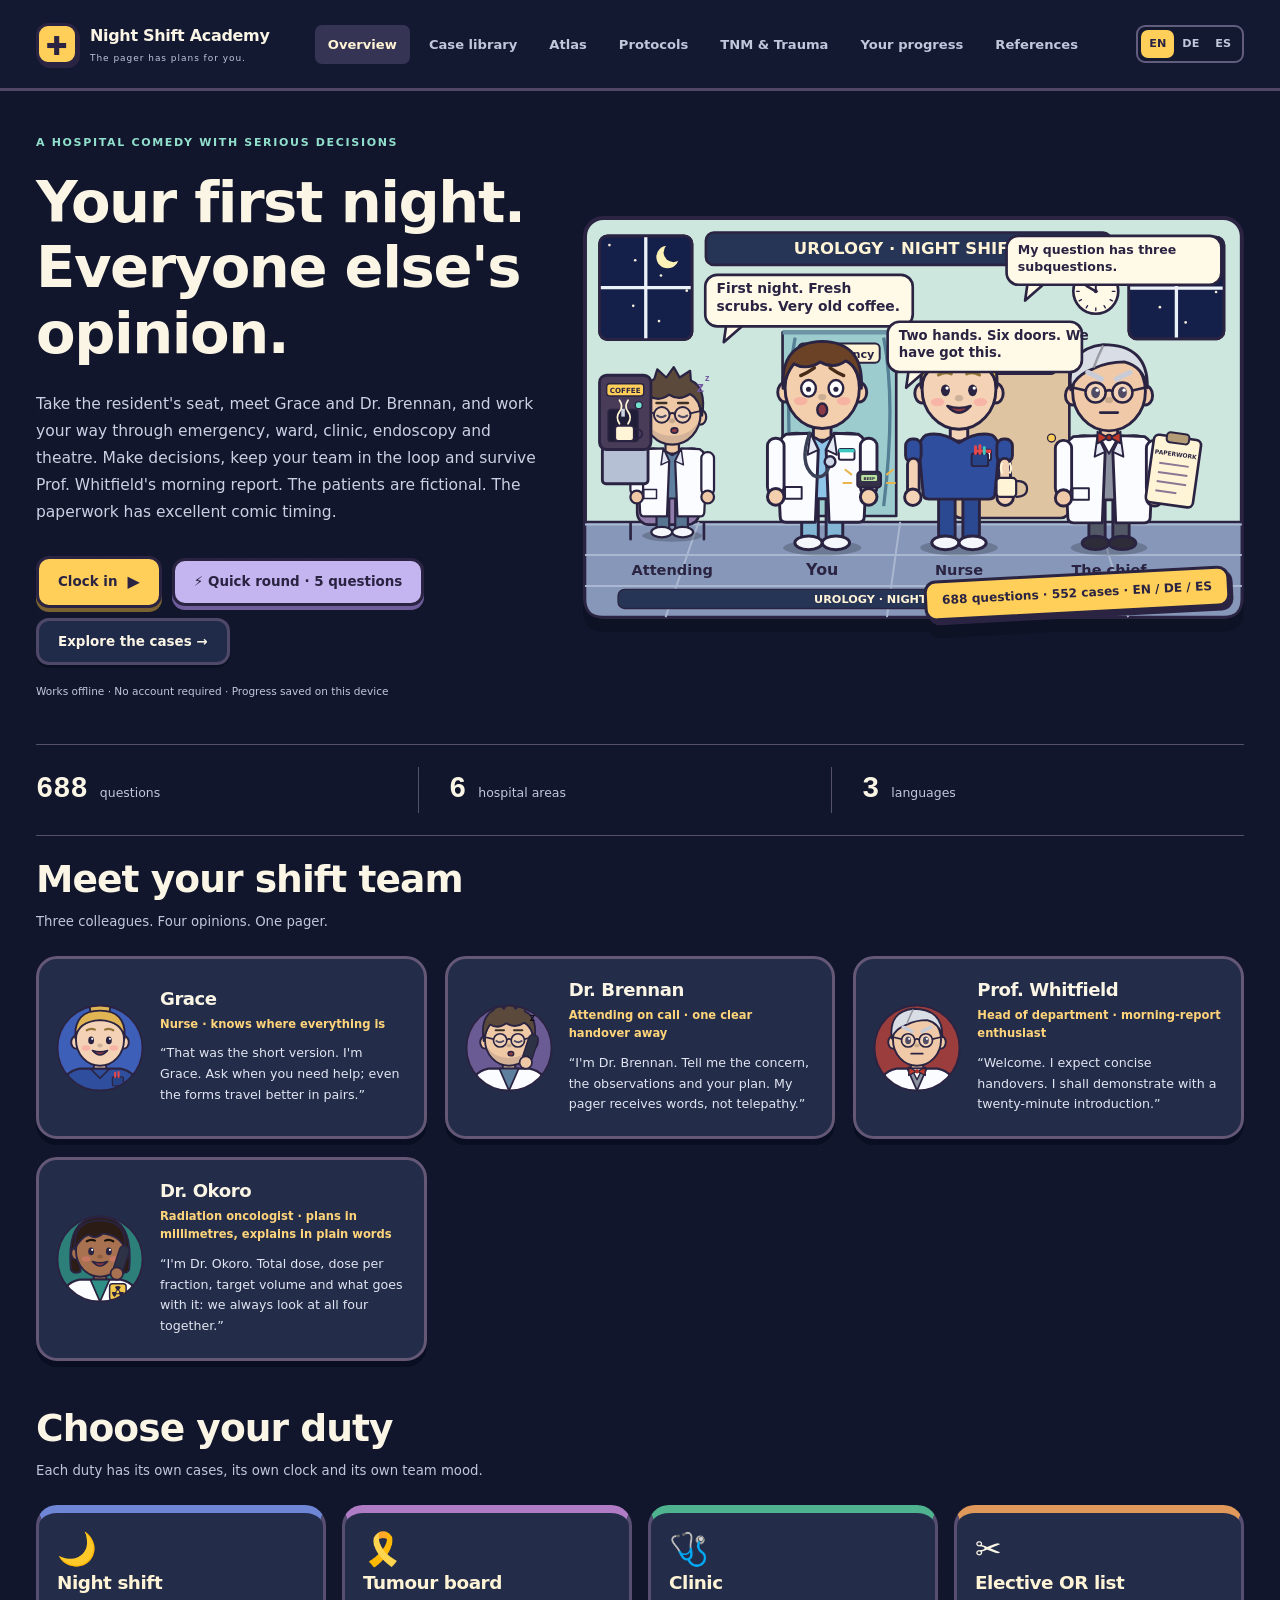
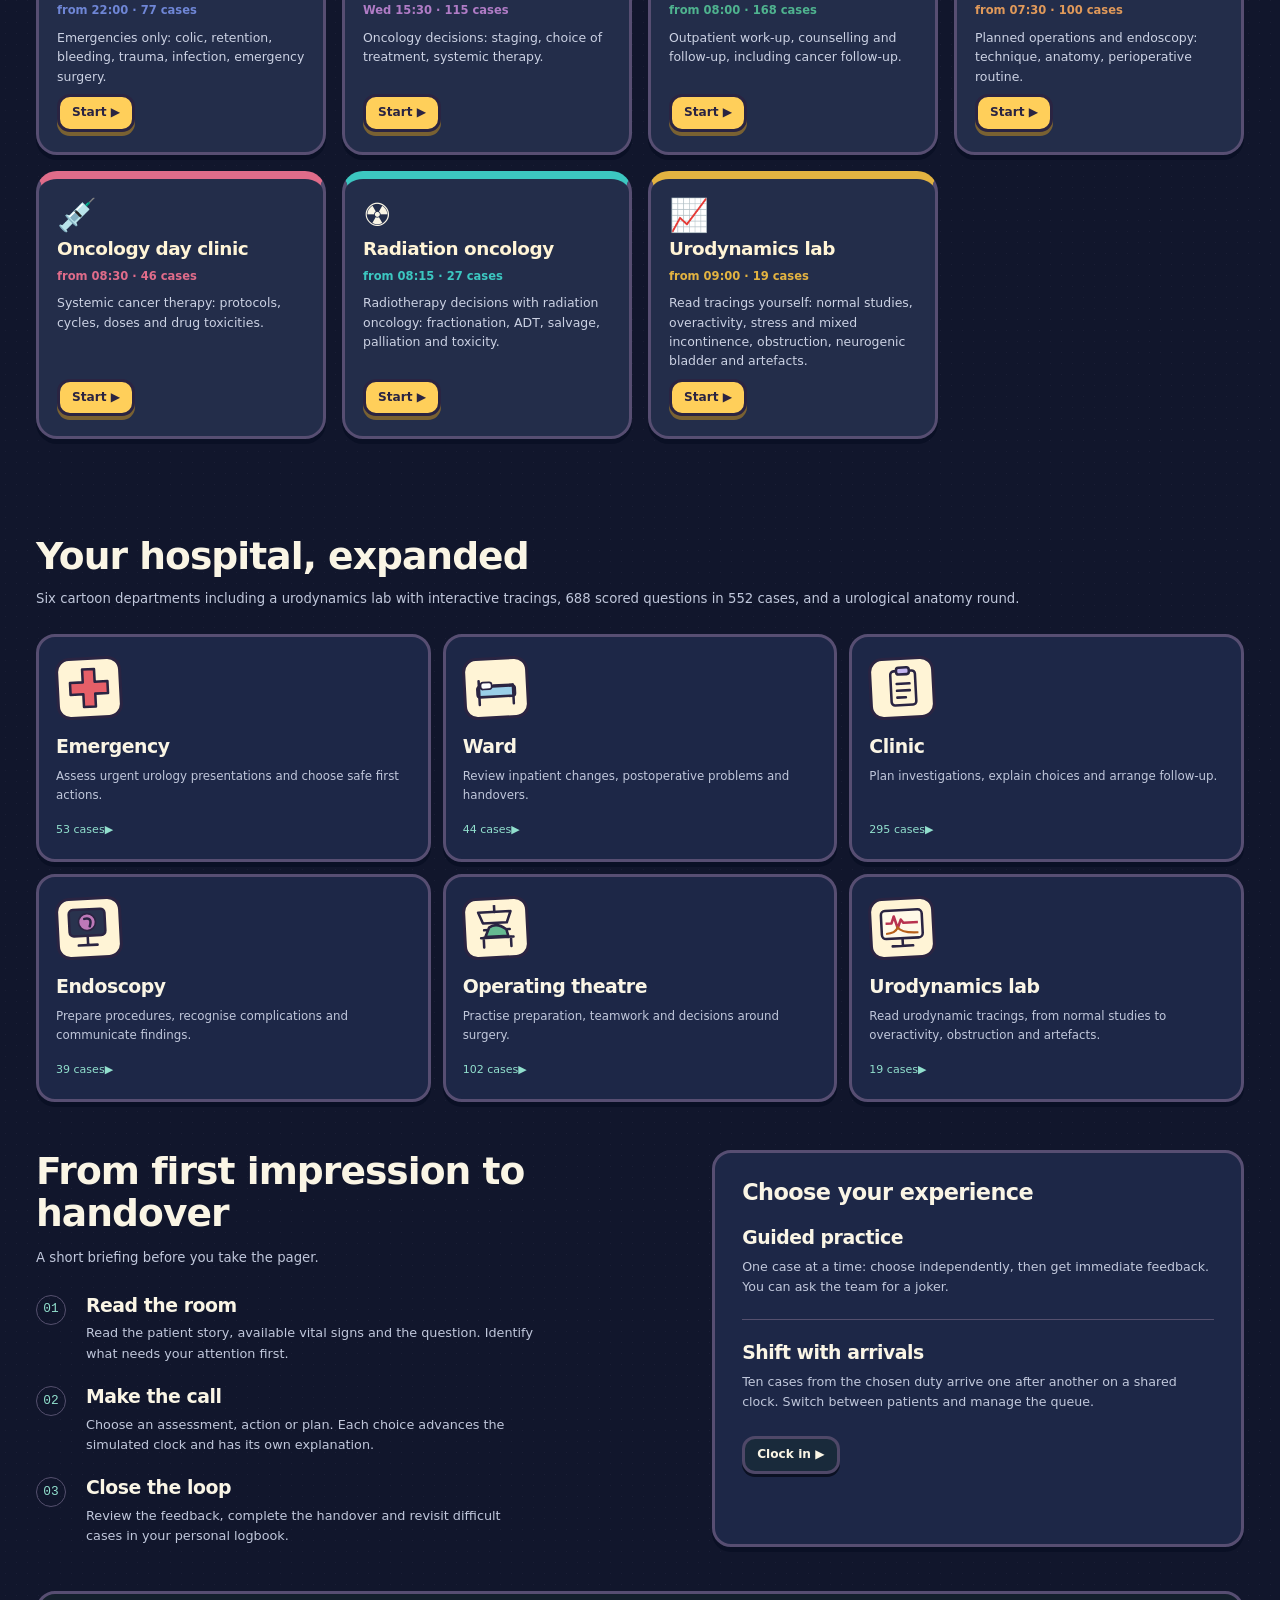
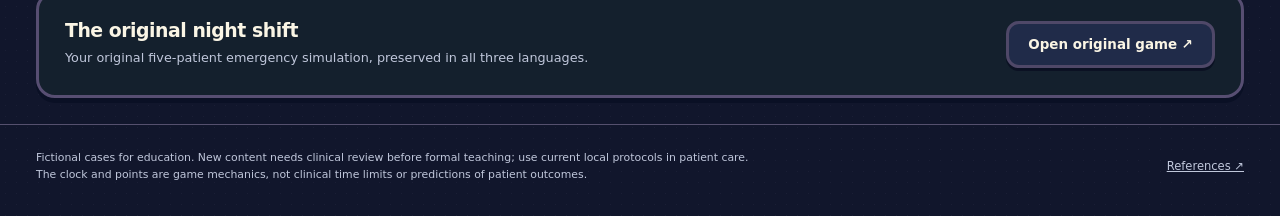
<file: index.html>
<!doctype html>
<html lang="en">
<head>
  <meta charset="utf-8">
  <meta name="viewport" content="width=device-width,initial-scale=1">
  <meta name="theme-color" content="#0b1220">
  <meta name="description" content="A multilingual, case-based urology learning game across six hospital areas, including a urodynamics lab with interactive tracings.">
  <title>Night Shift Academy · Urology</title>
  <link rel="icon" href="assets/favicon.svg" type="image/svg+xml">
  <link rel="stylesheet" href="assets/styles.css">
  <link rel="stylesheet" href="assets/cartoon.css">
</head>
<body>
  <a class="skip" href="#main">Skip to content</a>
  <div id="app"></div>
  <noscript>This learning game needs JavaScript enabled. Dieses Lernspiel benötigt JavaScript. Este juego necesita JavaScript.</noscript>
  <script src="assets/i18n.js"></script>
  <script src="assets/banter.js"></script>
  <script src="assets/art.js"></script>
  <script src="assets/catalog.js"></script>
  <script src="assets/engine.js"></script>
  <script src="assets/urodynamics.js"></script>
  <script src="assets/app.js"></script>
</body>
</html>
</file>
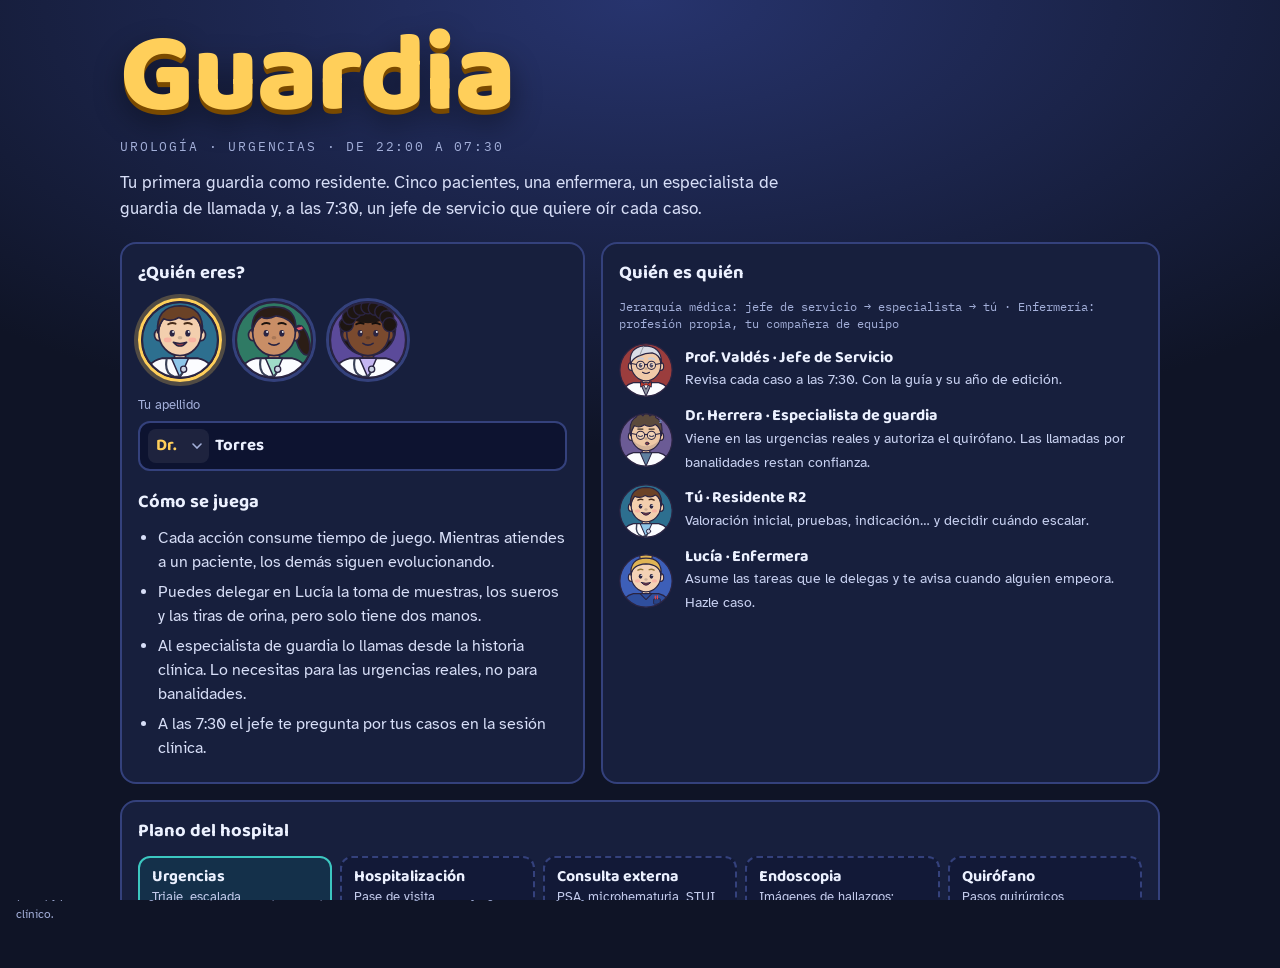
<file: classic/guardia-urologia.html>
<!doctype html>
<html lang="es">
<head>
<meta charset="utf-8">
<meta name="viewport" content="width=device-width, initial-scale=1, viewport-fit=cover">
<title>Guardia de Urología</title>
<link rel="preconnect" href="https://fonts.googleapis.com">
<link rel="preconnect" href="https://fonts.gstatic.com" crossorigin>
<link rel="stylesheet" href="https://fonts.googleapis.com/css2?family=Atkinson+Hyperlegible:ital,wght@0,400;0,700;1,400&family=Baloo+2:wght@500;600;700;800&family=IBM+Plex+Mono:wght@500;600&display=swap">
<style>:root{padding-top:env(safe-area-inset-top,0px);padding-bottom:env(safe-area-inset-bottom,0px)}body{margin:0}img{max-width:100%}[hidden]{display:none!important}</style>
<style>
/* Layout: Nachtdienst-Konsole – HUD oben, Flur-Szene als Bühne, ZNA-Board darunter, Patientenakte als Papier-Overlay.
   Bewusst eine einzige Optik (Nachtschicht): dunkler Grund, MTS-Triagefarben als Semantik, Papier für die Akte. */
:root{
  color-scheme: dark;
  --night:#0f1426; --night-2:#171f3d; --night-3:#212b55; --line:#34417c;
  --text:#ecf1ff; --muted:#a3afd9;
  --paper:#f6f8fc; --paper-2:#e9eff8; --grid:#dbe3ef; --ink:#1c2138; --ink-2:#4d5675;
  --accent:#3cc7c1; --accent-ink:#0b6e6a; --gold:#ffcf5a;
  --mts-rot:#e5484d; --mts-orange:#f28c28; --mts-gelb:#f2c230; --mts-gruen:#36b37e; --mts-blau:#3b82f6;
  --f-display:"Baloo 2","Trebuchet MS",system-ui,sans-serif;
  --f-body:"Atkinson Hyperlegible",system-ui,-apple-system,"Segoe UI",Roboto,sans-serif;
  --f-mono:"IBM Plex Mono",ui-monospace,SFMono-Regular,Menlo,Consolas,monospace;
  --r:14px;
}
*{box-sizing:border-box}
html,body{background:var(--night);color:var(--text)}
body{font-family:var(--f-body);font-size:16px;line-height:1.5;-webkit-font-smoothing:antialiased}
button{font:inherit;color:inherit;cursor:pointer}
:focus-visible{outline:3px solid var(--gold);outline-offset:2px}
h1,h2,h3{text-wrap:balance}

.app{max-width:1320px;margin:0 auto;padding-inline:16px;padding-block:14px 32px;display:flex;flex-direction:column;gap:12px}

.btn{display:inline-flex;align-items:center;justify-content:center;gap:8px;font-family:var(--f-display);font-weight:700;font-size:1rem;line-height:1.1;padding:10px 14px;border-radius:12px;border:2px solid var(--line);background:var(--night-3);color:var(--text);transition:background .15s,border-color .15s,transform .08s}
.btn:hover{background:#2b376b}
.btn:active{transform:translateY(1px)}
.btn.primary{background:var(--accent);color:#052522;border-color:#8be6e1}
.btn.primary:hover{background:#5bd8d2}
.btn[disabled]{opacity:.45;cursor:not-allowed}
.cost{font-family:var(--f-mono);font-size:.72rem;font-weight:600;padding:2px 6px;border-radius:6px;background:rgba(255,255,255,.12);white-space:nowrap}

/* HUD */
.hud{display:flex;flex-wrap:wrap;align-items:center;justify-content:space-between;gap:10px 18px;padding:10px 14px;background:var(--night-2);border:2px solid var(--line);border-radius:var(--r)}
.brand{display:flex;flex-direction:column;line-height:1}
.brand-name{font-family:var(--f-display);font-weight:800;font-size:1.75rem;color:var(--gold);letter-spacing:.01em}
.brand-sub{font-size:.72rem;letter-spacing:.14em;text-transform:uppercase;color:var(--muted);margin-top:2px}
.clock{display:flex;flex-direction:column;align-items:center;line-height:1.05}
.clock-time{font-family:var(--f-mono);font-weight:600;font-size:2rem;font-variant-numeric:tabular-nums;color:#fff}
.clock-sub{font-size:.72rem;color:var(--muted)}
.team{display:flex;flex-wrap:wrap;gap:8px}
.who{display:flex;align-items:center;gap:8px;padding:4px 12px 4px 4px;border-radius:999px;border:2px solid var(--line);background:var(--night-3);text-align:left}
.who:hover{border-color:var(--accent)}
.who svg{width:42px;height:42px;flex:none}
.who-txt{display:flex;flex-direction:column;line-height:1.15;min-width:0}
.who-txt b{font-family:var(--f-display);font-size:.95rem}
.who-txt small{font-size:.7rem;color:var(--muted)}
.meter{display:block;width:92px;height:6px;border-radius:4px;background:#0b1023;margin-top:4px;overflow:hidden}
.meter i{display:block;height:100%;width:50%;background:var(--accent);transition:width .5s,background .5s}

/* Bühne */
.stage{position:relative;border-radius:var(--r);overflow:hidden;border:2px solid var(--line);background:#0b1020}
#scene{display:block;width:100%;height:auto;user-select:none;-webkit-user-select:none}
#player{pointer-events:none}
.stage-hint{display:none;font-size:.74rem;color:var(--muted);margin:-4px 0 0}
@media (max-width:700px){.stage{overflow-x:auto;overscroll-behavior-x:contain;-webkit-overflow-scrolling:touch}#scene{width:900px;max-width:none}.stage-hint{display:block}.board-actions .btn{padding:8px 10px;font-size:.92rem}}
#scene text{font-family:var(--f-display);font-weight:700}
#scene .mono{font-family:var(--f-mono);font-weight:600}
.hit{cursor:pointer;outline:none}
.hit .hl{opacity:0;transition:opacity .15s}
.hit:hover .hl,.hit:focus-visible .hl{opacity:1}
.chip-pulse{transform-box:fill-box;transform-origin:center;animation:pulse 1.1s ease-in-out infinite}
.walking .legL{transform-box:fill-box;transform-origin:50% 0;animation:legA .44s linear infinite}
.walking .legR{transform-box:fill-box;transform-origin:50% 0;animation:legB .44s linear infinite}
.walking .body{animation:bob .22s linear infinite}
.breathe{animation:breathe 3.2s ease-in-out infinite}
.flasher{opacity:0}
.flasher.on{animation:blue .5s linear 6}
.steam path{opacity:0}
.steam.on path{animation:steam 1.6s ease-out 2}
.zzz{font-family:var(--f-display);font-weight:800;font-size:16px;fill:#6c7bb3}
@keyframes pulse{0%,100%{transform:scale(1)}50%{transform:scale(1.2)}}
@keyframes legA{0%,100%{transform:rotate(16deg)}50%{transform:rotate(-16deg)}}
@keyframes legB{0%,100%{transform:rotate(-16deg)}50%{transform:rotate(16deg)}}
@keyframes bob{0%,100%{transform:translateY(0)}50%{transform:translateY(-4px)}}
@keyframes breathe{0%,100%{transform:translateY(0)}50%{transform:translateY(-1.5px)}}
@keyframes blue{0%,100%{opacity:0}30%,70%{opacity:.95}50%{opacity:.25}}
@keyframes steam{0%{opacity:0;transform:translateY(0)}30%{opacity:.85}100%{opacity:0;transform:translateY(-26px)}}

/* ZNA-Board */
.board-head{display:flex;flex-wrap:wrap;align-items:center;justify-content:space-between;gap:10px}
.board-head h2{font-family:var(--f-display);font-size:1.3rem;margin:0;letter-spacing:.02em}
.board-head .hint{display:block;font-size:.8rem;color:var(--muted);margin:2px 0 0}
.board-actions{display:flex;flex-wrap:wrap;gap:8px}
.board{display:grid;grid-template-columns:repeat(5,minmax(0,1fr));gap:10px;margin-top:10px}
@media (max-width:1100px){.board{grid-template-columns:repeat(3,minmax(0,1fr))}}
@media (max-width:720px){.board{grid-template-columns:repeat(2,minmax(0,1fr))}.slot.empty{min-height:0}}
@media (max-width:340px){.board{grid-template-columns:1fr}}
.slot{position:relative;display:flex;flex-direction:column;gap:6px;min-width:0;min-height:138px;padding:10px 12px 12px 18px;border-radius:12px;background:var(--night-2);border:2px solid var(--line);text-align:left;color:var(--text)}
button.slot:hover{border-color:var(--accent)}
.slot::before{content:"";position:absolute;left:0;top:0;bottom:0;width:8px;border-radius:10px 0 0 10px;background:var(--tri,#3a4572)}
.slot .k{font-family:var(--f-mono);font-size:.7rem;color:var(--muted);letter-spacing:.05em;text-transform:uppercase}
.slot .n{font-family:var(--f-display);font-weight:700;font-size:1.06rem;line-height:1.1}
.slot .c{font-size:.84rem;color:#c9d2f2;line-height:1.3}
.slot.empty{border-style:dashed;opacity:.6}
.slot.done{background:#141a33}
.tri-rot{--tri:var(--mts-rot)} .tri-orange{--tri:var(--mts-orange)} .tri-gelb{--tri:var(--mts-gelb)} .tri-gruen{--tri:var(--mts-gruen)} .tri-blau{--tri:var(--mts-blau)}
.bar{display:block;height:8px;border-radius:5px;background:#0b1023;overflow:hidden;margin-top:auto}
.bar i{display:block;height:100%;transition:width .5s}
.bar-l{display:flex;justify-content:space-between;font-size:.68rem;color:var(--muted)}
.badges{display:flex;flex-wrap:wrap;gap:4px}
.badge{font-family:var(--f-mono);font-size:.66rem;font-weight:600;padding:2px 6px;border-radius:6px;background:#27326a;color:#dfe6ff;white-space:nowrap}
.badge.alert{background:var(--mts-rot);color:#fff;animation:pulse 1.2s ease-in-out infinite}
.badge.new{background:var(--gold);color:#3a2a00}
.badge.oa{background:#5b47a8;color:#fff}
.grade{align-self:flex-start;font-family:var(--f-mono);font-size:.7rem;font-weight:600;padding:3px 8px;border-radius:999px}
.g-best{background:#1f6e4d;color:#dbffef} .g-ok{background:#7a5b0e;color:#fff3cf} .g-wrong{background:#8a3f12;color:#ffe7d6} .g-critical{background:#8f1d22;color:#ffe1e1}
.legend{display:flex;flex-wrap:wrap;gap:6px 12px;align-items:center;font-size:.78rem;color:var(--muted);margin:10px 0 0}
.legend span{display:inline-flex;align-items:center;gap:5px}
.legend i{display:inline-block;width:12px;height:12px;border-radius:3px}
.foot{font-size:.78rem;color:var(--muted);max-width:75ch}

/* Akte (Overlay) */
.overlay{position:fixed;inset:0;z-index:40;background:rgba(5,8,20,.72);overflow-y:auto;overscroll-behavior:contain;padding:16px;display:flex;justify-content:center;align-items:flex-start}
.akte{width:min(1000px,100%);background:var(--paper);color:var(--ink);border-radius:18px;box-shadow:0 24px 60px rgba(0,0,0,.55);overflow:hidden;margin-block:auto}
.akte-top{display:flex;align-items:center;justify-content:space-between;gap:10px;padding:8px 10px 8px 16px;background:var(--ink);color:#fff}
.akte-top .lbl{font-family:var(--f-mono);font-size:.74rem;letter-spacing:.08em;text-transform:uppercase}
.x{border:0;background:transparent;color:#fff;font-size:1.4rem;line-height:1;padding:4px 10px;border-radius:8px}
.x:hover{background:rgba(255,255,255,.12)}
.akte-head{display:grid;grid-template-columns:auto minmax(0,1fr);gap:14px;align-items:center;padding:14px 16px;border-bottom:2px solid var(--grid);background-color:var(--paper);background-image:linear-gradient(var(--grid) 1px,transparent 1px),linear-gradient(90deg,var(--grid) 1px,transparent 1px);background-size:22px 22px}
.akte-head svg{width:96px;height:96px}
.akte-name{font-family:var(--f-display);font-size:1.6rem;font-weight:800;line-height:1.05;margin:0}
.akte-meta{font-size:.9rem;color:var(--ink-2);margin-top:4px}
.akte-cc{font-size:1rem;margin-top:6px;font-weight:700}
.pill{display:inline-block;font-family:var(--f-mono);font-size:.7rem;font-weight:600;padding:3px 9px;border-radius:999px;color:#fff;vertical-align:middle}
.pill.gelb{color:#3a2c00}
.vitals{display:grid;grid-template-columns:repeat(6,minmax(0,1fr));gap:8px;padding:12px 16px;border-bottom:2px solid var(--grid)}
@media(max-width:680px){.vitals{grid-template-columns:repeat(3,minmax(0,1fr))}}
.vital{background:#fff;border:2px solid var(--grid);border-radius:10px;padding:6px 9px;min-width:0}
.vital .l{display:block;font-size:.72rem;color:var(--ink-2);letter-spacing:.02em}
.vital .v{display:block;font-family:var(--f-mono);font-weight:600;font-size:1.04rem;font-variant-numeric:tabular-nums;white-space:nowrap;overflow:hidden;text-overflow:ellipsis}
.vital.bad{border-color:#f2a5a5;background:#fff4f4}
.vital.bad .v{color:#b3261e}
.akte-body{display:grid;grid-template-columns:minmax(0,1.05fr) minmax(0,1fr);gap:18px;padding:14px 16px 16px}
@media(max-width:780px){.akte-body{grid-template-columns:1fr}}
.akte h3{font-family:var(--f-display);font-size:1.08rem;margin:0 0 8px}
.groups{display:flex;flex-direction:column;gap:12px}
.group-l{font-size:.7rem;letter-spacing:.1em;text-transform:uppercase;color:var(--ink-2);margin-bottom:6px;font-weight:700}
.acts{display:flex;flex-wrap:wrap;gap:6px}
.aw{display:inline-flex;border-radius:10px}
.act{display:inline-flex;align-items:center;gap:6px;font-weight:700;font-size:.88rem;line-height:1.2;padding:8px 10px;border-radius:10px;border:2px solid #c6d1e4;background:#fff;color:var(--ink);text-align:left}
.act:hover:not([disabled]){border-color:var(--accent-ink);background:#f1fbfa}
.act .cost{background:#e8eef7;color:var(--ink-2)}
.aw .act:first-child:not(:last-child){border-top-right-radius:0;border-bottom-right-radius:0}
.act.del{border-left:0;border-top-left-radius:0;border-bottom-left-radius:0;background:#eef2ff;color:#2e3f8f;font-size:.8rem}
.act.done{background:#e6f5ee;border-color:#a5d8bf;color:#1d5c40}
.act.pending{background:#fff7df;border-color:#efd389;color:#6a4e00}
.act[disabled]{cursor:default}
.findings{list-style:none;margin:0;padding:0;display:flex;flex-direction:column;gap:8px;max-height:430px;overflow-y:auto}
@media(max-width:780px){.findings{max-height:none}}
.finding{background:#fff;border:2px solid var(--grid);border-radius:10px;padding:8px 10px;font-size:.92rem;line-height:1.42}
.finding .t{display:block;font-family:var(--f-mono);font-size:.7rem;color:var(--ink-2);margin-bottom:2px}
.finding.fresh{border-color:var(--accent-ink);box-shadow:0 0 0 3px rgba(11,110,106,.15)}
.akte-foot{display:flex;flex-wrap:wrap;gap:8px;justify-content:space-between;align-items:center;padding:12px 16px 16px;border-top:2px solid var(--grid);background:var(--paper-2)}
.akte-foot .l,.akte-foot .r{display:flex;flex-wrap:wrap;gap:8px}
.akte .btn{background:#fff;color:var(--ink);border-color:#c6d1e4}
.akte .btn:hover{background:#f1f5fb}
.akte .btn.primary{background:var(--accent-ink);color:#fff;border-color:var(--accent-ink)}
.akte .btn.primary:hover{background:#0d827d}
.akte .btn.oa{background:#efeafe;color:#3b2a7c;border-color:#bcaef0}
.akte .btn .cost{background:rgba(0,0,0,.08)}
.akte .btn.primary .cost{background:rgba(255,255,255,.2)}
.disp-q{font-family:var(--f-display);font-size:1.2rem;margin:0 0 10px}
.disp-list{display:flex;flex-direction:column;gap:8px}
.disp{display:flex;gap:12px;align-items:flex-start;text-align:left;padding:12px 14px;border-radius:12px;border:2px solid #c6d1e4;background:#fff;color:var(--ink);font-size:1rem;line-height:1.35}
.disp:hover:not([disabled]){border-color:var(--accent-ink)}
.disp.sel{border-color:var(--accent-ink);background:#e5f6f5;box-shadow:0 0 0 3px rgba(11,110,106,.15)}
.disp[disabled]{opacity:.5;cursor:not-allowed}
.disp .key{flex:none;display:inline-grid;place-items:center;width:26px;height:26px;border-radius:8px;background:var(--paper-2);font-family:var(--f-mono);font-weight:600;font-size:.85rem}
.disp .veto{display:block;font-size:.8rem;color:#8f1d22;margin-top:3px}
.result-head{display:flex;gap:14px;align-items:center;padding:14px;border-radius:14px;border:2px solid}
.result-head svg{width:64px;height:64px;flex:none}
.rh-best{background:#e4f6ec;border-color:#93d5b3} .rh-ok{background:#fff6da;border-color:#ecd187} .rh-wrong{background:#ffeedd;border-color:#f3b789} .rh-critical{background:#ffe4e4;border-color:#ee9b9b}
.result-title{font-family:var(--f-display);font-size:1.3rem;font-weight:800;margin:0;line-height:1.1}
.result-grade{font-family:var(--f-mono);font-size:.72rem;letter-spacing:.06em;text-transform:uppercase;color:var(--ink-2)}
.result p{margin:.6em 0}
.why{margin:6px 0 0;padding-left:20px}
.why li{margin-bottom:6px}
.src{font-size:.8rem;color:var(--ink-2);margin-top:8px}
.logline{display:inline-block;margin-top:6px;font-family:var(--f-mono);font-size:.78rem;background:#eef2ff;color:#2e3f8f;padding:4px 8px;border-radius:8px}
.chosen{font-size:.9rem;color:var(--ink-2);margin-top:8px}
.warn{color:#9a5b00;font-weight:700}

/* Dialog im RPG-Stil */
.scrim{position:fixed;inset:0;z-index:70;background:rgba(5,8,20,.28)}
.dialog{position:fixed;left:50%;transform:translateX(-50%);bottom:calc(16px + env(safe-area-inset-bottom,0px));width:min(940px,calc(100% - 32px));max-height:calc(100% - 32px - env(safe-area-inset-bottom,0px));overflow-y:auto;overscroll-behavior:contain;z-index:80;display:grid;grid-template-columns:auto minmax(0,1fr);gap:14px;padding:14px 16px;border-radius:16px;background:#121a36;border:3px solid #e9eefc;box-shadow:0 0 0 4px #121a36,0 18px 50px rgba(0,0,0,.6);color:var(--text)}
.dlg-portrait svg{width:96px;height:96px;display:block}
@media(max-width:520px){.dlg-portrait svg{width:60px;height:60px}.dialog{gap:10px;padding:12px}}
.dlg-name{font-family:var(--f-display);font-weight:800;font-size:1.12rem;color:var(--gold);line-height:1.1}
.dlg-name small{font-family:var(--f-body);font-weight:400;font-size:.76rem;color:var(--muted);margin-left:8px}
.dlg-text{margin:6px 0 10px;font-size:1.04rem;min-height:3em}
.dlg-choices{display:flex;flex-direction:column;gap:6px;margin-bottom:6px}
.dlg-choice{text-align:left;font-size:.95rem;line-height:1.35;padding:10px 12px;border-radius:10px;border:2px solid var(--line);background:var(--night-3);color:var(--text)}
.dlg-choice:hover{border-color:var(--accent)}
.dlg-row{display:flex;justify-content:flex-end}

/* Toasts */
.toasts{position:fixed;top:calc(12px + env(safe-area-inset-top,0px));right:16px;z-index:90;display:flex;flex-direction:column;gap:8px;width:min(360px,calc(100% - 32px));pointer-events:none}
.toast{background:#121a36;color:var(--text);border:2px solid var(--line);border-left:6px solid var(--accent);padding:9px 12px;border-radius:10px;font-size:.9rem;box-shadow:0 8px 24px rgba(0,0,0,.45);animation:tin .25s ease}
@keyframes tin{from{opacity:0;transform:translateY(-6px)}to{opacity:1;transform:none}}

/* Vollbild-Screens */
html.locked,html.locked body{overflow:hidden}
.screen{position:fixed;inset:0;z-index:50;overflow-y:auto;overscroll-behavior:contain;background:radial-gradient(120% 80% at 50% 0%,#27346e 0%,var(--night) 62%);padding:16px;display:flex;justify-content:center;align-items:flex-start}
.screen-inner{width:min(1040px,100%);margin-block:auto;padding-block:12px 28px}
.title-word{font-family:var(--f-display);font-weight:800;font-size:clamp(3.2rem,11vw,7rem);line-height:.88;letter-spacing:-.01em;color:var(--gold);margin:0;text-shadow:0 5px 0 #7a4a00,0 12px 30px rgba(0,0,0,.45)}
.title-sub{font-family:var(--f-mono);font-size:.82rem;letter-spacing:.14em;text-transform:uppercase;color:var(--muted);margin:10px 0 0}
.title-lede{font-size:1.08rem;max-width:62ch;margin:14px 0 0;color:#d7def7}
.title-grid{display:grid;grid-template-columns:minmax(0,1fr) minmax(0,1.2fr);gap:16px;margin-top:20px}
@media(max-width:820px){.title-grid{grid-template-columns:1fr}}
.card{background:var(--night-2);border:2px solid var(--line);border-radius:16px;padding:16px;min-width:0}
.card h2{font-family:var(--f-display);font-size:1.15rem;margin:0 0 10px}
.avatars{display:flex;gap:10px;flex-wrap:wrap}
.av{border:3px solid var(--line);border-radius:50%;padding:0;background:transparent;line-height:0}
.av svg{width:78px;height:78px}
.av[aria-pressed="true"]{border-color:var(--gold);box-shadow:0 0 0 4px rgba(255,207,90,.25)}
.field{display:flex;flex-direction:column;gap:6px;margin-top:14px}
.field label{font-size:.82rem;color:var(--muted)}
.namebox{display:flex;align-items:center;border:2px solid var(--line);border-radius:12px;background:#0d1330;overflow:hidden}
.namebox span{padding:10px 0 10px 12px;font-family:var(--f-display);font-weight:700;color:var(--muted)}
.namebox input{flex:1;min-width:0;border:0;background:transparent;color:var(--text);font:inherit;font-family:var(--f-display);font-weight:700;font-size:1.05rem;padding:10px 12px 10px 6px}
.namebox input:focus{outline:none}
.namebox span:has(select){padding:6px 0 6px 8px}
.namebox select{appearance:none;-webkit-appearance:none;border:0;border-radius:8px;background:rgba(255,255,255,.07) url("data:image/svg+xml,%3Csvg xmlns='http://www.w3.org/2000/svg' width='10' height='6'%3E%3Cpath d='M1 1l4 4 4-4' fill='none' stroke='%23a3afd9' stroke-width='1.6' stroke-linecap='round'/%3E%3C/svg%3E") no-repeat right 7px center;color:var(--gold);font:inherit;font-family:var(--f-display);font-weight:700;font-size:1.05rem;padding:4px 22px 4px 8px;cursor:pointer}
.namebox select:hover{background-color:rgba(255,255,255,.13)}
.namebox select:focus-visible{outline:2px solid var(--gold);outline-offset:1px}
.namebox select option{background:#0d1330;color:var(--text)}
.namebox:focus-within{border-color:var(--gold)}
.roles{display:flex;flex-direction:column;gap:10px}
.role{display:grid;grid-template-columns:auto minmax(0,1fr);gap:12px;align-items:center}
.role svg{width:54px;height:54px}
.role b{font-family:var(--f-display);font-size:1rem;display:block;line-height:1.15}
.role span{font-size:.86rem;color:#c9d2f2}
.chain{font-family:var(--f-mono);font-size:.74rem;color:var(--muted);margin:2px 0 10px}
.howto{margin:0;padding-left:20px;color:#d7def7}
.howto li{margin-bottom:6px}
.start-row{display:flex;flex-wrap:wrap;gap:12px;align-items:center;margin-top:18px}
.best{font-family:var(--f-mono);font-size:.8rem;color:var(--muted)}
.disclaimer{font-size:.76rem;color:var(--muted);margin-top:16px;max-width:80ch}

/* Frühbesprechung (Bosskampf) */
.boss-stage{border-radius:16px;overflow:hidden;border:2px solid var(--line);background:#141b38}
.boss-stage svg{display:block;width:100%;height:auto}
.hpbar{display:flex;align-items:center;gap:10px;margin:12px 0}
.hpbar b{font-family:var(--f-display);font-size:1rem;white-space:nowrap}
.hp{flex:1;height:14px;border-radius:8px;background:#0b1023;border:2px solid var(--line);overflow:hidden}
.hp i{display:block;height:100%;background:linear-gradient(90deg,#e5484d,#f28c28);transition:width .6s}
.hpbar span{font-family:var(--f-mono);font-size:.8rem;color:var(--muted);white-space:nowrap}
.qcard{background:var(--paper);color:var(--ink);border-radius:16px;padding:16px;margin-top:12px}
.qnum{font-family:var(--f-mono);font-size:.74rem;letter-spacing:.08em;text-transform:uppercase;color:var(--ink-2)}
.qtext{font-family:var(--f-display);font-size:1.25rem;line-height:1.2;margin:4px 0 12px}
.qopts{display:flex;flex-direction:column;gap:8px}
.qopt{display:flex;gap:12px;align-items:flex-start;text-align:left;padding:11px 14px;border-radius:12px;border:2px solid #c6d1e4;background:#fff;color:var(--ink);font-size:1rem;line-height:1.35}
.qopt:hover:not([disabled]){border-color:var(--accent-ink)}
.qopt .key{flex:none;display:inline-grid;place-items:center;width:26px;height:26px;border-radius:8px;background:var(--paper-2);font-family:var(--f-mono);font-weight:600;font-size:.85rem}
.qopt.right{border-color:#2f9a6a;background:#e4f6ec}
.qopt.wrong{border-color:#d0574f;background:#ffe9e7}
.qopt[disabled]{cursor:default}
.qwhy{margin-top:12px;padding:12px;border-radius:12px;background:var(--paper-2);font-size:.95rem}
.qwhy .src{margin-top:6px}

/* Schichtbericht */
.report{background:var(--paper);color:var(--ink);border-radius:18px;overflow:hidden}
.rep-head{padding:18px;background:var(--ink);color:#fff;display:flex;flex-wrap:wrap;gap:14px;align-items:center;justify-content:space-between}
.rep-head h1{font-family:var(--f-display);font-size:1.9rem;margin:0;line-height:1}
.rep-score{font-family:var(--f-mono);font-size:2.2rem;font-weight:600;color:var(--gold);font-variant-numeric:tabular-nums}
.rep-score small{font-size:.9rem;color:#c9d2f2}
.rank{font-family:var(--f-display);font-size:1.1rem;color:#fff}
.rep-body{padding:16px;display:flex;flex-direction:column;gap:16px}
.kpis{display:grid;grid-template-columns:repeat(4,minmax(0,1fr));gap:10px}
@media(max-width:700px){.kpis{grid-template-columns:repeat(2,minmax(0,1fr))}}
.kpi{background:#fff;border:2px solid var(--grid);border-radius:12px;padding:10px 12px;min-width:0}
.kpi .l{font-size:.7rem;text-transform:uppercase;letter-spacing:.07em;color:var(--ink-2)}
.kpi .v{font-family:var(--f-mono);font-size:1.5rem;font-weight:600;font-variant-numeric:tabular-nums}
.rows{display:flex;flex-direction:column;gap:8px}
.row{background:#fff;border:2px solid var(--grid);border-radius:12px;overflow:hidden}
.row summary{display:grid;grid-template-columns:minmax(0,1fr) auto auto;gap:10px;align-items:center;padding:10px 12px;cursor:pointer;list-style:none}
.row summary::-webkit-details-marker{display:none}
.row summary b{font-family:var(--f-display);font-size:1rem}
.row summary .sub{display:block;font-size:.82rem;color:var(--ink-2)}
.row .pts{font-family:var(--f-mono);font-weight:600;font-variant-numeric:tabular-nums}
.row .inner{padding:0 12px 12px;font-size:.92rem}
.quotes{display:grid;grid-template-columns:repeat(3,minmax(0,1fr));gap:10px}
@media(max-width:820px){.quotes{grid-template-columns:1fr}}
.quote{display:grid;grid-template-columns:auto minmax(0,1fr);gap:10px;align-items:start;background:#fff;border:2px solid var(--grid);border-radius:12px;padding:10px}
.quote svg{width:48px;height:48px}
.quote b{font-family:var(--f-display);display:block;font-size:.95rem}
.quote span{font-size:.9rem}
.logbook{list-style:none;margin:0;padding:0;display:flex;flex-wrap:wrap;gap:6px}
.logbook li{font-family:var(--f-mono);font-size:.78rem;background:#eef2ff;color:#2e3f8f;padding:5px 9px;border-radius:8px}
.rep-foot{display:flex;flex-wrap:wrap;gap:10px;padding:0 16px 18px}
.report .btn{background:#fff;color:var(--ink);border-color:#c6d1e4}
.report .btn.primary{background:var(--accent-ink);color:#fff;border-color:var(--accent-ink)}
.report h2{font-family:var(--f-display);font-size:1.15rem;margin:0 0 8px}

@media (prefers-reduced-motion: reduce){
  *,*::before,*::after{animation:none!important;transition:none!important}
}

@media (max-width:600px){
  .hud{gap:8px 12px;padding:10px}
  .brand-name{font-size:1.4rem}
  .clock-time{font-size:1.6rem}
  .team{width:100%;display:grid;grid-template-columns:repeat(3,minmax(0,1fr));gap:6px}
  .who{padding:3px 8px 3px 3px;gap:6px;min-width:0}
  .who svg{width:32px;height:32px}
  .who-txt b{font-size:.8rem;white-space:nowrap;overflow:hidden;text-overflow:ellipsis}
  .who-txt small{display:none}
  .who-txt b .hon{display:none}
  .meter{width:100%}
  #who-chef .who-txt b{max-width:100%}
}

.plan{margin-top:16px}
.plan-grid{display:grid;grid-template-columns:repeat(5,minmax(0,1fr));gap:8px}
@media(max-width:820px){.plan-grid{grid-template-columns:repeat(2,minmax(0,1fr))}}
.loc{display:flex;flex-direction:column;gap:4px;padding:10px 12px;border-radius:12px;border:2px dashed var(--line);background:#121937;min-width:0}
.loc b{font-family:var(--f-display);font-size:1rem;line-height:1.1}
.loc span{font-size:.8rem;color:#c3cbec;line-height:1.3}
.loc i{font-style:normal;font-family:var(--f-mono);font-size:.68rem;color:var(--muted);margin-top:auto;text-transform:uppercase;letter-spacing:.06em}
.loc.on{border-style:solid;border-color:var(--accent);background:#14304a}
.loc.on i{color:var(--accent)}
</style>
</head>
<body>
<div class="app" id="app">
  <header class="hud">
    <div class="brand"><span class="brand-name">Guardia</span><span class="brand-sub">Urgencias · Urología</span></div>
    <div class="clock" aria-live="off"><span class="clock-time" id="hud-time">22:00</span><span class="clock-sub" id="hud-sub">Sesión clínica 07:30</span></div>
    <div class="team" aria-label="Jerarquía y equipo">
      <button class="who" id="who-chef" type="button"><span class="who-pt" data-pt="chef"></span><span class="who-txt"><b>Prof. Valdés</b><small>Jefe de Servicio · te espera a las 07:30</small></span></button>
      <button class="who" id="who-oa" type="button"><span class="who-pt" data-pt="brenner"></span><span class="who-txt"><b>Dr. Herrera</b><small>Especialista de guardia · confianza</small><span class="meter"><i id="m-trust"></i></span></span></button>
      <button class="who" id="who-jana" type="button"><span class="who-pt" data-pt="jana"></span><span class="who-txt"><b>Lucía</b><small>Enfermería · clima de equipo</small><span class="meter"><i id="m-team"></i></span></span></button>
    </div>
  </header>

  <section class="stage" aria-label="Pasillo de Urgencias">
    <svg id="scene" viewBox="0 0 1600 560" role="group" aria-label="Urgencias con control de enfermería, cinco cubículos y entrada de ambulancias"></svg>
  </section>
  <p class="stage-hint">Desliza el pasillo hacia los lados para ver todos los cubículos.</p>

  <section aria-labelledby="board-title">
    <div class="board-head">
      <div><h2 id="board-title">Pizarra de Urgencias</h2><p class="hint">Toca un cubículo para abrir la historia clínica.</p></div>
      <div class="board-actions">
        <button class="btn" id="btn-ask" type="button">Preguntar a Lucía <span class="cost">1 min</span></button>
        <button class="btn" id="btn-wait" type="button">Tomar un café <span class="cost">pasa el tiempo</span></button>
      </div>
    </div>
    <div class="board" id="board"></div>
    <p class="legend">Triaje Manchester:
      <span><i style="background:var(--mts-rot)"></i>rojo · inmediato</span>
      <span><i style="background:var(--mts-orange)"></i>naranja · 10 min</span>
      <span><i style="background:var(--mts-gelb)"></i>amarillo · 30 min</span>
      <span><i style="background:var(--mts-gruen)"></i>verde · 90 min</span>
      <span><i style="background:var(--mts-blau)"></i>azul · 120 min</span>
    </p>
  </section>

  <p class="foot">Juego formativo para residentes de Urología. Todas las personas y los casos son ficticios; las justificaciones citan sus fuentes (guías vigentes en 2026). Las indicaciones y autorizaciones de fármacos reflejan el contexto europeo (EMA) y pueden diferir según AEMPS, COFEPRIS, INVIMA, ANMAT u otras agencias. El juego no sustituye el juicio clínico.</p>
</div>

<div class="overlay" id="case" hidden>
  <article class="akte" id="akte" role="dialog" aria-modal="true" aria-labelledby="akte-name"></article>
</div>

<div class="screen" id="title-screen">
  <div class="screen-inner">
    <h1 class="title-word">Guardia</h1>
    <p class="title-sub">Urología · Urgencias · de 22:00 a 07:30</p>
    <p class="title-lede">Tu primera guardia como residente. Cinco pacientes, una enfermera, un especialista de guardia de llamada y, a las 7:30, un jefe de servicio que quiere oír cada caso.</p>
    <div class="title-grid">
      <div class="card">
        <h2>¿Quién eres?</h2>
        <div class="avatars" id="avatars" role="group" aria-label="Elegir avatar"></div>
        <div class="field">
          <label for="player-name">Tu apellido</label>
          <div class="namebox"><span>Dr.</span><input id="player-name" type="text" maxlength="18" autocomplete="off" value="Torres"></div>
        </div>
        <h2 style="margin-top:18px">Cómo se juega</h2>
        <ul class="howto">
          <li>Cada acción consume tiempo de juego. Mientras atiendes a un paciente, los demás siguen evolucionando.</li>
          <li>Puedes delegar en Lucía la toma de muestras, los sueros y las tiras de orina, pero solo tiene dos manos.</li>
          <li>Al especialista de guardia lo llamas desde la historia clínica. Lo necesitas para las urgencias reales, no para banalidades.</li>
          <li>A las 7:30 el jefe te pregunta por tus casos en la sesión clínica.</li>
        </ul>
      </div>
      <div class="card">
        <h2>Quién es quién</h2>
        <p class="chain">Jerarquía médica: jefe de servicio → especialista → tú · Enfermería: profesión propia, tu compañera de equipo</p>
        <div class="roles" id="roles"></div>
      </div>
    </div>
    <div class="card plan">
      <h2>Plano del hospital</h2>
      <div class="plan-grid">
        <div class="loc on"><b>Urgencias</b><span>Triaje, escalada, indicaciones urgentes</span><i>jugable</i></div>
        <div class="loc"><b>Hospitalización</b><span>Pase de visita, complicaciones posoperatorias</span><i>en preparación</i></div>
        <div class="loc"><b>Consulta externa</b><span>PSA, microhematuria, STUI, seguimiento</span><i>en preparación</i></div>
        <div class="loc"><b>Endoscopia</b><span>Imágenes de hallazgos; requiere material real</span><i>en preparación</i></div>
        <div class="loc"><b>Quirófano</b><span>Pasos quirúrgicos, complicaciones intraoperatorias</span><i>en preparación</i></div>
      </div>
    </div>
    <div class="start-row">
      <button class="btn primary" id="btn-start" type="button">Empezar la guardia</button>
      <span class="best" id="best"></span>
    </div>
    <p class="disclaimer">Casos ficticios para formación de nivel especialista. Fuentes en las justificaciones: guías EAU (edición 2026), NICE NG118, Surviving Sepsis Campaign 2021 y los estudios citados. Las autorizaciones de fármacos reflejan el contexto europeo (EMA) y pueden diferir según AEMPS, COFEPRIS, INVIMA, ANMAT u otras agencias.</p>
  </div>
</div>

<div class="screen" id="boss-screen" hidden>
  <div class="screen-inner" id="boss-inner"></div>
</div>

<div class="screen" id="report-screen" hidden>
  <div class="screen-inner" id="report-inner"></div>
</div>

<div class="scrim" id="scrim" hidden></div>
<div class="dialog" id="dlg" role="dialog" aria-live="polite" hidden>
  <div class="dlg-portrait" id="dlg-portrait"></div>
  <div class="dlg-body">
    <div class="dlg-name" id="dlg-name"></div>
    <p class="dlg-text" id="dlg-text"></p>
    <div class="dlg-choices" id="dlg-choices"></div>
    <div class="dlg-row"><button class="btn primary" id="dlg-next" type="button">Seguir ▸</button></div>
  </div>
</div>
<div class="toasts" id="toasts" aria-live="polite"></div>

<script>
(() => {
'use strict';
/* ============================================================
   PAQUETE DE IDIOMA ESPAÑOL (neutro: España + Latinoamérica) – Guardia de Urología
   ============================================================ */
const cap = s => s.charAt(0).toUpperCase() + s.slice(1);
const L = {
  code: 'es', htmlLang: 'es', title: 'Guardia de Urología', file: 'guardia-urologia.html',
  decimal: ',', storeKey: 'guardia-urologia-v1', defaultName: 'Torres', namePrefix: 'Dr.',
  titles: ['Dr.', 'Dra.'], titlesAria: 'Tratamiento',

  markup: {
    brand_name: 'Guardia', brand_sub: 'Urgencias · Urología', hud_sub: 'Sesión clínica 07:30',
    team_aria: 'Jerarquía y equipo',
    who_chef_name: 'Prof. Valdés', who_chef_role: 'Jefe de Servicio · te espera a las 07:30',
    who_oa_name: 'Dr. Herrera', who_oa_role: 'Especialista de guardia · confianza',
    who_nurse_name: 'Lucía', who_nurse_role: 'Enfermería · clima de equipo',
    stage_aria: 'Pasillo de Urgencias', scene_aria: 'Urgencias con control de enfermería, cinco cubículos y entrada de ambulancias',
    stage_hint: 'Desliza el pasillo hacia los lados para ver todos los cubículos.',
    board_title: 'Pizarra de Urgencias', board_hint: 'Toca un cubículo para abrir la historia clínica.',
    btn_ask: 'Preguntar a Lucía', btn_wait: 'Tomar un café', cost_wait: 'pasa el tiempo',
    legend: 'Triaje Manchester:', leg_rot: 'rojo · inmediato', leg_orange: 'naranja · 10 min', leg_gelb: 'amarillo · 30 min', leg_gruen: 'verde · 90 min', leg_blau: 'azul · 120 min',
    foot: 'Juego formativo para residentes de Urología. Todas las personas y los casos son ficticios; las justificaciones citan sus fuentes (guías vigentes en 2026). Las indicaciones y autorizaciones de fármacos reflejan el contexto europeo (EMA) y pueden diferir según AEMPS, COFEPRIS, INVIMA, ANMAT u otras agencias. El juego no sustituye el juicio clínico.',
    title_word: 'Guardia', title_sub: 'Urología · Urgencias · de 22:00 a 07:30',
    title_lede: 'Tu primera guardia como residente. Cinco pacientes, una enfermera, un especialista de guardia de llamada y, a las 7:30, un jefe de servicio que quiere oír cada caso.',
    who_h: '¿Quién eres?', avatars_aria: 'Elegir avatar', name_label: 'Tu apellido',
    howto_h: 'Cómo se juega',
    howto_1: 'Cada acción consume tiempo de juego. Mientras atiendes a un paciente, los demás siguen evolucionando.',
    howto_2: 'Puedes delegar en Lucía la toma de muestras, los sueros y las tiras de orina, pero solo tiene dos manos.',
    howto_3: 'Al especialista de guardia lo llamas desde la historia clínica. Lo necesitas para las urgencias reales, no para banalidades.',
    howto_4: 'A las 7:30 el jefe te pregunta por tus casos en la sesión clínica.',
    roles_h: 'Quién es quién', chain: 'Jerarquía médica: jefe de servicio → especialista → tú · Enfermería: profesión propia, tu compañera de equipo',
    plan_h: 'Plano del hospital', playable: 'jugable', planned: 'en preparación',
    plan_er: 'Urgencias', plan_er_t: 'Triaje, escalada, indicaciones urgentes',
    plan_ward: 'Hospitalización', plan_ward_t: 'Pase de visita, complicaciones posoperatorias',
    plan_opd: 'Consulta externa', plan_opd_t: 'PSA, microhematuria, STUI, seguimiento',
    plan_endo: 'Endoscopia', plan_endo_t: 'Imágenes de hallazgos; requiere material real',
    plan_or: 'Quirófano', plan_or_t: 'Pasos quirúrgicos, complicaciones intraoperatorias',
    start: 'Empezar la guardia',
    disclaimer: 'Casos ficticios para formación de nivel especialista. Fuentes en las justificaciones: guías EAU (edición 2026), NICE NG118, Surviving Sepsis Campaign 2021 y los estudios citados. Las autorizaciones de fármacos reflejan el contexto europeo (EMA) y pueden diferir según AEMPS, COFEPRIS, INVIMA, ANMAT u otras agencias.',
    next: 'Seguir ▸'
  },

  scene: { station: 'Control de enfermería', er: 'URGENCIAS', erSize: 21, erFit: 0, amb: 'AMBULANCIA', coffeeAria: 'Tomar un café (pasa el tiempo)', newChip: 'nuevo', hr: 'FC' },

  people: {
    jana: { name: 'Lucía', role: 'Enfermera de Urgencias' },
    brenner: { name: 'Dr. Herrera', role: 'Especialista de guardia · de llamada' },
    chef: { name: 'Prof. Valdés', role: 'Jefe de Servicio' },
    mutter: { name: 'Sra. G.', role: 'Madre de Mateo' },
    anae: { name: 'Anestesia', role: 'Anestesióloga de guardia, al teléfono' }
  },
  playerRole: 'Residente de Urología · R2', narrator: 'Guardia',
  tri: { rot: 'rojo', orange: 'naranja', gelb: 'amarillo', gruen: 'verde', blau: 'azul' },
  grade: { best: 'Según la guía', ok: 'Aceptable', wrong: 'Decisión errónea', critical: 'Evento crítico' },
  dest: { home: 'alta a domicilio', ward: 'hospitalización', or: 'quirófano', orImc: 'quirófano → intermedios', orIcu: 'quirófano → UCI', icu: 'UCI', transfer: 'traslado', early: 'turno de mañana' },
  log: {
    sonoKidney: 'Ecografía renal y de vías urinarias', met: 'Tratamiento conservador de la litiasis (TME)', catheter: 'Sondaje vesical', spc: 'Cistostomía suprapúbica',
    sonoBladder: 'Ecografía vesical / residuo', sonoRenal: 'Ecografía renal', stentInd: 'Indicación de doble J urgente',
    duplexScrot: 'Eco-Doppler escrotal', explInd: 'Indicación de exploración escrotal', debrInd: 'Indicación de desbridamiento urgente'
  },

  ui: {
    initFinding: (tri, cc) => `Triaje de enfermería (Manchester ${tri}): ${cc}.`,
    ignored: ref => `Te avisé hace 45 minutos por ${ref}. Solo para que lo sepas.`,
    stCirc: 'Hemodinámica', stIsch: h => `Isquemia ${h} h`, stPain: n => `Dolor EVA ${n}`,
    bay: 'Cubículo', free: 'libre', bedReady: 'Cama preparada. Por ahora.', pts: 'pts', since: d => `hace ${d}`,
    bayFree: n => `Cubículo ${n}: libre`,
    bayDone: (n, name, dest) => `Cubículo ${n}: ${name} – ${dest}. Ver resultado`,
    bayHere: (n, name, age, cc) => `Cubículo ${n}: ${name}, ${age} años, ${cc}. Abrir historia`,
    hudShift: done => `${done} de 5 casos resueltos · Sesión clínica 07:30`, hudOther: 'Sesión clínica 07:30',
    badgeAlert: '! Enfermería', badgeNew: 'nuevo', badgeOA: 'Especialista avisado',
    resultNurse: (s, ref, name) => `Lucía: hecho – ${s} (${name}).`,
    resultBy: (by, s, ref, name) => `${by}: resultado disponible – ${s} (${name}).`,
    by: { lab: 'Laboratorio', rad: 'Radiología' },
    stillFree: n => `El cubículo ${n} todavía está libre.`,
    thanks: 'Lucía: “Gracias por venir enseguida.”',
    vit: ['PA mmHg', 'FC lpm', 'Temp °C', 'SatO₂ %', 'FR rpm', 'Dolor EVA'],
    readyAt: t => `listo a las ${t}`,
    delegate: '→ Lucía', delegateTitle: 'Delegar en Lucía: te cuesta 1 min', nurseBusyBtn: t => `Lucía hasta ${t}`, nurseBusyTitle: 'Lucía está ocupada',
    chartTop: (n, t) => `Historia de Urgencias · Cubículo ${n} · ${t}`, closeChart: 'Cerrar historia',
    mts: tri => `Manchester ${tri}`, inEd: t => `en Urgencias desde las ${t}`, oaInformed: 'Especialista avisado',
    groups: { hx: 'Valoración', dx: 'Pruebas', tx: 'Tratamiento' },
    actionsH: 'Acciones', findingsH: 'Hallazgos y evolución',
    callOA: 'Llamar al especialista', backHall: 'Volver al pasillo', decideBtn: 'Decidir conducta ▸',
    dispQ: (name, ref) => `¿Qué hacemos con ${ref}?`, vetoed: 'Rechazado por el especialista', backActions: '◂ Volver a las acciones', confirm: 'Confirmar',
    yourDecision: 'Tu decisión:', noDecision: 'No dejaste ninguna conducta.', why: '¿Por qué?', sources: 'Fuentes:',
    logPlus: n => `Libro del residente +${n}:`, casePts: x => `Puntos de este caso: <b>${x}</b> de 100`,
    short: { ab: 'Antibiótico', volumen: 'Sueroterapia', analgesie: 'Analgesia', bk: 'Cultivos', ct: 'TC', labor: 'Laboratorio', radio: 'Doppler', urin: 'Tira de orina', insulin: 'Insulina' },
    nurseBusySay: t => `Solo tengo dos manos. Hasta las ${t} estoy ocupada.`,
    nurseOk: label => `Lucía: “Ahora mismo.” – ${label}`,
    oaHello: '… Herrera. ¿Qué pasa?', oaHelloAgain: 'Herrera… ¿Otra vez tú?', howPresent: '¿Cómo presentas el caso?',
    oaAgainNeeded: 'Acabamos de hablar. Ya voy de camino.', oaAgainNot: 'Eso ya lo hablamos. Te cuelgo.',
    oaApproved: 'Especialista avisado: quirófano urgente autorizado.',
    anaeLine: '¿Un quirófano urgente a estas horas? ¿Quién es el especialista responsable? Sin especialista no hay anestesia.', anaeCall: 'Llamar al especialista', anaeBack: 'Volver, lo pienso otra vez',
    coffeeOpen: (name, ref) => `¿Café? ¿Ahora? ¡${cap(ref)} está esperando!`, coffeeUrgent: (name, ref) => `¿Café? ${cap(ref)} no puede esperar.`, coffeeToast: m => `Café. Pasan ${m} minutos.`,
    janaBusy: 'Está todo en la pizarra. Tengo trabajo.', janaNobody: 'Ahora mismo no hay nadie. No durará mucho: tómate un café.', janaAllDone: 'Todo resuelto. Buen trabajo.',
    lastCase: 'Último caso resuelto. Cierra la historia para terminar la guardia.',
    handoverTorsion: h => ({ title: 'Entregado sin plan', text: `A las 06:00 llega el turno de mañana. Tras ${h} h de isquemia, el testículo ya no se puede salvar.`, short: 'Pérdida testicular' }),
    handover: { title: 'Entregado sin plan', text: 'A las 06:00 llega el turno de mañana y no hay conducta definida.', short: 'Entregado sin conducta' },
    handoverSay: 'Ya llegó el turno de mañana. Lo pendiente, lo entregas ahora.',
    endGood: 'Respira. Te dejé un café en el control. Buena guardia hasta ahora.', endMeh: 'Se calma la cosa. La próxima vez hazme caso antes, ¿de acuerdo?',
    narr1: t => `${t}: Urgencias se calma. Después llegan dos llamadas de hospitalización, una sonda obstruida a las cuatro y muy pocas horas de sueño.`,
    narr2: '07:30. Sesión clínica. El jefe te espera.',
    bossAria: 'Sesión clínica en la sala de reuniones', bossHeader: 'Sesión clínica de Urología · 07:30', bossTitle: 'Preguntas sobre la guardia', bossQ: (i, n) => `Pregunta ${i} / ${n}`,
    chefOpen: who => `${who}. No se siente, esto será breve.`,
    chefAllBest: 'He leído su documentación. Ordenada. Inusualmente ordenada. Aun así: cinco preguntas.',
    chefDefault: 'He leído su documentación. Vamos a repasarla. Cinco preguntas.',
    skepsis: 'Escepticismo del jefe', qOf: (i, n) => `Pregunta ${i} de ${n}`, right: 'Correcto.', wrong: 'Incorrecto.', nextQ: 'Siguiente pregunta ▸', toReport: 'Ver el informe de guardia ▸',
    verdict: (r, who) => r === 5 ? 'Cinco de cinco. Estoy… impresionado. No se lo cuente a nadie.'
      : r === 4 ? 'Bien. Aun así, esta noche repase la guía. Con el año de edición.'
      : r === 3 ? 'Irregular. Para el viernes me resume el capítulo de urgencias.'
      : `${who}, pase por mi despacho después de la sesión.`,
    ranks: ['Madera de especialista', 'Guardia sólida', 'Curva de aprendizaje empinada', 'El jefe quiere hablar con usted'],
    neverSeen: 'nunca valorado', abAfter: d => `antibiótico a los ${d}`, ischTime: h => `isquemia hasta el quirófano: ${h} h`,
    oaCalled: (n, bag) => `especialista llamado ${n} ${n > 1 ? 'veces' : 'vez'}${bag ? ' (innecesario)' : ''}`, waste: n => `${n} ${n > 1 ? 'acciones innecesarias' : 'acción innecesaria'}`,
    contactAfter: w => `valorado a los ${w}`, decision: 'Decisión:',
    janaQuote: v => v >= 70 ? 'Buena guardia. Contigo repito noche cuando quieras.' : v >= 45 ? 'Estuvo bien. La próxima vez hazme caso antes.' : 'Te avisé. Varias veces.',
    oaQuote: v => v >= 70 ? 'Presentaciones claras, llamadas justas. Así se puede dormir, y levantarse cuando hace falta.' : v >= 45 ? 'Una o dos llamadas de más o a destiempo. Ya saldrá.' : 'Llama cuando arde. Ni antes ni después.',
    chefQuote: v => v >= 85 ? 'Me fijaré en usted. Para bien.' : v >= 70 ? 'Sólido. La semana que viene hace las guardias sin red.' : v >= 50 ? 'Aprende. Más rápido sería mejor.' : 'Mi despacho. Después del pase de visita.',
    reportTitle: 'Informe de guardia', kpiCare: 'Atención al paciente', kpiBoss: 'Sesión clínica', kpiTrust: 'Confianza del especialista', kpiTeam: 'Clima con enfermería',
    yourCases: 'Tus casos', othersSay: 'Lo que dicen los demás', logbookH: 'Libro del residente', noLog: 'Esta vez sin registros.',
    weighting: best => `Ponderación: 60 % atención al paciente, 25 % sesión clínica, 15 % equipo (especialista y enfermería). Mejor resultado: ${best}.`,
    again: 'Nueva guardia',
    roles: [
      ['Prof. Valdés · Jefe de Servicio', 'Revisa cada caso a las 7:30. Con la guía y su año de edición.'],
      ['Dr. Herrera · Especialista de guardia', 'Viene en las urgencias reales y autoriza el quirófano. Las llamadas por banalidades restan confianza.'],
      ['Tú · Residente R2', 'Valoración inicial, pruebas, indicación… y decidir cuándo escalar.'],
      ['Lucía · Enfermera', 'Asume las tareas que le delegas y te avisa cuando alguien empeora. Hazle caso.']
    ],
    bestText: (best, runs) => `Mejor resultado: ${best} de 100 · ${runs} ${runs > 1 ? 'guardias' : 'guardia'}`,
    avatarAria: i => `Avatar ${i}`,
    oaChip: 'Me llamas desde la historia clínica. Pero solo si arde.'
  },

  intro: who => [
    ['chef', `Buenas noches, ${who}. Su primera guardia en mi servicio.`, 'neutral'],
    ['chef', 'Tres reglas. Primera: el paciente va primero. Segunda: al especialista se le despierta cuando hace falta, no cuando conviene.', 'stern'],
    ['chef', 'Tercera: a las 7:30 me presenta sus casos en la sesión clínica. Con la guía. Con el año de edición.', 'smile'],
    ['brenner', 'Hoy estoy de guardia de llamada. Llámame si arde.', 'neutral', true],
    ['brenner', 'Y cuando llames: quién, qué tiene, cómo está y qué quieres. Breve. De noche no soy muy conversador.', 'sleepy', true],
    ['jana', 'Soy Lucía. Muestras, sueros, tiras de orina: indícalo y delégamelo, así ganas tiempo. Pero solo tengo dos manos.', 'smile'],
    ['jana', 'Si te digo que alguien no me gusta, vienes. ¿Trato hecho?', 'neutral']
  ],

  cases: {
    kaya: {
      name: 'Sr. Rivas', ref: 'el Sr. Rivas', complaint: 'Dolor cólico en flanco izquierdo desde hace 2 h',
      arrival: 'El cubículo 1 ya te espera: Sr. Rivas, 34 años, cólico izquierdo desde hace dos horas. No para quieto. Triaje naranja.',
      alerts: { schmerz: () => 'El Sr. Rivas da vueltas por el pasillo y ya ha pedido tres veces algo para el dolor.' },
      actions: {
        anamnese: { label: 'Anamnesis', find: 'Dolor de inicio brusco, ondulante, en flanco izquierdo con irradiación a ingle y testículo. Náuseas, un vómito. Sin fiebre ni escalofríos. Hace 3 años expulsó un cálculo de forma espontánea. Sin antecedentes, sin medicación habitual, sin alergias.' },
        untersuchung: { label: 'Exploración física', find: 'Inquieto, no encuentra postura antiálgica. Puñopercusión renal izquierda positiva. Abdomen blando, sin irritación peritoneal. Testículos normales.' },
        urin: { label: 'Tira de orina', find: 'Hematíes +++, leucocitos negativos, nitritos negativos.' },
        labor: { label: 'Laboratorio (hemograma, PCR, creatinina, iones)', find: 'Creatinina 0,9 mg/dl · PCR 4 mg/l · leucocitos 9.800/µl · iones normales.' },
        sono: { label: 'Ecografía renal y vesical', find: 'Hidronefrosis grado I izquierda, riñón derecho normal. No se visualiza el cálculo. Vejiga con poco contenido.' },
        ct: { label: 'TC de baja dosis sin contraste', find: 'Cálculo de 6 mm en uréter distal izquierdo (prevesical), hidronefrosis grado I. Sin otros cálculos.' },
        analgesie: { label: 'Metamizol 2 g i.v.', find: 'Metamizol 2 g en infusión corta. A los 20 min, dolor EVA 3/10.' },
        opioid: { label: 'Morfina i.v.', find: p => p.done.analgesie != null ? 'Morfina 3 mg i.v. adicional. Dolor EVA 1/10, paciente somnoliento.' : 'Morfina 3 mg i.v. Dolor EVA 4/10. Según la guía, los opioides son de segunda línea: primero AINE o metamizol.' }
      },
      sbar: {
        good: 'Varón de 34 años, cólico renal izquierdo no complicado: 6 mm distal, afebril, creatinina normal, dolor controlado. Planeo el alta con TME.',
        incomplete: 'Tengo aquí un paciente con litiasis. ¿Le pongo un doble J esta noche?',
        rambling: 'A ver, el Sr. Rivas, 34 años, ya tuvo un cálculo, ahora otra vez dolor, está muy inquieto, ha venido con su esposa, y…'
      },
      oa: {
        bagatelle: (q, t) => q === 'good'
          ? ['Cólico no complicado, afebril, creatinina normal: para esto no me necesitas. Hazlo así.', 'Buenas noches.']
          : [`Son las ${t}. Un cólico no complicado no lleva doble J de madrugada.`, 'Analgesia, imagen, TME y criterios claros para volver. Y ahora sigo durmiendo.']
      },
      disps: {
        heim: 'Alta con analgesia, TME y criterios claros de reconsulta',
        stat: 'Ingreso para control del dolor y vigilancia de la evolución',
        dj: 'Colocación urgente de catéter doble J esta misma noche',
        urs: 'Ureteroscopia con extracción del cálculo en cuanto haya quirófano'
      },
      outcomes: {
        stat: () => ({ title: 'Aceptable, pero innecesario', text: 'Llaman de hospitalización: “¿En serio? ¿Por un cólico controlado?” El Sr. Rivas duerme bien y se va por la mañana. Sin daño, pero con una cama ocupada.', short: 'Ingresado sin necesidad' }),
        noAnalgesia: x => ({ title: 'Plan correcto, dolor olvidado', text: `A las ${x.back} el Sr. Rivas vuelve a Urgencias con EVA 9/10. Primero metamizol, luego a casa.`, short: 'Reconsulta por dolor' }),
        noCT: x => ({ title: 'Alta sin confirmar el cálculo', text: x.sono ? 'La ecografía muestra hidronefrosis grado I, pero el tamaño y la localización del cálculo no están confirmados. De ellos dependen la indicación de TME y el pronóstico.' : 'Alta sin imagen: diagnóstico, tamaño del cálculo e hidronefrosis sin confirmar.', short: 'Alta sin cálculo confirmado' }),
        best: () => ({ title: 'Resuelto con limpieza', text: 'El Sr. Rivas se va a casa con poco dolor, tamsulosina (fuera de indicación, informado), colador de orina y criterios claros para volver. Al quinto día expulsa el cálculo.', short: 'Alta, cálculo expulsado' })
      },
      veto: 'No. Afebril, creatinina normal y dolor controlado: por esto no abro un quirófano de noche. Se va a casa.',
      hint: p => (p.done.analgesie != null || p.done.opioid != null) ? 'El Sr. Rivas ya tiene poco dolor. Puede esperar.' : 'El Sr. Rivas necesita sobre todo analgesia. Indícala y se la pongo yo.',
      rationale: [
        'Cólico no complicado: afebril, función renal normal, dolor controlable → manejo conservador y ambulatorio.',
        'Analgesia: primero AINE o metamizol; los opioides, de segunda línea.',
        'Imagen: tras la ecografía, TC de baja dosis sin contraste para confirmar tamaño y localización.',
        'TME con alfabloqueante para cálculos ureterales distales > 5 mm. ⚠ Evidencia heterogénea: SUSPEND (Lancet 2015) sin beneficio global; los metaanálisis muestran ventaja sobre todo en cálculos distales > 5 mm. La tamsulosina se usa fuera de indicación en la mayoría de los países → informar al paciente.',
        'Derivación urgente solo si hay infección o sepsis, dolor refractario, riñón único, obstrucción bilateral o insuficiencia renal.'
      ],
      sources: 'Guía EAU de urolitiasis (2026) · Pickard et al., SUSPEND, Lancet 2015',
      mm: 'El Sr. Rivas, un cólico no complicado. Prefiero no saber cómo acabó complicándose.'
    },

    brandt: {
      name: 'Sr. Ortega', ref: 'el Sr. Ortega', complaint: 'No orina desde hace 10 h, dolor en hipogastrio',
      arrival: 'Cubículo 2: Sr. Ortega, 78 años. Lleva diez horas sin orinar y la vejiga le llega casi al ombligo. Amarillo.',
      alerts: { klingel: () => 'El Sr. Ortega toca el timbre cada minuto. La vejiga ya le llega al ombligo.' },
      actions: {
        anamnese: { label: 'Anamnesis', find: 'Desde hace años chorro débil, nicturia 3–4 veces, nunca tratado. Desde hace 2 días toma por la noche un antigripal combinado con un antihistamínico sedante. Desde el mediodía solo goteo; desde hace 10 h, nada.' },
        untersuchung: { label: 'Exploración con tacto rectal', find: 'Globo vesical doloroso a dos traveses de dedo bajo el ombligo. Tacto rectal: próstata de unos 50 ml, lisa, elástica, no sospechosa.' },
        sono: { label: 'Ecografía vesical y renal', find: 'Volumen vesical de unos 1100 ml. Sin hidronefrosis bilateral.' },
        labor: { label: 'Laboratorio (creatinina, iones, hemograma)', find: 'Creatinina 1,3 mg/dl · potasio 4,6 mmol/l · PCR 6 mg/l.' },
        dk: { label: 'Sonda vesical, vaciado completo', find: 'Sondaje sin incidencias (Foley 14 Fr). 1150 ml de orina clara de una vez. El Sr. Ortega: “Es usted un ángel.”' },
        dkfrak: { label: 'Sonda con vaciado fraccionado (cada 200 ml)', find: 'Vaciado por fracciones durante 50 min. Mismo resultado, solo más lento, y Lucía queda ocupada 40 min.', note: '¿Pinzar cada 200 ml? ¿No había un ensayo aleatorizado que demostraba que no sirve de nada? Tengo otros cuatro pacientes.' },
        spk: { label: 'Cistostomía suprapúbica', find: 'Cistostomía sin incidencias con la vejiga llena, 1100 ml. Por vía uretral habría funcionado igual, y más rápido.' },
        alpha: { label: 'Iniciar tamsulosina 0,4 mg', find: 'Tamsulosina 0,4 mg cada 24 h.' },
        absetzen: { label: 'Suspender el antigripal', find: 'Antigripal suspendido; el Sr. Ortega queda informado: nada de antihistamínicos sedantes.' }
      },
      sbar: {
        good: 'Varón de 78 años, retención aguda de orina por HBP desencadenada por un antihistamínico. 1100 ml, sonda colocada, creatinina 1,3. Plan: tamsulosina y retirada de sonda en tres días.',
        incomplete: 'El Sr. Ortega no puede orinar. ¿Le pongo una sonda?',
        rambling: 'El Sr. Ortega, 78 años, era carpintero, lleva años con problemas para orinar, su esposa dice que…'
      },
      oa: {
        bagatelle: (q, t) => q === 'good'
          ? ['Me parece un buen plan. Lo habrías tenido igual sin mí.', 'Buenas noches.']
          : [`Son las ${t}. ¿Por una retención?`, 'Sonda, alfabloqueante, retirar el desencadenante y prueba de retirada en unos días. Y ahora déjame dormir.']
      },
      disps: {
        heim: 'Sonda, tamsulosina, sin el antigripal; retirada en 2–3 días',
        ex: 'Retirar la sonda tras el vaciado completo y dar el alta',
        turp: 'Ingreso y RTU de próstata en el próximo quirófano programado'
      },
      outcomes: {
        ex: () => ({ title: 'Recaída previsible', text: 'A las 06:40 el Sr. Ortega vuelve a Urgencias: nueva retención. Sin alfabloqueante, con el desencadenante y tras la sobredistensión vesical, era de esperar.', short: 'Recaída por la mañana' }),
        turp: () => ({ title: 'Demasiado y demasiado pronto', text: 'No hay indicación de RTU de próstata en fase aguda sin prueba de retirada de sonda; el desencadenante era corregible. Por la mañana, el especialista la cancela: “¿Quién programó esto?”', short: 'RTU-P cancelada' }),
        lateDK: x => ({ title: 'Plan correcto, sonda tardía', text: `La sonda no se coloca hasta el alta: el Sr. Ortega esperó ${x.wait} con la vejiga llena.`, short: 'Alta, sonda tardía' }),
        best: () => ({ title: 'Un Sr. Ortega feliz', text: 'Se va a casa con sonda, tamsulosina y sin su antigripal; la diuresis de las primeras horas fue normal. Prueba de retirada a los tres días: con éxito, residuo de 60 ml.', short: 'Alta, retirada con éxito' })
      },
      veto: 'No.',
      hint: p => p.flags.dk ? 'El Sr. Ortega está feliz. Decide la conducta y listo.' : 'El Sr. Ortega necesita una sonda y será feliz.',
      rationale: [
        'Retención aguda de orina por obstrucción prostática benigna, desencadenada por un antihistamínico con efecto anticolinérgico → la anamnesis farmacológica es clave.',
        'El vaciado inmediato y completo es seguro. El vaciado fraccionado no aporta beneficio (ECA, n = 294: hematuria 11,3 % frente a 10,5 %, sin colapso circulatorio).',
        'El alfabloqueante antes de la retirada de sonda aumenta su tasa de éxito; suspender el desencadenante; retirada a los 2–3 días.',
        'Con > 1 l y creatinina elevada, vigilar la poliuria posobstructiva. La RTU de próstata no es una medida de urgencia.'
      ],
      sources: 'Boettcher et al., Urol Int 2013 · Fisher et al., revisión Cochrane 2014 (alfabloqueante antes de la retirada de sonda)',
      mm: 'El Sr. Ortega. Retención de orina. El diagnóstico nocturno más agradecido de la Urología, {name}.'
    },

    albers: {
      name: 'Sra. Molina', ref: 'la Sra. Molina', complaint: 'Fiebre, escalofríos, dolor en flanco derecho',
      arrival: 'Al cubículo 3 llega en ambulancia la Sra. Molina, 58 años. Fiebre de 39,4, escalofríos, flanco derecho. PA 98/60, pulso 118. Naranja… y no me gusta nada.',
      alerts: {
        warn: (p, v) => `Sra. Molina: PA ${v.rr}, pulso ${v.hf}, está cada vez más bradipsíquica. No me gusta nada.`,
        crit: (p, v) => `La Sra. Molina apenas responde, PA ${v.rr}. Te necesito YA en el cubículo 3.`
      },
      actions: {
        anamnese: { label: 'Anamnesis', find: 'Dolor en flanco derecho desde hace 2 días; desde hoy, fiebre y escalofríos. Litiasis renal conocida. Diabetes tipo 2 en tratamiento con metformina. Sin alergias.' },
        untersuchung: { label: 'Exploración física', find: 'Puñopercusión renal derecha claramente positiva. Piel caliente, relleno capilar de 3 s. Abdomen blando, sin rigidez de nuca.' },
        urin: { label: 'Tira de orina', find: 'Leucocitos +++, nitritos positivos, hematíes ++.' },
        bk: { label: 'Hemocultivos + urocultivo', find: 'Hemocultivos 2 × 2 y urocultivo extraídos.' },
        labor: { label: 'Laboratorio con lactato y PCT', find: 'Leucocitos 19.800/µl · PCR 214 mg/l · PCT 11 ng/ml · creatinina 1,7 mg/dl · lactato 3,4 mmol/l.' },
        sono: { label: 'Ecografía renal', find: 'Hidronefrosis grado II derecha, parénquima conservado. Riñón izquierdo normal.' },
        ct: { label: 'TC de baja dosis sin contraste', find: 'Cálculo de 8 mm en uréter proximal derecho, hidronefrosis grado II, rarefacción de la grasa perirrenal.' },
        ab: { label: 'Piperacilina/tazobactam 4,5 g i.v.', find: p => 'Piperacilina/tazobactam 4,5 g i.v. en curso.' + (p.done.bk == null ? ' Cultivos extraídos después: valor limitado. Aun así, no retrasar el antibiótico fue lo correcto.' : '') },
        volumen: { label: 'Cristaloides 30 ml/kg', find: 'Ringer lactato 2000 ml (≈ 30 ml/kg) i.v. La presión arterial sube.' },
        metformin: { label: 'Suspender metformina', find: 'Metformina suspendida (lesión renal aguda, lactato elevado).' }
      },
      sbar: {
        good: 'Mujer de 58 años, pielonefritis obstructiva derecha con sepsis: 39,4 °C, PA 98/60, FC 118, hidronefrosis grado II. Cultivos y antibiótico en curso. Veo indicación de derivación urgente.',
        incomplete: 'La Sra. Molina tiene dolor en flanco derecho e hidronefrosis. La ingresaría y mañana le pondría un doble J.',
        rambling: 'A ver, la Sra. Molina tiene 58 años, es diabética, lleva dos días enferma, su médico de familia ya el viernes… y luego vino la ambulancia, y…'
      },
      oa: {
        good: ['Sepsis con hidronefrosis: eso es una urgencia. Bien que llamas.', 'Llego en 20 minutos y pongo el doble J con la enfermera de quirófano. Tú te quedas en Urgencias.'],
        incomplete: ['Un momento. ¿Fiebre? ¿Presión? … ¿98 de sistólica y pulso 118?', 'Esto no es un doble J para mañana: es un riñón infectado y obstruido. Se deriva esta noche. Voy para allá.'],
        rambling: ['Para. Una frase: qué tiene, cómo está y qué quieres.', '… Urosepsis con hidronefrosis. Bien. Voy, avisa a quirófano.'],
        missing: { ab: '¿Y el antibiótico ya está puesto, espero? Si no: ya, antes que nada.', bk: 'Hemocultivos antes, si no retrasa nada.' }
      },
      disps: {
        entlastung: 'Derivación urgente (doble J o nefrostomía), antibiótico, vigilancia',
        urs: 'Ureteroscopia con extracción del cálculo en la misma anestesia',
        morgen: 'Antibiótico i.v., ingreso y derivación mañana en horario programado',
        met: 'Antibiótico i.v. y alfabloqueante, esperar la expulsión espontánea'
      },
      outcomes: {
        ursFix: x => ({ title: 'Rescatado por el especialista', text: `Herrera en quirófano: “¿Ureteroscopia con urosepsis? No. Ponemos un doble J. El cálculo, cuando esté sin fiebre.” Doble J a las ${x.at}, sale orina purulenta. La paciente se estabiliza gracias al especialista.`, short: 'El especialista cambia a doble J' }),
        shock: x => ({ title: 'Shock séptico', text: `A las ${x.at}: PA 70/40, lactato 6 mmol/l. Lucía llama al especialista: nefrostomía urgente, UCI con noradrenalina. La Sra. Molina sobrevive… como caso de morbimortalidad.${x.met ? ' El antibiótico solo no resuelve un sistema colector obstruido e infectado.' : ''}`, short: 'Shock séptico, UCI' }),
        relief: x => ({
          title: x.late ? 'Correcto, pero tarde' : x.noAb ? 'Correcto, antibiótico tardío' : 'Foco controlado',
          text: (x.level === 'good' ? `Doble J derecho a las ${x.at}, sale orina purulenta. Por la mañana ya sin fiebre; a las 48 h, a hospitalización. Ureteroscopia en tres semanas.`
            : x.level === 'late' ? `Doble J a las ${x.at}. Noradrenalina perioperatoria, un día en intermedios y luego estable. Decisión correcta, pero tardía.`
            : `Doble J a las ${x.at} en shock séptico. Tres días de UCI con vasopresores. Sobrevive.`) + (x.noAb ? ' El antibiótico no se puso hasta el quirófano: va en la primera hora.' : ''),
          short: x.late ? 'Derivada, tarde' : 'Derivada, estable'
        })
      },
      takeover: { title: 'Enfermería tuvo que escalar', text: 'La Sra. Molina está en shock séptico. Lucía llamó ella misma al especialista: nefrostomía urgente, UCI. La escalada vino de enfermería, no de ti.', short: 'Escaló enfermería, UCI', line: 'He llamado al Dr. Herrera. La Sra. Molina está en shock. Ya viene.', oaLine: 'Me hago cargo del cubículo 3. Mañana hablamos.' },
      hint: p => p.flags.ab ? 'La Sra. Molina ya tiene antibiótico, pero el foco es el riñón obstruido. Sin derivación no va a mejorar.' : 'Cubículo 3: la Sra. Molina está séptica y todavía sin antibiótico. Eso va antes que todo.',
      rationale: [
        'Riñón obstruido e infectado = urgencia urológica. El antibiótico no alcanza bien el sistema colector obstruido: la derivación es el control del foco.',
        'Doble J y nefrostomía percutánea son equivalentes (ECA de Pearle et al., J Urol 1998). Con coagulopatía, mejor doble J.',
        'Tratamiento definitivo del cálculo solo tras resolver la infección; tomar urocultivo del sistema ya derivado.',
        'Paquete de sepsis: cultivos, antibiótico en la primera hora, volumen, lactato. Suspender la metformina si hay lesión renal aguda y lactato elevado.'
      ],
      sources: 'Guía EAU de urolitiasis (2026) · NICE NG118 · Pearle et al., J Urol 1998 · Surviving Sepsis Campaign 2021',
      mm: 'La Sra. Molina está en mi UCI. Shock séptico con un riñón obstruido. Lo veremos el jueves en la sesión de morbimortalidad.'
    },

    jonas: {
      name: 'Mateo G.', ref: 'Mateo', complaint: 'Dolor testicular izquierdo súbito desde las 19:45',
      arrival: 'Cubículo 4: Mateo, 15 años, con su madre. Dolor intenso en el testículo izquierdo desde el entrenamiento de fútbol, a las 19:45; ha vomitado dos veces. Naranja.',
      alerts: {
        mutter: () => 'La madre de Mateo pregunta cuándo va a venir alguien. Ha vuelto a vomitar.',
        uhr: () => 'Mateo ya lleva casi seis horas con dolor. Solo lo digo.'
      },
      actions: {
        anamnese: { label: 'Anamnesis (con la madre)', find: 'Dolor de inicio brusco durante el entrenamiento, a las 19:45; desde entonces náuseas y dos vómitos. Sin traumatismo, sin síntomas miccionales, sin fiebre. Hace meses, episodios breves parecidos que cedieron solos. Por vergüenza, consultó tarde.' },
        untersuchung: { label: 'Exploración escrotal', find: 'Testículo izquierdo ascendido y horizontalizado, aumentado de tamaño, duro, muy doloroso. Reflejo cremastérico izquierdo ausente. Signo de Prehn negativo. → Puntuación TWIST 7/7 (riesgo alto).' },
        urin: { label: 'Tira de orina', find: 'Normal.' },
        labor: { label: 'Laboratorio (hemograma, PCR)', find: 'Leucocitos 11.200/µl · PCR 8 mg/l.' },
        doppler: { label: 'Eco-Doppler a pie de cama, por ti', find: 'Sin flujo en el testículo izquierdo, signo del remolino en el cordón espermático. Confirma el diagnóstico, pero con TWIST 7 es prescindible.' },
        radio: { label: 'Eco-Doppler en Radiología', find: 'Radiología: sin flujo en el lado izquierdo… tras una hora de espera.', note: 'Radiología tiene dos TC por delante. Será una hora.' },
        analgesie: { label: 'Morfina + metamizol i.v.', find: 'Morfina 3 mg y metamizol 1 g i.v. Dolor EVA 5/10.' },
        detorsion: { label: 'Intentar detorsión manual', find: 'Detorsión hacia lateral (“abrir el libro”): el dolor mejora algo. No sustituye a la exploración quirúrgica: puede quedar torsión residual o volver a torcerse.' }
      },
      sbar: {
        good: 'Varón de 15 años, escroto agudo izquierdo desde las 19:45, TWIST 7, testículo ascendido, cremastérico ausente. Quiero pasarlo ya a quirófano para exploración.',
        incomplete: 'Adolescente con dolor testicular izquierdo, probablemente epididimitis. Le daría antibiótico y lo revisaría mañana.',
        rambling: 'Mateo estaba en el fútbol… la madre está muy preocupada, y creo que ya le había pasado algo así, pero no tan fuerte…'
      },
      oa: {
        good: ['Escroto agudo con TWIST 7: no hay discusión. No esperamos ninguna ecografía.', 'Llego en 20 minutos. Informa a Mateo y a su madre; el quirófano está avisado.'],
        incomplete: ['¿Epididimitis en un chico de 15 años con inicio brusco y vómitos? ¿Ascendido? ¿Cremastérico?', 'Es una torsión hasta que se demuestre lo contrario. Exploramos. Ya.'],
        rambling: ['Para. ¿Desde cuándo, y cómo está el testículo?', '… ¿Desde las 19:45? Entonces corre el reloj. Voy, avisa a quirófano.'],
        missing: { untersuchung: 'Y explóralo antes de que llegue, por favor. Quiero oír los hallazgos.' }
      },
      disps: {
        op: 'Exploración inmediata, detorsión y orquidopexia bilateral',
        duplex: 'Esperar el eco-Doppler de Radiología y decidir después con el resultado',
        epid: 'Sospecha de epididimitis: antibiótico, reposo, control por la mañana',
        morgen: 'Exploración como primer caso del quirófano programado a las 8'
      },
      outcomes: {
        morning: x => ({ title: 'Pérdida testicular', text: `Pase de visita: testículo duro, sin flujo. Exploración a las 08:00 tras ${x.h} h de isquemia: necrótico. Orquiectomía izquierda y orquidopexia derecha.${x.epid ? ' Un inicio brusco, los vómitos y el testículo ascendido no encajan con una epididimitis.' : ''}`, short: 'Orquiectomía' }),
        saved: x => ({ title: x.duplex ? 'Salvado, pese al rodeo' : 'Testículo salvado', text: `Exploración a las ${x.or} tras ${x.h} h de isquemia: torsión de 720°, rosado tras la detorsión. Orquidopexia bilateral.${x.duplex ? ' La hora de espera a Radiología no hacía falta.' : ''}`, short: 'Testículo conservado' }),
        borderline: x => ({ title: 'En el límite', text: `Exploración a las ${x.or} tras ${x.h} h: tras la detorsión y compresas calientes, perfusión dudosa; se conserva. Riesgo alto de atrofia.${x.duplex ? ' La hora de espera a Radiología no hacía falta.' : ''}`, short: 'Viabilidad dudosa' }),
        lost: x => ({ title: 'Pérdida testicular', text: `Exploración a las ${x.or} tras ${x.h} h: necrótico. Orquiectomía izquierda y orquidopexia derecha.${x.duplex ? ' La hora de espera a Radiología no hacía falta.' : ''}`, short: 'Orquiectomía' })
      },
      hint: (p, h) => `Cubículo 4. El chico lleva ${h} horas con dolor testicular. Corre el reloj.`,
      rationale: [
        'La torsión testicular es un diagnóstico clínico. TWIST ≥ 5 = riesgo alto → exploración sin imagen previa (Barbosa et al., J Urol 2013).',
        'La imagen no debe retrasar la cirugía. Tasa de rescate < 6 h 90–100 %, a las 12 h ≈ 50 %, > 24 h < 10 %.',
        'La ausencia del reflejo cremastérico y el signo de Prehn no son fiables. La detorsión manual no sustituye a la exploración.',
        'Orquidopexia contralateral, porque la deformidad en badajo de campana suele ser bilateral. A los 15 años: información y consentimiento de los padres o tutores, escuchando al paciente.'
      ],
      sources: 'Guía EAU de urología pediátrica (2026) · BAUS · Barbosa et al., J Urol 2013 (TWIST)',
      mm: 'El chico del cubículo 4 tiene desde esta mañana un testículo menos. Lo hablaremos el jueves en la sesión de morbimortalidad. Con detalle.'
    },

    petersen: {
      name: 'Sr. Fuentes', ref: 'el Sr. Fuentes', complaint: 'Tumefacción escrotal dolorosa desde hace 3 días, fiebre',
      arrival: 'Cubículo 5: Sr. Fuentes, 64 años, diabético. Dolor e hinchazón del escroto desde hace tres días, fiebre de 38,9, pulso 122. Huele mal. Naranja.',
      alerts: {
        warn: (p, v) => `Sr. Fuentes: pulso ${v.hf}, la presión baja y el eritema avanza; se lo marqué con marcador hace una hora.`,
        crit: (p, v) => `El Sr. Fuentes está en shock, PA ${v.rr}. ¡Cubículo 5, ya!`
      },
      actions: {
        anamnese: { label: 'Anamnesis', find: 'Hace 4 días, “un granito” en el periné; desde entonces, dolor e hinchazón en aumento. Diabetes tipo 2 (última HbA1c 9,8 %), IMC 38, fumador. Sin alergias.' },
        untersuchung: { label: 'Exploración genital y perineal', find: 'Escroto muy edematoso, eritema hasta la ingle izquierda, necrosis central violácea-negruzca, crepitación, exudado maloliente. Dolor desproporcionado respecto a la lesión local.' },
        bk: { label: 'Hemocultivos + frotis de la herida', find: 'Hemocultivos 2 × 2 y frotis de la herida extraídos.' },
        labor: { label: 'Laboratorio con lactato y glucemia', find: 'Leucocitos 24.000/µl · PCR 312 mg/l · sodio 131 mmol/l · glucemia 412 mg/dl · creatinina 1,6 mg/dl · lactato 3,9 mmol/l (LRINEC alto).' },
        ct: { label: 'TC de pelvis', find: 'Gas subcutáneo perineal y escrotal hasta la ingle izquierda, sin extensión intraabdominal.' },
        ab: { label: 'Pip/tazo + clindamicina i.v.', find: 'Piperacilina/tazobactam 4,5 g y clindamicina 600 mg i.v. en curso.' },
        volumen: { label: 'Cristaloides 30 ml/kg', find: 'Ringer lactato 2000 ml i.v. La presión sube algo.' },
        insulin: { label: 'Insulina en perfusión', find: 'Perfusión de insulina según protocolo.' }
      },
      sbar: {
        good: 'Varón diabético de 64 años, séptico con FC 122 y PA 104/62, necrosis y crepitación escrotal: sospecha de gangrena de Fournier. Antibiótico en curso; te necesito para un desbridamiento urgente.',
        incomplete: 'El Sr. Fuentes tiene un absceso escrotal. ¿Lo drenamos mañana con anestesia local?',
        rambling: 'El Sr. Fuentes, 64 años, diabético, fumador, fue a su médico, le dio una pomada, y ahora huele mal, y su esposa…'
      },
      oa: {
        good: ['Fournier. Es la urgencia de la noche.', 'Llamo a Anestesia y tú avisas a quirófano. Desbridamiento amplio y second look mañana.'],
        incomplete: ['¿Absceso? ¿Crepitación? ¿Necrosis? ¿Está séptico?', 'Es una gangrena de Fournier hasta que se demuestre lo contrario. Se desbrida esta noche. Voy.'],
        rambling: ['Para. ¿Fiebre, hemodinámica, piel?', '… Crepitación y necrosis. Fournier. Voy, avisa a quirófano.'],
        missing: { ab: 'Antibiótico ya, si no está puesto: amplio espectro y con clindamicina.' }
      },
      disps: {
        op: 'Desbridamiento urgente esta noche, second look y UCI',
        morgen: 'Antibiótico i.v., ingreso y desbridamiento en horario programado',
        lokal: 'Incisión y drenaje con anestesia local en Urgencias',
        hbo: 'Traslado para oxigenoterapia hiperbárica antes de operar'
      },
      outcomes: {
        morgen: () => ({ title: 'Necrosis progresiva', text: 'Durante la noche la necrosis avanza hasta la pared abdominal; a las 04:10, shock séptico. Lucía avisa al especialista: desbridamiento urgente y UCI con fallo multiorgánico. Caso de morbimortalidad.', short: 'Desbridamiento tardío, UCI' }),
        lokal: () => ({ title: 'Poco y superficial', text: 'La incisión con anestesia local no alcanza la necrosis. A las 05:30, progresión; el especialista hace un desbridamiento urgente con anestesia general.', short: 'Desbridamiento tardío' }),
        hbo: () => ({ title: 'Retraso por el rodeo', text: 'No hay cámara hiperbárica disponible, y la oxigenoterapia no sustituye a la cirugía. Desbridamiento a mediodía: fallo multiorgánico y larga estancia en UCI.', short: 'Desbridamiento a mediodía' }),
        op: x => ({
          title: x.tier === 'fast' ? 'Rápido y radical' : x.tier === 'late' ? 'Correcto, pero tarde' : 'Correcto, pero muy tarde',
          text: (x.tier === 'fast' ? `Desbridamiento radical a las ${x.or}: necrosis resecada hasta la ingle, testículos conservados. UCI, second look a las 24 h. Estable.`
            : x.tier === 'late' ? `Desbridamiento a las ${x.or}. Shock séptico perioperatorio con noradrenalina, tres second looks. Sobrevive tras una larga estancia en UCI.`
            : `Desbridamiento a las ${x.or} en shock. Fallo multiorgánico, semanas de UCI.`) + (x.noAb ? ' El antibiótico no se puso hasta el quirófano: va al principio.' : ''),
          short: x.best ? 'Desbridado, estable' : 'Desbridado, tarde'
        })
      },
      takeover: { title: 'Enfermería tuvo que escalar', text: 'El Sr. Fuentes está en shock séptico. Lucía llamó ella misma al especialista: desbridamiento urgente, UCI. La escalada vino de enfermería, no de ti.', short: 'Escaló enfermería, UCI', line: 'He llamado al Dr. Herrera. El Sr. Fuentes está en shock. Ya viene.', oaLine: 'Me hago cargo del cubículo 5. Mañana hablamos.' },
      hint: p => 'Cubículo 5. Esto huele a Fournier. Yo no lo dejaría esperar ni un minuto.' + (p.flags.ab ? '' : ' Primero, el antibiótico.'),
      rationale: [
        'Gangrena de Fournier = fascitis necrosante del periné. El diagnóstico es clínico: dolor desproporcionado, necrosis, crepitación, sepsis.',
        'Antibiótico de amplio espectro inmediato y desbridamiento radical urgente, con second looks programados.',
        'El tiempo hasta el desbridamiento es el factor modificable más importante: > 12 h → mortalidad del 27,7 % frente al 2,6 %; cada 3 h de retraso aumenta el riesgo (cohorte, n = 125).',
        'La TC puede mostrar la extensión, pero no debe retrasar la cirugía. Oxigenoterapia hiperbárica: evidencia insuficiente; no sustituye a la cirugía.'
      ],
      sources: 'Guía EAU de infecciones urológicas (2026) · cohorte de Fournier, BJS Open 2024',
      mm: 'El Sr. Fuentes: Fournier, desbridamiento horas después. ¿Sabe lo que eso significa para la mortalidad? Enseguida lo sabrá.'
    }
  },

  boss: [
    { q: 'Riñón obstruido e infectado por un cálculo ureteral de 8 mm. ¿Qué afirmación sobre la derivación es correcta?',
      o: ['Nefrostomía y doble J son igual de eficaces.', 'Con coagulopatía es preferible la nefrostomía.', 'Lo ideal es tratar el cálculo en la misma anestesia.', 'Con un antibiótico eficaz se puede prescindir de derivar.'],
      why: 'Doble J y nefrostomía fueron equivalentes en defervescencia y estancia en el ECA de Pearle et al. (1998). Con coagulopatía, mejor doble J, porque no requiere punción. Tratamiento definitivo del cálculo solo tras resolver la infección.', src: 'Guía EAU de urolitiasis (2026) · Pearle et al., J Urol 1998' },
    { q: 'Varón de 15 años, dolor testicular desde hace 3 h, puntuación TWIST 7. ¿Qué es correcto?',
      o: ['Un reflejo cremastérico presente descarta la torsión.', 'Exploración inmediata; el Doppler es prescindible.', 'Antes de operar, el Doppler es obligatorio para documentar.', 'Tras una detorsión manual eficaz, no hace falta operar.'],
      why: 'TWIST ≥ 5 implica riesgo alto: exploración sin imagen. El reflejo cremastérico no es fiable. También tras una detorsión manual se explora y se fija el testículo, igual que el contralateral.', src: 'Barbosa et al., J Urol 2013 · Guía EAU de urología pediátrica (2026)' },
    { q: 'En la gangrena de Fournier, ¿qué factor se asocia más con la mortalidad y además es modificable?',
      o: ['La elección entre carbapenem y piperacilina/tazobactam', 'El tiempo hasta el primer desbridamiento quirúrgico', 'Una oxigenoterapia hiperbárica precoz', 'La realización de una colostomía de protección'],
      why: 'En una cohorte de 125 pacientes, la mortalidad aumentó con cada 3 h de retraso; > 12 h hasta el desbridamiento: 27,7 % frente a 2,6 %. La oxigenoterapia hiperbárica carece de evidencia sólida; la colostomía solo es necesaria con afectación perianal extensa.', src: 'Cohorte de Fournier, BJS Open 2024 · Guía EAU de infecciones urológicas (2026)' },
    { q: 'Retención aguda de orina con 1100 ml. ¿Qué afirmación está respaldada por la evidencia?',
      o: ['El vaciado fraccionado reduce el riesgo de hematuria.', 'Un alfabloqueante antes de retirar la sonda es útil.', 'A partir de 1000 ml la cistostomía es obligatoria.', 'La retirada de sonda debe esperar al menos cuatro semanas.'],
      why: 'En el ECA de Boettcher et al. (n = 294), el vaciado fraccionado y el completo no difirieron (hematuria 11,3 % frente a 10,5 %). El alfabloqueante antes de la retirada de sonda aumenta su éxito; la retirada suele hacerse a los 2–3 días.', src: 'Boettcher et al., Urol Int 2013 · Fisher et al., Cochrane 2014' },
    { q: 'Cálculo de 6 mm en uréter distal, afebril, creatinina normal. ¿Qué es correcto?',
      o: ['La tamsulosina tiene indicación aprobada para la TME.', 'Sin fiebre, la ureteroscopia urgente es de elección.', 'La TME con alfabloqueante tiene respaldo de la guía.', 'Los opioides son los analgésicos de primera elección.'],
      why: 'La EAU recomienda el alfabloqueante como TME en cálculos ureterales distales > 5 mm. ⚠ La evidencia es heterogénea (SUSPEND, Lancet 2015). Fuera de indicación en la mayoría de los países: informar al paciente. Analgesia: AINE o metamizol antes que opioides.', src: 'Guía EAU de urolitiasis (2026) · Pickard et al., Lancet 2015' }
  ],
  chefRight: ['Correcto.', 'Mmm. Correcto.', 'No lo habría dicho mejor. Casi.', 'Bien. Siguiente.', 'Correcto. Se ha leído la guía.'],
  chefWrong: ['Interesante. Incorrecto, pero interesante.', '¿De qué libro sacó eso? ¿De 1987?', 'No. Y creo que usted lo sabe.', 'Incorrecto. Apúnteselo.', 'No. Guía, capítulo de urgencias. Esta noche.'],
  chefSayings: [
    'Las guías no son leyes. Pero quien se aparta de ellas necesita una muy buena razón y una muy buena documentación.',
    'Un especialista al que despiertan de noche está molesto. Un especialista que se entera por la mañana de una urgencia es un peligro.',
    'Haga caso a enfermería. Ven a los pacientes más que usted.',
    'A las 7:30 quiero casos, no historias.'
  ]
};

/* ============================================================
   KERN – sprachunabhängige Spiellogik (Zeiten, Schwellen, Bewertung)
   Texte kommen ausschließlich aus dem Sprachpaket L.
   ============================================================ */
const T0 = 22 * 60;             // Spielbeginn 22:00
const SHIFT_LIMIT = 480;        // 06:00 – spätestens Übergabe an den Frühdienst
const DISP_MIN = 8;             // Dokumentation + Übergabe pro Procedere
const BAY_X0 = 320;
const BAY_W = 216;

const clamp = (v, a = 0, b = 100) => Math.max(a, Math.min(b, v));
const clockStr = t => { const m = ((T0 + Math.round(t)) % 1440 + 1440) % 1440; return String(Math.floor(m / 60)).padStart(2, '0') + ':' + String(m % 60).padStart(2, '0'); };
const dur = m => { m = Math.max(0, Math.round(m)); return m < 60 ? `${m} min` : `${Math.floor(m / 60)}:${String(m % 60).padStart(2, '0')} h`; };
const fmt1 = x => x.toFixed(1).replace('.', L.decimal);
const hrs = m => fmt1(m / 60);

const AVATARS = [
  { skin: '#f3cfae', hair: 'short', hairColor: '#6b4226', top: '#8ec5e8', outfit: 'coat', stetho: true, badge: '#3cc7c1', bg: '#2d6f8f' },
  { skin: '#c98e66', hair: 'pony', hairColor: '#2b1d16', top: '#9fdcc8', outfit: 'coat', stetho: true, badge: '#3cc7c1', bg: '#2f7a64' },
  { skin: '#7a4a2e', hair: 'curly', hairColor: '#1d1512', top: '#c4b5f0', outfit: 'coat', stetho: true, badge: '#3cc7c1', bg: '#5b4a9a' }
];

const LOOKS = {
  jana: { skin: '#f4d2b5', hair: 'bun', hairColor: '#e0b453', top: '#2f4f9e', outfit: 'scrubs', pens: true, badge: '#e5484d', bg: '#3d5fb8' },
  brenner: { skin: '#efc9a6', hair: 'messy', hairColor: '#5b4a3c', glasses: true, stubble: true, top: '#5f7f9e', outfit: 'coat', bg: '#6b5b95' },
  chef: { skin: '#f0caa8', hair: 'sidepart', hairColor: '#d9dde6', browColor: '#c9ccd6', bushy: true, glasses: true, bowtie: true, outfit: 'coatsuit', bg: '#9b3d3d' },
  mutter: { skin: '#f5d6bc', hair: 'bob', hairColor: '#4a3428', top: '#5aa469', outfit: 'cardigan', bg: '#3f7d55' },
  anae: { skin: '#e9bf9c', hair: 'pony', hairColor: '#7a3b2a', top: '#3d8f7a', outfit: 'scrubs', bg: '#2f6f62' }
};
const PEOPLE = Object.fromEntries(Object.keys(LOOKS).map(k => [k, Object.assign({}, LOOKS[k], L.people[k])]));

/* Rettungswahrscheinlichkeit des Hodens nach Ischämiezeit (min), nach BAUS/EAU: <6 h 90–100 %, 12 h ≈50 %, >24 h <10 % */
function viability(isch) {
  if (isch <= 360) return 95;
  if (isch <= 720) return 95 - (isch - 360) / 360 * 45;
  if (isch <= 1440) return 50 - (isch - 720) / 720 * 40;
  return 5;
}

const CASES = [
/* ---------------------------------------------------------- 1 KOLIK */
{
  id: 'kaya', bay: 0, arrive: 0, triage: 'orange', age: 34, kind: 'pain',
  look: { skin: '#d6a27a', hair: 'short', hairColor: '#1d1714', beard: true, blanket: '#f2c879', gown: '#bcd6ef' },
  stab0: 90, pain0: 9, needsOA: false,
  vitals(p) { const hi = p.pain > 5; return { sys: hi ? 152 : 134, dia: hi ? 92 : 82, hf: hi ? 98 : 80, temp: 36.8, spo2: 99, af: hi ? 18 : 14, nrs: p.pain }; },
  alerts: [
    { id: 'schmerz', level: 'warn', when: p => p.done.analgesie == null && p.done.opioid == null && p.pending.analgesie == null && S.t - p.arrivedAt >= 30 }
  ],
  actions: [
    { id: 'anamnese', g: 'hx', cost: 5, tag: 'key' },
    { id: 'untersuchung', g: 'hx', cost: 5, tag: 'useful' },
    { id: 'urin', g: 'dx', cost: 3, delegable: true, nurseMin: 5, tag: 'useful' },
    { id: 'labor', g: 'dx', cost: 5, async: 40, by: 'lab', delegable: true, nurseMin: 6, tag: 'useful' },
    { id: 'sono', g: 'dx', cost: 10, tag: 'key' },
    { id: 'ct', g: 'dx', cost: 5, async: 40, by: 'rad', tag: 'key' },
    { id: 'analgesie', g: 'tx', cost: 5, delegable: true, nurseMin: 5, tag: 'key', effect: p => { p.pain = Math.min(p.pain, 3); p.flags.iv = true; } },
    { id: 'opioid', g: 'tx', cost: 5, tag: 'neutral', effect: p => { p.pain = Math.min(p.pain, p.done.analgesie != null ? 1 : 4); p.flags.iv = true; } }
  ],
  disps: [
    { id: 'heim', grade: 'best', dest: 'home' },
    { id: 'stat', grade: 'ok', dest: 'ward' },
    { id: 'dj', grade: 'wrong', requiresOA: true, dest: 'or' },
    { id: 'urs', grade: 'wrong', requiresOA: true, dest: 'or' }
  ],
  outcome(p, d) {
    if (d.id === 'stat') return { grade: 'ok', v: 'stat' };
    if (p.done.analgesie == null && p.done.opioid == null) return { grade: 'ok', v: 'noAnalgesia', x: { back: clockStr(S.t + 120) } };
    if (p.done.ct == null) return { grade: 'ok', v: 'noCT', x: { sono: p.done.sono != null } };
    return { grade: 'best', v: 'best' };
  },
  timing(p) { const t = p.done.analgesie ?? p.done.opioid; if (t == null) return 0; const w = t - p.arrivedAt; return w <= 30 ? 10 : w <= 60 ? 6 : 2; },
  logbook(p, d) { const l = []; if (p.done.sono != null) l.push('sonoKidney'); if (d.id === 'heim') l.push('met'); return l; }
},
/* ---------------------------------------------------------- 2 HARNVERHALT */
{
  id: 'brandt', bay: 1, arrive: 15, triage: 'gelb', age: 78, kind: 'pain',
  look: { skin: '#f1cdb2', hair: 'bald', hairColor: '#e8e8ee', browColor: '#c9c9d2', mustache: true, wrinkles: true, blanket: '#a6d49f', gown: '#cfe0f2' },
  stab0: 90, pain0: 7, needsOA: false,
  vitals(p) { return p.flags.dk ? { sys: 146, dia: 84, hf: 78, temp: 36.6, spo2: 96, af: 15, nrs: p.pain } : { sys: 168, dia: 96, hf: 94, temp: 36.6, spo2: 96, af: 17, nrs: p.pain }; },
  alerts: [
    { id: 'klingel', level: 'warn', when: p => !p.flags.dk && S.t - p.arrivedAt >= 40 }
  ],
  actions: [
    { id: 'anamnese', g: 'hx', cost: 5, tag: 'key' },
    { id: 'untersuchung', g: 'hx', cost: 5, tag: 'useful' },
    { id: 'sono', g: 'dx', cost: 5, tag: 'key' },
    { id: 'labor', g: 'dx', cost: 5, async: 40, by: 'lab', delegable: true, nurseMin: 6, tag: 'useful' },
    { id: 'dk', g: 'tx', cost: 10, tag: 'key', excl: 'kath', effect: p => { p.pain = 1; p.flags.dk = true; } },
    { id: 'dkfrak', g: 'tx', cost: 10, tag: 'waste', excl: 'kath', note: { who: 'jana', expr: 'stern' }, effect: p => { p.pain = 2; p.flags.dk = true; S.team = clamp(S.team - 4); S.nurseBusyUntil = Math.max(S.nurseBusyUntil, S.t + 40); } },
    { id: 'spk', g: 'tx', cost: 20, tag: 'neutral', excl: 'kath', effect: p => { p.pain = 2; p.flags.dk = true; } },
    { id: 'alpha', g: 'tx', cost: 2, tag: 'key' },
    { id: 'absetzen', g: 'tx', cost: 2, tag: 'key', requires: 'anamnese' }
  ],
  disps: [
    { id: 'heim', grade: 'best', dest: 'home' },
    { id: 'ex', grade: 'wrong', dest: 'home' },
    { id: 'turp', grade: 'wrong', dest: 'ward' }
  ],
  outcome(p, d) {
    if (d.id === 'ex') return { grade: 'wrong', v: 'ex' };
    if (d.id === 'turp') return { grade: 'wrong', v: 'turp' };
    if (!p.flags.dk) return { grade: 'ok', v: 'lateDK', x: { wait: dur(S.t - p.arrivedAt) } };
    return { grade: 'best', v: 'best' };
  },
  timing(p) { const t = ['dk', 'dkfrak', 'spk'].map(a => p.done[a]).find(v => v != null); if (t == null) return 0; const w = t - p.arrivedAt; return w <= 45 ? 10 : w <= 90 ? 6 : 2; },
  logbook(p) { const l = []; if (p.done.dk != null || p.done.dkfrak != null) l.push('catheter'); if (p.done.spk != null) l.push('spc'); if (p.done.sono != null) l.push('sonoBladder'); return l; }
},
/* ---------------------------------------------------------- 3 UROSEPSIS */
{
  id: 'albers', bay: 2, arrive: 40, triage: 'orange', age: 58, kind: 'sepsis',
  look: { skin: '#f2cfb5', hair: 'bob', hairColor: '#a4472c', blanket: '#f4a6a6', gown: '#d6e4f5' },
  stab0: 62, pain0: 6, needsOA: true, takeover: true, oaMissing: ['ab', 'bk'],
  vitals(p) {
    const s = p.stab, cooling = p.flags.ab && S.t - p.done.ab > 90;
    return { sys: Math.round(64 + s * 0.55), dia: Math.round(36 + s * 0.38), hf: Math.round(160 - s * 0.68), temp: cooling ? 38.4 : 39.4, spo2: Math.round(88 + s * 0.12), af: Math.round(34 - s * 0.16), nrs: p.pain };
  },
  tick(p) { let r = p.flags.ab ? -0.08 : -0.2; if (p.flags.fluids) r += 0.05; p.stab = clamp(p.stab + r); },
  alerts: [
    { id: 'warn', level: 'warn', when: p => p.stab < (S.team >= 60 ? 52 : 46) },
    { id: 'crit', level: 'crit', when: p => p.stab < 30 }
  ],
  actions: [
    { id: 'anamnese', g: 'hx', cost: 5, tag: 'useful' },
    { id: 'untersuchung', g: 'hx', cost: 5, tag: 'useful' },
    { id: 'urin', g: 'dx', cost: 3, delegable: true, nurseMin: 4, tag: 'useful' },
    { id: 'bk', g: 'dx', cost: 5, delegable: true, nurseMin: 6, tag: 'key' },
    { id: 'labor', g: 'dx', cost: 5, async: 40, by: 'lab', delegable: true, nurseMin: 6, tag: 'useful' },
    { id: 'sono', g: 'dx', cost: 10, tag: 'key' },
    { id: 'ct', g: 'dx', cost: 5, async: 40, by: 'rad', tag: 'useful' },
    { id: 'ab', g: 'tx', cost: 5, delegable: true, nurseMin: 5, tag: 'key', effect: p => { p.flags.ab = true; p.flags.iv = true; } },
    { id: 'volumen', g: 'tx', cost: 5, delegable: true, nurseMin: 5, tag: 'key', effect: p => { p.stab = clamp(p.stab + 8); p.flags.fluids = true; p.flags.iv = true; } },
    { id: 'metformin', g: 'tx', cost: 1, requires: 'anamnese', tag: 'useful' }
  ],
  disps: [
    { id: 'entlastung', grade: 'best', requiresOA: true, dest: 'orImc' },
    { id: 'urs', grade: 'wrong', requiresOA: true, dest: 'orImc', oaFix: true },
    { id: 'morgen', grade: 'critical', dest: 'icu' },
    { id: 'met', grade: 'critical', dest: 'icu' }
  ],
  outcome(p, d) {
    const at = clockStr(S.t + 30);
    if (d.id === 'urs') return { grade: 'wrong', v: 'ursFix', x: { at } };
    if (d.id === 'morgen' || d.id === 'met') return { grade: 'critical', v: 'shock', x: { at: clockStr(Math.max(S.t + 70, 330)), met: d.id === 'met' } };
    const s = p.stab, late = s < 45, noAb = !p.flags.ab;
    return { grade: late || noAb ? 'ok' : 'best', v: 'relief', x: { at, level: s >= 45 ? 'good' : s >= 30 ? 'late' : 'shock', late, noAb } };
  },
  timing(p) { if (p.done.ab == null) return 0; const w = p.done.ab - p.arrivedAt; return w <= 60 ? 10 : w <= 120 ? 5 : 0; },
  logbook(p, d) { const l = []; if (p.done.sono != null) l.push('sonoRenal'); if (d.id === 'entlastung' || d.id === 'urs') l.push('stentInd'); return l; }
},
/* ---------------------------------------------------------- 4 HODENTORSION */
{
  id: 'jonas', bay: 3, arrive: 75, triage: 'orange', age: 15, kind: 'torsion', onset: -135,
  look: { skin: '#f5d5bb', hair: 'messy', hairColor: '#e0b84f', freckles: true, blanket: '#9fc9ee', gown: '#d3e6f6' },
  stab0: 80, pain0: 8, needsOA: true, mother: true, oaMissing: ['untersuchung'],
  vitals(p) { return { sys: 132, dia: 80, hf: p.pain > 5 ? 104 : 88, temp: 37.1, spo2: 99, af: 18, nrs: p.pain }; },
  alerts: [
    { id: 'mutter', level: 'warn', when: p => p.seenAt == null && S.t - p.arrivedAt >= 25 },
    { id: 'uhr', level: 'crit', when: () => S.t - CASE.jonas.onset >= 330 }
  ],
  actions: [
    { id: 'anamnese', g: 'hx', cost: 5, tag: 'key' },
    { id: 'untersuchung', g: 'hx', cost: 5, tag: 'key' },
    { id: 'urin', g: 'dx', cost: 3, delegable: true, nurseMin: 4, tag: 'neutral' },
    { id: 'labor', g: 'dx', cost: 5, async: 40, by: 'lab', delegable: true, nurseMin: 6, tag: 'neutral' },
    { id: 'doppler', g: 'dx', cost: 10, tag: 'neutral' },
    { id: 'radio', g: 'dx', cost: 5, async: 60, by: 'rad', tag: 'waste', note: { who: 'jana', expr: 'worried' } },
    { id: 'analgesie', g: 'tx', cost: 5, delegable: true, nurseMin: 5, tag: 'useful', effect: p => { p.pain = Math.min(p.pain, 5); p.flags.iv = true; } },
    { id: 'detorsion', g: 'tx', cost: 5, requires: 'untersuchung', tag: 'neutral', effect: p => { p.pain = Math.min(p.pain, 6); } }
  ],
  disps: [
    { id: 'op', grade: 'best', requiresOA: true, dest: 'or' },
    { id: 'duplex', grade: 'wrong', dest: 'or' },
    { id: 'epid', grade: 'critical', dest: 'ward' },
    { id: 'morgen', grade: 'critical', dest: 'ward' }
  ],
  outcome(p, d) {
    const or = d.id === 'op' ? S.t + 30 : d.id === 'duplex' ? S.t + 95 : 600;
    const isch = or - CASE.jonas.onset, v = viability(isch);
    p.metrics.isch = isch;
    const x = { or: clockStr(or), h: hrs(isch), duplex: d.id === 'duplex', epid: d.id === 'epid' };
    if (d.id === 'epid' || d.id === 'morgen') return { grade: 'critical', v: 'morning', x };
    if (v >= 85) return { grade: d.id === 'op' ? 'best' : 'wrong', v: 'saved', x };
    if (v >= 50) return { grade: d.id === 'op' ? 'ok' : 'wrong', v: 'borderline', x };
    return { grade: 'critical', v: 'lost', x };
  },
  timing(p) { const i = p.metrics.isch; if (i == null) return 0; const v = viability(i); return v >= 85 ? 10 : v >= 50 ? 4 : 0; },
  logbook(p, d) { const l = []; if (p.done.doppler != null) l.push('duplexScrot'); if (d.id === 'op' || d.id === 'duplex') l.push('explInd'); return l; }
},
/* ---------------------------------------------------------- 5 FOURNIER */
{
  id: 'petersen', bay: 4, arrive: 130, triage: 'orange', age: 64, kind: 'sepsis',
  look: { skin: '#eab49a', hair: 'crew', hairColor: '#9ba1aa', stubble: true, heavy: true, blanket: '#c9b6ec', gown: '#d1e2f4' },
  stab0: 55, pain0: 8, needsOA: true, takeover: true, oaMissing: ['ab'],
  vitals(p) { const s = p.stab; return { sys: Math.round(70 + s * 0.62), dia: Math.round(40 + s * 0.4), hf: Math.round(170 - s * 0.87), temp: 38.9, spo2: Math.round(88 + s * 0.13), af: Math.round(33 - s * 0.2), nrs: p.pain }; },
  tick(p) { let r = p.flags.ab ? -0.08 : -0.18; if (p.flags.fluids) r += 0.04; p.stab = clamp(p.stab + r); },
  alerts: [
    { id: 'warn', level: 'warn', when: p => p.stab < (S.team >= 60 ? 48 : 42) },
    { id: 'crit', level: 'crit', when: p => p.stab < 28 }
  ],
  actions: [
    { id: 'anamnese', g: 'hx', cost: 5, tag: 'useful' },
    { id: 'untersuchung', g: 'hx', cost: 5, tag: 'key' },
    { id: 'bk', g: 'dx', cost: 5, delegable: true, nurseMin: 6, tag: 'key' },
    { id: 'labor', g: 'dx', cost: 5, async: 40, by: 'lab', delegable: true, nurseMin: 6, tag: 'useful' },
    { id: 'ct', g: 'dx', cost: 5, async: 45, by: 'rad', tag: 'neutral' },
    { id: 'ab', g: 'tx', cost: 5, delegable: true, nurseMin: 5, tag: 'key', effect: p => { p.flags.ab = true; p.flags.iv = true; } },
    { id: 'volumen', g: 'tx', cost: 5, delegable: true, nurseMin: 5, tag: 'key', effect: p => { p.stab = clamp(p.stab + 6); p.flags.fluids = true; p.flags.iv = true; } },
    { id: 'insulin', g: 'tx', cost: 5, requires: 'anamnese', delegable: true, nurseMin: 5, tag: 'useful' }
  ],
  disps: [
    { id: 'op', grade: 'best', requiresOA: true, dest: 'orIcu' },
    { id: 'morgen', grade: 'critical', dest: 'ward' },
    { id: 'lokal', grade: 'wrong', dest: 'ward' },
    { id: 'hbo', grade: 'critical', dest: 'transfer' }
  ],
  outcome(p, d) {
    if (d.id === 'morgen' || d.id === 'lokal' || d.id === 'hbo') return { grade: d.id === 'lokal' ? 'wrong' : 'critical', v: d.id };
    const or = S.t + 30, delay = or - p.arrivedAt, s = p.stab, noAb = !p.flags.ab;
    p.metrics.delay = delay;
    let grade = 'best', tier = 'fast';
    if (delay <= 180 && s >= 40) tier = 'fast';
    else if (delay <= 360 && s >= 25) { grade = 'ok'; tier = 'late'; }
    else { grade = 'ok'; tier = 'verylate'; }
    if (noAb && grade === 'best') grade = 'ok';
    return { grade, v: 'op', x: { or: clockStr(or), tier, noAb, best: grade === 'best' } };
  },
  timing(p) { let t = 0; if (p.done.ab != null && p.done.ab - p.arrivedAt <= 60) t += 5; const dl = p.metrics.delay; if (dl != null) t += dl <= 180 ? 5 : dl <= 360 ? 2 : 0; return t; },
  logbook(p, d) { return d.id === 'op' ? ['debrInd'] : []; }
}
];
const CASE = Object.fromEntries(CASES.map(c => [c.id, c]));

/* Sprachpaket in die Fallobjekte einhängen (Labels, Befunde, Texte) */
for (const c of CASES) {
  const t = L.cases[c.id];
  Object.assign(c, { name: t.name, ref: t.ref, complaint: t.complaint, arrivalLine: t.arrival, rationale: t.rationale, sources: t.sources, mm: t.mm, vetoLine: t.veto || '', hint: t.hint, oa: t.oa, tx: t });
  c.sbar = ['good', 'incomplete', 'rambling'].map(q => ({ q, text: t.sbar[q] }));
  for (const a of c.actions) {
    const ta = t.actions[a.id];
    a.label = ta.label; a.find = ta.find;
    if (a.note) a.note = Object.assign({}, a.note, { text: ta.note });
  }
  for (const d of c.disps) d.text = t.disps[d.id];
  for (const al of (c.alerts || [])) al.text = t.alerts[al.id];
}

/* Frühbesprechung: richtige Antwort je Frage (Index vor dem Mischen) */
const BOSS_A = [0, 1, 1, 1, 2];
const BOSS_QS = L.boss.map((b, i) => Object.assign({ a: BOSS_A[i] }, b));

/* ============================================================
   ART – per Code gezeichnete Cartoon-Figuren (SVG)
   ============================================================ */
const OL = '#2a2442';
const st = (w = 3) => `stroke="${OL}" stroke-width="${w}" stroke-linejoin="round" stroke-linecap="round"`;

function shade(hex, pct) {
  const n = parseInt(hex.slice(1), 16);
  const f = pct / 100;
  const adj = c => Math.round(Math.max(0, Math.min(255, f < 0 ? c * (1 + f) : c + (255 - c) * f)));
  return '#' + [n >> 16, (n >> 8) & 255, n & 255].map(adj).map(x => x.toString(16).padStart(2, '0')).join('');
}

function hairBack(o) {
  const hc = o.hairColor;
  switch (o.hair) {
    case 'bob': return `<path d="M-46 30 Q-54 -54 0 -53 Q54 -54 46 30 Q41 38 31 33 L30 6 L-30 6 L-31 33 Q-41 38 -46 30Z" fill="${hc}" ${st()}/>`;
    case 'pony': return `<g transform="rotate(-16 40 0)"><ellipse cx="47" cy="16" rx="11" ry="27" fill="${hc}" ${st()}/><rect x="39" y="-9" width="15" height="7" rx="3" fill="#e2566b" ${st(2)}/></g>`;
    case 'bun': return `<circle cx="0" cy="-50" r="16" fill="${hc}" ${st()}/>`;
    case 'curly': return `<ellipse cx="0" cy="-6" rx="49" ry="47" fill="${hc}" ${st()}/>`;
    default: return '';
  }
}

const HAIR_FRONT = {
  short: 'M-40 0 Q-43 -47 0 -48 Q43 -47 40 0 Q37 -22 24 -28 Q12 -19 -2 -27 Q-16 -18 -29 -25 Q-37 -15 -40 0Z',
  messy: 'M-40 2 Q-46 -36 -24 -47 L-20 -60 L-8 -49 L2 -63 L10 -49 L24 -58 L25 -45 Q46 -36 40 2 Q37 -20 24 -27 Q10 -17 -4 -26 Q-18 -16 -30 -24 Q-38 -12 -40 2Z',
  bun: 'M-39 -2 Q-42 -46 0 -46 Q42 -46 39 -2 Q35 -29 0 -31 Q-35 -29 -39 -2Z',
  pony: 'M-39 -2 Q-42 -46 0 -46 Q42 -46 39 -2 Q33 -26 4 -30 Q-12 -22 -22 -28 Q-34 -22 -39 -2Z',
  bob: 'M-40 -2 Q-43 -48 0 -48 Q43 -48 40 -2 Q31 -25 4 -27 Q-6 -17 -18 -25 Q-31 -21 -40 -2Z',
  sidepart: 'M-40 -2 Q-45 -45 -6 -49 Q41 -49 40 -4 Q36 -26 16 -31 Q-2 -31 -16 -24 Q-30 -19 -36 -10Z',
  crew: 'M-39 -8 Q-40 -45 0 -46 Q40 -45 39 -8 Q36 -30 0 -31 Q-36 -30 -39 -8Z',
  bald: 'M-40 4 Q-46 -16 -34 -26 Q-30 -12 -37 10Z M40 4 Q46 -16 34 -26 Q30 -12 37 10Z'
};

function hairFront(o) {
  const hc = o.hairColor;
  if (o.hair === 'curly') {
    let s = `<ellipse cx="0" cy="-31" rx="33" ry="14" fill="${hc}"/>`;
    for (let i = 0; i < 9; i++) {
      const a = Math.PI * (1.08 + i * 0.105);
      s += `<circle cx="${(40 * Math.cos(a)).toFixed(1)}" cy="${(-4 + 42 * Math.sin(a)).toFixed(1)}" r="12.5" fill="${hc}" ${st(2.5)}/>`;
    }
    return s;
  }
  let s = `<path d="${HAIR_FRONT[o.hair] || HAIR_FRONT.short}" fill="${hc}" ${st()}/>`;
  if (o.hair === 'sidepart') s += `<path d="M-6 -48 Q-12 -36 -16 -25" stroke="${shade(hc, -30)}" stroke-width="2.5" fill="none"/>`;
  if (o.hair === 'bald') s += `<ellipse cx="-12" cy="-30" rx="10" ry="5" fill="#fff" opacity=".45" transform="rotate(-20 -12 -30)"/>`;
  return s;
}

function eyesSVG(expr) {
  const e = x => `<ellipse cx="${x}" cy="1" rx="4.6" ry="6" fill="${OL}"/><circle cx="${x + 1.7}" cy="-1.4" r="1.7" fill="#fff"/>`;
  switch (expr) {
    case 'pain': return `<path d="M-21 -4 L-10 1 L-21 6 M21 -4 L10 1 L21 6" fill="none" ${st(3)}/>`;
    case 'relieved': case 'happy': return `<path d="M-20 3 Q-14.5 -5 -9 3 M9 3 Q14.5 -5 20 3" fill="none" ${st(3)}/>`;
    case 'sleepy': return `<path d="M-20 2 Q-14.5 6 -9 2 M9 2 Q14.5 6 20 2" fill="none" ${st(3)}/>`;
    case 'scared': return `<ellipse cx="-14" cy="0" rx="7.5" ry="8.5" fill="#fff" ${st(2.5)}/><ellipse cx="14" cy="0" rx="7.5" ry="8.5" fill="#fff" ${st(2.5)}/><circle cx="-14" cy="1" r="2.6" fill="${OL}"/><circle cx="14" cy="1" r="2.6" fill="${OL}"/>`;
    default: return e(-14) + e(14);
  }
}

function browsSVG(expr, o) {
  const c = o.browColor || (o.hair === 'bald' ? '#9a9098' : shade(o.hairColor || '#444444', -35));
  const w = o.bushy ? 5.5 : 3.4;
  const D = {
    neutral: ['M-21 -15 Q-14 -19 -8 -16', 'M21 -15 Q14 -19 8 -16'],
    worried: ['M-22 -13 Q-15 -16 -8 -21', 'M22 -13 Q15 -16 8 -21'],
    stern: ['M-22 -20 Q-15 -17 -8 -13', 'M22 -20 Q15 -17 8 -13'],
    flat: ['M-21 -15 L-8 -15', 'M21 -15 L8 -15']
  };
  const map = { pain: 'worried', scared: 'worried', ill: 'worried', worried: 'worried', stern: 'stern', sleepy: 'flat' };
  const [L, R] = D[map[expr] || 'neutral'];
  return `<path d="${L}" fill="none" stroke="${c}" stroke-width="${w}" stroke-linecap="round"/><path d="${R}" fill="none" stroke="${c}" stroke-width="${w}" stroke-linecap="round"/>`;
}

function mouthSVG(expr) {
  const M = {
    smile: `<path d="M-12 17 Q0 31 12 17 Q0 21 -12 17Z" fill="#8c3a46" ${st(2.5)}/>`,
    relieved: `<path d="M-9 19 Q0 27 9 19" fill="none" ${st(3)}/>`,
    pain: `<rect x="-12" y="15" width="24" height="11" rx="4" fill="#fff" ${st(2.5)}/><path d="M-12 20.5 H12" stroke="${OL}" stroke-width="1.6"/>`,
    worried: `<path d="M-10 23 Q-5 19 0 23 Q5 27 10 23" fill="none" ${st(3)}/>`,
    scared: `<ellipse cx="0" cy="22" rx="5" ry="6.5" fill="#8c3a46" ${st(2.5)}/>`,
    sleepy: `<ellipse cx="3" cy="22" rx="4.5" ry="3.5" fill="#8c3a46" ${st(2.2)}/>`,
    stern: `<path d="M-9 22 H9" ${st(3)}/>`,
    neutral: `<path d="M-9 19 Q0 25 9 19" fill="none" ${st(3)}/>`
  };
  M.happy = M.smile; M.ill = M.worried;
  return M[expr] || M.neutral;
}

function head(o, expr = 'neutral') {
  const skin = o.skin;
  const rx = o.heavy ? 41 : 38;
  let s = hairBack(o);
  s += `<ellipse cx="-${rx}" cy="4" rx="7.5" ry="10" fill="${skin}" ${st()}/><ellipse cx="${rx}" cy="4" rx="7.5" ry="10" fill="${skin}" ${st()}/>`;
  s += `<ellipse cx="0" cy="0" rx="${rx}" ry="41" fill="${skin}" ${st()}/>`;
  if (o.stubble) s += `<path d="M-34 12 Q-29 39 0 41 Q29 39 34 12 Q23 29 0 29 Q-23 29 -34 12Z" fill="${OL}" opacity=".14"/>`;
  if (o.beard) s += `<path d="M-37 2 Q-37 46 0 47 Q37 46 37 2 Q30 21 18 25 Q8 19 0 20 Q-8 19 -18 25 Q-30 21 -37 2Z" fill="${o.hairColor}" ${st(2.5)}/>`;
  if (o.wrinkles) s += `<path d="M-13 -27 Q0 -31 13 -27 M-9 -22 Q0 -25 9 -22" fill="none" stroke="${OL}" stroke-width="1.6" opacity=".4"/>`;
  s += hairFront(o);
  if (expr === 'ill') s += `<ellipse cx="-22" cy="12" rx="8" ry="5" fill="#ff4d4d" opacity=".42"/><ellipse cx="22" cy="12" rx="8" ry="5" fill="#ff4d4d" opacity=".42"/>`;
  else if (['smile', 'happy', 'relieved', 'scared'].includes(expr) || o.blush) s += `<ellipse cx="-22" cy="13" rx="7" ry="4.2" fill="#ff7f8a" opacity=".35"/><ellipse cx="22" cy="13" rx="7" ry="4.2" fill="#ff7f8a" opacity=".35"/>`;
  if (o.freckles) s += `<g fill="#b9734e" opacity=".55"><circle cx="-24" cy="9" r="1.3"/><circle cx="-19" cy="12" r="1.3"/><circle cx="-26" cy="14" r="1.3"/><circle cx="24" cy="9" r="1.3"/><circle cx="19" cy="12" r="1.3"/><circle cx="26" cy="14" r="1.3"/></g>`;
  s += eyesSVG(expr);
  if (expr === 'ill') s += `<path d="M-20 -6 h12 v5.5 h-12Z M8 -6 h12 v5.5 h-12Z" fill="${skin}"/><path d="M-20 -0.5 h12 M8 -0.5 h12" ${st(2.5)}/>`;
  s += browsSVG(expr, o);
  s += `<ellipse cx="0" cy="9" rx="4.2" ry="3.2" fill="${shade(skin, -16)}"/>`;
  s += mouthSVG(expr);
  if (o.mustache) s += `<path d="M-15 16 Q-8 9 0 14 Q8 9 15 16 Q8 20 0 17 Q-8 20 -15 16Z" fill="${o.hairColor}" ${st(2)}/>`;
  if (expr === 'pain' || expr === 'ill') s += `<path d="M31 -24 q7 10 0 14 q-7 -4 0 -14Z" fill="#9edcff" ${st(1.8)}/>`;
  if (expr === 'sleepy') s += `<text x="33" y="-30" class="zzz">z</text><text x="44" y="-44" class="zzz" style="font-size:12px">z</text>`;
  if (o.glasses) s += `<g fill="rgba(255,255,255,.18)" ${st(2.6)}><circle cx="-14" cy="1" r="10.5"/><circle cx="14" cy="1" r="10.5"/></g><path d="M-3.5 0 Q0 -3 3.5 0 M-24.5 -1 L-${rx - 1} -4 M24.5 -1 L${rx - 1} -4" fill="none" ${st(2.6)}/>`;
  return s;
}

function figure(o, expr = 'neutral') {
  const top = o.top || '#8ec5e8';
  const coat = o.outfit === 'coat' || o.outfit === 'coatsuit';
  const pants = o.pants || (o.outfit === 'coatsuit' ? '#535866' : o.outfit === 'cardigan' ? '#3d4a6e' : shade(top, -8));
  const shoe = o.shoe || (o.outfit === 'cardigan' || o.outfit === 'coatsuit' ? '#2f2c3a' : '#f4f6fb');
  let s = `<ellipse cx="0" cy="0" rx="40" ry="8" fill="#000" opacity=".2"/><g class="body">`;
  s += `<g class="legL"><rect x="-21" y="-64" width="17" height="60" rx="7" fill="${pants}" ${st()}/><ellipse cx="-14" cy="-5" rx="14" ry="7" fill="${shoe}" ${st()}/></g>`;
  s += `<g class="legR"><rect x="4" y="-64" width="17" height="60" rx="7" fill="${pants}" ${st()}/><ellipse cx="14" cy="-5" rx="14" ry="7" fill="${shoe}" ${st()}/></g>`;
  s += `<rect x="-9" y="-128" width="18" height="18" fill="${o.skin}" ${st()}/>`;
  const torso = o.outfit === 'coatsuit' ? '#8b919e' : top;
  s += `<path d="M-34 -116 Q-41 -112 -41 -100 L-37 -56 Q-37 -50 -31 -50 L31 -50 Q37 -50 37 -56 L41 -100 Q41 -112 34 -116 Q18 -120 0 -108 Q-18 -120 -34 -116Z" fill="${torso}" ${st()}/>`;
  if (o.outfit === 'coatsuit') s += `<path d="M-10 -116 L0 -98 L10 -116Z" fill="#fff" ${st(2)}/>`;
  if (o.outfit === 'cardigan') s += `<path d="M-34 -116 L-20 -50 M34 -116 L20 -50" stroke="${shade(top, -25)}" stroke-width="3"/>`;
  if (coat) {
    s += `<path d="M-37 -116 Q-47 -110 -46 -96 L-43 -32 Q-43 -26 -37 -26 L-7 -26 L-4 -100 L-12 -117Z" fill="#fbfcff" ${st()}/>`;
    s += `<path d="M37 -116 Q47 -110 46 -96 L43 -32 Q43 -26 37 -26 L7 -26 L4 -100 L12 -117Z" fill="#fbfcff" ${st()}/>`;
    s += `<path d="M-12 -117 L-4 -100 L-15 -95Z M12 -117 L4 -100 L15 -95Z" fill="#e4e9f4" ${st(2)}/>`;
    s += `<path d="M-38 -62 h17 v12 h-17Z" fill="none" ${st(2)}/>`;
  }
  const sleeve = coat ? '#fbfcff' : top;
  if (coat || o.outfit === 'cardigan') {
    s += `<rect x="-56" y="-112" width="17" height="58" rx="8" fill="${sleeve}" ${st()}/><rect x="39" y="-112" width="17" height="58" rx="8" fill="${sleeve}" ${st()}/>`;
  } else {
    s += `<rect x="-55" y="-112" width="16" height="24" rx="7" fill="${sleeve}" ${st()}/><rect x="39" y="-112" width="16" height="24" rx="7" fill="${sleeve}" ${st()}/>`;
    s += `<rect x="-53" y="-92" width="12" height="38" rx="6" fill="${o.skin}" ${st()}/><rect x="41" y="-92" width="12" height="38" rx="6" fill="${o.skin}" ${st()}/>`;
  }
  s += `<circle cx="-47.5" cy="-52" r="8.5" fill="${o.skin}" ${st()}/><circle cx="47.5" cy="-52" r="8.5" fill="${o.skin}" ${st()}/>`;
  if (o.stetho) s += `<path d="M-13 -117 Q-24 -86 -9 -74 Q3 -68 8 -86" fill="none" stroke="#3a4157" stroke-width="3.5" stroke-linecap="round"/><circle cx="8" cy="-88" r="5.5" fill="#cfd6e6" ${st(2.5)}/>`;
  if (o.badge) s += `<rect x="17" y="-101" width="16" height="11" rx="2" fill="#fff" ${st(2)}/><rect x="17" y="-101" width="16" height="3.5" fill="${o.badge}"/>`;
  if (o.pens) s += `<rect x="13" y="-97" width="17" height="13" rx="2" fill="${shade(top, -14)}" ${st(2)}/><path d="M17 -97 v-7 M21.5 -97 v-8" stroke="#e5484d" stroke-width="3" stroke-linecap="round"/><path d="M26 -97 v-6" stroke="#3cc7c1" stroke-width="3" stroke-linecap="round"/>`;
  if (o.bowtie) s += `<path d="M-12 -121 L-1 -115 L-12 -109Z M12 -121 L1 -115 L12 -109Z" fill="#c0392b" ${st(2)}/><circle cx="0" cy="-115" r="3" fill="#a52f23" ${st(1.8)}/>`;
  s += `<g transform="translate(0 -163)">${head(o, expr)}</g></g>`;
  return s;
}

let clipSeq = 0;
function portrait(o, expr = 'neutral', size = 96, opt = {}) {
  const id = 'pc' + (++clipSeq);
  const coat = o.outfit === 'coat' || o.outfit === 'coatsuit';
  const top = o.outfit === 'coatsuit' ? '#8b919e' : (o.top || '#8ec5e8');
  let body;
  if (o.gown) {
    body = `<path d="M-60 70 Q-58 34 -30 28 L30 28 Q58 34 60 70Z" fill="${o.gown}" ${st()}/><g fill="${shade(o.gown, -22)}"><circle cx="-34" cy="46" r="2.4"/><circle cx="-18" cy="54" r="2.4"/><circle cx="20" cy="50" r="2.4"/><circle cx="36" cy="58" r="2.4"/><circle cx="2" cy="62" r="2.4"/></g><path d="M-14 28 Q0 38 14 28" fill="none" ${st(2.5)}/>`;
  } else {
    body = `<path d="M-60 70 Q-58 34 -30 28 L30 28 Q58 34 60 70Z" fill="${coat ? '#fbfcff' : top}" ${st()}/>`;
    if (coat) body += `<path d="M-14 28 L0 60 L14 28Z" fill="${top}" ${st(2.5)}/>`;
    if (o.outfit === 'coatsuit') body += `<path d="M-8 28 L0 44 L8 28Z" fill="#fff" ${st(2)}/>`;
    if (!coat) body += `<path d="M-14 28 L0 42 L14 28" fill="none" ${st(2.5)}/>`;
    if (o.bowtie) body += `<path d="M-12 26 L-1 32 L-12 38Z M12 26 L1 32 L12 38Z" fill="#c0392b" ${st(2)}/><circle cx="0" cy="32" r="3" fill="#a52f23"/>`;
    if (o.stetho) body += `<path d="M-22 30 Q-26 52 -10 58 Q2 60 6 48" fill="none" stroke="#3a4157" stroke-width="3.5" stroke-linecap="round"/><circle cx="6" cy="46" r="5" fill="#cfd6e6" ${st(2.2)}/>`;
    if (o.pens) body += `<rect x="18" y="40" width="16" height="13" rx="2" fill="${shade(top, -14)}" ${st(2)}/><path d="M22 40 v-6 M27 40 v-7" stroke="#e5484d" stroke-width="3" stroke-linecap="round"/>`;
  }
  const neck = `<rect x="-9" y="16" width="18" height="16" fill="${o.skin}" ${st()}/>`;
  const phone = opt.phone ? `<g transform="translate(30 2) rotate(18)"><rect x="-7" y="-24" width="14" height="40" rx="6" fill="#2d3344" ${st(2.2)}/><circle cx="0" cy="18" r="9" fill="${o.skin}" ${st(2.5)}/></g>` : '';
  return `<svg viewBox="-64 -66 128 128" width="${size}" height="${size}" aria-hidden="true" focusable="false"><defs><clipPath id="${id}"><circle cx="0" cy="-2" r="62"/></clipPath></defs><circle cx="0" cy="-2" r="62" fill="${o.bg || '#2a355f'}"/><g clip-path="url(#${id})">${neck}${body}<g transform="translate(0 -14) scale(.92)">${head(o, expr)}</g>${phone}</g><circle cx="0" cy="-2" r="62" fill="none" stroke="${OL}" stroke-width="3"/></svg>`;
}

function clockPortrait(t, size = 96) {
  const m = ((T0 + Math.round(t)) % 1440 + 1440) % 1440;
  const ha = ((m / 60) % 12) * 30, ma = (m % 60) * 6;
  let ticks = '';
  for (let i = 0; i < 12; i++) ticks += `<path d="M0 -44 V-37" transform="rotate(${i * 30})" ${st(3)}/>`;
  return `<svg viewBox="-64 -64 128 128" width="${size}" height="${size}" aria-hidden="true"><circle r="62" fill="#2a355f"/><circle r="50" fill="#fff" ${st(4)}/>${ticks}<path d="M0 0 V-24" transform="rotate(${ha})" ${st(6)}/><path d="M0 0 V-36" transform="rotate(${ma})" ${st(4)}/><circle r="4" fill="${OL}"/></svg>`;
}

/* --- Betten, Monitore, Szene --- */
function bedFrame() {
  return `<path d="M46 362 V442 M178 362 V442" stroke="#7c879e" stroke-width="6" stroke-linecap="round"/>` +
    `<rect x="28" y="352" width="168" height="13" rx="6" fill="#8e9ab2" ${st()}/>` +
    `<circle cx="46" cy="449" r="8" fill="#3b4256" ${st()}/><circle cx="178" cy="449" r="8" fill="#3b4256" ${st()}/>` +
    `<rect x="26" y="330" width="172" height="26" rx="10" fill="#fff" ${st()}/>` +
    `<ellipse cx="60" cy="324" rx="31" ry="12" fill="#eef3fb" ${st()}/>`;
}

function ivPole() {
  return `<path d="M32 196 V440" stroke="#8a93a8" stroke-width="5" stroke-linecap="round"/><path d="M22 199 h20" stroke="#8a93a8" stroke-width="4" stroke-linecap="round"/>` +
    `<rect x="20" y="202" width="24" height="36" rx="7" fill="#eaf6ff" ${st(2.5)}/><rect x="23" y="215" width="18" height="20" rx="4" fill="#bfe3ff"/>` +
    `<path d="M32 238 Q34 282 72 300 Q86 306 94 320" fill="none" stroke="#9fb3cc" stroke-width="2.5"/>`;
}

function urineBag() {
  return `<path d="M168 340 Q173 356 166 368" fill="none" stroke="#c9b36a" stroke-width="3"/>` +
    `<path d="M152 368 h28 v26 q0 10 -14 10 q-14 0 -14 -10Z" fill="#f2d36b" ${st(2.5)}/><path d="M152 381 h28" stroke="${OL}" stroke-width="1.5" opacity=".4"/>`;
}

function monitorSVG(level, hr) {
  const col = { ok: '#5be37d', warn: '#ffd54a', crit: '#ff5d5d', off: '#2b3a46' }[level];
  const line = level === 'off' ? `<path d="M130 176 H192" stroke="${col}" stroke-width="2"/>` :
    `<text x="129" y="161" class="mono" style="font-size:11px" fill="${col}">${hr}</text><path d="M128 184 h12 l4 -5 l4 5 h6 l3 -16 l4 24 l3 -10 h6 l4 -3 l4 3 h14" fill="none" stroke="${col}" stroke-width="2.4" stroke-linejoin="round"/>`;
  return `<rect x="122" y="146" width="76" height="48" rx="6" fill="#0f1a24" ${st(3)}/>${line}<path d="M160 194 V206" ${st(3)}/>`;
}

function sceneStatic() {
  let s = `<defs>
    <linearGradient id="g-night" x1="0" y1="0" x2="0" y2="1"><stop offset="0" stop-color="#0b1538"/><stop offset="1" stop-color="#26376f"/></linearGradient>
    <radialGradient id="g-blue" cx=".5" cy=".5" r=".5"><stop offset="0" stop-color="#5aa8ff" stop-opacity=".95"/><stop offset="1" stop-color="#5aa8ff" stop-opacity="0"/></radialGradient>
    <linearGradient id="g-wall" x1="0" y1="0" x2="0" y2="1"><stop offset="0" stop-color="#d9ede6"/><stop offset="1" stop-color="#c2dfd6"/></linearGradient>
    <linearGradient id="g-floor" x1="0" y1="0" x2="0" y2="1"><stop offset="0" stop-color="#9eabc6"/><stop offset="1" stop-color="#8495b6"/></linearGradient>
    <linearGradient id="g-lamp" x1="0" y1="0" x2="0" y2="1"><stop offset="0" stop-color="#fffbe6" stop-opacity=".6"/><stop offset="1" stop-color="#fffbe6" stop-opacity="0"/></linearGradient>
  </defs>`;
  s += `<rect x="0" y="0" width="1600" height="470" fill="url(#g-wall)"/>`;
  s += `<rect x="0" y="0" width="1600" height="34" fill="#eef2f8"/><path d="M0 34 H1600" stroke="#b9c6d6" stroke-width="3"/>`;
  for (let x = 140; x < 1420; x += 216) s += `<path d="M${x - 20} 35 L${x + 140} 35 L${x + 190} 260 L${x - 70} 260Z" fill="url(#g-lamp)" opacity=".5"/><rect x="${x}" y="25" width="100" height="10" rx="3" fill="#fffbe8" ${st(2)}/>`;
  s += `<rect x="0" y="470" width="1600" height="90" fill="url(#g-floor)"/><rect x="0" y="462" width="1600" height="12" fill="#7d8aa8"/>`;
  for (let x = 40; x < 1640; x += 110) s += `<path d="M${x} 474 L${x - 34} 560" stroke="#93a1bf" stroke-width="2"/>`;
  s += `<path d="M0 506 H1430" stroke="#e5484d" stroke-width="6" opacity=".8"/><path d="M0 522 H1430" stroke="#3b82f6" stroke-width="6" opacity=".8"/>`;
  /* Pflegestützpunkt */
  s += `<g><rect x="22" y="60" width="128" height="118" rx="10" fill="url(#g-night)" ${st(4)}/>
    <circle cx="114" cy="92" r="14" fill="#f8f1c8"/><circle cx="120" cy="88" r="12" fill="#13204d"/>
    <g fill="#fff"><circle cx="44" cy="82" r="1.6"/><circle cx="66" cy="102" r="1.2"/><circle cx="52" cy="140" r="1.4"/><circle cx="128" cy="150" r="1.2"/><circle cx="96" cy="128" r="1"/></g>
    <path d="M86 60 V178 M22 119 H150" stroke="#eef2f8" stroke-width="5"/><rect x="22" y="60" width="128" height="118" rx="10" fill="none" ${st(4)}/></g>`;
  s += `<g><circle cx="216" cy="106" r="38" fill="#fff" ${st(4)}/>`;
  for (let i = 0; i < 12; i++) s += `<path d="M216 74 V80" transform="rotate(${i * 30} 216 106)" ${st(2.5)}/>`;
  s += `<g id="clock-h"><path d="M216 106 V86" ${st(5)}/></g><g id="clock-m"><path d="M216 106 V78" ${st(3.5)}/></g><circle cx="216" cy="106" r="3.5" fill="${OL}"/></g>`;
  s += `<g id="wallboard"></g>`;
  s += `<g id="nurse" transform="translate(112 468)"></g>`;
  s += `<g><rect x="16" y="382" width="236" height="86" rx="6" fill="#d8c29d" ${st(3)}/><rect x="10" y="372" width="248" height="16" rx="5" fill="#ecdcbd" ${st(3)}/>
    <text x="134" y="432" text-anchor="middle" style="font-size:15px" fill="#6d5634">${esc(L.scene.station)}</text>
    <rect x="150" y="318" width="64" height="46" rx="5" fill="#2b3142" ${st(3)}/><rect x="156" y="324" width="52" height="34" rx="3" fill="#4fd1c5" opacity=".75"/><path d="M182 364 v8 M170 372 h24" ${st(3)}/>
    <path d="M34 372 q0 -14 14 -14 h20 q14 0 14 14Z" fill="#c8402f" ${st(2.5)}/><rect x="226" y="349" width="16" height="23" rx="3" fill="#fff" ${st(2.5)}/><path d="M242 354 q8 0 8 7 q0 7 -8 7" fill="none" ${st(2.5)}/>
    <rect x="96" y="360" width="40" height="12" rx="2" fill="#fff" ${st(2)} transform="rotate(-6 116 366)"/></g>`;
  /* Kaffeemaschine */
  s += `<g id="coffee" class="hit" role="button" tabindex="0" aria-label="${esc(L.scene.coffeeAria)}">
    <rect x="252" y="320" width="52" height="150" rx="8" fill="transparent"/>
    <rect x="256" y="392" width="44" height="76" rx="4" fill="#b9c3d6" ${st(3)}/>
    <rect x="262" y="336" width="32" height="56" rx="5" fill="#3a3346" ${st(3)}/><rect x="267" y="343" width="22" height="9" rx="2" fill="#ffcf5a"/>
    <rect x="270" y="372" width="16" height="16" rx="2" fill="#fff" ${st(2)}/>
    <g class="steam" id="steam"><path d="M274 366 q-4 -8 0 -14 q4 -6 0 -12" fill="none" stroke="#fff" stroke-width="2.5" stroke-linecap="round"/><path d="M282 366 q4 -8 0 -14 q-4 -6 0 -12" fill="none" stroke="#fff" stroke-width="2.5" stroke-linecap="round"/></g>
    <rect class="hl" x="250" y="328" width="56" height="144" rx="10" fill="none" stroke="#ffcf5a" stroke-width="4" stroke-dasharray="8 6"/></g>`;
  /* Kabinen */
  for (let i = 0; i < 5; i++) {
    const x0 = BAY_X0 + i * BAY_W;
    s += `<g transform="translate(${x0} 0)">
      <rect x="0" y="62" width="${BAY_W}" height="404" fill="#cde6de"/>
      <rect x="22" y="78" width="44" height="30" rx="6" fill="#fff" ${st(3)}/><text x="44" y="100" text-anchor="middle" style="font-size:20px" fill="${OL}">${i + 1}</text>
      <g id="bay-${i}"></g>
      <g class="hit" id="hit-${i}" role="button" tabindex="0"><rect x="6" y="64" width="${BAY_W - 12}" height="400" fill="transparent"/><rect class="hl" x="8" y="66" width="${BAY_W - 16}" height="396" rx="10" fill="none" stroke="#ffcf5a" stroke-width="4" stroke-dasharray="10 7"/></g>
    </g>`;
  }
  s += `<path d="M300 58 H1418" stroke="#8a96a8" stroke-width="5" stroke-linecap="round"/>`;
  for (let i = 0; i <= 5; i++) {
    const cx = BAY_X0 + i * BAY_W;
    s += `<path d="M${cx - 16} 60 L${cx + 16} 60 Q${cx + 10} 140 ${cx + 18} 230 Q${cx + 12} 330 ${cx + 20} 444 L${cx - 18} 444 Q${cx - 12} 330 ${cx - 18} 230 Q${cx - 12} 140 ${cx - 16} 60Z" fill="#86bfdc" ${st(3)}/>
      <path d="M${cx - 5} 64 Q${cx - 1} 200 ${cx - 6} 440 M${cx + 7} 64 Q${cx + 11} 200 ${cx + 6} 440" fill="none" stroke="#5f9fc1" stroke-width="2.5"/>`;
  }
  /* Liegendanfahrt */
  s += `<g><rect x="1416" y="40" width="184" height="430" fill="#cfe5de"/>
    <rect x="1424" y="58" width="172" height="44" rx="8" fill="#d93a3a" ${st(3)}/><text x="1510" y="87" text-anchor="middle" ${L.scene.erFit ? `textLength="${L.scene.erFit}" lengthAdjust="spacingAndGlyphs"` : ''} style="font-size:${L.scene.erSize}px" fill="#fff">${esc(L.scene.er)}</text>
    <rect x="1436" y="140" width="148" height="326" fill="url(#g-night)" ${st(4)}/>
    <g fill="#fff" opacity=".85"><circle cx="1460" cy="168" r="1.5"/><circle cx="1530" cy="186" r="1.2"/><circle cx="1566" cy="160" r="1.4"/><circle cx="1490" cy="220" r="1"/></g>
    <g><rect x="1448" y="372" width="124" height="70" rx="9" fill="#f4f6fb" ${st(2.5)}/><rect x="1448" y="400" width="124" height="10" fill="#f28c28"/><rect x="1500" y="360" width="24" height="12" rx="3" fill="#3b82f6" ${st(2)}/><circle cx="1474" cy="446" r="11" fill="#222" ${st(2)}/><circle cx="1546" cy="446" r="11" fill="#222" ${st(2)}/><text x="1510" y="394" text-anchor="middle" style="font-size:13px" fill="#d93a3a">${esc(L.scene.amb)}</text></g>
    <circle id="flasher" class="flasher" cx="1512" cy="366" r="80" fill="url(#g-blue)"/>
    <g id="door-l" style="transition:transform .7s ease"><rect x="1438" y="142" width="72" height="322" fill="#a9d1ff" fill-opacity=".26" stroke="#d6e8ff" stroke-width="3"/><path d="M1448 176 L1486 154 M1448 208 L1500 176" stroke="#fff" stroke-width="3" opacity=".45"/></g>
    <g id="door-r" style="transition:transform .7s ease"><rect x="1510" y="142" width="72" height="322" fill="#a9d1ff" fill-opacity=".26" stroke="#d6e8ff" stroke-width="3"/><path d="M1520 176 L1558 154" stroke="#fff" stroke-width="3" opacity=".45"/></g>
    <rect x="1436" y="140" width="148" height="326" fill="none" ${st(4)}/>
    <rect x="1440" y="474" width="140" height="10" rx="4" fill="#59627a"/></g>`;
  s += `<g id="player" style="transform:translateX(290px)"><g transform="translate(0 470)"><g id="player-fig"></g></g></g>`;
  return s;
}

/* ============================================================
   ENGINE + UI (alle Texte aus dem Sprachpaket L)
   ============================================================ */
const $ = (s, r = document) => r.querySelector(s);
const esc = s => String(s).replace(/[&<>"]/g, ch => ({ '&': '&amp;', '<': '&lt;', '>': '&gt;', '"': '&quot;' }[ch]));
const RM = !!(window.matchMedia && matchMedia('(prefers-reduced-motion: reduce)').matches);
const pick = a => a[Math.floor(Math.random() * a.length)];
const shuffle = a => { const b = a.slice(); for (let i = b.length - 1; i > 0; i--) { const j = Math.floor(Math.random() * (i + 1)); [b[i], b[j]] = [b[j], b[i]]; } return b; };
const TRI = { rot: '#e5484d', orange: '#f28c28', gelb: '#f2c230', gruen: '#36b37e', blau: '#3b82f6' };
const U = L.ui;
const fmtWarn = s => s.replace(/⚠/g, '<span class="warn">⚠</span>');
const AUTO = { on: false, picks: [], log: [] };

let S = null;            // Spielzustand (reine Daten)
let cur = null;          // geöffnete Akte
let mode = 'work';       // work | disp | result
let selDisp = null;
let busy = false;
let playerX = 290;
let freshKey = null;
let lastJana = '';
const animating = new Set();

const P = id => S.patients.find(p => p.id === id);
const who = () => `${S.title || L.namePrefix} ${S.name}`;
const actionOf = (pid, aid) => CASE[pid].actions.find(a => a.id === aid);
const caseOpen = () => !$('#case').hidden;

function store(read, patch) {
  try {
    const cur0 = JSON.parse(localStorage.getItem(L.storeKey) || '{}');
    if (read) return cur0;
    localStorage.setItem(L.storeKey, JSON.stringify(Object.assign(cur0, patch)));
  } catch (e) { return {}; }
}

function newState(name, avatar) {
  return {
    v: 1, phase: 'intro', t: 0, name, avatar, trust: 55, team: 60, nurseBusyUntil: 0,
    patients: CASES.map(c => ({
      id: c.id, status: c.arrive <= 0 ? 'here' : 'future', arrivedAt: c.arrive <= 0 ? 0 : null, seenAt: null,
      stab: c.stab0, pain: c.pain0, flags: {}, done: {}, pending: {}, findings: c.arrive <= 0 ? [initFinding(c, 0)] : [],
      alerts: {}, alert: null, oaCalls: 0, oaApproved: false, bagatelle: false, veto: {}, vetoes: 0,
      disp: null, outcome: null, score: null, waste: 0, metrics: {}, order: null, sbarOrder: null, doneAt: null
    })),
    tasks: [], events: [], boss: null, coffee: 0
  };
}
function initFinding(c, t) { return { t, text: U.initFinding(L.tri[c.triage], c.complaint) }; }

/* Vitalwerte: Zahlen aus dem Kern, Formatierung nach Sprache */
function fmtVitals(c, p) {
  const v = c.vitals(p);
  return { rr: `${v.sys}/${v.dia}`, hf: v.hf, temp: fmt1(v.temp), spo2: v.spo2, af: v.af, nrs: v.nrs, raw: v };
}

/* ---------- Zeit ---------- */
function advance(min) { for (let k = 0; k < min; k++) { S.t++; tick(); } }

function tick() {
  for (const c of CASES) {
    const p = P(c.id);
    if (p.status === 'future' && S.t >= c.arrive) {
      p.status = 'here'; p.arrivedAt = S.t; p.findings.push(initFinding(c, S.t));
      S.events.push({ type: 'arrival', pid: c.id });
    }
  }
  for (const task of S.tasks) {
    if (task.done || task.readyAt > S.t) continue;
    task.done = true;
    const p = P(task.pid);
    if (p.status !== 'here') continue;
    complete(p, actionOf(task.pid, task.aid));
    S.events.push({ type: 'result', pid: task.pid, aid: task.aid, by: task.by });
  }
  for (const c of CASES) {
    const p = P(c.id);
    if (p.status !== 'here') continue;
    if (c.tick) c.tick(p);
    for (const al of (c.alerts || [])) {
      if (p.alerts[al.id] != null || !al.when(p)) continue;
      p.alerts[al.id] = S.t;
      const watching = cur === c.id && caseOpen();
      p.alert = { id: al.id, level: al.level, at: S.t, acked: watching, penalized: false };
      S.events.push({ type: 'alert', pid: c.id, level: al.level, text: al.text(p, fmtVitals(c, p)) });
    }
    if (p.alert && !p.alert.acked && !p.alert.penalized && S.t - p.alert.at >= 45) {
      p.alert.penalized = true;
      S.team = clamp(S.team - 6);
      S.events.push({ type: 'ignored', pid: c.id, text: U.ignored(c.ref) });
    }
    if (c.takeover && p.stab <= 15) takeover(c, p);
  }
}

function complete(p, a) {
  p.done[a.id] = S.t;
  delete p.pending[a.id];
  const text = typeof a.find === 'function' ? a.find(p) : a.find;
  p.findings.push({ t: S.t, text: `${a.label}: ${text}` });
  if (a.effect) a.effect(p);
  if (a.tag === 'waste') p.waste++;
  freshKey = p.id + ':' + p.findings.length;
}

function takeover(c, p) {
  const t = c.tx.takeover;
  p.status = 'done'; p.disp = 'takeover'; p.doneAt = S.t;
  p.outcome = { grade: 'critical', title: t.title, text: t.text, short: t.short, dest: L.dest.icu };
  p.score = scorePatient(c, p, p.outcome);
  S.trust = clamp(S.trust - 15); S.team = clamp(S.team - 8);
  S.events.push({ type: 'takeover', pid: c.id });
}

function resolveOutcome(c, p, d) {
  const r = c.outcome(p, d);
  const t = c.tx.outcomes[r.v](r.x || {});
  return { grade: r.grade, title: t.title, text: t.text, short: t.short, dest: L.dest[d.dest] };
}

function scorePatient(c, p, o) {
  const base = { best: 70, ok: 45, wrong: 15, critical: 0 }[o.grade];
  const keys = c.actions.filter(a => a.tag === 'key');
  const isDone = a => p.done[a.id] != null || (a.excl && c.actions.some(x => x.excl === a.excl && p.done[x.id] != null));
  const proc = Math.round(20 * keys.filter(isDone).length / keys.length);
  const pen = Math.min(15, p.waste * 5) + p.vetoes * 10;
  return clamp(base + proc + (c.timing ? c.timing(p, o) : 0) - pen);
}

/* ---------- Darstellung: Szene ---------- */
function patientExpr(c, p) {
  if (c.kind === 'sepsis') return p.stab < 42 ? 'ill' : p.flags.ab ? 'worried' : 'ill';
  if (p.pain >= 7) return 'pain';
  if (p.pain >= 4) return 'worried';
  return 'relieved';
}
function statusOf(c, p) {
  let pct, label;
  if (c.kind === 'sepsis') { pct = p.stab; label = U.stCirc; }
  else if (c.kind === 'torsion') { const i = S.t - c.onset; pct = clamp((360 - i) / 360 * 100); label = U.stIsch(hrs(i)); }
  else { pct = clamp(100 - p.pain * 9, 8, 100); label = U.stPain(p.pain); }
  const color = pct >= 70 ? TRI.gruen : pct >= 50 ? TRI.gelb : pct >= 30 ? TRI.orange : TRI.rot;
  return { pct: Math.round(pct), label, color };
}
function monitorLevel(c, p) {
  if (c.kind === 'sepsis') return p.stab >= 55 ? 'ok' : p.stab >= 35 ? 'warn' : 'crit';
  if (c.kind === 'torsion') return 'warn';
  return p.pain >= 6 ? 'warn' : 'ok';
}
function bayLabel(c, p) {
  if (p.status === 'future') return U.bayFree(c.bay + 1);
  if (p.status === 'done') return U.bayDone(c.bay + 1, c.name, p.outcome.dest);
  return U.bayHere(c.bay + 1, c.name, c.age, c.complaint);
}

function renderBay(i) {
  if (animating.has(i)) return;
  const c = CASES[i], p = P(c.id);
  let s = '';
  if (p.status === 'here') {
    const v = c.vitals(p);
    s += monitorSVG(monitorLevel(c, p), L.scene.hr + ' ' + v.hf);
    s += `<g id="bedgrp-${i}">`;
    if (p.flags.iv) s += ivPole();
    if (c.mother) s += `<g transform="translate(132 402) scale(.66)">${figure(PEOPLE.mutter, 'worried')}</g>`;
    s += bedFrame();
    s += `<g transform="translate(60 300) scale(.6)">${head(c.look, patientExpr(c, p))}</g>`;
    s += `<path d="M74 344 C72 306 104 300 124 306 C144 312 152 304 170 302 C188 300 198 316 196 344Z" fill="${c.look.blanket}" ${st()}/><path d="M86 320 Q120 315 152 319" fill="none" stroke="${OL}" stroke-width="2" opacity=".3"/>`;
    if (p.flags.dk) s += urineBag();
    s += `</g>`;
    if (p.alert && !p.alert.acked) s += `<g transform="translate(108 236)"><g class="chip-pulse"><circle r="17" fill="${p.alert.level === 'crit' ? TRI.rot : TRI.orange}" ${st(3)}/><text y="8" text-anchor="middle" style="font-size:24px" fill="#fff">!</text></g></g>`;
    else if (p.seenAt == null) s += `<g transform="translate(108 236)"><g class="chip-pulse"><rect x="-28" y="-14" width="56" height="28" rx="14" fill="#ffcf5a" ${st(3)}/><text y="6" text-anchor="middle" style="font-size:15px" fill="#3a2a00">${esc(L.scene.newChip)}</text></g></g>`;
  } else {
    s += monitorSVG('off', '') + bedFrame() + `<rect x="128" y="318" width="56" height="13" rx="5" fill="#dbe3f1" ${st(2.5)}/>`;
    if (p.status === 'done') {
      const lbl = '→ ' + p.outcome.dest, fs = lbl.length > 18 ? 12.5 : 14, w = Math.min(204, Math.max(96, 22 + lbl.length * fs * 0.56));
      s += `<g transform="translate(112 290)"><rect x="${-w / 2}" y="-17" width="${w}" height="30" rx="8" fill="#fff" ${st(2.5)}/><text y="4" text-anchor="middle" style="font-size:${fs}px" fill="${OL}">${esc(lbl)}</text></g>`;
    }
  }
  $('#bay-' + i).innerHTML = s;
  $('#hit-' + i).setAttribute('aria-label', bayLabel(c, p));
}

function renderScene() {
  const m = ((T0 + S.t) % 1440 + 1440) % 1440;
  $('#clock-h').setAttribute('transform', `rotate(${((m / 60) % 12) * 30} 216 106)`);
  $('#clock-m').setAttribute('transform', `rotate(${(m % 60) * 6} 216 106)`);
  CASES.forEach((c, i) => renderBay(i));
  const alertOpen = S.patients.some(p => p.status === 'here' && p.alert && !p.alert.acked);
  const je = alertOpen ? 'worried' : S.team >= 70 ? 'smile' : S.team < 40 ? 'stern' : 'neutral';
  if (je !== lastJana) { $('#nurse').innerHTML = `<g class="breathe">${figure(PEOPLE.jana, je)}</g>`; lastJana = je; }
  let w = `<rect x="22" y="190" width="128" height="58" rx="6" fill="#141b2e" ${st(3)}/>`;
  CASES.forEach((c, i) => {
    const p = P(c.id), y = 197 + i * 9.5;
    const col = p.status === 'here' ? TRI[c.triage] : p.status === 'done' ? '#3d4a6b' : '#232b42';
    w += `<rect x="30" y="${y}" width="${p.status === 'here' ? 92 : 58}" height="6" rx="2" fill="${col}"/>`;
    if (p.status === 'here' && p.alert && !p.alert.acked) w += `<circle cx="136" cy="${y + 3}" r="3.6" fill="#ff5d5d"/>`;
  });
  $('#wallboard').innerHTML = w;
}

function setPlayerFigure() { $('#player-fig').innerHTML = figure(AVATARS[S.avatar], 'neutral'); }

function walkTo(x) {
  return new Promise(res => {
    const el = $('#player');
    const d = Math.abs(x - playerX);
    if (d < 4 || RM || AUTO.on) { el.style.transition = 'none'; el.style.transform = `translateX(${x}px)`; playerX = x; return res(); }
    const ms = Math.min(1250, 260 + d * 0.85);
    followPlayer(x);
    el.style.transition = `transform ${ms}ms linear`;
    el.classList.add('walking');
    requestAnimationFrame(() => { el.style.transform = `translateX(${x}px)`; });
    setTimeout(() => { el.classList.remove('walking'); playerX = x; res(); }, ms + 40);
  });
}
const bayX = pid => BAY_X0 + CASE[pid].bay * BAY_W + 200;
function followPlayer(x) {
  const stage = $('.stage');
  if (!stage || stage.scrollWidth <= stage.clientWidth + 4) return;
  const scale = stage.scrollWidth / 1600;
  stage.scrollTo({ left: Math.max(0, x * scale - stage.clientWidth / 2), behavior: RM ? 'auto' : 'smooth' });
}
function lockPage(on) { document.documentElement.classList.toggle('locked', !!on); }

function animateArrival(i) {
  if (RM || AUTO.on) return;
  const g = $('#bedgrp-' + i);
  if (!g) return;
  animating.add(i);
  const dx = 1450 - (BAY_X0 + i * BAY_W + 40);
  const dl = $('#door-l'), dr = $('#door-r'), fl = $('#flasher');
  dl.style.transform = 'translateX(-60px)'; dr.style.transform = 'translateX(60px)';
  fl.classList.remove('on'); void fl.getBBox(); fl.classList.add('on');
  g.style.transition = 'none'; g.style.transform = `translateX(${dx}px)`;
  requestAnimationFrame(() => requestAnimationFrame(() => { g.style.transition = 'transform 1.7s cubic-bezier(.3,.7,.3,1)'; g.style.transform = 'translateX(0px)'; }));
  setTimeout(() => { dl.style.transform = ''; dr.style.transform = ''; animating.delete(i); }, 1900);
  setTimeout(() => fl.classList.remove('on'), 3200);
}

/* ---------- Darstellung: HUD + Board ---------- */
function meterColor(v) { return v >= 60 ? 'var(--accent)' : v >= 40 ? 'var(--gold)' : 'var(--mts-rot)'; }
function renderHUD() {
  $('#hud-time').textContent = clockStr(S.t);
  const done = S.patients.filter(p => p.status === 'done').length;
  $('#hud-sub').textContent = S.phase === 'shift' ? U.hudShift(done) : U.hudOther;
  const mt = $('#m-trust'), mm = $('#m-team');
  mt.style.width = S.trust + '%'; mt.style.background = meterColor(S.trust);
  mm.style.width = S.team + '%'; mm.style.background = meterColor(S.team);
}

function renderBoard() {
  $('#board').innerHTML = CASES.map((c, i) => {
    const p = P(c.id);
    if (p.status === 'future') return `<div class="slot empty"><span class="k">${U.bay} ${i + 1}</span><span class="n">${U.free}</span><span class="c">${U.bedReady}</span></div>`;
    if (p.status === 'done') return `<button class="slot done tri-${c.triage}" type="button" data-pid="${c.id}"><span class="k">${U.bay} ${i + 1} · → ${esc(p.outcome.dest)}</span><span class="n">${esc(c.name)}, ${c.age}</span><span class="c">${esc(p.outcome.short)}</span><span class="grade g-${p.outcome.grade}">${L.grade[p.outcome.grade]} · ${p.score} ${U.pts}</span></button>`;
    const sv = statusOf(c, p);
    const b = [];
    if (p.alert && !p.alert.acked) b.push(`<span class="badge alert">${U.badgeAlert}</span>`);
    if (p.seenAt == null) b.push(`<span class="badge new">${U.badgeNew}</span>`);
    for (const [aid, ready] of Object.entries(p.pending)) b.push(`<span class="badge">${esc(shortOf(c.id, aid))} ${clockStr(ready)}</span>`);
    if (p.oaApproved) b.push(`<span class="badge oa">${U.badgeOA}</span>`);
    return `<button class="slot tri-${c.triage}" type="button" data-pid="${c.id}"><span class="k">${U.bay} ${i + 1} · ${U.since(dur(S.t - p.arrivedAt))}</span><span class="n">${esc(c.name)}, ${c.age}</span><span class="c">${esc(c.complaint)}</span><span class="bar-l"><span>${sv.label}</span></span><span class="bar"><i style="width:${sv.pct}%;background:${sv.color}"></i></span>${b.length ? `<span class="badges">${b.join('')}</span>` : ''}</button>`;
  }).join('');
}

function renderAll() {
  if (!S) return;
  renderHUD(); renderBoard(); renderScene();
  if (cur && caseOpen()) renderCase();
}

/* ---------- Dialoge ---------- */
let dlgChain = Promise.resolve();
function speaker(key) {
  if (key === 'player') return { name: who(), role: L.playerRole, look: AVATARS[S.avatar] };
  if (key === 'narrator') return { name: L.narrator, role: '', look: null };
  const p = PEOPLE[key];
  return { name: p.name, role: p.role, look: p };
}
const say = (key, text, expr, opt = {}) => dialog(Object.assign({ key, text, expr, choices: null }, opt));
const choose = (key, text, choices, expr, opt = {}) => dialog(Object.assign({ key, text, expr, choices }, opt));

function dialog(d) {
  const run = () => new Promise(resolve => {
    if (AUTO.on) {
      AUTO.log.push(`${d.key}: ${d.text}`);
      if (d.choices) { const k = AUTO.picks.length ? AUTO.picks.shift() : 0; AUTO.log.push(`  → ${d.choices[Math.min(k, d.choices.length - 1)]}`); return resolve(Math.min(k, d.choices.length - 1)); }
      return resolve();
    }
    const sp = speaker(d.key);
    $('#dlg-portrait').innerHTML = d.key === 'narrator' ? clockPortrait(S ? S.t : 0) : portrait(sp.look, d.expr || 'neutral', 96, { phone: d.phone });
    $('#dlg-name').innerHTML = `${esc(sp.name)}${sp.role ? `<small>${esc(sp.role)}</small>` : ''}`;
    const tEl = $('#dlg-text'), cEl = $('#dlg-choices'), next = $('#dlg-next'), scrim = $('#scrim'), box = $('#dlg');
    cEl.innerHTML = ''; tEl.textContent = '';
    next.hidden = false; next.textContent = L.markup.next;
    box.hidden = false; scrim.hidden = false;
    let i = 0, typing = true, timer = null;
    const full = d.text;
    const close = () => { clearInterval(timer); box.hidden = true; scrim.hidden = true; next.onclick = null; scrim.onclick = null; };
    const showChoices = () => {
      next.hidden = true;
      cEl.innerHTML = d.choices.map((ch, k) => `<button class="dlg-choice" type="button" data-k="${k}">${esc(ch)}</button>`).join('');
      cEl.querySelectorAll('button').forEach(b => { b.onclick = () => { close(); resolve(+b.dataset.k); }; });
      const f = cEl.querySelector('button'); if (f) f.focus();
    };
    const finish = () => { typing = false; clearInterval(timer); tEl.textContent = full; if (d.choices) showChoices(); };
    const advanceDlg = () => { if (typing) return finish(); if (!d.choices) { close(); resolve(); } };
    next.onclick = advanceDlg;
    scrim.onclick = advanceDlg;
    next.focus();
    if (RM) finish();
    else timer = setInterval(() => { i += 2; tEl.textContent = full.slice(0, i); if (i >= full.length) finish(); }, 16);
  });
  const pr = dlgChain.then(run);
  dlgChain = pr.catch(() => {});
  return pr;
}

function toast(text) {
  if (AUTO.on) { AUTO.log.push('toast: ' + text); return; }
  const el = document.createElement('div');
  el.className = 'toast'; el.textContent = text;
  $('#toasts').appendChild(el);
  setTimeout(() => el.remove(), 4200);
}

async function flushEvents() {
  while (S.events.length) {
    const e = S.events.shift();
    const c = CASE[e.pid], p = P(e.pid);
    if (e.type === 'arrival') { renderAll(); animateArrival(c.bay); await say('jana', c.arrivalLine, 'neutral'); }
    else if (e.type === 'alert') { if (p.status === 'here') { renderAll(); await say('jana', e.text, e.level === 'crit' ? 'stern' : 'worried'); } }
    else if (e.type === 'ignored') { if (p.status === 'here') await say('jana', e.text, 'stern'); }
    else if (e.type === 'result') toast(e.by === 'nurse' ? U.resultNurse(shortOf(e.pid, e.aid), c.ref, c.name) : U.resultBy(U.by[e.by], shortOf(e.pid, e.aid), c.ref, c.name));
    else if (e.type === 'takeover') {
      renderAll();
      await say('jana', c.tx.takeover.line, 'stern');
      await say('brenner', c.tx.takeover.oaLine, 'stern', { phone: true });
      if (cur === e.pid && caseOpen()) { mode = 'result'; }
    }
  }
  renderAll();
  await checkEnd();
}

/* ---------- Akte ---------- */
async function openCase(pid) {
  if (!S || blocked() || S.phase !== 'shift') return;
  const p = P(pid);
  if (p.status === 'future') { toast(U.stillFree(CASE[pid].bay + 1)); return; }
  busy = true;
  try {
    await walkTo(bayX(pid));
    cur = pid; selDisp = null;
    mode = p.status === 'done' ? 'result' : 'work';
    if (p.status === 'here') {
      if (p.seenAt == null) p.seenAt = S.t;
      if (p.alert && !p.alert.acked) {
        p.alert.acked = true;
        if (S.t - p.alert.at <= 20) { S.team = clamp(S.team + 4); toast(U.thanks); }
      }
    }
    $('#case').hidden = false;
    $('#case').scrollTop = 0;
    renderAll();
    const f = $('#akte .act:not([disabled])') || $('#akte [data-close]');
    if (f) f.focus({ preventScroll: true });
  } finally { busy = false; }
}
function closeCase() {
  $('#case').hidden = true;
  const was = cur; cur = null; mode = 'work'; selDisp = null;
  if (S) renderAll();
  if (was && !AUTO.on) { const b = $(`#board [data-pid="${was}"]`); if (b) b.focus({ preventScroll: true }); }
  if (S && S.endPending && S.phase === 'shift') { S.endPending = false; endShift(false); }
}

function vitalsHTML(fv) {
  const v = fv.raw;
  const it = [[U.vit[0], fv.rr, v.sys < 100], [U.vit[1], fv.hf, v.hf > 110], [U.vit[2], fv.temp, v.temp >= 38.5], [U.vit[3], fv.spo2, v.spo2 < 94], [U.vit[4], fv.af, v.af >= 22], [U.vit[5], fv.nrs, v.nrs >= 7]];
  return `<div class="vitals">${it.map(([l, val, bad]) => `<div class="vital${bad ? ' bad' : ''}"><span class="l">${l}</span><span class="v">${val}</span></div>`).join('')}</div>`;
}

function findingsHTML(p) {
  const n = p.findings.length;
  return `<ul class="findings">${p.findings.slice().reverse().map((f, k) => `<li class="finding${freshKey === p.id + ':' + (n - k) && k === 0 ? ' fresh' : ''}"><span class="t">${clockStr(f.t)}</span>${fmtWarn(esc(f.text))}</li>`).join('')}</ul>`;
}

function actBtn(c, p, a) {
  if (p.done[a.id] != null) return `<button class="act done" type="button" disabled>✓ ${esc(a.label)}</button>`;
  if (p.pending[a.id] != null) return `<button class="act pending" type="button" disabled>${esc(a.label)} · ${U.readyAt(clockStr(p.pending[a.id]))}</button>`;
  if (a.excl && c.actions.some(x => x.excl === a.excl && x.id !== a.id && (p.done[x.id] != null || p.pending[x.id] != null))) return '';
  const cost = a.async ? `${a.cost} + ${a.async} min` : `${a.cost} min`;
  const main = `<button class="act" type="button" data-a="${a.id}">${esc(a.label)} <span class="cost">${cost}</span></button>`;
  if (!a.delegable) return `<span class="aw">${main}</span>`;
  const free = S.nurseBusyUntil <= S.t;
  const del = free
    ? `<button class="act del" type="button" data-a="${a.id}" data-del="1" title="${esc(U.delegateTitle)}">${esc(U.delegate)}</button>`
    : `<button class="act del" type="button" disabled title="${esc(U.nurseBusyTitle)}">${esc(U.nurseBusyBtn(clockStr(S.nurseBusyUntil)))}</button>`;
  return `<span class="aw">${main}${del}</span>`;
}

function renderCase() {
  const c = CASE[cur], p = P(cur);
  const tri = TRI[c.triage];
  const top = `<div class="akte-top"><span class="lbl">${esc(U.chartTop(c.bay + 1, clockStr(S.t)))}</span><button class="x" type="button" data-close aria-label="${esc(U.closeChart)}">×</button></div>`;
  const expr = p.status === 'done' ? ({ best: 'relieved', ok: 'neutral', wrong: 'worried', critical: 'ill' }[p.outcome.grade]) : patientExpr(c, p);
  const headH = `<div class="akte-head">${portrait(Object.assign({}, c.look, { bg: shade(tri, 45) }), expr, 96)}<div style="min-width:0"><h2 class="akte-name" id="akte-name">${esc(c.name)}, ${c.age}</h2>
    <div class="akte-meta"><span class="pill ${c.triage}" style="background:${tri}">${esc(U.mts(L.tri[c.triage]))}</span> · ${esc(U.inEd(clockStr(p.arrivedAt)))}${p.status === 'here' ? ` (${dur(S.t - p.arrivedAt)})` : ''}${p.oaApproved ? ` · <b>${esc(U.oaInformed)}</b>` : ''}</div>
    <div class="akte-cc">${esc(c.complaint)}</div></div></div>`;
  let body = '';
  if (mode === 'work') {
    const groups = ['hx', 'dx', 'tx'].map(g => {
      const list = c.actions.filter(a => a.g === g && (!a.requires || p.done[a.requires] != null)).map(a => actBtn(c, p, a)).join('');
      return list ? `<div><div class="group-l">${esc(U.groups[g])}</div><div class="acts">${list}</div></div>` : '';
    }).join('');
    body = vitalsHTML(fmtVitals(c, p)) + `<div class="akte-body"><div style="min-width:0"><h3>${esc(U.actionsH)}</h3><div class="groups">${groups}</div></div><div style="min-width:0"><h3>${esc(U.findingsH)}</h3>${findingsHTML(p)}</div></div>
      <div class="akte-foot"><div class="l"><button class="btn oa" type="button" data-oa>${esc(U.callOA)} <span class="cost">5 min</span></button></div><div class="r"><button class="btn" type="button" data-close>${esc(U.backHall)}</button><button class="btn primary" type="button" data-disp>${esc(U.decideBtn)}</button></div></div>`;
  } else if (mode === 'disp') {
    if (!p.order) p.order = shuffle(c.disps.map(d => d.id));
    const opts = p.order.map((id, k) => {
      const d = c.disps.find(x => x.id === id), veto = p.veto[id];
      return `<button class="disp${selDisp === id ? ' sel' : ''}" type="button" data-d="${id}" aria-pressed="${selDisp === id}" ${veto ? 'disabled' : ''}><span class="key">${'ABCD'[k]}</span><span>${esc(d.text)}${veto ? `<span class="veto">${esc(U.vetoed)}</span>` : ''}</span></button>`;
    }).join('');
    body = vitalsHTML(fmtVitals(c, p)) + `<div class="akte-body"><div style="min-width:0"><p class="disp-q">${esc(U.dispQ(c.name, c.ref))}</p><div class="disp-list">${opts}</div></div><div style="min-width:0"><h3>${esc(U.findingsH)}</h3>${findingsHTML(p)}</div></div>
      <div class="akte-foot"><div class="l"><button class="btn" type="button" data-back>${esc(U.backActions)}</button></div><div class="r"><button class="btn primary" type="button" data-confirm ${selDisp ? '' : 'disabled'}>${esc(U.confirm)} <span class="cost">${DISP_MIN} min</span></button></div></div>`;
  } else {
    const o = p.outcome, d = c.disps.find(x => x.id === p.disp);
    const log = c.logbook ? c.logbook(p, d || { id: p.disp }).map(k => L.log[k]) : [];
    body = `<div class="akte-body" style="grid-template-columns:minmax(0,1fr)"><div class="result" style="min-width:0">
      <div class="result-head rh-${o.grade}">${portrait(c.look, expr, 64)}<div style="min-width:0"><div class="result-grade">${esc(L.grade[o.grade])} · → ${esc(o.dest)}</div><p class="result-title">${esc(o.title)}</p></div></div>
      <p>${esc(o.text)}</p>
      ${d ? `<p class="chosen">${esc(U.yourDecision)} <b>${esc(d.text)}</b></p>` : `<p class="chosen">${esc(U.noDecision)}</p>`}
      <h3>${esc(U.why)}</h3><ul class="why">${c.rationale.map(r => `<li>${fmtWarn(esc(r))}</li>`).join('')}</ul>
      <p class="src">${esc(U.sources)} ${esc(c.sources)}</p>
      ${log.length ? `<span class="logline">${esc(U.logPlus(log.length))} ${esc(log.join(' · '))}</span>` : ''}
      </div></div>
      <div class="akte-foot"><div class="l"><span class="src" style="margin:0">${U.casePts(p.score)}</span></div><div class="r"><button class="btn primary" type="button" data-close>${esc(U.backHall)}</button></div></div>`;
  }
  $('#akte').innerHTML = top + headH + body;
}

/* ---------- Handlungen ---------- */
const shortOf = (pid, aid) => U.short[aid] || actionOf(pid, aid).label;
const blocked = () => busy || (!AUTO.on && !$('#dlg').hidden);

async function performAction(c, p, a, delegate) {
  if (delegate && a.delegable) {
    if (S.nurseBusyUntil > S.t) { await say('jana', U.nurseBusySay(clockStr(S.nurseBusyUntil)), 'stern'); return; }
    const nm = a.nurseMin || a.cost;
    S.nurseBusyUntil = S.t + 1 + nm;
    const ready = S.t + 1 + nm + (a.async || 0);
    p.pending[a.id] = ready;
    S.tasks.push({ pid: c.id, aid: a.id, readyAt: ready, by: a.async ? a.by : 'nurse' });
    if ((S.delegations = (S.delegations || 0) + 1) <= 6) S.team = clamp(S.team + 2);
    toast(U.nurseOk(a.label));
    advance(1);
    return;
  }
  advance(a.cost);
  if (p.status !== 'here') return;
  if (a.async) {
    const ready = S.t + a.async;
    p.pending[a.id] = ready;
    S.tasks.push({ pid: c.id, aid: a.id, readyAt: ready, by: a.by });
  } else {
    complete(p, a);
    renderAll();
  }
  if (a.note) await say(a.note.who, a.note.text, a.note.expr);
}

async function doAction(pid, aid, delegate) {
  if (blocked() || !S || S.phase !== 'shift') return;
  const c = CASE[pid], p = P(pid), a = actionOf(pid, aid);
  if (!a || p.status !== 'here' || p.done[aid] != null || p.pending[aid] != null) return;
  if (a.excl && c.actions.some(x => x.excl === a.excl && (p.done[x.id] != null || p.pending[x.id] != null))) return;
  busy = true;
  try { await performAction(c, p, a, delegate); } finally { busy = false; renderAll(); }
  await flushEvents();
}

async function callOA(pid) {
  const c = CASE[pid], p = P(pid);
  advance(2);
  await say('brenner', p.oaCalls > 0 ? U.oaHelloAgain : U.oaHello, 'sleepy', { phone: true });
  if (!p.sbarOrder) p.sbarOrder = shuffle([0, 1, 2]);
  const opts = p.sbarOrder.map(k => c.sbar[k]);
  const k = await choose('player', U.howPresent, opts.map(o => o.text), 'neutral');
  const q = opts[k].q;
  advance(3);
  p.oaCalls++;
  if (p.oaCalls > 1) {
    S.trust = clamp(S.trust - 4);
    await say('brenner', c.needsOA ? U.oaAgainNeeded : U.oaAgainNot, 'stern', { phone: true });
    return;
  }
  if (c.needsOA) {
    p.oaApproved = true;
    const lines = c.oa[q].slice();
    for (const aid of (c.oaMissing || [])) if (p.done[aid] == null && p.pending[aid] == null) lines.push(c.oa.missing[aid]);
    S.trust = clamp(S.trust + (q === 'good' ? 8 : q === 'incomplete' ? 1 : -3));
    for (let i = 0; i < lines.length; i++) await say('brenner', lines[i], i === 0 && q !== 'good' ? 'stern' : 'neutral', { phone: true });
    toast(U.oaApproved);
  } else {
    S.trust = clamp(S.trust - (q === 'good' ? 5 : 9));
    p.bagatelle = true;
    for (const l of c.oa.bagatelle(q, clockStr(S.t))) await say('brenner', l, 'sleepy', { phone: true });
  }
}

async function doCall(pid) {
  if (blocked() || !S || S.phase !== 'shift' || P(pid).status !== 'here') return;
  busy = true;
  try { await callOA(pid); } finally { busy = false; renderAll(); }
  await flushEvents();
}

async function performDecision(c, p, d) {
  if (d.requiresOA && !p.oaApproved) {
    const k = await choose('anae', U.anaeLine, [U.anaeCall, U.anaeBack], 'stern', { phone: true });
    if (k === 1) return false;
    await callOA(c.id);
    if (!p.oaApproved) {
      p.veto[d.id] = true; p.vetoes++;
      await say('brenner', c.vetoLine, 'stern', { phone: true });
      selDisp = null;
      return false;
    }
  }
  advance(DISP_MIN);
  if (p.status !== 'here') return false;
  p.disp = d.id; p.status = 'done'; p.doneAt = S.t;
  const o = resolveOutcome(c, p, d);
  p.outcome = o;
  if (d.oaFix) S.trust = clamp(S.trust - 8);
  if (o.grade === 'critical' && c.kind === 'sepsis') S.trust = clamp(S.trust - 6);
  if (o.grade === 'best' && c.needsOA) S.trust = clamp(S.trust + 3);
  p.score = scorePatient(c, p, o);
  mode = 'result';
  return true;
}

async function decide(pid, did) {
  if (blocked() || !S || S.phase !== 'shift') return;
  const c = CASE[pid], p = P(pid), d = c.disps.find(x => x.id === did);
  if (!d || p.status !== 'here' || p.veto[did]) return;
  busy = true;
  let decided = false;
  try { decided = await performDecision(c, p, d); } finally { busy = false; renderAll(); }
  if (decided && caseOpen()) $('#case').scrollTop = 0;
  await flushEvents();
}

async function coffee() {
  if (blocked() || !S || S.phase !== 'shift') return;
  busy = true;
  try {
    await walkTo(278);
    const open = S.patients.find(p => p.status === 'here' && p.alert && !p.alert.acked);
    const urgent = S.patients.find(p => p.status === 'here' && ['sepsis', 'torsion'].includes(CASE[p.id].kind));
    if (open || urgent) {
      S.team = clamp(S.team - 3);
      await say('jana', open ? U.coffeeOpen(CASE[open.id].name, CASE[open.id].ref) : U.coffeeUrgent(CASE[urgent.id].name, CASE[urgent.id].ref), 'stern');
    }
    const nexts = [...CASES.filter(c => P(c.id).status === 'future').map(c => c.arrive), ...S.tasks.filter(t => !t.done).map(t => t.readyAt)];
    const target = nexts.length ? Math.min(...nexts) : S.t + 15;
    const m = clamp(target - S.t, 5, 30);
    const steam = $('#steam'); steam.classList.remove('on'); void steam.getBBox(); steam.classList.add('on');
    toast(U.coffeeToast(m));
    advance(m); S.coffee++;
  } finally { busy = false; renderAll(); }
  await flushEvents();
}

function urgency(p) {
  const c = CASE[p.id];
  if (c.id === 'albers') return 120 - p.stab + (p.flags.ab ? 0 : 25);
  if (c.id === 'petersen') return 125 - p.stab + (p.flags.ab ? 0 : 25);
  if (c.id === 'jonas') return 75 + (S.t - c.onset - 210) / 4;
  if (c.id === 'kaya') return (p.done.analgesie != null || p.done.opioid != null) ? 12 : 40;
  return p.flags.dk ? 10 : 35;
}
async function askJana() {
  if (blocked() || !S || S.phase !== 'shift') return;
  busy = true;
  try {
    await walkTo(300);
    advance(1);
    const here = S.patients.filter(p => p.status === 'here').sort((a, b) => urgency(b) - urgency(a));
    if (S.team < 50) await say('jana', U.janaBusy, 'stern');
    else if (!here.length) {
      const nx = CASES.filter(c => P(c.id).status === 'future');
      await say('jana', nx.length ? U.janaNobody : U.janaAllDone, 'smile');
    } else {
      const c = CASE[here[0].id];
      await say('jana', c.hint(here[0], hrs(S.t - (c.onset || 0))), 'neutral');
    }
  } finally { busy = false; renderAll(); }
  await flushEvents();
}

/* ---------- Ablauf ---------- */
async function checkEnd() {
  if (!S || S.phase !== 'shift') return;
  if (S.patients.every(p => p.status === 'done')) {
    if (caseOpen() && !AUTO.on) {
      if (!S.endPending) toast(U.lastCase);
      S.endPending = true;
      return;
    }
    await endShift(false);
  } else if (S.t >= SHIFT_LIMIT) await endShift(true);
}

async function endShift(forced) {
  S.phase = 'night-end';
  if (forced) {
    for (const p of S.patients) {
      if (p.status === 'done') continue;
      const c = CASE[p.id];
      if (p.status === 'future') { p.arrivedAt = S.t; }
      p.status = 'done'; p.disp = 'uebergabe'; p.doneAt = S.t;
      const h = c.kind === 'torsion' ? U.handoverTorsion(hrs(S.t - c.onset)) : U.handover;
      p.outcome = { grade: c.kind === 'torsion' ? 'critical' : 'wrong', title: h.title, text: h.text, short: h.short, dest: L.dest.early };
      p.score = scorePatient(c, p, p.outcome);
    }
  }
  renderAll();
  if (forced) await say('jana', U.handoverSay, 'neutral');
  if (caseOpen()) closeCase();
  await say('jana', S.team >= 60 ? U.endGood : U.endMeh, S.team >= 60 ? 'smile' : 'neutral');
  await say('narrator', U.narr1(clockStr(S.t)));
  await say('narrator', U.narr2);
  await startBoss();
}

function bossScene(expr) {
  let s = `<svg viewBox="0 0 1000 300" role="img" aria-label="${esc(U.bossAria)}"><defs><linearGradient id="g-morning" x1="0" y1="0" x2="0" y2="1"><stop offset="0" stop-color="#ffb37a"/><stop offset="1" stop-color="#ffe4b8"/></linearGradient></defs>
    <rect width="1000" height="300" fill="#dfe6f2"/><rect y="250" width="1000" height="50" fill="#9aa6bf"/>
    <rect x="40" y="40" width="130" height="120" rx="8" fill="url(#g-morning)" ${st(4)}/><circle cx="120" cy="120" r="22" fill="#fff3c4"/><path d="M105 40 V160 M40 100 H170" stroke="#eef2f8" stroke-width="5"/><rect x="40" y="40" width="130" height="120" rx="8" fill="none" ${st(4)}/>
    <rect x="400" y="26" width="500" height="190" rx="6" fill="#fff" ${st(4)}/><rect x="400" y="26" width="500" height="34" fill="#2b3a6b"/>
    <text x="650" y="50" text-anchor="middle" style="font-size:18px" fill="#fff">${esc(U.bossHeader)}</text>
    <text x="650" y="104" text-anchor="middle" style="font-size:30px" fill="${OL}">${esc(U.bossTitle)}</text>
    <text x="650" y="140" text-anchor="middle" class="mono" style="font-size:16px" fill="#4d5675">${esc(U.bossQ(S.boss.i + 1, BOSS_QS.length))}</text>
    <path d="M470 184 h360" stroke="#dbe3ef" stroke-width="6" stroke-linecap="round"/><path d="M470 184 h${Math.round(360 * (S.boss.i + (S.boss.answered ? 1 : 0)) / BOSS_QS.length)}" stroke="#3cc7c1" stroke-width="6" stroke-linecap="round"/>
    <g transform="translate(280 292) scale(.92)">${figure(PEOPLE.chef, expr)}</g>
    <path d="M325 244 L404 168" stroke="#6d5634" stroke-width="5" stroke-linecap="round"/><circle cx="324" cy="244" r="8" fill="${PEOPLE.chef.skin}" ${st(2.5)}/>`;
  const hair = ['#3b2a20', '#c9a24a', '#1f1b1a', '#8a8f99', '#6b3a2a', '#2f2a26'];
  for (let i = 0; i < 6; i++) {
    const x = 470 + i * 88;
    s += `<g transform="translate(${x} 300) scale(.62)"><path d="M-62 0 Q-60 -62 0 -68 Q60 -62 62 0Z" fill="${i % 2 ? '#fbfcff' : '#5f7f9e'}" ${st(3)}/><ellipse cx="-40" cy="-112" rx="7" ry="10" fill="#e8c4a2" ${st(3)}/><ellipse cx="40" cy="-112" rx="7" ry="10" fill="#e8c4a2" ${st(3)}/><ellipse cx="0" cy="-116" rx="40" ry="44" fill="${hair[i]}" ${st(3)}/></g>`;
  }
  s += `<rect x="430" y="282" width="560" height="18" fill="#6d5634"/></svg>`;
  return s;
}

async function startBoss() {
  S.phase = 'boss';
  S.boss = { i: 0, right: 0, answered: false, pick: null, last: null, order: BOSS_QS.map(q => shuffle(q.o.map((_, k) => k))) };
  $('#boss-screen').hidden = false;
  lockPage(true);
  renderBoss();
  const crit = S.patients.find(p => p.outcome && p.outcome.grade === 'critical');
  const allBest = S.patients.every(p => p.outcome && p.outcome.grade === 'best');
  await say('chef', U.chefOpen(who()), 'neutral');
  if (crit) await say('chef', CASE[crit.id].mm.replace('{name}', who()), 'stern');
  else if (allBest) await say('chef', U.chefAllBest, 'smile');
  else await say('chef', U.chefDefault, 'neutral');
}

function renderBoss() {
  const b = S.boss, q = BOSS_QS[b.i], ord = b.order[b.i];
  const hp = 100 - b.right * 20;
  const expr = b.answered ? (b.last ? 'smile' : 'stern') : 'neutral';
  const opts = ord.map((oi, k) => {
    let cls = '';
    if (b.answered) { if (oi === q.a) cls = ' right'; else if (oi === b.pick) cls = ' wrong'; }
    return `<button class="qopt${cls}" type="button" data-o="${oi}" ${b.answered ? 'disabled' : ''}><span class="key">${'ABCD'[k]}</span><span>${esc(q.o[oi])}</span></button>`;
  }).join('');
  $('#boss-inner').innerHTML = `<div class="boss-stage">${bossScene(expr)}</div>
    <div class="hpbar"><b>${esc(U.skepsis)}</b><span class="hp"><i style="width:${hp}%"></i></span><span>${hp} %</span></div>
    <div class="qcard"><div class="qnum">${esc(U.qOf(b.i + 1, BOSS_QS.length))}</div><p class="qtext">${esc(q.q)}</p><div class="qopts">${opts}</div>
    ${b.answered ? `<div class="qwhy"><b>${esc(b.last ? U.right : U.wrong)}</b> ${fmtWarn(esc(q.why))}<div class="src">${esc(U.sources)} ${esc(q.src)}</div></div><div class="start-row"><button class="btn primary" type="button" data-next>${esc(b.i + 1 < BOSS_QS.length ? U.nextQ : U.toReport)}</button></div>` : ''}</div>`;
}

async function bossAnswer(oi) {
  const b = S.boss;
  if (!b || b.answered || busy) return;
  busy = true;
  try {
    const q = BOSS_QS[b.i];
    b.answered = true; b.pick = oi; b.last = oi === q.a;
    if (b.last) b.right++;
    renderBoss();
    await say('chef', pick(b.last ? L.chefRight : L.chefWrong), b.last ? 'smile' : 'stern');
  } finally { busy = false; }
  const nb = $('#boss-inner [data-next]'); if (nb && !AUTO.on) nb.focus();
}

async function bossNext() {
  const b = S.boss;
  if (!b || !b.answered || busy) return;
  if (b.i + 1 < BOSS_QS.length) {
    b.i++; b.answered = false; b.pick = null; b.last = null;
    renderBoss();
    $('#boss-screen').scrollTop = 0;
    const f = $('#boss-inner .qopt'); if (f && !AUTO.on) f.focus({ preventScroll: true });
    return;
  }
  busy = true;
  try { await say('chef', U.verdict(b.right, who()), b.right >= 4 ? 'smile' : 'stern'); } finally { busy = false; }
  showReport();
}

function computeResult() {
  const avg = Math.round(S.patients.reduce((s, p) => s + (p.score || 0), 0) / S.patients.length);
  const boss = S.boss ? S.boss.right * 20 : 0;
  const rel = Math.round((S.trust + S.team) / 2);
  const total = Math.round(0.6 * avg + 0.25 * boss + 0.15 * rel);
  const rank = U.ranks[total >= 85 ? 0 : total >= 70 ? 1 : total >= 50 ? 2 : 3];
  return { avg, boss, rel, total, rank };
}

function showReport() {
  S.phase = 'report';
  const r = computeResult();
  const prev = store(true) || {};
  const best = Math.max(prev.best || 0, r.total);
  store(false, { best, runs: (prev.runs || 0) + 1, name: S.name, avatar: S.avatar, title: S.title });
  const log = [];
  for (const p of S.patients) { const c = CASE[p.id]; const d = c.disps.find(x => x.id === p.disp) || { id: p.disp }; if (c.logbook) log.push(...c.logbook(p, d).map(k => L.log[k])); }
  const rows = S.patients.map(p => {
    const c = CASE[p.id], d = c.disps.find(x => x.id === p.disp), o = p.outcome;
    const wait = p.seenAt != null ? dur(p.seenAt - p.arrivedAt) : U.neverSeen;
    const extra = [];
    if (p.done.ab != null) extra.push(U.abAfter(dur(p.done.ab - p.arrivedAt)));
    if (p.metrics.isch != null) extra.push(U.ischTime(hrs(p.metrics.isch)));
    if (p.oaCalls) extra.push(U.oaCalled(p.oaCalls, p.bagatelle));
    if (p.waste) extra.push(U.waste(p.waste));
    return `<details class="row"><summary><span><b>${esc(c.name)}, ${c.age}</b><span class="sub">${esc(o.short)} · ${esc(U.contactAfter(wait))}</span></span><span class="grade g-${o.grade}">${esc(L.grade[o.grade])}</span><span class="pts">${p.score}</span></summary>
      <div class="inner"><p><b>${esc(o.title)}.</b> ${esc(o.text)}</p>${d ? `<p class="chosen">${esc(U.decision)} ${esc(d.text)}</p>` : ''}${extra.length ? `<p class="chosen">${esc(extra.join(' · '))}</p>` : ''}
      <ul class="why">${c.rationale.map(x => `<li>${fmtWarn(esc(x))}</li>`).join('')}</ul><p class="src">${esc(U.sources)} ${esc(c.sources)}</p></div></details>`;
  }).join('');
  $('#report-inner').innerHTML = `<div class="report">
    <div class="rep-head"><div><h1>${esc(U.reportTitle)}</h1><div class="rank">${esc(r.rank)}</div></div><div class="rep-score">${r.total}<small> / 100</small></div></div>
    <div class="rep-body">
      <div class="kpis">
        <div class="kpi"><div class="l">${esc(U.kpiCare)}</div><div class="v">${r.avg}</div></div>
        <div class="kpi"><div class="l">${esc(U.kpiBoss)}</div><div class="v">${S.boss.right}/5</div></div>
        <div class="kpi"><div class="l">${esc(U.kpiTrust)}</div><div class="v">${Math.round(S.trust)}</div></div>
        <div class="kpi"><div class="l">${esc(U.kpiTeam)}</div><div class="v">${Math.round(S.team)}</div></div>
      </div>
      <div><h2>${esc(U.yourCases)}</h2><div class="rows">${rows}</div></div>
      <div><h2>${esc(U.othersSay)}</h2><div class="quotes">
        <div class="quote">${portrait(PEOPLE.jana, S.team >= 60 ? 'smile' : 'stern', 48)}<div><b>${esc(PEOPLE.jana.name)}</b><span>${esc(U.janaQuote(S.team))}</span></div></div>
        <div class="quote">${portrait(PEOPLE.brenner, S.trust >= 60 ? 'smile' : 'sleepy', 48)}<div><b>${esc(PEOPLE.brenner.name)}</b><span>${esc(U.oaQuote(S.trust))}</span></div></div>
        <div class="quote">${portrait(PEOPLE.chef, r.total >= 70 ? 'smile' : 'stern', 48)}<div><b>${esc(PEOPLE.chef.name)}</b><span>${esc(U.chefQuote(r.total))}</span></div></div>
      </div></div>
      <div><h2>${esc(U.logbookH)}</h2>${log.length ? `<ul class="logbook">${log.map(x => `<li>${esc(x)}</li>`).join('')}</ul>` : `<p class="chosen">${esc(U.noLog)}</p>`}</div>
      <p class="chosen">${esc(U.weighting(best))}</p>
    </div>
    <div class="rep-foot"><button class="btn primary" type="button" id="btn-again">${esc(U.again)}</button></div>
  </div>`;
  $('#report-screen').hidden = false;
  $('#boss-screen').hidden = true;
  lockPage(true);
  $('#report-screen').scrollTop = 0;
  $('#btn-again').onclick = () => { $('#report-screen').hidden = true; S = null; initTitle(); };
}

/* ---------- Start ---------- */
let avatarSel = 0;
function initTitle() {
  const saved = store(true) || {};
  if (typeof saved.avatar === 'number') avatarSel = saved.avatar;
  if (saved.name) $('#player-name').value = saved.name;
  if (L.titles && !$('#player-title')) {
    const span = $('.namebox span');
    span.innerHTML = `<select id="player-title" aria-label="${esc(L.titlesAria)}">${L.titles.map(t => `<option value="${esc(t)}">${esc(t)}</option>`).join('')}</select>`;
  }
  if (L.titles && saved.title) $('#player-title').value = saved.title;
  $('#avatars').innerHTML = AVATARS.map((a, i) => `<button class="av" type="button" data-av="${i}" aria-pressed="${i === avatarSel}" aria-label="${esc(U.avatarAria(i + 1))}">${portrait(a, i === avatarSel ? 'smile' : 'neutral', 78)}</button>`).join('');
  const looks = [[PEOPLE.chef, 'neutral'], [PEOPLE.brenner, 'sleepy'], [AVATARS[avatarSel], 'smile'], [PEOPLE.jana, 'smile']];
  $('#roles').innerHTML = U.roles.map(([name, txt], i) => `<div class="role">${portrait(looks[i][0], looks[i][1], 54)}<div><b>${esc(name)}</b><span>${esc(txt)}</span></div></div>`).join('');
  $('#best').textContent = saved.best ? U.bestText(saved.best, saved.runs || 1) : '';
  $('#title-screen').hidden = false;
  lockPage(true);
}

async function startGame(name, avatar, title) {
  S = newState(name || L.defaultName, avatar || 0);
  S.title = title || L.namePrefix;
  cur = null; mode = 'work'; selDisp = null; busy = false; lastJana = ''; playerX = 290; animating.clear();
  $('#title-screen').hidden = true; $('#report-screen').hidden = true; $('#boss-screen').hidden = true;
  lockPage(false);
  const pl = $('#player'); pl.style.transition = 'none'; pl.style.transform = 'translateX(290px)';
  setPlayerFigure();
  renderAll();
  for (const [spk, text, expr, phone] of L.intro(who())) await say(spk, text, expr, { phone: !!phone });
  await say('jana', CASE.kaya.arrivalLine, 'smile');
  S.phase = 'shift';
  renderAll();
}

function bind() {
  $('#avatars').addEventListener('click', e => {
    const b = e.target.closest('[data-av]'); if (!b) return;
    avatarSel = +b.dataset.av; initTitle();
    const nb = $(`#avatars [data-av="${avatarSel}"]`); if (nb) nb.focus();
  });
  $('#btn-start').addEventListener('click', () => {
    const n = ($('#player-name').value || '').trim().replace(/^Dra?\.?\s*/i, '') || L.defaultName;
    const tsel = $('#player-title');
    startGame(n.slice(0, 18), avatarSel, tsel ? tsel.value : L.namePrefix);
  });
  $('#player-name').addEventListener('keydown', e => { if (e.key === 'Enter') $('#btn-start').click(); });
  $('#board').addEventListener('click', e => { const b = e.target.closest('[data-pid]'); if (b) openCase(b.dataset.pid); });
  for (let i = 0; i < 5; i++) {
    const h = $('#hit-' + i);
    const go = () => openCase(CASES[i].id);
    h.addEventListener('click', go);
    h.addEventListener('keydown', e => { if (e.key === 'Enter' || e.key === ' ') { e.preventDefault(); go(); } });
  }
  const cf = $('#coffee');
  cf.addEventListener('click', coffee);
  cf.addEventListener('keydown', e => { if (e.key === 'Enter' || e.key === ' ') { e.preventDefault(); coffee(); } });
  $('#btn-wait').addEventListener('click', coffee);
  $('#btn-ask').addEventListener('click', askJana);
  $('#who-jana').addEventListener('click', askJana);
  $('#who-oa').addEventListener('click', () => { if (S && !blocked()) say('brenner', U.oaChip, 'sleepy', { phone: true }); });
  $('#who-chef').addEventListener('click', () => { if (S && !blocked()) say('chef', pick(L.chefSayings), 'neutral'); });
  $('#akte').addEventListener('click', e => {
    const b = e.target.closest('button');
    if (!b || b.disabled) return;
    if (b.hasAttribute('data-close')) return closeCase();
    if (b.dataset.a) return doAction(cur, b.dataset.a, !!b.dataset.del);
    if (b.hasAttribute('data-oa')) return doCall(cur);
    if (b.hasAttribute('data-disp')) { mode = 'disp'; selDisp = null; renderCase(); const f = $('#akte .disp'); if (f) f.focus(); return; }
    if (b.hasAttribute('data-back')) { mode = 'work'; renderCase(); return; }
    if (b.dataset.d) { selDisp = b.dataset.d; renderCase(); const f = $(`#akte [data-d="${selDisp}"]`); if (f) f.focus(); return; }
    if (b.hasAttribute('data-confirm')) return decide(cur, selDisp);
  });
  $('#case').addEventListener('click', e => { if (e.target.id === 'case' && !busy) closeCase(); });
  $('#boss-inner').addEventListener('click', e => {
    const o = e.target.closest('[data-o]'); if (o && !o.disabled) return bossAnswer(+o.dataset.o);
    if (e.target.closest('[data-next]')) return bossNext();
  });
  document.addEventListener('keydown', e => {
    if (e.key === 'Escape' && caseOpen() && $('#dlg').hidden && !busy) closeCase();
  });
}

function boot(data) {
  $('#scene').innerHTML = sceneStatic();
  ['jana', 'brenner', 'chef'].forEach(k => { const el = $(`[data-pt="${k}"]`); if (el) el.innerHTML = portrait(PEOPLE[k], k === 'brenner' ? 'sleepy' : 'neutral', 42); });
  // Anrede (Prof./Dr./Dra.) separat setzen, damit sie auf schmalen Displays ausgeblendet werden kann.
  document.querySelectorAll('.who-txt b').forEach(b => { const m = b.textContent.match(/^(\S+\.)\s+(.+)$/); if (m) b.innerHTML = `<span class="hon">${esc(m[1])} </span>${esc(m[2])}`; });
  bind();
  if (data && data.S && data.S.phase === 'shift') {
    S = data.S;
    $('#title-screen').hidden = true;
    lockPage(false);
    setPlayerFigure();
    renderAll();
  } else {
    S = newState(L.defaultName, 0);
    setPlayerFigure();
    renderAll();
    S = null;
    initTitle();
  }
}

window.__nd = {
  AUTO, L, get S() { return S; }, CASES, BOSS_QS,
  start: startGame, act: doAction, call: doCall, decide, open: openCase, close: closeCase,
  coffee, ask: askJana, answer: bossAnswer, next: bossNext, advance: m => { advance(m); renderAll(); return flushEvents(); },
  get mode() { return mode; }
};

try { if (window.claude && window.claude.hot && window.claude.hot.snapshot) window.claude.hot.snapshot(() => (S && S.phase === 'shift' && !busy ? { S: JSON.parse(JSON.stringify(S)) } : {})); } catch (e) { /* optional */ }
if (window.claude && window.claude.hot && window.claude.hot.ready) window.claude.hot.ready(boot);
else boot((window.claude && window.claude.hot && window.claude.hot.data) || {});

})();
</script>
</body>
</html>
</file>
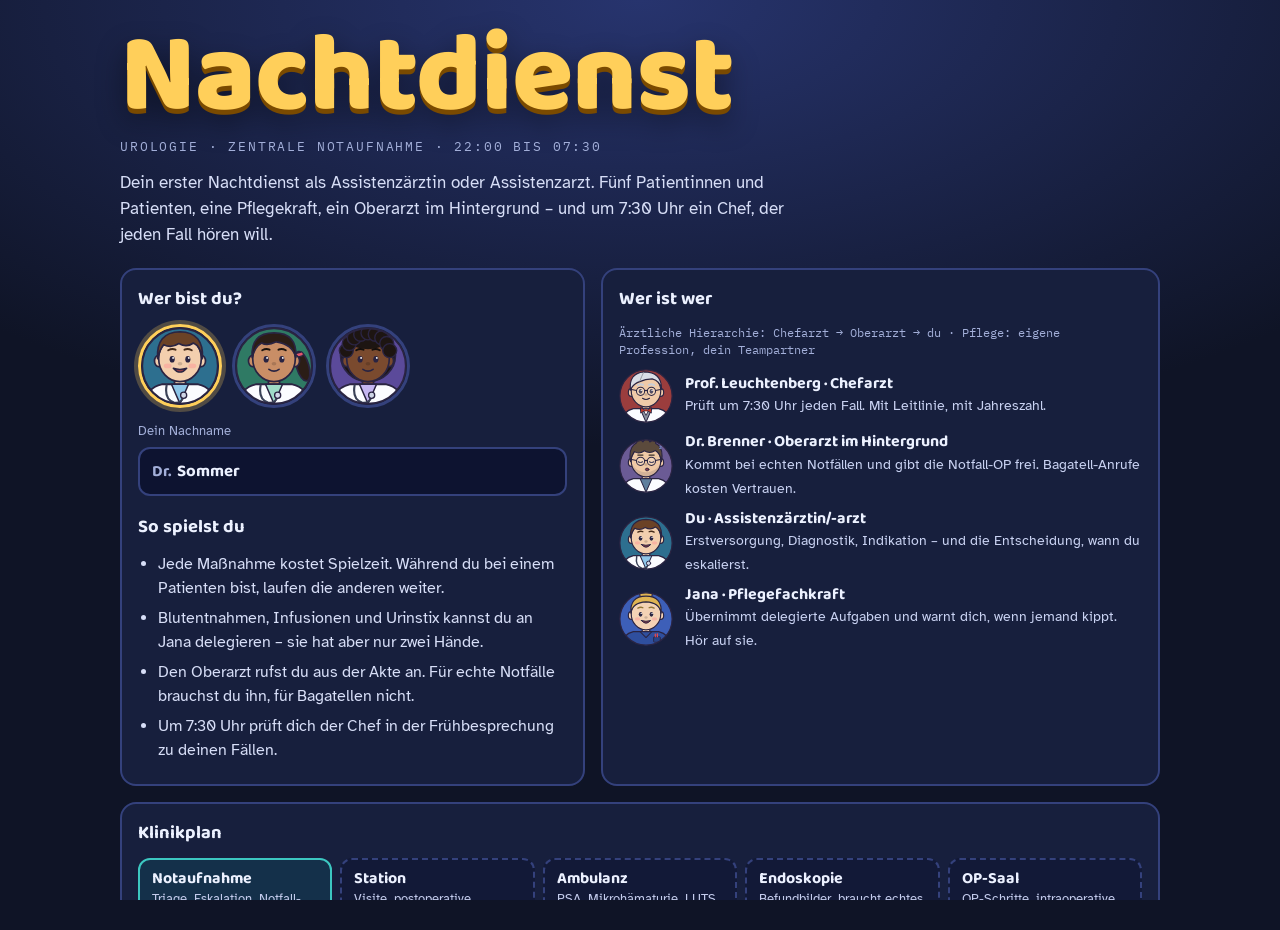
<file: classic/nachtdienst-urologie.html>
<!doctype html>
<html lang="de">
<head>
<meta charset="utf-8">
<meta name="viewport" content="width=device-width, initial-scale=1, viewport-fit=cover">
<title>Nachtdienst Urologie</title>
<link rel="preconnect" href="https://fonts.googleapis.com">
<link rel="preconnect" href="https://fonts.gstatic.com" crossorigin>
<link rel="stylesheet" href="https://fonts.googleapis.com/css2?family=Atkinson+Hyperlegible:ital,wght@0,400;0,700;1,400&family=Baloo+2:wght@500;600;700;800&family=IBM+Plex+Mono:wght@500;600&display=swap">
<style>:root{padding-top:env(safe-area-inset-top,0px);padding-bottom:env(safe-area-inset-bottom,0px)}body{margin:0}img{max-width:100%}[hidden]{display:none!important}</style>
<style>
/* Layout: Nachtdienst-Konsole – HUD oben, Flur-Szene als Bühne, ZNA-Board darunter, Patientenakte als Papier-Overlay.
   Bewusst eine einzige Optik (Nachtschicht): dunkler Grund, MTS-Triagefarben als Semantik, Papier für die Akte. */
:root{
  color-scheme: dark;
  --night:#0f1426; --night-2:#171f3d; --night-3:#212b55; --line:#34417c;
  --text:#ecf1ff; --muted:#a3afd9;
  --paper:#f6f8fc; --paper-2:#e9eff8; --grid:#dbe3ef; --ink:#1c2138; --ink-2:#4d5675;
  --accent:#3cc7c1; --accent-ink:#0b6e6a; --gold:#ffcf5a;
  --mts-rot:#e5484d; --mts-orange:#f28c28; --mts-gelb:#f2c230; --mts-gruen:#36b37e; --mts-blau:#3b82f6;
  --f-display:"Baloo 2","Trebuchet MS",system-ui,sans-serif;
  --f-body:"Atkinson Hyperlegible",system-ui,-apple-system,"Segoe UI",Roboto,sans-serif;
  --f-mono:"IBM Plex Mono",ui-monospace,SFMono-Regular,Menlo,Consolas,monospace;
  --r:14px;
}
*{box-sizing:border-box}
html,body{background:var(--night);color:var(--text)}
body{font-family:var(--f-body);font-size:16px;line-height:1.5;-webkit-font-smoothing:antialiased}
button{font:inherit;color:inherit;cursor:pointer}
:focus-visible{outline:3px solid var(--gold);outline-offset:2px}
h1,h2,h3{text-wrap:balance}

.app{max-width:1320px;margin:0 auto;padding-inline:16px;padding-block:14px 32px;display:flex;flex-direction:column;gap:12px}

.btn{display:inline-flex;align-items:center;justify-content:center;gap:8px;font-family:var(--f-display);font-weight:700;font-size:1rem;line-height:1.1;padding:10px 14px;border-radius:12px;border:2px solid var(--line);background:var(--night-3);color:var(--text);transition:background .15s,border-color .15s,transform .08s}
.btn:hover{background:#2b376b}
.btn:active{transform:translateY(1px)}
.btn.primary{background:var(--accent);color:#052522;border-color:#8be6e1}
.btn.primary:hover{background:#5bd8d2}
.btn[disabled]{opacity:.45;cursor:not-allowed}
.cost{font-family:var(--f-mono);font-size:.72rem;font-weight:600;padding:2px 6px;border-radius:6px;background:rgba(255,255,255,.12);white-space:nowrap}

/* HUD */
.hud{display:flex;flex-wrap:wrap;align-items:center;justify-content:space-between;gap:10px 18px;padding:10px 14px;background:var(--night-2);border:2px solid var(--line);border-radius:var(--r)}
.brand{display:flex;flex-direction:column;line-height:1}
.brand-name{font-family:var(--f-display);font-weight:800;font-size:1.75rem;color:var(--gold);letter-spacing:.01em}
.brand-sub{font-size:.72rem;letter-spacing:.14em;text-transform:uppercase;color:var(--muted);margin-top:2px}
.clock{display:flex;flex-direction:column;align-items:center;line-height:1.05}
.clock-time{font-family:var(--f-mono);font-weight:600;font-size:2rem;font-variant-numeric:tabular-nums;color:#fff}
.clock-sub{font-size:.72rem;color:var(--muted)}
.team{display:flex;flex-wrap:wrap;gap:8px}
.who{display:flex;align-items:center;gap:8px;padding:4px 12px 4px 4px;border-radius:999px;border:2px solid var(--line);background:var(--night-3);text-align:left}
.who:hover{border-color:var(--accent)}
.who svg{width:42px;height:42px;flex:none}
.who-txt{display:flex;flex-direction:column;line-height:1.15;min-width:0}
.who-txt b{font-family:var(--f-display);font-size:.95rem}
.who-txt small{font-size:.7rem;color:var(--muted)}
.meter{display:block;width:92px;height:6px;border-radius:4px;background:#0b1023;margin-top:4px;overflow:hidden}
.meter i{display:block;height:100%;width:50%;background:var(--accent);transition:width .5s,background .5s}

/* Bühne */
.stage{position:relative;border-radius:var(--r);overflow:hidden;border:2px solid var(--line);background:#0b1020}
#scene{display:block;width:100%;height:auto;user-select:none;-webkit-user-select:none}
#player{pointer-events:none}
.stage-hint{display:none;font-size:.74rem;color:var(--muted);margin:-4px 0 0}
@media (max-width:700px){.stage{overflow-x:auto;overscroll-behavior-x:contain;-webkit-overflow-scrolling:touch}#scene{width:900px;max-width:none}.stage-hint{display:block}.board-actions .btn{padding:8px 10px;font-size:.92rem}}
#scene text{font-family:var(--f-display);font-weight:700}
#scene .mono{font-family:var(--f-mono);font-weight:600}
.hit{cursor:pointer;outline:none}
.hit .hl{opacity:0;transition:opacity .15s}
.hit:hover .hl,.hit:focus-visible .hl{opacity:1}
.chip-pulse{transform-box:fill-box;transform-origin:center;animation:pulse 1.1s ease-in-out infinite}
.walking .legL{transform-box:fill-box;transform-origin:50% 0;animation:legA .44s linear infinite}
.walking .legR{transform-box:fill-box;transform-origin:50% 0;animation:legB .44s linear infinite}
.walking .body{animation:bob .22s linear infinite}
.breathe{animation:breathe 3.2s ease-in-out infinite}
.flasher{opacity:0}
.flasher.on{animation:blue .5s linear 6}
.steam path{opacity:0}
.steam.on path{animation:steam 1.6s ease-out 2}
.zzz{font-family:var(--f-display);font-weight:800;font-size:16px;fill:#6c7bb3}
@keyframes pulse{0%,100%{transform:scale(1)}50%{transform:scale(1.2)}}
@keyframes legA{0%,100%{transform:rotate(16deg)}50%{transform:rotate(-16deg)}}
@keyframes legB{0%,100%{transform:rotate(-16deg)}50%{transform:rotate(16deg)}}
@keyframes bob{0%,100%{transform:translateY(0)}50%{transform:translateY(-4px)}}
@keyframes breathe{0%,100%{transform:translateY(0)}50%{transform:translateY(-1.5px)}}
@keyframes blue{0%,100%{opacity:0}30%,70%{opacity:.95}50%{opacity:.25}}
@keyframes steam{0%{opacity:0;transform:translateY(0)}30%{opacity:.85}100%{opacity:0;transform:translateY(-26px)}}

/* ZNA-Board */
.board-head{display:flex;flex-wrap:wrap;align-items:center;justify-content:space-between;gap:10px}
.board-head h2{font-family:var(--f-display);font-size:1.3rem;margin:0;letter-spacing:.02em}
.board-head .hint{display:block;font-size:.8rem;color:var(--muted);margin:2px 0 0}
.board-actions{display:flex;flex-wrap:wrap;gap:8px}
.board{display:grid;grid-template-columns:repeat(5,minmax(0,1fr));gap:10px;margin-top:10px}
@media (max-width:1100px){.board{grid-template-columns:repeat(3,minmax(0,1fr))}}
@media (max-width:720px){.board{grid-template-columns:repeat(2,minmax(0,1fr))}.slot.empty{min-height:0}}
@media (max-width:340px){.board{grid-template-columns:1fr}}
.slot{position:relative;display:flex;flex-direction:column;gap:6px;min-width:0;min-height:138px;padding:10px 12px 12px 18px;border-radius:12px;background:var(--night-2);border:2px solid var(--line);text-align:left;color:var(--text)}
button.slot:hover{border-color:var(--accent)}
.slot::before{content:"";position:absolute;left:0;top:0;bottom:0;width:8px;border-radius:10px 0 0 10px;background:var(--tri,#3a4572)}
.slot .k{font-family:var(--f-mono);font-size:.7rem;color:var(--muted);letter-spacing:.05em;text-transform:uppercase}
.slot .n{font-family:var(--f-display);font-weight:700;font-size:1.06rem;line-height:1.1}
.slot .c{font-size:.84rem;color:#c9d2f2;line-height:1.3}
.slot.empty{border-style:dashed;opacity:.6}
.slot.done{background:#141a33}
.tri-rot{--tri:var(--mts-rot)} .tri-orange{--tri:var(--mts-orange)} .tri-gelb{--tri:var(--mts-gelb)} .tri-gruen{--tri:var(--mts-gruen)} .tri-blau{--tri:var(--mts-blau)}
.bar{display:block;height:8px;border-radius:5px;background:#0b1023;overflow:hidden;margin-top:auto}
.bar i{display:block;height:100%;transition:width .5s}
.bar-l{display:flex;justify-content:space-between;font-size:.68rem;color:var(--muted)}
.badges{display:flex;flex-wrap:wrap;gap:4px}
.badge{font-family:var(--f-mono);font-size:.66rem;font-weight:600;padding:2px 6px;border-radius:6px;background:#27326a;color:#dfe6ff;white-space:nowrap}
.badge.alert{background:var(--mts-rot);color:#fff;animation:pulse 1.2s ease-in-out infinite}
.badge.new{background:var(--gold);color:#3a2a00}
.badge.oa{background:#5b47a8;color:#fff}
.grade{align-self:flex-start;font-family:var(--f-mono);font-size:.7rem;font-weight:600;padding:3px 8px;border-radius:999px}
.g-best{background:#1f6e4d;color:#dbffef} .g-ok{background:#7a5b0e;color:#fff3cf} .g-wrong{background:#8a3f12;color:#ffe7d6} .g-critical{background:#8f1d22;color:#ffe1e1}
.legend{display:flex;flex-wrap:wrap;gap:6px 12px;align-items:center;font-size:.78rem;color:var(--muted);margin:10px 0 0}
.legend span{display:inline-flex;align-items:center;gap:5px}
.legend i{display:inline-block;width:12px;height:12px;border-radius:3px}
.foot{font-size:.78rem;color:var(--muted);max-width:75ch}

/* Akte (Overlay) */
.overlay{position:fixed;inset:0;z-index:40;background:rgba(5,8,20,.72);overflow-y:auto;overscroll-behavior:contain;padding:16px;display:flex;justify-content:center;align-items:flex-start}
.akte{width:min(1000px,100%);background:var(--paper);color:var(--ink);border-radius:18px;box-shadow:0 24px 60px rgba(0,0,0,.55);overflow:hidden;margin-block:auto}
.akte-top{display:flex;align-items:center;justify-content:space-between;gap:10px;padding:8px 10px 8px 16px;background:var(--ink);color:#fff}
.akte-top .lbl{font-family:var(--f-mono);font-size:.74rem;letter-spacing:.08em;text-transform:uppercase}
.x{border:0;background:transparent;color:#fff;font-size:1.4rem;line-height:1;padding:4px 10px;border-radius:8px}
.x:hover{background:rgba(255,255,255,.12)}
.akte-head{display:grid;grid-template-columns:auto minmax(0,1fr);gap:14px;align-items:center;padding:14px 16px;border-bottom:2px solid var(--grid);background-color:var(--paper);background-image:linear-gradient(var(--grid) 1px,transparent 1px),linear-gradient(90deg,var(--grid) 1px,transparent 1px);background-size:22px 22px}
.akte-head svg{width:96px;height:96px}
.akte-name{font-family:var(--f-display);font-size:1.6rem;font-weight:800;line-height:1.05;margin:0}
.akte-meta{font-size:.9rem;color:var(--ink-2);margin-top:4px}
.akte-cc{font-size:1rem;margin-top:6px;font-weight:700}
.pill{display:inline-block;font-family:var(--f-mono);font-size:.7rem;font-weight:600;padding:3px 9px;border-radius:999px;color:#fff;vertical-align:middle}
.pill.gelb{color:#3a2c00}
.vitals{display:grid;grid-template-columns:repeat(6,minmax(0,1fr));gap:8px;padding:12px 16px;border-bottom:2px solid var(--grid)}
@media(max-width:680px){.vitals{grid-template-columns:repeat(3,minmax(0,1fr))}}
.vital{background:#fff;border:2px solid var(--grid);border-radius:10px;padding:6px 9px;min-width:0}
.vital .l{display:block;font-size:.72rem;color:var(--ink-2);letter-spacing:.02em}
.vital .v{display:block;font-family:var(--f-mono);font-weight:600;font-size:1.04rem;font-variant-numeric:tabular-nums;white-space:nowrap;overflow:hidden;text-overflow:ellipsis}
.vital.bad{border-color:#f2a5a5;background:#fff4f4}
.vital.bad .v{color:#b3261e}
.akte-body{display:grid;grid-template-columns:minmax(0,1.05fr) minmax(0,1fr);gap:18px;padding:14px 16px 16px}
@media(max-width:780px){.akte-body{grid-template-columns:1fr}}
.akte h3{font-family:var(--f-display);font-size:1.08rem;margin:0 0 8px}
.groups{display:flex;flex-direction:column;gap:12px}
.group-l{font-size:.7rem;letter-spacing:.1em;text-transform:uppercase;color:var(--ink-2);margin-bottom:6px;font-weight:700}
.acts{display:flex;flex-wrap:wrap;gap:6px}
.aw{display:inline-flex;border-radius:10px}
.act{display:inline-flex;align-items:center;gap:6px;font-weight:700;font-size:.88rem;line-height:1.2;padding:8px 10px;border-radius:10px;border:2px solid #c6d1e4;background:#fff;color:var(--ink);text-align:left}
.act:hover:not([disabled]){border-color:var(--accent-ink);background:#f1fbfa}
.act .cost{background:#e8eef7;color:var(--ink-2)}
.aw .act:first-child:not(:last-child){border-top-right-radius:0;border-bottom-right-radius:0}
.act.del{border-left:0;border-top-left-radius:0;border-bottom-left-radius:0;background:#eef2ff;color:#2e3f8f;font-size:.8rem}
.act.done{background:#e6f5ee;border-color:#a5d8bf;color:#1d5c40}
.act.pending{background:#fff7df;border-color:#efd389;color:#6a4e00}
.act[disabled]{cursor:default}
.findings{list-style:none;margin:0;padding:0;display:flex;flex-direction:column;gap:8px;max-height:430px;overflow-y:auto}
@media(max-width:780px){.findings{max-height:none}}
.finding{background:#fff;border:2px solid var(--grid);border-radius:10px;padding:8px 10px;font-size:.92rem;line-height:1.42}
.finding .t{display:block;font-family:var(--f-mono);font-size:.7rem;color:var(--ink-2);margin-bottom:2px}
.finding.fresh{border-color:var(--accent-ink);box-shadow:0 0 0 3px rgba(11,110,106,.15)}
.akte-foot{display:flex;flex-wrap:wrap;gap:8px;justify-content:space-between;align-items:center;padding:12px 16px 16px;border-top:2px solid var(--grid);background:var(--paper-2)}
.akte-foot .l,.akte-foot .r{display:flex;flex-wrap:wrap;gap:8px}
.akte .btn{background:#fff;color:var(--ink);border-color:#c6d1e4}
.akte .btn:hover{background:#f1f5fb}
.akte .btn.primary{background:var(--accent-ink);color:#fff;border-color:var(--accent-ink)}
.akte .btn.primary:hover{background:#0d827d}
.akte .btn.oa{background:#efeafe;color:#3b2a7c;border-color:#bcaef0}
.akte .btn .cost{background:rgba(0,0,0,.08)}
.akte .btn.primary .cost{background:rgba(255,255,255,.2)}
.disp-q{font-family:var(--f-display);font-size:1.2rem;margin:0 0 10px}
.disp-list{display:flex;flex-direction:column;gap:8px}
.disp{display:flex;gap:12px;align-items:flex-start;text-align:left;padding:12px 14px;border-radius:12px;border:2px solid #c6d1e4;background:#fff;color:var(--ink);font-size:1rem;line-height:1.35}
.disp:hover:not([disabled]){border-color:var(--accent-ink)}
.disp.sel{border-color:var(--accent-ink);background:#e5f6f5;box-shadow:0 0 0 3px rgba(11,110,106,.15)}
.disp[disabled]{opacity:.5;cursor:not-allowed}
.disp .key{flex:none;display:inline-grid;place-items:center;width:26px;height:26px;border-radius:8px;background:var(--paper-2);font-family:var(--f-mono);font-weight:600;font-size:.85rem}
.disp .veto{display:block;font-size:.8rem;color:#8f1d22;margin-top:3px}
.result-head{display:flex;gap:14px;align-items:center;padding:14px;border-radius:14px;border:2px solid}
.result-head svg{width:64px;height:64px;flex:none}
.rh-best{background:#e4f6ec;border-color:#93d5b3} .rh-ok{background:#fff6da;border-color:#ecd187} .rh-wrong{background:#ffeedd;border-color:#f3b789} .rh-critical{background:#ffe4e4;border-color:#ee9b9b}
.result-title{font-family:var(--f-display);font-size:1.3rem;font-weight:800;margin:0;line-height:1.1}
.result-grade{font-family:var(--f-mono);font-size:.72rem;letter-spacing:.06em;text-transform:uppercase;color:var(--ink-2)}
.result p{margin:.6em 0}
.why{margin:6px 0 0;padding-left:20px}
.why li{margin-bottom:6px}
.src{font-size:.8rem;color:var(--ink-2);margin-top:8px}
.logline{display:inline-block;margin-top:6px;font-family:var(--f-mono);font-size:.78rem;background:#eef2ff;color:#2e3f8f;padding:4px 8px;border-radius:8px}
.chosen{font-size:.9rem;color:var(--ink-2);margin-top:8px}
.warn{color:#9a5b00;font-weight:700}

/* Dialog im RPG-Stil */
.scrim{position:fixed;inset:0;z-index:70;background:rgba(5,8,20,.28)}
.dialog{position:fixed;left:50%;transform:translateX(-50%);bottom:calc(16px + env(safe-area-inset-bottom,0px));width:min(940px,calc(100% - 32px));max-height:calc(100% - 32px - env(safe-area-inset-bottom,0px));overflow-y:auto;overscroll-behavior:contain;z-index:80;display:grid;grid-template-columns:auto minmax(0,1fr);gap:14px;padding:14px 16px;border-radius:16px;background:#121a36;border:3px solid #e9eefc;box-shadow:0 0 0 4px #121a36,0 18px 50px rgba(0,0,0,.6);color:var(--text)}
.dlg-portrait svg{width:96px;height:96px;display:block}
@media(max-width:520px){.dlg-portrait svg{width:60px;height:60px}.dialog{gap:10px;padding:12px}}
.dlg-name{font-family:var(--f-display);font-weight:800;font-size:1.12rem;color:var(--gold);line-height:1.1}
.dlg-name small{font-family:var(--f-body);font-weight:400;font-size:.76rem;color:var(--muted);margin-left:8px}
.dlg-text{margin:6px 0 10px;font-size:1.04rem;min-height:3em}
.dlg-choices{display:flex;flex-direction:column;gap:6px;margin-bottom:6px}
.dlg-choice{text-align:left;font-size:.95rem;line-height:1.35;padding:10px 12px;border-radius:10px;border:2px solid var(--line);background:var(--night-3);color:var(--text)}
.dlg-choice:hover{border-color:var(--accent)}
.dlg-row{display:flex;justify-content:flex-end}

/* Toasts */
.toasts{position:fixed;top:calc(12px + env(safe-area-inset-top,0px));right:16px;z-index:90;display:flex;flex-direction:column;gap:8px;width:min(360px,calc(100% - 32px));pointer-events:none}
.toast{background:#121a36;color:var(--text);border:2px solid var(--line);border-left:6px solid var(--accent);padding:9px 12px;border-radius:10px;font-size:.9rem;box-shadow:0 8px 24px rgba(0,0,0,.45);animation:tin .25s ease}
@keyframes tin{from{opacity:0;transform:translateY(-6px)}to{opacity:1;transform:none}}

/* Vollbild-Screens */
html.locked,html.locked body{overflow:hidden}
.screen{position:fixed;inset:0;z-index:50;overflow-y:auto;overscroll-behavior:contain;background:radial-gradient(120% 80% at 50% 0%,#27346e 0%,var(--night) 62%);padding:16px;display:flex;justify-content:center;align-items:flex-start}
.screen-inner{width:min(1040px,100%);margin-block:auto;padding-block:12px 28px}
.title-word{font-family:var(--f-display);font-weight:800;font-size:clamp(3.2rem,11vw,7rem);line-height:.88;letter-spacing:-.01em;color:var(--gold);margin:0;text-shadow:0 5px 0 #7a4a00,0 12px 30px rgba(0,0,0,.45)}
.title-sub{font-family:var(--f-mono);font-size:.82rem;letter-spacing:.14em;text-transform:uppercase;color:var(--muted);margin:10px 0 0}
.title-lede{font-size:1.08rem;max-width:62ch;margin:14px 0 0;color:#d7def7}
.title-grid{display:grid;grid-template-columns:minmax(0,1fr) minmax(0,1.2fr);gap:16px;margin-top:20px}
@media(max-width:820px){.title-grid{grid-template-columns:1fr}}
.card{background:var(--night-2);border:2px solid var(--line);border-radius:16px;padding:16px;min-width:0}
.card h2{font-family:var(--f-display);font-size:1.15rem;margin:0 0 10px}
.avatars{display:flex;gap:10px;flex-wrap:wrap}
.av{border:3px solid var(--line);border-radius:50%;padding:0;background:transparent;line-height:0}
.av svg{width:78px;height:78px}
.av[aria-pressed="true"]{border-color:var(--gold);box-shadow:0 0 0 4px rgba(255,207,90,.25)}
.field{display:flex;flex-direction:column;gap:6px;margin-top:14px}
.field label{font-size:.82rem;color:var(--muted)}
.namebox{display:flex;align-items:center;border:2px solid var(--line);border-radius:12px;background:#0d1330;overflow:hidden}
.namebox span{padding:10px 0 10px 12px;font-family:var(--f-display);font-weight:700;color:var(--muted)}
.namebox input{flex:1;min-width:0;border:0;background:transparent;color:var(--text);font:inherit;font-family:var(--f-display);font-weight:700;font-size:1.05rem;padding:10px 12px 10px 6px}
.namebox input:focus{outline:none}
.namebox span:has(select){padding:6px 0 6px 8px}
.namebox select{appearance:none;-webkit-appearance:none;border:0;border-radius:8px;background:rgba(255,255,255,.07) url("data:image/svg+xml,%3Csvg xmlns='http://www.w3.org/2000/svg' width='10' height='6'%3E%3Cpath d='M1 1l4 4 4-4' fill='none' stroke='%23a3afd9' stroke-width='1.6' stroke-linecap='round'/%3E%3C/svg%3E") no-repeat right 7px center;color:var(--gold);font:inherit;font-family:var(--f-display);font-weight:700;font-size:1.05rem;padding:4px 22px 4px 8px;cursor:pointer}
.namebox select:hover{background-color:rgba(255,255,255,.13)}
.namebox select:focus-visible{outline:2px solid var(--gold);outline-offset:1px}
.namebox select option{background:#0d1330;color:var(--text)}
.namebox:focus-within{border-color:var(--gold)}
.roles{display:flex;flex-direction:column;gap:10px}
.role{display:grid;grid-template-columns:auto minmax(0,1fr);gap:12px;align-items:center}
.role svg{width:54px;height:54px}
.role b{font-family:var(--f-display);font-size:1rem;display:block;line-height:1.15}
.role span{font-size:.86rem;color:#c9d2f2}
.chain{font-family:var(--f-mono);font-size:.74rem;color:var(--muted);margin:2px 0 10px}
.howto{margin:0;padding-left:20px;color:#d7def7}
.howto li{margin-bottom:6px}
.start-row{display:flex;flex-wrap:wrap;gap:12px;align-items:center;margin-top:18px}
.best{font-family:var(--f-mono);font-size:.8rem;color:var(--muted)}
.disclaimer{font-size:.76rem;color:var(--muted);margin-top:16px;max-width:80ch}

/* Frühbesprechung (Bosskampf) */
.boss-stage{border-radius:16px;overflow:hidden;border:2px solid var(--line);background:#141b38}
.boss-stage svg{display:block;width:100%;height:auto}
.hpbar{display:flex;align-items:center;gap:10px;margin:12px 0}
.hpbar b{font-family:var(--f-display);font-size:1rem;white-space:nowrap}
.hp{flex:1;height:14px;border-radius:8px;background:#0b1023;border:2px solid var(--line);overflow:hidden}
.hp i{display:block;height:100%;background:linear-gradient(90deg,#e5484d,#f28c28);transition:width .6s}
.hpbar span{font-family:var(--f-mono);font-size:.8rem;color:var(--muted);white-space:nowrap}
.qcard{background:var(--paper);color:var(--ink);border-radius:16px;padding:16px;margin-top:12px}
.qnum{font-family:var(--f-mono);font-size:.74rem;letter-spacing:.08em;text-transform:uppercase;color:var(--ink-2)}
.qtext{font-family:var(--f-display);font-size:1.25rem;line-height:1.2;margin:4px 0 12px}
.qopts{display:flex;flex-direction:column;gap:8px}
.qopt{display:flex;gap:12px;align-items:flex-start;text-align:left;padding:11px 14px;border-radius:12px;border:2px solid #c6d1e4;background:#fff;color:var(--ink);font-size:1rem;line-height:1.35}
.qopt:hover:not([disabled]){border-color:var(--accent-ink)}
.qopt .key{flex:none;display:inline-grid;place-items:center;width:26px;height:26px;border-radius:8px;background:var(--paper-2);font-family:var(--f-mono);font-weight:600;font-size:.85rem}
.qopt.right{border-color:#2f9a6a;background:#e4f6ec}
.qopt.wrong{border-color:#d0574f;background:#ffe9e7}
.qopt[disabled]{cursor:default}
.qwhy{margin-top:12px;padding:12px;border-radius:12px;background:var(--paper-2);font-size:.95rem}
.qwhy .src{margin-top:6px}

/* Schichtbericht */
.report{background:var(--paper);color:var(--ink);border-radius:18px;overflow:hidden}
.rep-head{padding:18px;background:var(--ink);color:#fff;display:flex;flex-wrap:wrap;gap:14px;align-items:center;justify-content:space-between}
.rep-head h1{font-family:var(--f-display);font-size:1.9rem;margin:0;line-height:1}
.rep-score{font-family:var(--f-mono);font-size:2.2rem;font-weight:600;color:var(--gold);font-variant-numeric:tabular-nums}
.rep-score small{font-size:.9rem;color:#c9d2f2}
.rank{font-family:var(--f-display);font-size:1.1rem;color:#fff}
.rep-body{padding:16px;display:flex;flex-direction:column;gap:16px}
.kpis{display:grid;grid-template-columns:repeat(4,minmax(0,1fr));gap:10px}
@media(max-width:700px){.kpis{grid-template-columns:repeat(2,minmax(0,1fr))}}
.kpi{background:#fff;border:2px solid var(--grid);border-radius:12px;padding:10px 12px;min-width:0}
.kpi .l{font-size:.7rem;text-transform:uppercase;letter-spacing:.07em;color:var(--ink-2)}
.kpi .v{font-family:var(--f-mono);font-size:1.5rem;font-weight:600;font-variant-numeric:tabular-nums}
.rows{display:flex;flex-direction:column;gap:8px}
.row{background:#fff;border:2px solid var(--grid);border-radius:12px;overflow:hidden}
.row summary{display:grid;grid-template-columns:minmax(0,1fr) auto auto;gap:10px;align-items:center;padding:10px 12px;cursor:pointer;list-style:none}
.row summary::-webkit-details-marker{display:none}
.row summary b{font-family:var(--f-display);font-size:1rem}
.row summary .sub{display:block;font-size:.82rem;color:var(--ink-2)}
.row .pts{font-family:var(--f-mono);font-weight:600;font-variant-numeric:tabular-nums}
.row .inner{padding:0 12px 12px;font-size:.92rem}
.quotes{display:grid;grid-template-columns:repeat(3,minmax(0,1fr));gap:10px}
@media(max-width:820px){.quotes{grid-template-columns:1fr}}
.quote{display:grid;grid-template-columns:auto minmax(0,1fr);gap:10px;align-items:start;background:#fff;border:2px solid var(--grid);border-radius:12px;padding:10px}
.quote svg{width:48px;height:48px}
.quote b{font-family:var(--f-display);display:block;font-size:.95rem}
.quote span{font-size:.9rem}
.logbook{list-style:none;margin:0;padding:0;display:flex;flex-wrap:wrap;gap:6px}
.logbook li{font-family:var(--f-mono);font-size:.78rem;background:#eef2ff;color:#2e3f8f;padding:5px 9px;border-radius:8px}
.rep-foot{display:flex;flex-wrap:wrap;gap:10px;padding:0 16px 18px}
.report .btn{background:#fff;color:var(--ink);border-color:#c6d1e4}
.report .btn.primary{background:var(--accent-ink);color:#fff;border-color:var(--accent-ink)}
.report h2{font-family:var(--f-display);font-size:1.15rem;margin:0 0 8px}

@media (prefers-reduced-motion: reduce){
  *,*::before,*::after{animation:none!important;transition:none!important}
}

@media (max-width:600px){
  .hud{gap:8px 12px;padding:10px}
  .brand-name{font-size:1.4rem}
  .clock-time{font-size:1.6rem}
  .team{width:100%;display:grid;grid-template-columns:repeat(3,minmax(0,1fr));gap:6px}
  .who{padding:3px 8px 3px 3px;gap:6px;min-width:0}
  .who svg{width:32px;height:32px}
  .who-txt b{font-size:.8rem;white-space:nowrap;overflow:hidden;text-overflow:ellipsis}
  .who-txt small{display:none}
  .who-txt b .hon{display:none}
  .meter{width:100%}
  #who-chef .who-txt b{max-width:100%}
}

.plan{margin-top:16px}
.plan-grid{display:grid;grid-template-columns:repeat(5,minmax(0,1fr));gap:8px}
@media(max-width:820px){.plan-grid{grid-template-columns:repeat(2,minmax(0,1fr))}}
.loc{display:flex;flex-direction:column;gap:4px;padding:10px 12px;border-radius:12px;border:2px dashed var(--line);background:#121937;min-width:0}
.loc b{font-family:var(--f-display);font-size:1rem;line-height:1.1}
.loc span{font-size:.8rem;color:#c3cbec;line-height:1.3}
.loc i{font-style:normal;font-family:var(--f-mono);font-size:.68rem;color:var(--muted);margin-top:auto;text-transform:uppercase;letter-spacing:.06em}
.loc.on{border-style:solid;border-color:var(--accent);background:#14304a}
.loc.on i{color:var(--accent)}
</style>
</head>
<body>
<div class="app" id="app">
  <header class="hud">
    <div class="brand"><span class="brand-name">Nachtdienst</span><span class="brand-sub">ZNA · Urologie</span></div>
    <div class="clock" aria-live="off"><span class="clock-time" id="hud-time">22:00</span><span class="clock-sub" id="hud-sub">Frühbesprechung 07:30</span></div>
    <div class="team" aria-label="Hierarchie und Team">
      <button class="who" id="who-chef" type="button"><span class="who-pt" data-pt="chef"></span><span class="who-txt"><b>Prof. Leuchtenberg</b><small>Chefarzt · erwartet dich 07:30</small></span></button>
      <button class="who" id="who-oa" type="button"><span class="who-pt" data-pt="brenner"></span><span class="who-txt"><b>Dr. Brenner</b><small>Oberarzt · Vertrauen</small><span class="meter"><i id="m-trust"></i></span></span></button>
      <button class="who" id="who-jana" type="button"><span class="who-pt" data-pt="jana"></span><span class="who-txt"><b>Jana</b><small>Pflege · Teamklima</small><span class="meter"><i id="m-team"></i></span></span></button>
    </div>
  </header>

  <section class="stage" aria-label="Flur der Notaufnahme">
    <svg id="scene" viewBox="0 0 1600 560" role="group" aria-label="Notaufnahme mit Pflegestützpunkt, fünf Behandlungskabinen und Liegendanfahrt"></svg>
  </section>
  <p class="stage-hint">Flur seitlich wischen, um alle Kabinen zu sehen.</p>

  <section aria-labelledby="board-title">
    <div class="board-head">
      <div><h2 id="board-title">ZNA-Board</h2><p class="hint">Kabine antippen, um die Akte zu öffnen.</p></div>
      <div class="board-actions">
        <button class="btn" id="btn-ask" type="button">Jana fragen <span class="cost">1 min</span></button>
        <button class="btn" id="btn-wait" type="button">Kaffee holen <span class="cost">Zeit vergeht</span></button>
      </div>
    </div>
    <div class="board" id="board"></div>
    <p class="legend">Ersteinschätzung (Manchester-Triage):
      <span><i style="background:var(--mts-rot)"></i>rot · sofort</span>
      <span><i style="background:var(--mts-orange)"></i>orange · 10 min</span>
      <span><i style="background:var(--mts-gelb)"></i>gelb · 30 min</span>
      <span><i style="background:var(--mts-gruen)"></i>grün · 90 min</span>
      <span><i style="background:var(--mts-blau)"></i>blau · 120 min</span>
    </p>
  </section>

  <p class="foot">Lernspiel für Ärztinnen und Ärzte in urologischer Weiterbildung. Alle Personen und Fälle sind fiktiv; die Rationales nennen ihre Quellen (Stand der Leitlinien: 2026). Das Spiel ersetzt keine klinische Entscheidung.</p>
</div>

<div class="overlay" id="case" hidden>
  <article class="akte" id="akte" role="dialog" aria-modal="true" aria-labelledby="akte-name"></article>
</div>

<div class="screen" id="title-screen">
  <div class="screen-inner">
    <h1 class="title-word">Nachtdienst</h1>
    <p class="title-sub">Urologie · Zentrale Notaufnahme · 22:00 bis 07:30</p>
    <p class="title-lede">Dein erster Nachtdienst als Assistenzärztin oder Assistenzarzt. Fünf Patientinnen und Patienten, eine Pflegekraft, ein Oberarzt im Hintergrund – und um 7:30 Uhr ein Chef, der jeden Fall hören will.</p>
    <div class="title-grid">
      <div class="card">
        <h2>Wer bist du?</h2>
        <div class="avatars" id="avatars" role="group" aria-label="Avatar wählen"></div>
        <div class="field">
          <label for="player-name">Dein Nachname</label>
          <div class="namebox"><span>Dr.</span><input id="player-name" type="text" maxlength="18" autocomplete="off" value="Sommer"></div>
        </div>
        <h2 style="margin-top:18px">So spielst du</h2>
        <ul class="howto">
          <li>Jede Maßnahme kostet Spielzeit. Während du bei einem Patienten bist, laufen die anderen weiter.</li>
          <li>Blutentnahmen, Infusionen und Urinstix kannst du an Jana delegieren – sie hat aber nur zwei Hände.</li>
          <li>Den Oberarzt rufst du aus der Akte an. Für echte Notfälle brauchst du ihn, für Bagatellen nicht.</li>
          <li>Um 7:30 Uhr prüft dich der Chef in der Frühbesprechung zu deinen Fällen.</li>
        </ul>
      </div>
      <div class="card">
        <h2>Wer ist wer</h2>
        <p class="chain">Ärztliche Hierarchie: Chefarzt → Oberarzt → du · Pflege: eigene Profession, dein Teampartner</p>
        <div class="roles" id="roles"></div>
      </div>
    </div>
    <div class="card plan">
      <h2>Klinikplan</h2>
      <div class="plan-grid">
        <div class="loc on"><b>Notaufnahme</b><span>Triage, Eskalation, Notfall-Indikationen</span><i>spielbar</i></div>
        <div class="loc"><b>Station</b><span>Visite, postoperative Komplikationen</span><i>geplant</i></div>
        <div class="loc"><b>Ambulanz</b><span>PSA, Mikrohämaturie, LUTS, Nachsorge</span><i>geplant</i></div>
        <div class="loc"><b>Endoskopie</b><span>Befundbilder, braucht echtes Bildmaterial</span><i>geplant</i></div>
        <div class="loc"><b>OP-Saal</b><span>OP-Schritte, intraoperative Komplikationen</span><i>geplant</i></div>
      </div>
    </div>
    <div class="start-row">
      <button class="btn primary" id="btn-start" type="button">Dienst antreten</button>
      <span class="best" id="best"></span>
    </div>
    <p class="disclaimer">Fiktive Fälle zur Weiterbildung auf Facharzt-Niveau. Quellen in den Rationales: EAU-Leitlinien (Ausgabe 2026), NICE NG118, Surviving Sepsis Campaign 2021 sowie die jeweils genannten Studien.</p>
  </div>
</div>

<div class="screen" id="boss-screen" hidden>
  <div class="screen-inner" id="boss-inner"></div>
</div>

<div class="screen" id="report-screen" hidden>
  <div class="screen-inner" id="report-inner"></div>
</div>

<div class="scrim" id="scrim" hidden></div>
<div class="dialog" id="dlg" role="dialog" aria-live="polite" hidden>
  <div class="dlg-portrait" id="dlg-portrait"></div>
  <div class="dlg-body">
    <div class="dlg-name" id="dlg-name"></div>
    <p class="dlg-text" id="dlg-text"></p>
    <div class="dlg-choices" id="dlg-choices"></div>
    <div class="dlg-row"><button class="btn primary" id="dlg-next" type="button">Weiter ▸</button></div>
  </div>
</div>
<div class="toasts" id="toasts" aria-live="polite"></div>

<script>
(() => {
'use strict';
/* ============================================================
   SPRACHPAKET DEUTSCH – Nachtdienst Urologie
   ============================================================ */
const L = {
  code: 'de', htmlLang: 'de', title: 'Nachtdienst Urologie', file: 'nachtdienst-urologie.html',
  decimal: ',', storeKey: 'nachtdienst-urologie-v1', defaultName: 'Sommer', namePrefix: 'Dr.',

  markup: {
    brand_name: 'Nachtdienst', brand_sub: 'ZNA · Urologie', hud_sub: 'Frühbesprechung 07:30',
    team_aria: 'Hierarchie und Team',
    who_chef_name: 'Prof. Leuchtenberg', who_chef_role: 'Chefarzt · erwartet dich 07:30',
    who_oa_name: 'Dr. Brenner', who_oa_role: 'Oberarzt · Vertrauen',
    who_nurse_name: 'Jana', who_nurse_role: 'Pflege · Teamklima',
    stage_aria: 'Flur der Notaufnahme', scene_aria: 'Notaufnahme mit Pflegestützpunkt, fünf Behandlungskabinen und Liegendanfahrt',
    stage_hint: 'Flur seitlich wischen, um alle Kabinen zu sehen.',
    board_title: 'ZNA-Board', board_hint: 'Kabine antippen, um die Akte zu öffnen.',
    btn_ask: 'Jana fragen', btn_wait: 'Kaffee holen', cost_wait: 'Zeit vergeht',
    legend: 'Ersteinschätzung (Manchester-Triage):', leg_rot: 'rot · sofort', leg_orange: 'orange · 10 min', leg_gelb: 'gelb · 30 min', leg_gruen: 'grün · 90 min', leg_blau: 'blau · 120 min',
    foot: 'Lernspiel für Ärztinnen und Ärzte in urologischer Weiterbildung. Alle Personen und Fälle sind fiktiv; die Rationales nennen ihre Quellen (Stand der Leitlinien: 2026). Das Spiel ersetzt keine klinische Entscheidung.',
    title_word: 'Nachtdienst', title_sub: 'Urologie · Zentrale Notaufnahme · 22:00 bis 07:30',
    title_lede: 'Dein erster Nachtdienst als Assistenzärztin oder Assistenzarzt. Fünf Patientinnen und Patienten, eine Pflegekraft, ein Oberarzt im Hintergrund – und um 7:30 Uhr ein Chef, der jeden Fall hören will.',
    who_h: 'Wer bist du?', avatars_aria: 'Avatar wählen', name_label: 'Dein Nachname',
    howto_h: 'So spielst du',
    howto_1: 'Jede Maßnahme kostet Spielzeit. Während du bei einem Patienten bist, laufen die anderen weiter.',
    howto_2: 'Blutentnahmen, Infusionen und Urinstix kannst du an Jana delegieren – sie hat aber nur zwei Hände.',
    howto_3: 'Den Oberarzt rufst du aus der Akte an. Für echte Notfälle brauchst du ihn, für Bagatellen nicht.',
    howto_4: 'Um 7:30 Uhr prüft dich der Chef in der Frühbesprechung zu deinen Fällen.',
    roles_h: 'Wer ist wer', chain: 'Ärztliche Hierarchie: Chefarzt → Oberarzt → du · Pflege: eigene Profession, dein Teampartner',
    plan_h: 'Klinikplan', playable: 'spielbar', planned: 'geplant',
    plan_er: 'Notaufnahme', plan_er_t: 'Triage, Eskalation, Notfall-Indikationen',
    plan_ward: 'Station', plan_ward_t: 'Visite, postoperative Komplikationen',
    plan_opd: 'Ambulanz', plan_opd_t: 'PSA, Mikrohämaturie, LUTS, Nachsorge',
    plan_endo: 'Endoskopie', plan_endo_t: 'Befundbilder, braucht echtes Bildmaterial',
    plan_or: 'OP-Saal', plan_or_t: 'OP-Schritte, intraoperative Komplikationen',
    start: 'Dienst antreten',
    disclaimer: 'Fiktive Fälle zur Weiterbildung auf Facharzt-Niveau. Quellen in den Rationales: EAU-Leitlinien (Ausgabe 2026), NICE NG118, Surviving Sepsis Campaign 2021 sowie die jeweils genannten Studien.',
    next: 'Weiter ▸'
  },

  scene: { station: 'Pflegestützpunkt', er: 'NOTAUFNAHME', erSize: 19, erFit: 150, amb: 'RTW', coffeeAria: 'Kaffee holen (Zeit vergeht)', newChip: 'neu', hr: 'HF' },

  people: {
    jana: { name: 'Jana', role: 'Pflegefachkraft · ZNA' },
    brenner: { name: 'Dr. Brenner', role: 'Oberarzt · Hintergrunddienst' },
    chef: { name: 'Prof. Leuchtenberg', role: 'Chefarzt' },
    mutter: { name: 'Frau M.', role: 'Mutter von Jonas' },
    anae: { name: 'Anästhesie', role: 'Dienst-Anästhesistin, am Telefon' }
  },
  playerRole: 'Assistenzärztin/-arzt · 2. Weiterbildungsjahr', narrator: 'Nachtdienst',
  tri: { rot: 'rot', orange: 'orange', gelb: 'gelb', gruen: 'grün', blau: 'blau' },
  grade: { best: 'Leitliniengerecht', ok: 'Vertretbar', wrong: 'Fehlentscheidung', critical: 'Kritisches Ereignis' },
  dest: { home: 'nach Hause', ward: 'Station', or: 'OP', orImc: 'OP → IMC', orIcu: 'OP → ITS', icu: 'Intensivstation', transfer: 'Verlegung', early: 'Frühdienst' },
  log: {
    sonoKidney: 'Sonographie Nieren/Harnwege', met: 'Konservative Steintherapie (MET)', catheter: 'Transurethraler Katheter', spc: 'Suprapubische Zystostomie',
    sonoBladder: 'Sonographie Blase/Restharn', sonoRenal: 'Sonographie Nieren', stentInd: 'Indikation Notfall-Harnleiterschiene',
    duplexScrot: 'Farbduplex Skrotum', explInd: 'Indikation skrotale Freilegung', debrInd: 'Indikation Notfall-Debridement'
  },

  ui: {
    initFinding: (tri, cc) => `Ersteinschätzung Pflege (MTS ${tri}): ${cc}.`,
    ignored: ref => `Ich hab dir vor 45 Minuten wegen ${ref} Bescheid gesagt. Nur, damit du’s weißt.`,
    stCirc: 'Kreislauf', stIsch: h => `Ischämie ${h} h`, stPain: n => `Schmerz NRS ${n}`,
    bay: 'Kabine', free: 'frei', bedReady: 'Bett ist gemacht. Noch.', pts: 'P.', since: d => `seit ${d}`,
    bayFree: n => `Kabine ${n}: frei`,
    bayDone: (n, name, dest) => `Kabine ${n}: ${name} – ${dest}. Ergebnis ansehen`,
    bayHere: (n, name, age, cc) => `Kabine ${n}: ${name}, ${age}, ${cc}. Akte öffnen`,
    hudShift: done => `${done} von 5 Fällen erledigt · Frühbesprechung 07:30`, hudOther: 'Frühbesprechung 07:30',
    badgeAlert: '! Pflege', badgeNew: 'neu', badgeOA: 'OA informiert',
    resultNurse: (s, ref) => `Jana hat erledigt: ${s} bei ${ref}.`,
    resultBy: (by, s, ref) => `${by}: Befund da – ${s} bei ${ref}.`,
    by: { lab: 'Labor', rad: 'Radiologie' },
    stillFree: n => `Kabine ${n} ist noch frei.`,
    thanks: 'Jana: „Danke, dass du gleich kommst.“',
    vit: ['RR mmHg', 'HF /min', 'Temp °C', 'SpO₂ %', 'AF /min', 'Schmerz NRS'],
    readyAt: t => `fertig ${t}`,
    delegate: '→ Jana', delegateTitle: 'An Jana delegieren – kostet dich 1 min', nurseBusyBtn: t => `Jana bis ${t}`, nurseBusyTitle: 'Jana ist beschäftigt',
    chartTop: (n, t) => `Notaufnahme-Akte · Kabine ${n} · ${t}`, closeChart: 'Akte schließen',
    mts: tri => `MTS ${tri}`, inEd: t => `in der ZNA seit ${t}`, oaInformed: 'Oberarzt informiert',
    groups: { hx: 'Befund', dx: 'Diagnostik', tx: 'Therapie' },
    actionsH: 'Maßnahmen', findingsH: 'Befunde und Verlauf',
    callOA: 'Oberarzt anrufen', backHall: 'Zurück zum Flur', decideBtn: 'Procedere festlegen ▸',
    dispQ: name => `Wie geht es mit ${name} weiter?`, vetoed: 'Vom Oberarzt abgelehnt', backActions: '◂ Zurück zu den Maßnahmen', confirm: 'Festlegen',
    yourDecision: 'Deine Entscheidung:', noDecision: 'Kein Procedere von dir festgelegt.', why: 'Warum?', sources: 'Quellen:',
    logPlus: n => `Logbuch +${n}:`, casePts: x => `Punkte für diesen Fall: <b>${x}</b> von 100`,
    short: { ab: 'Antibiose', volumen: 'Volumen', analgesie: 'Analgesie', bk: 'Kulturen', ct: 'CT', labor: 'Labor', radio: 'Duplex', urin: 'Urinstix', insulin: 'Insulin' },
    nurseBusySay: t => `Ich hab nur zwei Hände. Bis ${t} bin ich beschäftigt.`,
    nurseOk: label => `Jana: „Mach ich.“ – ${label}`,
    oaHello: '… Brenner. Was gibt’s?', oaHelloAgain: 'Brenner. … Schon wieder du?', howPresent: 'Wie stellst du den Fall vor?',
    oaAgainNeeded: 'Wir hatten doch gerade telefoniert. Ich bin unterwegs.', oaAgainNot: 'Das hatten wir gerade. Ich lege jetzt auf.',
    oaApproved: 'Oberarzt informiert – Notfall-OP freigegeben.',
    anaeLine: 'Notfall-OP um diese Uhrzeit? Wer ist der verantwortliche Oberarzt? Ohne Oberarzt keine Narkose.', anaeCall: 'Oberarzt anrufen', anaeBack: 'Zurück, ich überlege nochmal',
    coffeeOpen: name => `Kaffee? Jetzt? ${name} wartet!`, coffeeUrgent: name => `Kaffee? ${name} kann nicht warten.`, coffeeToast: m => `Kaffee. ${m} Minuten vergehen.`,
    janaBusy: 'Steht alles auf dem Board. Ich hab zu tun.', janaNobody: 'Gerade ist niemand da. Wird nicht lange so bleiben – hol dir ruhig einen Kaffee.', janaAllDone: 'Alles abgearbeitet. Gut gemacht.',
    lastCase: 'Letzter Fall erledigt. Schließ die Akte, um die Schicht abzuschließen.',
    handoverTorsion: h => ({ title: 'Ohne Plan übergeben', text: `Um 06:00 übernimmt der Frühdienst. Nach ${h} h Ischämie ist der Hoden nicht mehr zu retten.`, short: 'Hodenverlust' }),
    handover: { title: 'Ohne Plan übergeben', text: 'Um 06:00 übernimmt der Frühdienst – ohne festgelegtes Procedere.', short: 'Ohne Procedere übergeben' },
    handoverSay: 'Der Frühdienst ist da. Was offen ist, übergibst du jetzt.',
    endGood: 'Durchatmen. Ich hab dir einen Kaffee hingestellt. Guter Dienst bisher.', endMeh: 'Wird ruhig. Nächstes Mal hörst du früher auf mich, okay?',
    narr1: t => `${t}: Die Notaufnahme wird ruhig. Es folgen zwei Anrufe von Station, ein verstopfter Dauerkatheter um vier Uhr und viel zu wenig Schlaf.`,
    narr2: '07:30 Uhr. Frühbesprechung. Der Chef wartet.',
    bossAria: 'Frühbesprechung im Konferenzraum', bossHeader: 'Frühbesprechung Urologie · 07:30', bossTitle: 'Fragen zum Nachtdienst', bossQ: (i, n) => `Frage ${i} / ${n}`,
    chefOpen: who => `${who}. Setzen Sie sich nicht, das dauert nicht lange.`,
    chefAllBest: 'Ich habe Ihre Dokumentation gelesen. Ordentlich. Ungewöhnlich ordentlich. Trotzdem: fünf Fragen.',
    chefDefault: 'Ich habe Ihre Dokumentation gelesen. Wir gehen das durch. Fünf Fragen.',
    skepsis: 'Skepsis des Chefs', qOf: (i, n) => `Frage ${i} von ${n}`, right: 'Richtig.', wrong: 'Falsch.', nextQ: 'Nächste Frage ▸', toReport: 'Zum Schichtbericht ▸',
    verdict: (r, who) => r === 5 ? 'Fünf von fünf. Ich bin … beeindruckt. Erzählen Sie das niemandem.'
      : r === 4 ? 'Ordentlich. Lesen Sie heute Abend trotzdem die Leitlinie nach. Mit Jahreszahl.'
      : r === 3 ? 'Durchwachsen. Das Kapitel Notfälle fassen Sie mir bis Freitag zusammen.'
      : `${who}, kommen Sie nach der Besprechung kurz in mein Büro.`,
    ranks: ['Facharzt-Material', 'Solider Nachtdienst', 'Steile Lernkurve', 'Der Chef bittet zum Gespräch'],
    neverSeen: 'nie gesehen', abAfter: d => `Antibiose nach ${d}`, ischTime: h => `Ischämiezeit bis OP ${h} h`,
    oaCalled: (n, bag) => `Oberarzt ${n}× angerufen${bag ? ' (unnötig)' : ''}`, waste: n => `${n} unnötige Maßnahme${n > 1 ? 'n' : ''}`,
    contactAfter: w => `Arztkontakt nach ${w}`, decision: 'Entscheidung:',
    janaQuote: v => v >= 70 ? 'Guter Dienst. Mit dir mach ich gern wieder Nacht.' : v >= 45 ? 'War okay. Nächstes Mal hörst du früher auf mich.' : 'Ich hab dir Bescheid gesagt. Mehrmals.',
    oaQuote: v => v >= 70 ? 'Klare Übergaben, die richtigen Anrufe. So kann ich schlafen – und aufstehen, wenn es nötig ist.' : v >= 45 ? 'Ein, zwei Anrufe zu viel oder zu spät. Wird schon.' : 'Ruf an, wenn’s brennt. Nicht vorher, nicht hinterher.',
    chefQuote: v => v >= 85 ? 'Ich behalte Sie im Auge. Im Guten.' : v >= 70 ? 'Solide. Ab nächster Woche machen Sie die Dienste allein.' : v >= 50 ? 'Sie lernen. Schneller wäre besser.' : 'Mein Büro. Nach der Visite.',
    reportTitle: 'Schichtbericht', kpiCare: 'Patientenversorgung', kpiBoss: 'Frühbesprechung', kpiTrust: 'OA-Vertrauen', kpiTeam: 'Teamklima Pflege',
    yourCases: 'Deine Fälle', othersSay: 'Was die anderen sagen', logbookH: 'Weiterbildungs-Logbuch', noLog: 'Diesmal keine Einträge.',
    weighting: best => `Gewichtung: 60 % Patientenversorgung, 25 % Frühbesprechung, 15 % Team (Oberarzt und Pflege). Bestwert bisher: ${best}.`,
    again: 'Neuer Nachtdienst',
    roles: [
      ['Prof. Leuchtenberg · Chefarzt', 'Prüft um 7:30 Uhr jeden Fall. Mit Leitlinie, mit Jahreszahl.'],
      ['Dr. Brenner · Oberarzt im Hintergrund', 'Kommt bei echten Notfällen und gibt die Notfall-OP frei. Bagatell-Anrufe kosten Vertrauen.'],
      ['Du · Assistenzärztin/-arzt', 'Erstversorgung, Diagnostik, Indikation – und die Entscheidung, wann du eskalierst.'],
      ['Jana · Pflegefachkraft', 'Übernimmt delegierte Aufgaben und warnt dich, wenn jemand kippt. Hör auf sie.']
    ],
    bestText: (best, runs) => `Bestwert: ${best} von 100 · ${runs} Dienst${runs > 1 ? 'e' : ''}`,
    avatarAria: i => `Avatar ${i}`,
    oaChip: 'Anrufen kannst du mich aus der Patientenakte. Aber nur, wenn’s brennt.'
  },

  intro: who => [
    ['chef', `Guten Abend, ${who}. Ihr erster Nachtdienst in meiner Klinik.`, 'neutral'],
    ['chef', 'Drei Regeln. Erstens: der Patient zuerst. Zweitens: Der Oberarzt wird geweckt, wenn es nötig ist – nicht, wenn es bequem ist.', 'stern'],
    ['chef', 'Drittens: Um 7:30 Uhr stellen Sie mir in der Frühbesprechung Ihre Fälle vor. Mit Leitlinie. Mit Jahreszahl.', 'smile'],
    ['brenner', 'Ich bin heute Hintergrund. Ruf an, wenn’s brennt.', 'neutral', true],
    ['brenner', 'Und wenn du anrufst: wer, was, wie stabil, was willst du. Kurz. Ich bin nachts nicht gesprächig.', 'sleepy', true],
    ['jana', 'Ich bin Jana. Blutentnahmen, Infusionen, Urinstix: ordne an und delegier an mich, dann sparst du Zeit. Aber ich hab nur zwei Hände.', 'smile'],
    ['jana', 'Wenn ich sage, mir gefällt jemand nicht, dann kommst du. Abgemacht?', 'neutral']
  ],

  cases: {
    kaya: {
      name: 'Herr Kaya', ref: 'Herrn Kaya', complaint: 'Kolikartiger Flankenschmerz links seit 2 h',
      arrival: 'Kabine 1 wartet schon: Herr Kaya, 34, Kolik links seit zwei Stunden. Er läuft im Kreis. Ersteinschätzung orange.',
      alerts: { schmerz: () => 'Herr Kaya wandert im Flur auf und ab und fragt zum dritten Mal nach einem Schmerzmittel.' },
      actions: {
        anamnese: { label: 'Anamnese', find: 'Schlagartiger, wellenförmiger Schmerz links mit Ausstrahlung in Leiste und Hoden. Übelkeit, einmal erbrochen. Kein Fieber, kein Schüttelfrost. Vor 3 Jahren Steinabgang spontan. Keine Vorerkrankungen, keine Dauermedikation, keine Allergien.' },
        untersuchung: { label: 'Körperliche Untersuchung', find: 'Motorisch unruhig, findet keine Schonhaltung. Nierenlager links klopfschmerzhaft. Abdomen weich, kein Peritonismus. Hoden beidseits unauffällig.' },
        urin: { label: 'Urinstix', find: 'Erythrozyten +++, Leukozyten negativ, Nitrit negativ.' },
        labor: { label: 'Labor (BB, CRP, Krea, Elektrolyte)', find: 'Kreatinin 0,9 mg/dl · CRP 4 mg/l · Leukozyten 9,8/nl · Elektrolyte normal.' },
        sono: { label: 'Sonographie Nieren/Blase', find: 'Harnstau I° links, rechte Niere unauffällig. Kein Konkrement darstellbar. Blase wenig gefüllt.' },
        ct: { label: 'Low-dose-CT nativ', find: '6 mm Konkrement im distalen Harnleiter links (prävesikal), Harnstau I°. Keine weiteren Steine.' },
        analgesie: { label: 'Metamizol 1 g i. v.', find: 'Metamizol 1 g als Kurzinfusion. Nach 20 min Schmerz NRS 3/10.' },
        opioid: { label: 'Piritramid i. v.', find: p => p.done.analgesie != null ? 'Piritramid 3,75 mg i. v. zusätzlich. Schmerz NRS 1/10, Patient schläfrig.' : 'Piritramid 3,75 mg i. v. Schmerz NRS 4/10. Opioide sind laut Leitlinie Mittel der zweiten Wahl – zuerst NSAR oder Metamizol.' }
      },
      sbar: {
        good: '34-Jähriger, unkomplizierte Kolik links: 6 mm distal, afebril, Krea normal, Schmerz eingestellt. Ich plane die Entlassung mit MET.',
        incomplete: 'Ich habe hier einen Patienten mit Steinleiden. Soll ich ihn heute Nacht noch schienen?',
        rambling: 'Also, Herr Kaya, 34, hatte schon mal einen Stein, jetzt wieder Schmerzen, er ist sehr unruhig, die Frau ist auch da, und …'
      },
      oa: {
        bagatelle: (q, t) => q === 'good'
          ? ['Unkomplizierte Kolik, afebril, Krea normal – dafür brauchst du mich nicht. Mach das so.', 'Gute Nacht.']
          : [`Es ist ${t}. Eine unkomplizierte Kolik schiene ich nachts nicht.`, 'Analgesie, Bildgebung, MET, klare Wiedervorstellungskriterien. Und jetzt schlaf ich weiter.']
      },
      disps: {
        heim: 'Entlassung mit Analgesie, MET und Wiedervorstellungskriterien',
        stat: 'Stationäre Aufnahme zur Schmerztherapie und Verlaufsbeobachtung',
        dj: 'Notfallmäßige Harnleiterschienung noch in dieser Nacht im OP',
        urs: 'Ureterorenoskopie mit Steinbergung, sobald ein OP-Saal frei ist'
      },
      outcomes: {
        stat: () => ({ title: 'Vertretbar, aber unnötig', text: 'Die Station ruft an: „Wirklich? Für eine eingestellte Kolik?“ Herr Kaya schläft gut und geht am Morgen. Kein Schaden – aber ein belegtes Bett.', short: 'Aufgenommen, ohne Not' }),
        noAnalgesia: x => ({ title: 'Plan richtig, Schmerz vergessen', text: `Um ${x.back} steht Herr Kaya wieder vor der Tür, NRS 9/10. Erst Metamizol, dann nach Hause.`, short: 'Wiederkehr mit Schmerzen' }),
        noCT: x => ({ title: 'Entlassung ohne Steinnachweis', text: x.sono ? 'Harnstau I° im Ultraschall, aber Größe und Lage des Steins sind nicht gesichert. Davon hängen MET-Indikation und Prognose ab.' : 'Ohne Bildgebung entlassen: Diagnose, Steingröße und Harnstau sind nicht gesichert.', short: 'Entlassen, Stein nicht gesichert' }),
        best: () => ({ title: 'Sauber gelöst', text: 'Herr Kaya geht schmerzarm nach Hause – mit Tamsulosin (off-label, aufgeklärt), Urinsieb und klaren Wiedervorstellungskriterien. Am fünften Tag geht der Stein ab.', short: 'Entlassen, Stein abgegangen' })
      },
      veto: 'Nein. Afebril, Krea normal, Schmerz im Griff – dafür öffne ich nachts keinen Saal. Der geht nach Hause.',
      hint: p => (p.done.analgesie != null || p.done.opioid != null) ? 'Herr Kaya ist schmerzarm. Der kann warten.' : 'Herr Kaya braucht vor allem ein Schmerzmittel. Ordne es an, ich häng es an.',
      rationale: [
        'Unkomplizierte Kolik: afebril, normale Nierenfunktion, Schmerz beherrschbar → konservativ und ambulant.',
        'Analgesie: NSAR oder Metamizol zuerst, Opioide als zweite Wahl.',
        'Bildgebung: nach dem Ultraschall Low-dose-CT nativ zur Sicherung von Größe und Lage.',
        'MET mit Alpha-Blocker für distale Harnleitersteine > 5 mm. ⚠ Evidenz uneinheitlich: SUSPEND (Lancet 2015) ohne Gesamtnutzen, Metaanalysen mit Vorteil v. a. bei distalen Steinen > 5 mm. Tamsulosin ist dafür in Deutschland off-label → aufklären.',
        'Notfall-Entlastung nur bei Infekt/Sepsis, therapierefraktärem Schmerz, Einzelniere, bilateraler Obstruktion oder Nierenversagen.'
      ],
      sources: 'EAU-Leitlinie Urolithiasis (2026) · Pickard et al., SUSPEND, Lancet 2015',
      mm: 'Herr Kaya, unkomplizierte Kolik. Ich will gar nicht wissen, warum das so kompliziert wurde.'
    },

    brandt: {
      name: 'Herr Brandt', ref: 'Herrn Brandt', complaint: 'Kann seit 10 h kein Wasser lassen, Unterbauchschmerz',
      arrival: 'Kabine 2: Herr Brandt, 78. Seit zehn Stunden kein Wasser gelassen, die Blase reicht fast bis zum Nabel. Gelb.',
      alerts: { klingel: () => 'Herr Brandt klingelt im Minutentakt. Seine Blase reicht inzwischen bis zum Nabel.' },
      actions: {
        anamnese: { label: 'Anamnese', find: 'Seit Jahren schwacher Strahl, Nykturie 3–4×, nie behandelt. Seit 2 Tagen nimmt er abends ein Erkältungs-Kombipräparat mit sedierendem Antihistaminikum. Seit heute Mittag nur Tröpfeln, seit 10 h gar nichts mehr.' },
        untersuchung: { label: 'Untersuchung inkl. DRU', find: 'Prall gefüllte, druckschmerzhafte Blase bis 2 QF unter dem Nabel. DRU: Prostata ca. 50 ml, glatt, prallelastisch, nicht suspekt.' },
        sono: { label: 'Sonographie Blase/Nieren', find: 'Blasenvolumen ca. 1100 ml. Nieren beidseits ohne Harnstau.' },
        labor: { label: 'Labor (Krea, Elektrolyte, BB)', find: 'Kreatinin 1,3 mg/dl · Kalium 4,6 mmol/l · CRP 6 mg/l.' },
        dk: { label: 'Transurethraler Katheter, komplett entleeren', find: 'Problemlose Einlage (14 Ch). 1150 ml klarer Urin in einem Zug. Herr Brandt: „Sie sind ein Engel.“' },
        dkfrak: { label: 'Katheter, fraktioniert ablassen (je 200 ml)', find: 'Entleerung in Portionen über 50 min. Gleiches Ergebnis, nur langsamer – und Jana ist 40 min gebunden.', note: 'Alle 200 ml abklemmen? Gab es dazu nicht eine randomisierte Studie, dass das nichts bringt? Ich hab noch vier andere Patienten.' },
        spk: { label: 'Suprapubischer Katheter', find: 'SPK-Anlage bei gefüllter Blase problemlos, 1100 ml. Transurethral wäre hier ebenso gegangen – und schneller.' },
        alpha: { label: 'Tamsulosin 0,4 mg ansetzen', find: 'Tamsulosin 0,4 mg 1× täglich angesetzt.' },
        absetzen: { label: 'Erkältungspräparat absetzen', find: 'Kombipräparat abgesetzt, Herr Brandt aufgeklärt: kein sedierendes Antihistaminikum mehr.' }
      },
      sbar: {
        good: '78-Jähriger, akuter Harnverhalt bei BPO, ausgelöst durch ein Antihistaminikum. 1100 ml, Katheter liegt, Krea 1,3. Plan: Tamsulosin, Auslassversuch in drei Tagen.',
        incomplete: 'Herr Brandt kann nicht Wasser lassen. Soll ich einen Katheter legen?',
        rambling: 'Herr Brandt, 78, war früher Schreiner, hat seit Jahren Probleme beim Wasserlassen, seine Frau sagt …'
      },
      oa: {
        bagatelle: (q, t) => q === 'good'
          ? ['Klingt nach einem guten Plan. Den hättest du auch ohne mich gehabt.', 'Gute Nacht.']
          : [`Es ist ${t}. Für einen Harnverhalt?`, 'Katheter, Alpha-Blocker, Auslöser weg, Auslassversuch in ein paar Tagen. Und jetzt lass mich schlafen.']
      },
      disps: {
        heim: 'DK belassen, Tamsulosin, Auslöser stoppen, TWOC in 2–3 Tagen',
        ex: 'Katheter nach vollständiger Entleerung entfernen und entlassen',
        turp: 'Stationäre Aufnahme und TUR-P im nächsten freien OP-Programm'
      },
      outcomes: {
        ex: () => ({ title: 'Absehbares Rezidiv', text: 'Um 06:40 steht Herr Brandt wieder vor der Tür: erneuter Harnverhalt. Ohne Alpha-Blocker, mit fortgesetztem Auslöser und nach Überdehnung der Blase war das zu erwarten.', short: 'Rezidiv am Morgen' }),
        turp: () => ({ title: 'Zu viel, zu früh', text: 'Keine Indikation zur TUR-P im Akutstadium ohne Auslassversuch – der Auslöser war behebbar. Der Oberarzt storniert am Morgen: „Wer hat das angemeldet?“', short: 'TUR-P storniert' }),
        lateDK: x => ({ title: 'Plan richtig, Katheter spät', text: `Der Katheter kommt erst bei der Entlassung – Herr Brandt hat ${x.wait} mit voller Blase gewartet.`, short: 'Entlassen, Katheter spät' }),
        best: () => ({ title: 'Ein glücklicher Herr Brandt', text: 'Er geht mit Katheter, Tamsulosin und ohne sein Erkältungsmittel nach Hause; die Diurese war in den ersten Stunden unauffällig. Auslassversuch nach drei Tagen: erfolgreich, Restharn 60 ml.', short: 'Entlassen, TWOC erfolgreich' })
      },
      veto: 'Nein.',
      hint: p => p.flags.dk ? 'Herr Brandt ist glücklich. Plan festlegen, fertig.' : 'Herr Brandt braucht einen Katheter, dann ist er glücklich.',
      rationale: [
        'Akuter Harnverhalt bei benigner Prostataobstruktion, ausgelöst durch ein anticholinerg wirkendes Antihistaminikum → Medikamentenanamnese ist der Schlüssel.',
        'Sofortige komplette Entleerung ist sicher. Fraktioniertes Ablassen bringt keinen Vorteil (RCT, n = 294: Hämaturie 11,3 % vs. 10,5 %, kein Kreislaufkollaps).',
        'Alpha-Blocker vor dem Auslassversuch erhöht dessen Erfolgsrate; Auslöser absetzen; TWOC nach 2–3 Tagen.',
        'Bei > 1 l und erhöhtem Kreatinin auf postobstruktive Diurese achten. TUR-P ist keine Akutmaßnahme.'
      ],
      sources: 'Boettcher et al., Urol Int 2013 · Fisher et al., Cochrane Review 2014 (Alpha-Blocker vor TWOC)',
      mm: 'Herr Brandt. Harnverhalt. Das ist die dankbarste Nacht-Diagnose der Urologie, {name}.'
    },

    albers: {
      name: 'Frau Albers', ref: 'Frau Albers', complaint: 'Fieber, Schüttelfrost, Flankenschmerz rechts',
      arrival: 'Kabine 3 kommt mit dem Rettungsdienst: Frau Albers, 58. Fieber 39,4, Schüttelfrost, Flanke rechts. RR 98/60, Puls 118. Orange – und die gefällt mir nicht.',
      alerts: {
        warn: (p, v) => `Frau Albers: RR jetzt ${v.rr}, Puls ${v.hf}, sie wird langsamer. Die gefällt mir gar nicht.`,
        crit: (p, v) => `Frau Albers ist kaum noch wach, RR ${v.rr}. Ich brauche dich JETZT in Kabine 3.`
      },
      actions: {
        anamnese: { label: 'Anamnese', find: 'Seit 2 Tagen Schmerzen in der rechten Flanke, seit heute Fieber und Schüttelfrost. Bekannte Nephrolithiasis. Diabetes mellitus Typ 2 unter Metformin. Keine Allergien.' },
        untersuchung: { label: 'Körperliche Untersuchung', find: 'Nierenlager rechts deutlich klopfschmerzhaft. Haut warm, Rekapillarisierungszeit 3 s. Abdomen weich, kein Meningismus.' },
        urin: { label: 'Urinstix', find: 'Leukozyten +++, Nitrit positiv, Erythrozyten ++.' },
        bk: { label: 'Blutkulturen + Urinkultur', find: 'Blutkulturen 2 × 2 und Urinkultur abgenommen.' },
        labor: { label: 'Labor inkl. Laktat, PCT', find: 'Leukozyten 19,8/nl · CRP 214 mg/l · PCT 11 ng/ml · Kreatinin 1,7 mg/dl · Laktat 3,4 mmol/l.' },
        sono: { label: 'Sonographie Nieren', find: 'Harnstau II° rechts, Parenchym regelrecht. Linke Niere unauffällig.' },
        ct: { label: 'Low-dose-CT nativ', find: '8 mm Konkrement im proximalen Harnleiter rechts, Harnstau II°, perirenale Imbibierung.' },
        ab: { label: 'Piperacillin/Tazobactam 4,5 g i. v.', find: p => 'Piperacillin/Tazobactam 4,5 g i. v. läuft.' + (p.done.bk == null ? ' Kulturen erst danach – eingeschränkt verwertbar. Die Antibiose nicht zu verzögern, war trotzdem richtig.' : '') },
        volumen: { label: 'Kristalloide 30 ml/kg', find: 'Ringer-Acetat 2000 ml (≈ 30 ml/kg) i. v. Der Blutdruck steigt.' },
        metformin: { label: 'Metformin pausieren', find: 'Metformin pausiert (akute Nierenschädigung, Laktaterhöhung).' }
      },
      sbar: {
        good: '58-Jährige, obstruktive Pyelonephritis rechts mit Sepsis: 39,4 °C, RR 98/60, HF 118, Harnstau II°. Kulturen und Antibiose laufen. Ich sehe die Indikation zur Notfall-Entlastung.',
        incomplete: 'Frau Albers hat Flankenschmerzen rechts und einen Harnstau. Ich würde sie aufnehmen und morgen früh schienen.',
        rambling: 'Also, Frau Albers ist 58, Diabetikerin, seit zwei Tagen krank, der Hausarzt hatte am Freitag schon, und dann kam der Rettungsdienst, und …'
      },
      oa: {
        good: ['Sepsis mit Harnstau – das ist ein Notfall. Gut, dass du anrufst.', 'Ich bin in 20 Minuten da und mache die Schiene mit der OP-Pflege. Du bleibst unten.'],
        incomplete: ['Moment. Fieber? Blutdruck? … 98 systolisch und Puls 118?', 'Das ist keine Schiene für morgen, das ist eine infizierte, gestaute Niere. Die wird heute Nacht entlastet. Ich komme.'],
        rambling: ['Stopp. Ein Satz: Was hat sie, wie stabil ist sie, was willst du?', '… Urosepsis mit Harnstau. Gut. Ich komme, melde den OP an.'],
        missing: { ab: 'Und die Antibiose läuft hoffentlich schon? Wenn nicht: sofort, vor allem anderen.', bk: 'Blutkulturen vorher, wenn es nichts verzögert.' }
      },
      disps: {
        entlastung: 'Notfall-Entlastung (DJ oder Nephrostomie), Antibiose, Überwachung',
        urs: 'Ureterorenoskopie mit Steinbergung in derselben Narkose',
        morgen: 'Antibiose i. v., Aufnahme, Entlastung morgen im Regelprogramm',
        met: 'Antibiose i. v. plus Alpha-Blocker, spontanen Steinabgang abwarten'
      },
      outcomes: {
        ursFix: x => ({ title: 'Vom Oberarzt aufgefangen', text: `Brenner im OP: „URS bei Urosepsis? Nein. Wir legen eine Schiene. Den Stein holen wir, wenn sie fieberfrei ist.“ DJ-Einlage um ${x.at}, eitriger Urin entleert. Die Patientin stabilisiert sich – dank Oberarzt.`, short: 'OA korrigiert auf DJ' }),
        shock: x => ({ title: 'Septischer Schock', text: `Um ${x.at} RR 70/40, Laktat 6 mmol/l. Jana ruft den Oberarzt, Notfall-Nephrostomie, Intensivstation mit Noradrenalin. Frau Albers überlebt – als M&M-Fall.${x.met ? ' Antibiotika allein sanieren kein gestautes, infiziertes Hohlsystem.' : ''}`, short: 'Septischer Schock, ITS' }),
        relief: x => ({
          title: x.late ? 'Richtig, aber spät' : x.noAb ? 'Richtig, Antibiose zu spät' : 'Quelle kontrolliert',
          text: (x.level === 'good' ? `DJ-Einlage rechts um ${x.at}, eitriger Urin entleert. Am Morgen entfiebert, nach 48 h Normalstation. Ureteroskopie in drei Wochen.`
            : x.level === 'late' ? `DJ-Einlage um ${x.at}. Perioperativ Noradrenalin, ein Tag IMC, dann stabil. Richtig entschieden – aber spät.`
            : `DJ-Einlage um ${x.at} im septischen Schock. Drei Tage Intensivstation mit Katecholaminen. Überlebt.`) + (x.noAb ? ' Die Antibiose lief erst im OP – sie gehört in die erste Stunde.' : ''),
          short: x.late ? 'Entlastet, spät' : 'Entlastet, stabil'
        })
      },
      takeover: { title: 'Die Pflege hat eskaliert', text: 'Frau Albers ist im septischen Schock. Jana hat selbst den Oberarzt angerufen: Notfall-Nephrostomie, Intensivstation. Die Eskalation kam von der Pflege, nicht von dir.', short: 'Pflege eskaliert, ITS', line: 'Ich habe Dr. Brenner angerufen. Frau Albers ist im Schock. Er ist unterwegs.', oaLine: 'Ich übernehme Kabine 3. Wir reden morgen.' },
      hint: p => p.flags.ab ? 'Frau Albers hat Antibiose – aber die gestaute Niere ist die Quelle. Ohne Entlastung wird das nichts.' : 'Kabine 3: Frau Albers ist septisch und hat noch keine Antibiose. Das hat Vorrang vor allem anderen.',
      rationale: [
        'Infizierte, obstruierte Niere = urologischer Notfall. Antibiotika erreichen das gestaute Hohlsystem nicht ausreichend – die Entlastung ist die Quellenkontrolle.',
        'DJ-Schiene und perkutane Nephrostomie sind gleichwertig (RCT Pearle et al., J Urol 1998). Bei Gerinnungsstörung eher DJ.',
        'Definitive Steintherapie erst nach Ausheilung; Urinkultur aus dem entlasteten System gewinnen.',
        'Sepsis-Bündel: Kulturen, Antibiose in der ersten Stunde, Volumen, Laktat. Metformin bei akuter Nierenschädigung und Laktaterhöhung pausieren.'
      ],
      sources: 'EAU-Leitlinie Urolithiasis (2026) · NICE NG118 · Pearle et al., J Urol 1998 · Surviving Sepsis Campaign 2021',
      mm: 'Frau Albers liegt auf meiner Intensivstation. Septischer Schock bei gestauter Niere. Darüber reden wir am Donnerstag in der M&M-Konferenz.'
    },

    jonas: {
      name: 'Jonas M.', ref: 'Jonas', complaint: 'Plötzlicher Hodenschmerz links seit 19:45',
      arrival: 'Kabine 4: Jonas, 15, mit seiner Mutter. Seit dem Fußballtraining um Viertel vor acht starke Schmerzen am linken Hoden, zweimal erbrochen. Orange.',
      alerts: {
        mutter: () => 'Die Mutter von Jonas fragt, wann endlich jemand kommt. Er hat wieder erbrochen.',
        uhr: () => 'Jonas hat jetzt seit fast sechs Stunden Schmerzen. Ich sag ja nur.'
      },
      actions: {
        anamnese: { label: 'Anamnese (mit Mutter)', find: 'Schmerz schlagartig beim Training um 19:45, seitdem Übelkeit, zweimal Erbrechen. Kein Trauma, keine Miktionsbeschwerden, kein Fieber. Vor Monaten kurze ähnliche Episoden, spontan vorbei. Hat sich aus Scham erst spät gemeldet.' },
        untersuchung: { label: 'Untersuchung Skrotum', find: 'Linker Hoden hochstehend und quer liegend, geschwollen, derb, massiv druckschmerzhaft. Kremasterreflex links fehlend. Prehn-Zeichen negativ. → TWIST-Score 7/7 (hohes Risiko).' },
        urin: { label: 'Urinstix', find: 'Unauffällig.' },
        labor: { label: 'Labor (BB, CRP)', find: 'Leukozyten 11,2/nl · CRP 8 mg/l.' },
        doppler: { label: 'Farbduplex selbst, bettseitig', find: 'Kein Flusssignal im linken Hoden, Whirlpool-Zeichen am Samenstrang. Bestätigt die Diagnose – bei TWIST 7 aber verzichtbar.' },
        radio: { label: 'Farbduplex durch Radiologie', find: 'Radiologie: kein Flusssignal links – nach einer Stunde Wartezeit.', note: 'Die Radiologie hat noch zwei CTs vor sich. Das dauert eine Stunde.' },
        analgesie: { label: 'Piritramid + Metamizol i. v.', find: 'Piritramid 3,75 mg und Metamizol 1 g i. v. Schmerz NRS 5/10.' },
        detorsion: { label: 'Manuelle Detorsion versuchen', find: 'Detorsion nach lateral („open book“): Schmerz etwas besser. Ersetzt die operative Freilegung nicht – eine Rest- oder Retorsion ist möglich.' }
      },
      sbar: {
        good: '15-Jähriger, akutes Skrotum links seit 19:45, TWIST 7, Hoden hochstehend, Kremasterreflex fehlt. Ich möchte ihn sofort zur Freilegung anmelden.',
        incomplete: 'Jugendlicher mit Hodenschmerzen links, am ehesten Epididymitis. Ich würde Antibiose geben und morgen kontrollieren.',
        rambling: 'Jonas hat beim Fußball … die Mutter ist sehr besorgt, und er hatte schon mal so was, glaube ich, aber nicht so schlimm …'
      },
      oa: {
        good: ['Akutes Skrotum, TWIST 7 – keine Diskussion. Wir warten auf keinen Ultraschall.', 'Ich bin in 20 Minuten da. Kläre Jonas und die Mutter auf, der OP ist angemeldet.'],
        incomplete: ['Epididymitis bei einem 15-Jährigen mit schlagartigem Beginn und Erbrechen? Hochstand? Kremasterreflex?', 'Das ist eine Torsion, bis das Gegenteil bewiesen ist. Wir legen frei. Jetzt.'],
        rambling: ['Stopp. Seit wann, und wie sieht der Hoden aus?', '… Seit 19:45? Dann tickt die Uhr. Ich komme, melde den OP an.'],
        missing: { untersuchung: 'Und untersuch ihn bitte, bevor ich komme. Ich will den Befund hören.' }
      },
      disps: {
        op: 'Sofortige Freilegung, Detorsion, Orchidopexie beidseits',
        duplex: 'Farbduplex durch die Radiologie abwarten, dann entscheiden',
        epid: 'V. a. Epididymitis: Antibiose, Hochlagern, Kontrolle am Morgen',
        morgen: 'Freilegung als erster Fall im regulären OP-Programm um 8 Uhr'
      },
      outcomes: {
        morning: x => ({ title: 'Hodenverlust', text: `Morgenvisite: Hoden derb, kein Fluss. Freilegung um 08:00 nach ${x.h} h Ischämie: nekrotisch – Orchiektomie links, Orchidopexie rechts.${x.epid ? ' Schlagartiger Beginn, Erbrechen und Hochstand passen nicht zur Epididymitis.' : ''}`, short: 'Orchiektomie' }),
        saved: x => ({ title: x.duplex ? 'Gerettet – trotz Umweg' : 'Hoden gerettet', text: `Freilegung um ${x.or} nach ${x.h} h Ischämie: Hoden um 720° torquiert, nach Detorsion rosig. Orchidopexie beidseits.${x.duplex ? ' Die Stunde Wartezeit auf die Radiologie hätte es nicht gebraucht.' : ''}`, short: 'Hoden erhalten' }),
        borderline: x => ({ title: 'Grenzwertig', text: `Freilegung um ${x.or} nach ${x.h} h: Hoden nach Detorsion und warmen Kompressen nur zögerlich durchblutet, belassen. Hohes Atrophierisiko.${x.duplex ? ' Die Stunde Wartezeit auf die Radiologie hätte es nicht gebraucht.' : ''}`, short: 'Hoden fraglich vital' }),
        lost: x => ({ title: 'Hodenverlust', text: `Freilegung um ${x.or} nach ${x.h} h: nekrotisch – Orchiektomie links, Orchidopexie rechts.${x.duplex ? ' Die Stunde Wartezeit auf die Radiologie hätte es nicht gebraucht.' : ''}`, short: 'Orchiektomie' })
      },
      hint: (p, h) => `Kabine 4. Der Junge hat seit ${h} Stunden Hodenschmerzen. Da tickt die Uhr.`,
      rationale: [
        'Die Hodentorsion ist eine klinische Diagnose. TWIST ≥ 5 = hohes Risiko → Freilegung ohne vorherige Bildgebung (Barbosa et al., J Urol 2013).',
        'Bildgebung darf die Operation nicht verzögern. Rettungsrate < 6 h 90–100 %, nach 12 h ≈ 50 %, > 24 h < 10 %.',
        'Fehlender Kremasterreflex und Prehn-Zeichen sind unzuverlässig. Manuelle Detorsion ersetzt die Freilegung nicht.',
        'Kontralaterale Orchidopexie, da die Glockenschwengel-Anomalie meist beidseitig ist. Mit 15 Jahren: Aufklärung und Einwilligung der Sorgeberechtigten.'
      ],
      sources: 'EAU-Leitlinie Kinderurologie (2026) · BAUS · Barbosa et al., J Urol 2013 (TWIST)',
      mm: 'Der junge Mann aus Kabine 4 hat seit heute Morgen einen Hoden weniger. Darüber sprechen wir am Donnerstag in der M&M-Konferenz. Ausführlich.'
    },

    petersen: {
      name: 'Herr Petersen', ref: 'Herrn Petersen', complaint: 'Schmerzhafte Schwellung am Skrotum seit 3 Tagen, Fieber',
      arrival: 'Kabine 5: Herr Petersen, 64, Diabetiker. Schmerzen und Schwellung am Hodensack seit drei Tagen, Fieber 38,9, Puls 122. Es riecht nicht gut. Orange.',
      alerts: {
        warn: (p, v) => `Herr Petersen: Puls ${v.hf}, RR fällt, und die Rötung wandert – ich hab sie vor einer Stunde mit Edding markiert.`,
        crit: (p, v) => `Herr Petersen ist im Schock, RR ${v.rr}. Kabine 5, sofort!`
      },
      actions: {
        anamnese: { label: 'Anamnese', find: 'Vor 4 Tagen „ein Pickel“ am Damm, seitdem zunehmende Schmerzen und Schwellung. Diabetes mellitus Typ 2 (HbA1c zuletzt 9,8 %), BMI 38, Raucher. Keine Allergien.' },
        untersuchung: { label: 'Untersuchung Genitale/Perineum', find: 'Skrotum massiv geschwollen, Erythem bis in die linke Leiste, zentrale livide-schwarze Nekrosen, Krepitation, übelriechendes Sekret. Schmerzen stärker, als der Lokalbefund erwarten lässt.' },
        bk: { label: 'Blutkulturen + Wundabstrich', find: 'Blutkulturen 2 × 2 und Wundabstrich abgenommen.' },
        labor: { label: 'Labor inkl. Laktat, Glukose', find: 'Leukozyten 24/nl · CRP 312 mg/l · Natrium 131 mmol/l · Glukose 412 mg/dl · Kreatinin 1,6 mg/dl · Laktat 3,9 mmol/l (LRINEC hoch).' },
        ct: { label: 'CT Becken', find: 'Subkutane Gaseinschlüsse perineal und skrotal bis in die linke Leiste, keine intraabdominelle Ausbreitung.' },
        ab: { label: 'Pip/Taz + Clindamycin i. v.', find: 'Piperacillin/Tazobactam 4,5 g und Clindamycin 600 mg i. v. laufen.' },
        volumen: { label: 'Kristalloide 30 ml/kg', find: 'Ringer-Acetat 2000 ml i. v. Der Blutdruck steigt etwas.' },
        insulin: { label: 'Insulin-Perfusor', find: 'Insulin-Perfusor nach Schema gestartet.' }
      },
      sbar: {
        good: '64-jähriger Diabetiker, septisch mit HF 122 und RR 104/62, Nekrosen und Krepitation am Skrotum – V. a. Fournier-Gangrän. Antibiose läuft, ich brauche dich für ein Notfall-Debridement.',
        incomplete: 'Herr Petersen hat einen Abszess am Skrotum. Kann ich den morgen in Lokalanästhesie spalten?',
        rambling: 'Herr Petersen, 64, hat Diabetes, raucht, war beim Hausarzt, der hat ihm eine Salbe gegeben, und jetzt riecht es, und seine Frau …'
      },
      oa: {
        good: ['Fournier. Das ist der Notfall der Nacht.', 'Ich rufe die Anästhesie an, du meldest den OP an. Breit debridieren, Second Look morgen.'],
        incomplete: ['Abszess? Krepitation? Nekrosen? Ist er septisch?', 'Das ist eine Fournier-Gangrän, bis das Gegenteil bewiesen ist. Die wird heute Nacht debridiert. Ich komme.'],
        rambling: ['Stopp. Fieber, Kreislauf, Haut?', '… Krepitation und Nekrosen. Fournier. Ich komme, OP anmelden.'],
        missing: { ab: 'Antibiose sofort, wenn noch nicht passiert – breit und mit Clindamycin.' }
      },
      disps: {
        op: 'Notfall-Debridement heute Nacht, Second Look, Intensivstation',
        morgen: 'Antibiose i. v., stationäre Aufnahme, Debridement im Tagesprogramm',
        lokal: 'Inzision und Drainage in Lokalanästhesie direkt in der Notaufnahme',
        hbo: 'Verlegung zur hyperbaren Sauerstofftherapie vor jeder Operation'
      },
      outcomes: {
        morgen: () => ({ title: 'Fortschreitende Nekrose', text: 'In der Nacht wandert die Nekrose bis an die Bauchwand, um 04:10 septischer Schock. Jana alarmiert den Oberarzt: Notfall-Debridement, Intensivstation mit Multiorganversagen. M&M-Fall.', short: 'Debridement verzögert, ITS' }),
        lokal: () => ({ title: 'Zu wenig, zu oberflächlich', text: 'Die Inzision in Lokalanästhesie erreicht die Nekrosen nicht. Um 05:30 Progress, Notfall-Debridement durch den Oberarzt in Vollnarkose.', short: 'Debridement verspätet' }),
        hbo: () => ({ title: 'Verzögerung durch Umweg', text: 'Keine Druckkammer verfügbar, und HBO ersetzt keine Chirurgie. Debridement erst am Mittag – Multiorganversagen, lange Intensivtherapie.', short: 'Debridement erst mittags' }),
        op: x => ({
          title: x.tier === 'fast' ? 'Schnell und radikal' : x.tier === 'late' ? 'Richtig, aber spät' : 'Richtig, aber sehr spät',
          text: (x.tier === 'fast' ? `Radikales Debridement um ${x.or}: Nekrosen bis zur Leiste exzidiert, Hoden erhalten. Intensivstation, Second Look nach 24 h. Stabil.`
            : x.tier === 'late' ? `Debridement um ${x.or}. Perioperativ septischer Schock mit Noradrenalin, drei Second Looks. Überlebt nach langer Intensivtherapie.`
            : `Debridement um ${x.or} im Schock. Multiorganversagen, Wochen auf der Intensivstation.`) + (x.noAb ? ' Die Antibiose lief erst im OP – sie gehört an den Anfang.' : ''),
          short: x.best ? 'Debridiert, stabil' : 'Debridiert, spät'
        })
      },
      takeover: { title: 'Die Pflege hat eskaliert', text: 'Herr Petersen ist im septischen Schock. Jana hat selbst den Oberarzt angerufen: Notfall-Debridement, Intensivstation. Die Eskalation kam von der Pflege, nicht von dir.', short: 'Pflege eskaliert, ITS', line: 'Ich habe Dr. Brenner angerufen. Herr Petersen ist im Schock. Er ist unterwegs.', oaLine: 'Ich übernehme Kabine 5. Wir reden morgen.' },
      hint: p => 'Kabine 5. Das riecht nach Fournier. Den würde ich keine Minute warten lassen.' + (p.flags.ab ? '' : ' Antibiose zuerst.'),
      rationale: [
        'Fournier-Gangrän = nekrotisierende Fasziitis des Perineums. Die Diagnose ist klinisch: Schmerz stärker als der Befund, Nekrosen, Krepitation, Sepsis.',
        'Sofort Breitspektrum-Antibiose und notfallmäßiges, radikales Debridement mit geplanten Second Looks.',
        'Die Zeit bis zum Debridement ist der stärkste beeinflussbare Faktor: > 12 h → Mortalität 27,7 % vs. 2,6 %, jede 3-h-Verzögerung erhöht das Risiko (Kohorte, n = 125).',
        'CT kann die Ausdehnung zeigen, darf die OP aber nicht verzögern. Hyperbare Sauerstofftherapie: Evidenz unzureichend, kein Ersatz für Chirurgie.'
      ],
      sources: 'EAU-Leitlinie Urologische Infektionen (2026) · Fournier-Kohorte, BJS Open 2024',
      mm: 'Herr Petersen: Fournier, Debridement erst nach Stunden. Wissen Sie, was das für die Mortalität bedeutet? Gleich wissen Sie es.'
    }
  },

  boss: [
    { q: 'Infizierte Harnstauungsniere bei 8-mm-Harnleiterstein. Welche Aussage zur Entlastung trifft zu?',
      o: ['Nephrostomie und DJ-Schiene sind gleich wirksam.', 'Bei Gerinnungsstörung ist die Nephrostomie vorzuziehen.', 'Die Steinsanierung erfolgt idealerweise in derselben Narkose.', 'Unter wirksamer Antibiose ist eine Entlastung verzichtbar.'],
      why: 'DJ und Nephrostomie waren in der RCT von Pearle et al. (1998) bei Entfieberung und Verweildauer gleichwertig. Bei Gerinnungsstörung eher DJ, weil keine Punktion nötig ist. Definitive Steintherapie erst nach Ausheilung.', src: 'EAU-Leitlinie Urolithiasis (2026) · Pearle et al., J Urol 1998' },
    { q: '15-Jähriger, Hodenschmerz seit 3 h, TWIST-Score 7. Was ist richtig?',
      o: ['Ein erhaltener Kremasterreflex schließt eine Torsion aus.', 'Sofortige Freilegung, ein Duplex ist verzichtbar.', 'Vor der OP ist ein Duplex zur Dokumentation obligat.', 'Nach erfolgreicher manueller Detorsion entfällt die OP.'],
      why: 'TWIST ≥ 5 bedeutet hohes Risiko – Freilegung ohne Bildgebung. Der Kremasterreflex ist unzuverlässig. Auch nach manueller Detorsion wird freigelegt und fixiert, kontralateral ebenso.', src: 'Barbosa et al., J Urol 2013 · EAU-Leitlinie Kinderurologie (2026)' },
    { q: 'Welcher Faktor ist bei der Fournier-Gangrän am stärksten mit der Mortalität verknüpft und zugleich beeinflussbar?',
      o: ['Die Wahl zwischen Carbapenem und Piperacillin/Tazobactam', 'Die Zeit bis zum ersten chirurgischen Debridement', 'Eine frühe hyperbare Sauerstofftherapie', 'Die Anlage eines protektiven Kolostomas'],
      why: 'In einer Kohorte mit 125 Patienten stieg die Mortalität mit jeder 3-h-Verzögerung; > 12 h bis zum Debridement: 27,7 % vs. 2,6 %. Für HBO fehlt belastbare Evidenz, ein Stoma ist nur bei ausgedehntem perianalem Befall nötig.', src: 'Fournier-Kohorte, BJS Open 2024 · EAU-Leitlinie Urologische Infektionen (2026)' },
    { q: 'Akuter Harnverhalt mit 1100 ml. Welche Aussage ist evidenzbasiert?',
      o: ['Fraktioniertes Ablassen senkt das Hämaturie-Risiko.', 'Ein Alpha-Blocker vor dem Auslassversuch ist sinnvoll.', 'Ab 1000 ml ist ein suprapubischer Katheter Pflicht.', 'Der Auslassversuch erfolgt frühestens nach vier Wochen.'],
      why: 'Im RCT von Boettcher et al. (n = 294) unterschieden sich fraktionierte und komplette Entleerung nicht (Hämaturie 11,3 % vs. 10,5 %). Alpha-Blocker vor dem Auslassversuch erhöhen dessen Erfolgsrate; TWOC typischerweise nach 2–3 Tagen.', src: 'Boettcher et al., Urol Int 2013 · Fisher et al., Cochrane 2014' },
    { q: '6-mm-Stein im distalen Harnleiter, afebril, Kreatinin normal. Was trifft zu?',
      o: ['Tamsulosin ist in Deutschland für die MET zugelassen.', 'Ohne Fieber ist eine Notfall-URS die Therapie der Wahl.', 'Ein Alpha-Blocker zur MET ist leitliniengestützt.', 'Opioide sind bei Nierenkolik die Analgetika erster Wahl.'],
      why: 'Die EAU empfiehlt Alpha-Blocker als MET für distale Harnleitersteine > 5 mm. ⚠ Die Evidenz ist uneinheitlich (SUSPEND, Lancet 2015). In Deutschland off-label, also aufklären. Analgesie: NSAR oder Metamizol vor Opioiden.', src: 'EAU-Leitlinie Urolithiasis (2026) · Pickard et al., Lancet 2015' }
  ],
  chefRight: ['Korrekt.', 'Hm. Richtig.', 'Das hätte ich nicht besser sagen können. Fast.', 'Gut. Weiter.', 'Richtig. Sie haben gelesen.'],
  chefWrong: ['Interessant. Falsch, aber interessant.', 'Aus welchem Lehrbuch ist das? 1987?', 'Nein. Und ich glaube, das wissen Sie.', 'Falsch. Schreiben Sie sich das auf.', 'Nein. Leitlinie, Kapitel Notfälle. Heute Abend.'],
  chefSayings: [
    'Leitlinien sind keine Gesetze. Aber wer von ihnen abweicht, braucht einen sehr guten Grund – und eine gute Dokumentation.',
    'Ein Oberarzt, der nachts geweckt wird, ist ärgerlich. Ein Oberarzt, der morgens von einem Notfall erfährt, ist gefährlich.',
    'Hören Sie auf die Pflege. Die sieht die Patienten öfter als Sie.',
    'Um 7:30 Uhr will ich Fälle hören, keine Geschichten.'
  ]
};

/* ============================================================
   KERN – sprachunabhängige Spiellogik (Zeiten, Schwellen, Bewertung)
   Texte kommen ausschließlich aus dem Sprachpaket L.
   ============================================================ */
const T0 = 22 * 60;             // Spielbeginn 22:00
const SHIFT_LIMIT = 480;        // 06:00 – spätestens Übergabe an den Frühdienst
const DISP_MIN = 8;             // Dokumentation + Übergabe pro Procedere
const BAY_X0 = 320;
const BAY_W = 216;

const clamp = (v, a = 0, b = 100) => Math.max(a, Math.min(b, v));
const clockStr = t => { const m = ((T0 + Math.round(t)) % 1440 + 1440) % 1440; return String(Math.floor(m / 60)).padStart(2, '0') + ':' + String(m % 60).padStart(2, '0'); };
const dur = m => { m = Math.max(0, Math.round(m)); return m < 60 ? `${m} min` : `${Math.floor(m / 60)}:${String(m % 60).padStart(2, '0')} h`; };
const fmt1 = x => x.toFixed(1).replace('.', L.decimal);
const hrs = m => fmt1(m / 60);

const AVATARS = [
  { skin: '#f3cfae', hair: 'short', hairColor: '#6b4226', top: '#8ec5e8', outfit: 'coat', stetho: true, badge: '#3cc7c1', bg: '#2d6f8f' },
  { skin: '#c98e66', hair: 'pony', hairColor: '#2b1d16', top: '#9fdcc8', outfit: 'coat', stetho: true, badge: '#3cc7c1', bg: '#2f7a64' },
  { skin: '#7a4a2e', hair: 'curly', hairColor: '#1d1512', top: '#c4b5f0', outfit: 'coat', stetho: true, badge: '#3cc7c1', bg: '#5b4a9a' }
];

const LOOKS = {
  jana: { skin: '#f4d2b5', hair: 'bun', hairColor: '#e0b453', top: '#2f4f9e', outfit: 'scrubs', pens: true, badge: '#e5484d', bg: '#3d5fb8' },
  brenner: { skin: '#efc9a6', hair: 'messy', hairColor: '#5b4a3c', glasses: true, stubble: true, top: '#5f7f9e', outfit: 'coat', bg: '#6b5b95' },
  chef: { skin: '#f0caa8', hair: 'sidepart', hairColor: '#d9dde6', browColor: '#c9ccd6', bushy: true, glasses: true, bowtie: true, outfit: 'coatsuit', bg: '#9b3d3d' },
  mutter: { skin: '#f5d6bc', hair: 'bob', hairColor: '#4a3428', top: '#5aa469', outfit: 'cardigan', bg: '#3f7d55' },
  anae: { skin: '#e9bf9c', hair: 'pony', hairColor: '#7a3b2a', top: '#3d8f7a', outfit: 'scrubs', bg: '#2f6f62' }
};
const PEOPLE = Object.fromEntries(Object.keys(LOOKS).map(k => [k, Object.assign({}, LOOKS[k], L.people[k])]));

/* Rettungswahrscheinlichkeit des Hodens nach Ischämiezeit (min), nach BAUS/EAU: <6 h 90–100 %, 12 h ≈50 %, >24 h <10 % */
function viability(isch) {
  if (isch <= 360) return 95;
  if (isch <= 720) return 95 - (isch - 360) / 360 * 45;
  if (isch <= 1440) return 50 - (isch - 720) / 720 * 40;
  return 5;
}

const CASES = [
/* ---------------------------------------------------------- 1 KOLIK */
{
  id: 'kaya', bay: 0, arrive: 0, triage: 'orange', age: 34, kind: 'pain',
  look: { skin: '#d6a27a', hair: 'short', hairColor: '#1d1714', beard: true, blanket: '#f2c879', gown: '#bcd6ef' },
  stab0: 90, pain0: 9, needsOA: false,
  vitals(p) { const hi = p.pain > 5; return { sys: hi ? 152 : 134, dia: hi ? 92 : 82, hf: hi ? 98 : 80, temp: 36.8, spo2: 99, af: hi ? 18 : 14, nrs: p.pain }; },
  alerts: [
    { id: 'schmerz', level: 'warn', when: p => p.done.analgesie == null && p.done.opioid == null && p.pending.analgesie == null && S.t - p.arrivedAt >= 30 }
  ],
  actions: [
    { id: 'anamnese', g: 'hx', cost: 5, tag: 'key' },
    { id: 'untersuchung', g: 'hx', cost: 5, tag: 'useful' },
    { id: 'urin', g: 'dx', cost: 3, delegable: true, nurseMin: 5, tag: 'useful' },
    { id: 'labor', g: 'dx', cost: 5, async: 40, by: 'lab', delegable: true, nurseMin: 6, tag: 'useful' },
    { id: 'sono', g: 'dx', cost: 10, tag: 'key' },
    { id: 'ct', g: 'dx', cost: 5, async: 40, by: 'rad', tag: 'key' },
    { id: 'analgesie', g: 'tx', cost: 5, delegable: true, nurseMin: 5, tag: 'key', effect: p => { p.pain = Math.min(p.pain, 3); p.flags.iv = true; } },
    { id: 'opioid', g: 'tx', cost: 5, tag: 'neutral', effect: p => { p.pain = Math.min(p.pain, p.done.analgesie != null ? 1 : 4); p.flags.iv = true; } }
  ],
  disps: [
    { id: 'heim', grade: 'best', dest: 'home' },
    { id: 'stat', grade: 'ok', dest: 'ward' },
    { id: 'dj', grade: 'wrong', requiresOA: true, dest: 'or' },
    { id: 'urs', grade: 'wrong', requiresOA: true, dest: 'or' }
  ],
  outcome(p, d) {
    if (d.id === 'stat') return { grade: 'ok', v: 'stat' };
    if (p.done.analgesie == null && p.done.opioid == null) return { grade: 'ok', v: 'noAnalgesia', x: { back: clockStr(S.t + 120) } };
    if (p.done.ct == null) return { grade: 'ok', v: 'noCT', x: { sono: p.done.sono != null } };
    return { grade: 'best', v: 'best' };
  },
  timing(p) { const t = p.done.analgesie ?? p.done.opioid; if (t == null) return 0; const w = t - p.arrivedAt; return w <= 30 ? 10 : w <= 60 ? 6 : 2; },
  logbook(p, d) { const l = []; if (p.done.sono != null) l.push('sonoKidney'); if (d.id === 'heim') l.push('met'); return l; }
},
/* ---------------------------------------------------------- 2 HARNVERHALT */
{
  id: 'brandt', bay: 1, arrive: 15, triage: 'gelb', age: 78, kind: 'pain',
  look: { skin: '#f1cdb2', hair: 'bald', hairColor: '#e8e8ee', browColor: '#c9c9d2', mustache: true, wrinkles: true, blanket: '#a6d49f', gown: '#cfe0f2' },
  stab0: 90, pain0: 7, needsOA: false,
  vitals(p) { return p.flags.dk ? { sys: 146, dia: 84, hf: 78, temp: 36.6, spo2: 96, af: 15, nrs: p.pain } : { sys: 168, dia: 96, hf: 94, temp: 36.6, spo2: 96, af: 17, nrs: p.pain }; },
  alerts: [
    { id: 'klingel', level: 'warn', when: p => !p.flags.dk && S.t - p.arrivedAt >= 40 }
  ],
  actions: [
    { id: 'anamnese', g: 'hx', cost: 5, tag: 'key' },
    { id: 'untersuchung', g: 'hx', cost: 5, tag: 'useful' },
    { id: 'sono', g: 'dx', cost: 5, tag: 'key' },
    { id: 'labor', g: 'dx', cost: 5, async: 40, by: 'lab', delegable: true, nurseMin: 6, tag: 'useful' },
    { id: 'dk', g: 'tx', cost: 10, tag: 'key', excl: 'kath', effect: p => { p.pain = 1; p.flags.dk = true; } },
    { id: 'dkfrak', g: 'tx', cost: 10, tag: 'waste', excl: 'kath', note: { who: 'jana', expr: 'stern' }, effect: p => { p.pain = 2; p.flags.dk = true; S.team = clamp(S.team - 4); S.nurseBusyUntil = Math.max(S.nurseBusyUntil, S.t + 40); } },
    { id: 'spk', g: 'tx', cost: 20, tag: 'neutral', excl: 'kath', effect: p => { p.pain = 2; p.flags.dk = true; } },
    { id: 'alpha', g: 'tx', cost: 2, tag: 'key' },
    { id: 'absetzen', g: 'tx', cost: 2, tag: 'key', requires: 'anamnese' }
  ],
  disps: [
    { id: 'heim', grade: 'best', dest: 'home' },
    { id: 'ex', grade: 'wrong', dest: 'home' },
    { id: 'turp', grade: 'wrong', dest: 'ward' }
  ],
  outcome(p, d) {
    if (d.id === 'ex') return { grade: 'wrong', v: 'ex' };
    if (d.id === 'turp') return { grade: 'wrong', v: 'turp' };
    if (!p.flags.dk) return { grade: 'ok', v: 'lateDK', x: { wait: dur(S.t - p.arrivedAt) } };
    return { grade: 'best', v: 'best' };
  },
  timing(p) { const t = ['dk', 'dkfrak', 'spk'].map(a => p.done[a]).find(v => v != null); if (t == null) return 0; const w = t - p.arrivedAt; return w <= 45 ? 10 : w <= 90 ? 6 : 2; },
  logbook(p) { const l = []; if (p.done.dk != null || p.done.dkfrak != null) l.push('catheter'); if (p.done.spk != null) l.push('spc'); if (p.done.sono != null) l.push('sonoBladder'); return l; }
},
/* ---------------------------------------------------------- 3 UROSEPSIS */
{
  id: 'albers', bay: 2, arrive: 40, triage: 'orange', age: 58, kind: 'sepsis',
  look: { skin: '#f2cfb5', hair: 'bob', hairColor: '#a4472c', blanket: '#f4a6a6', gown: '#d6e4f5' },
  stab0: 62, pain0: 6, needsOA: true, takeover: true, oaMissing: ['ab', 'bk'],
  vitals(p) {
    const s = p.stab, cooling = p.flags.ab && S.t - p.done.ab > 90;
    return { sys: Math.round(64 + s * 0.55), dia: Math.round(36 + s * 0.38), hf: Math.round(160 - s * 0.68), temp: cooling ? 38.4 : 39.4, spo2: Math.round(88 + s * 0.12), af: Math.round(34 - s * 0.16), nrs: p.pain };
  },
  tick(p) { let r = p.flags.ab ? -0.08 : -0.2; if (p.flags.fluids) r += 0.05; p.stab = clamp(p.stab + r); },
  alerts: [
    { id: 'warn', level: 'warn', when: p => p.stab < (S.team >= 60 ? 52 : 46) },
    { id: 'crit', level: 'crit', when: p => p.stab < 30 }
  ],
  actions: [
    { id: 'anamnese', g: 'hx', cost: 5, tag: 'useful' },
    { id: 'untersuchung', g: 'hx', cost: 5, tag: 'useful' },
    { id: 'urin', g: 'dx', cost: 3, delegable: true, nurseMin: 4, tag: 'useful' },
    { id: 'bk', g: 'dx', cost: 5, delegable: true, nurseMin: 6, tag: 'key' },
    { id: 'labor', g: 'dx', cost: 5, async: 40, by: 'lab', delegable: true, nurseMin: 6, tag: 'useful' },
    { id: 'sono', g: 'dx', cost: 10, tag: 'key' },
    { id: 'ct', g: 'dx', cost: 5, async: 40, by: 'rad', tag: 'useful' },
    { id: 'ab', g: 'tx', cost: 5, delegable: true, nurseMin: 5, tag: 'key', effect: p => { p.flags.ab = true; p.flags.iv = true; } },
    { id: 'volumen', g: 'tx', cost: 5, delegable: true, nurseMin: 5, tag: 'key', effect: p => { p.stab = clamp(p.stab + 8); p.flags.fluids = true; p.flags.iv = true; } },
    { id: 'metformin', g: 'tx', cost: 1, requires: 'anamnese', tag: 'useful' }
  ],
  disps: [
    { id: 'entlastung', grade: 'best', requiresOA: true, dest: 'orImc' },
    { id: 'urs', grade: 'wrong', requiresOA: true, dest: 'orImc', oaFix: true },
    { id: 'morgen', grade: 'critical', dest: 'icu' },
    { id: 'met', grade: 'critical', dest: 'icu' }
  ],
  outcome(p, d) {
    const at = clockStr(S.t + 30);
    if (d.id === 'urs') return { grade: 'wrong', v: 'ursFix', x: { at } };
    if (d.id === 'morgen' || d.id === 'met') return { grade: 'critical', v: 'shock', x: { at: clockStr(Math.max(S.t + 70, 330)), met: d.id === 'met' } };
    const s = p.stab, late = s < 45, noAb = !p.flags.ab;
    return { grade: late || noAb ? 'ok' : 'best', v: 'relief', x: { at, level: s >= 45 ? 'good' : s >= 30 ? 'late' : 'shock', late, noAb } };
  },
  timing(p) { if (p.done.ab == null) return 0; const w = p.done.ab - p.arrivedAt; return w <= 60 ? 10 : w <= 120 ? 5 : 0; },
  logbook(p, d) { const l = []; if (p.done.sono != null) l.push('sonoRenal'); if (d.id === 'entlastung' || d.id === 'urs') l.push('stentInd'); return l; }
},
/* ---------------------------------------------------------- 4 HODENTORSION */
{
  id: 'jonas', bay: 3, arrive: 75, triage: 'orange', age: 15, kind: 'torsion', onset: -135,
  look: { skin: '#f5d5bb', hair: 'messy', hairColor: '#e0b84f', freckles: true, blanket: '#9fc9ee', gown: '#d3e6f6' },
  stab0: 80, pain0: 8, needsOA: true, mother: true, oaMissing: ['untersuchung'],
  vitals(p) { return { sys: 132, dia: 80, hf: p.pain > 5 ? 104 : 88, temp: 37.1, spo2: 99, af: 18, nrs: p.pain }; },
  alerts: [
    { id: 'mutter', level: 'warn', when: p => p.seenAt == null && S.t - p.arrivedAt >= 25 },
    { id: 'uhr', level: 'crit', when: () => S.t - CASE.jonas.onset >= 330 }
  ],
  actions: [
    { id: 'anamnese', g: 'hx', cost: 5, tag: 'key' },
    { id: 'untersuchung', g: 'hx', cost: 5, tag: 'key' },
    { id: 'urin', g: 'dx', cost: 3, delegable: true, nurseMin: 4, tag: 'neutral' },
    { id: 'labor', g: 'dx', cost: 5, async: 40, by: 'lab', delegable: true, nurseMin: 6, tag: 'neutral' },
    { id: 'doppler', g: 'dx', cost: 10, tag: 'neutral' },
    { id: 'radio', g: 'dx', cost: 5, async: 60, by: 'rad', tag: 'waste', note: { who: 'jana', expr: 'worried' } },
    { id: 'analgesie', g: 'tx', cost: 5, delegable: true, nurseMin: 5, tag: 'useful', effect: p => { p.pain = Math.min(p.pain, 5); p.flags.iv = true; } },
    { id: 'detorsion', g: 'tx', cost: 5, requires: 'untersuchung', tag: 'neutral', effect: p => { p.pain = Math.min(p.pain, 6); } }
  ],
  disps: [
    { id: 'op', grade: 'best', requiresOA: true, dest: 'or' },
    { id: 'duplex', grade: 'wrong', dest: 'or' },
    { id: 'epid', grade: 'critical', dest: 'ward' },
    { id: 'morgen', grade: 'critical', dest: 'ward' }
  ],
  outcome(p, d) {
    const or = d.id === 'op' ? S.t + 30 : d.id === 'duplex' ? S.t + 95 : 600;
    const isch = or - CASE.jonas.onset, v = viability(isch);
    p.metrics.isch = isch;
    const x = { or: clockStr(or), h: hrs(isch), duplex: d.id === 'duplex', epid: d.id === 'epid' };
    if (d.id === 'epid' || d.id === 'morgen') return { grade: 'critical', v: 'morning', x };
    if (v >= 85) return { grade: d.id === 'op' ? 'best' : 'wrong', v: 'saved', x };
    if (v >= 50) return { grade: d.id === 'op' ? 'ok' : 'wrong', v: 'borderline', x };
    return { grade: 'critical', v: 'lost', x };
  },
  timing(p) { const i = p.metrics.isch; if (i == null) return 0; const v = viability(i); return v >= 85 ? 10 : v >= 50 ? 4 : 0; },
  logbook(p, d) { const l = []; if (p.done.doppler != null) l.push('duplexScrot'); if (d.id === 'op' || d.id === 'duplex') l.push('explInd'); return l; }
},
/* ---------------------------------------------------------- 5 FOURNIER */
{
  id: 'petersen', bay: 4, arrive: 130, triage: 'orange', age: 64, kind: 'sepsis',
  look: { skin: '#eab49a', hair: 'crew', hairColor: '#9ba1aa', stubble: true, heavy: true, blanket: '#c9b6ec', gown: '#d1e2f4' },
  stab0: 55, pain0: 8, needsOA: true, takeover: true, oaMissing: ['ab'],
  vitals(p) { const s = p.stab; return { sys: Math.round(70 + s * 0.62), dia: Math.round(40 + s * 0.4), hf: Math.round(170 - s * 0.87), temp: 38.9, spo2: Math.round(88 + s * 0.13), af: Math.round(33 - s * 0.2), nrs: p.pain }; },
  tick(p) { let r = p.flags.ab ? -0.08 : -0.18; if (p.flags.fluids) r += 0.04; p.stab = clamp(p.stab + r); },
  alerts: [
    { id: 'warn', level: 'warn', when: p => p.stab < (S.team >= 60 ? 48 : 42) },
    { id: 'crit', level: 'crit', when: p => p.stab < 28 }
  ],
  actions: [
    { id: 'anamnese', g: 'hx', cost: 5, tag: 'useful' },
    { id: 'untersuchung', g: 'hx', cost: 5, tag: 'key' },
    { id: 'bk', g: 'dx', cost: 5, delegable: true, nurseMin: 6, tag: 'key' },
    { id: 'labor', g: 'dx', cost: 5, async: 40, by: 'lab', delegable: true, nurseMin: 6, tag: 'useful' },
    { id: 'ct', g: 'dx', cost: 5, async: 45, by: 'rad', tag: 'neutral' },
    { id: 'ab', g: 'tx', cost: 5, delegable: true, nurseMin: 5, tag: 'key', effect: p => { p.flags.ab = true; p.flags.iv = true; } },
    { id: 'volumen', g: 'tx', cost: 5, delegable: true, nurseMin: 5, tag: 'key', effect: p => { p.stab = clamp(p.stab + 6); p.flags.fluids = true; p.flags.iv = true; } },
    { id: 'insulin', g: 'tx', cost: 5, requires: 'anamnese', delegable: true, nurseMin: 5, tag: 'useful' }
  ],
  disps: [
    { id: 'op', grade: 'best', requiresOA: true, dest: 'orIcu' },
    { id: 'morgen', grade: 'critical', dest: 'ward' },
    { id: 'lokal', grade: 'wrong', dest: 'ward' },
    { id: 'hbo', grade: 'critical', dest: 'transfer' }
  ],
  outcome(p, d) {
    if (d.id === 'morgen' || d.id === 'lokal' || d.id === 'hbo') return { grade: d.id === 'lokal' ? 'wrong' : 'critical', v: d.id };
    const or = S.t + 30, delay = or - p.arrivedAt, s = p.stab, noAb = !p.flags.ab;
    p.metrics.delay = delay;
    let grade = 'best', tier = 'fast';
    if (delay <= 180 && s >= 40) tier = 'fast';
    else if (delay <= 360 && s >= 25) { grade = 'ok'; tier = 'late'; }
    else { grade = 'ok'; tier = 'verylate'; }
    if (noAb && grade === 'best') grade = 'ok';
    return { grade, v: 'op', x: { or: clockStr(or), tier, noAb, best: grade === 'best' } };
  },
  timing(p) { let t = 0; if (p.done.ab != null && p.done.ab - p.arrivedAt <= 60) t += 5; const dl = p.metrics.delay; if (dl != null) t += dl <= 180 ? 5 : dl <= 360 ? 2 : 0; return t; },
  logbook(p, d) { return d.id === 'op' ? ['debrInd'] : []; }
}
];
const CASE = Object.fromEntries(CASES.map(c => [c.id, c]));

/* Sprachpaket in die Fallobjekte einhängen (Labels, Befunde, Texte) */
for (const c of CASES) {
  const t = L.cases[c.id];
  Object.assign(c, { name: t.name, ref: t.ref, complaint: t.complaint, arrivalLine: t.arrival, rationale: t.rationale, sources: t.sources, mm: t.mm, vetoLine: t.veto || '', hint: t.hint, oa: t.oa, tx: t });
  c.sbar = ['good', 'incomplete', 'rambling'].map(q => ({ q, text: t.sbar[q] }));
  for (const a of c.actions) {
    const ta = t.actions[a.id];
    a.label = ta.label; a.find = ta.find;
    if (a.note) a.note = Object.assign({}, a.note, { text: ta.note });
  }
  for (const d of c.disps) d.text = t.disps[d.id];
  for (const al of (c.alerts || [])) al.text = t.alerts[al.id];
}

/* Frühbesprechung: richtige Antwort je Frage (Index vor dem Mischen) */
const BOSS_A = [0, 1, 1, 1, 2];
const BOSS_QS = L.boss.map((b, i) => Object.assign({ a: BOSS_A[i] }, b));

/* ============================================================
   ART – per Code gezeichnete Cartoon-Figuren (SVG)
   ============================================================ */
const OL = '#2a2442';
const st = (w = 3) => `stroke="${OL}" stroke-width="${w}" stroke-linejoin="round" stroke-linecap="round"`;

function shade(hex, pct) {
  const n = parseInt(hex.slice(1), 16);
  const f = pct / 100;
  const adj = c => Math.round(Math.max(0, Math.min(255, f < 0 ? c * (1 + f) : c + (255 - c) * f)));
  return '#' + [n >> 16, (n >> 8) & 255, n & 255].map(adj).map(x => x.toString(16).padStart(2, '0')).join('');
}

function hairBack(o) {
  const hc = o.hairColor;
  switch (o.hair) {
    case 'bob': return `<path d="M-46 30 Q-54 -54 0 -53 Q54 -54 46 30 Q41 38 31 33 L30 6 L-30 6 L-31 33 Q-41 38 -46 30Z" fill="${hc}" ${st()}/>`;
    case 'pony': return `<g transform="rotate(-16 40 0)"><ellipse cx="47" cy="16" rx="11" ry="27" fill="${hc}" ${st()}/><rect x="39" y="-9" width="15" height="7" rx="3" fill="#e2566b" ${st(2)}/></g>`;
    case 'bun': return `<circle cx="0" cy="-50" r="16" fill="${hc}" ${st()}/>`;
    case 'curly': return `<ellipse cx="0" cy="-6" rx="49" ry="47" fill="${hc}" ${st()}/>`;
    default: return '';
  }
}

const HAIR_FRONT = {
  short: 'M-40 0 Q-43 -47 0 -48 Q43 -47 40 0 Q37 -22 24 -28 Q12 -19 -2 -27 Q-16 -18 -29 -25 Q-37 -15 -40 0Z',
  messy: 'M-40 2 Q-46 -36 -24 -47 L-20 -60 L-8 -49 L2 -63 L10 -49 L24 -58 L25 -45 Q46 -36 40 2 Q37 -20 24 -27 Q10 -17 -4 -26 Q-18 -16 -30 -24 Q-38 -12 -40 2Z',
  bun: 'M-39 -2 Q-42 -46 0 -46 Q42 -46 39 -2 Q35 -29 0 -31 Q-35 -29 -39 -2Z',
  pony: 'M-39 -2 Q-42 -46 0 -46 Q42 -46 39 -2 Q33 -26 4 -30 Q-12 -22 -22 -28 Q-34 -22 -39 -2Z',
  bob: 'M-40 -2 Q-43 -48 0 -48 Q43 -48 40 -2 Q31 -25 4 -27 Q-6 -17 -18 -25 Q-31 -21 -40 -2Z',
  sidepart: 'M-40 -2 Q-45 -45 -6 -49 Q41 -49 40 -4 Q36 -26 16 -31 Q-2 -31 -16 -24 Q-30 -19 -36 -10Z',
  crew: 'M-39 -8 Q-40 -45 0 -46 Q40 -45 39 -8 Q36 -30 0 -31 Q-36 -30 -39 -8Z',
  bald: 'M-40 4 Q-46 -16 -34 -26 Q-30 -12 -37 10Z M40 4 Q46 -16 34 -26 Q30 -12 37 10Z'
};

function hairFront(o) {
  const hc = o.hairColor;
  if (o.hair === 'curly') {
    let s = `<ellipse cx="0" cy="-31" rx="33" ry="14" fill="${hc}"/>`;
    for (let i = 0; i < 9; i++) {
      const a = Math.PI * (1.08 + i * 0.105);
      s += `<circle cx="${(40 * Math.cos(a)).toFixed(1)}" cy="${(-4 + 42 * Math.sin(a)).toFixed(1)}" r="12.5" fill="${hc}" ${st(2.5)}/>`;
    }
    return s;
  }
  let s = `<path d="${HAIR_FRONT[o.hair] || HAIR_FRONT.short}" fill="${hc}" ${st()}/>`;
  if (o.hair === 'sidepart') s += `<path d="M-6 -48 Q-12 -36 -16 -25" stroke="${shade(hc, -30)}" stroke-width="2.5" fill="none"/>`;
  if (o.hair === 'bald') s += `<ellipse cx="-12" cy="-30" rx="10" ry="5" fill="#fff" opacity=".45" transform="rotate(-20 -12 -30)"/>`;
  return s;
}

function eyesSVG(expr) {
  const e = x => `<ellipse cx="${x}" cy="1" rx="4.6" ry="6" fill="${OL}"/><circle cx="${x + 1.7}" cy="-1.4" r="1.7" fill="#fff"/>`;
  switch (expr) {
    case 'pain': return `<path d="M-21 -4 L-10 1 L-21 6 M21 -4 L10 1 L21 6" fill="none" ${st(3)}/>`;
    case 'relieved': case 'happy': return `<path d="M-20 3 Q-14.5 -5 -9 3 M9 3 Q14.5 -5 20 3" fill="none" ${st(3)}/>`;
    case 'sleepy': return `<path d="M-20 2 Q-14.5 6 -9 2 M9 2 Q14.5 6 20 2" fill="none" ${st(3)}/>`;
    case 'scared': return `<ellipse cx="-14" cy="0" rx="7.5" ry="8.5" fill="#fff" ${st(2.5)}/><ellipse cx="14" cy="0" rx="7.5" ry="8.5" fill="#fff" ${st(2.5)}/><circle cx="-14" cy="1" r="2.6" fill="${OL}"/><circle cx="14" cy="1" r="2.6" fill="${OL}"/>`;
    default: return e(-14) + e(14);
  }
}

function browsSVG(expr, o) {
  const c = o.browColor || (o.hair === 'bald' ? '#9a9098' : shade(o.hairColor || '#444444', -35));
  const w = o.bushy ? 5.5 : 3.4;
  const D = {
    neutral: ['M-21 -15 Q-14 -19 -8 -16', 'M21 -15 Q14 -19 8 -16'],
    worried: ['M-22 -13 Q-15 -16 -8 -21', 'M22 -13 Q15 -16 8 -21'],
    stern: ['M-22 -20 Q-15 -17 -8 -13', 'M22 -20 Q15 -17 8 -13'],
    flat: ['M-21 -15 L-8 -15', 'M21 -15 L8 -15']
  };
  const map = { pain: 'worried', scared: 'worried', ill: 'worried', worried: 'worried', stern: 'stern', sleepy: 'flat' };
  const [L, R] = D[map[expr] || 'neutral'];
  return `<path d="${L}" fill="none" stroke="${c}" stroke-width="${w}" stroke-linecap="round"/><path d="${R}" fill="none" stroke="${c}" stroke-width="${w}" stroke-linecap="round"/>`;
}

function mouthSVG(expr) {
  const M = {
    smile: `<path d="M-12 17 Q0 31 12 17 Q0 21 -12 17Z" fill="#8c3a46" ${st(2.5)}/>`,
    relieved: `<path d="M-9 19 Q0 27 9 19" fill="none" ${st(3)}/>`,
    pain: `<rect x="-12" y="15" width="24" height="11" rx="4" fill="#fff" ${st(2.5)}/><path d="M-12 20.5 H12" stroke="${OL}" stroke-width="1.6"/>`,
    worried: `<path d="M-10 23 Q-5 19 0 23 Q5 27 10 23" fill="none" ${st(3)}/>`,
    scared: `<ellipse cx="0" cy="22" rx="5" ry="6.5" fill="#8c3a46" ${st(2.5)}/>`,
    sleepy: `<ellipse cx="3" cy="22" rx="4.5" ry="3.5" fill="#8c3a46" ${st(2.2)}/>`,
    stern: `<path d="M-9 22 H9" ${st(3)}/>`,
    neutral: `<path d="M-9 19 Q0 25 9 19" fill="none" ${st(3)}/>`
  };
  M.happy = M.smile; M.ill = M.worried;
  return M[expr] || M.neutral;
}

function head(o, expr = 'neutral') {
  const skin = o.skin;
  const rx = o.heavy ? 41 : 38;
  let s = hairBack(o);
  s += `<ellipse cx="-${rx}" cy="4" rx="7.5" ry="10" fill="${skin}" ${st()}/><ellipse cx="${rx}" cy="4" rx="7.5" ry="10" fill="${skin}" ${st()}/>`;
  s += `<ellipse cx="0" cy="0" rx="${rx}" ry="41" fill="${skin}" ${st()}/>`;
  if (o.stubble) s += `<path d="M-34 12 Q-29 39 0 41 Q29 39 34 12 Q23 29 0 29 Q-23 29 -34 12Z" fill="${OL}" opacity=".14"/>`;
  if (o.beard) s += `<path d="M-37 2 Q-37 46 0 47 Q37 46 37 2 Q30 21 18 25 Q8 19 0 20 Q-8 19 -18 25 Q-30 21 -37 2Z" fill="${o.hairColor}" ${st(2.5)}/>`;
  if (o.wrinkles) s += `<path d="M-13 -27 Q0 -31 13 -27 M-9 -22 Q0 -25 9 -22" fill="none" stroke="${OL}" stroke-width="1.6" opacity=".4"/>`;
  s += hairFront(o);
  if (expr === 'ill') s += `<ellipse cx="-22" cy="12" rx="8" ry="5" fill="#ff4d4d" opacity=".42"/><ellipse cx="22" cy="12" rx="8" ry="5" fill="#ff4d4d" opacity=".42"/>`;
  else if (['smile', 'happy', 'relieved', 'scared'].includes(expr) || o.blush) s += `<ellipse cx="-22" cy="13" rx="7" ry="4.2" fill="#ff7f8a" opacity=".35"/><ellipse cx="22" cy="13" rx="7" ry="4.2" fill="#ff7f8a" opacity=".35"/>`;
  if (o.freckles) s += `<g fill="#b9734e" opacity=".55"><circle cx="-24" cy="9" r="1.3"/><circle cx="-19" cy="12" r="1.3"/><circle cx="-26" cy="14" r="1.3"/><circle cx="24" cy="9" r="1.3"/><circle cx="19" cy="12" r="1.3"/><circle cx="26" cy="14" r="1.3"/></g>`;
  s += eyesSVG(expr);
  if (expr === 'ill') s += `<path d="M-20 -6 h12 v5.5 h-12Z M8 -6 h12 v5.5 h-12Z" fill="${skin}"/><path d="M-20 -0.5 h12 M8 -0.5 h12" ${st(2.5)}/>`;
  s += browsSVG(expr, o);
  s += `<ellipse cx="0" cy="9" rx="4.2" ry="3.2" fill="${shade(skin, -16)}"/>`;
  s += mouthSVG(expr);
  if (o.mustache) s += `<path d="M-15 16 Q-8 9 0 14 Q8 9 15 16 Q8 20 0 17 Q-8 20 -15 16Z" fill="${o.hairColor}" ${st(2)}/>`;
  if (expr === 'pain' || expr === 'ill') s += `<path d="M31 -24 q7 10 0 14 q-7 -4 0 -14Z" fill="#9edcff" ${st(1.8)}/>`;
  if (expr === 'sleepy') s += `<text x="33" y="-30" class="zzz">z</text><text x="44" y="-44" class="zzz" style="font-size:12px">z</text>`;
  if (o.glasses) s += `<g fill="rgba(255,255,255,.18)" ${st(2.6)}><circle cx="-14" cy="1" r="10.5"/><circle cx="14" cy="1" r="10.5"/></g><path d="M-3.5 0 Q0 -3 3.5 0 M-24.5 -1 L-${rx - 1} -4 M24.5 -1 L${rx - 1} -4" fill="none" ${st(2.6)}/>`;
  return s;
}

function figure(o, expr = 'neutral') {
  const top = o.top || '#8ec5e8';
  const coat = o.outfit === 'coat' || o.outfit === 'coatsuit';
  const pants = o.pants || (o.outfit === 'coatsuit' ? '#535866' : o.outfit === 'cardigan' ? '#3d4a6e' : shade(top, -8));
  const shoe = o.shoe || (o.outfit === 'cardigan' || o.outfit === 'coatsuit' ? '#2f2c3a' : '#f4f6fb');
  let s = `<ellipse cx="0" cy="0" rx="40" ry="8" fill="#000" opacity=".2"/><g class="body">`;
  s += `<g class="legL"><rect x="-21" y="-64" width="17" height="60" rx="7" fill="${pants}" ${st()}/><ellipse cx="-14" cy="-5" rx="14" ry="7" fill="${shoe}" ${st()}/></g>`;
  s += `<g class="legR"><rect x="4" y="-64" width="17" height="60" rx="7" fill="${pants}" ${st()}/><ellipse cx="14" cy="-5" rx="14" ry="7" fill="${shoe}" ${st()}/></g>`;
  s += `<rect x="-9" y="-128" width="18" height="18" fill="${o.skin}" ${st()}/>`;
  const torso = o.outfit === 'coatsuit' ? '#8b919e' : top;
  s += `<path d="M-34 -116 Q-41 -112 -41 -100 L-37 -56 Q-37 -50 -31 -50 L31 -50 Q37 -50 37 -56 L41 -100 Q41 -112 34 -116 Q18 -120 0 -108 Q-18 -120 -34 -116Z" fill="${torso}" ${st()}/>`;
  if (o.outfit === 'coatsuit') s += `<path d="M-10 -116 L0 -98 L10 -116Z" fill="#fff" ${st(2)}/>`;
  if (o.outfit === 'cardigan') s += `<path d="M-34 -116 L-20 -50 M34 -116 L20 -50" stroke="${shade(top, -25)}" stroke-width="3"/>`;
  if (coat) {
    s += `<path d="M-37 -116 Q-47 -110 -46 -96 L-43 -32 Q-43 -26 -37 -26 L-7 -26 L-4 -100 L-12 -117Z" fill="#fbfcff" ${st()}/>`;
    s += `<path d="M37 -116 Q47 -110 46 -96 L43 -32 Q43 -26 37 -26 L7 -26 L4 -100 L12 -117Z" fill="#fbfcff" ${st()}/>`;
    s += `<path d="M-12 -117 L-4 -100 L-15 -95Z M12 -117 L4 -100 L15 -95Z" fill="#e4e9f4" ${st(2)}/>`;
    s += `<path d="M-38 -62 h17 v12 h-17Z" fill="none" ${st(2)}/>`;
  }
  const sleeve = coat ? '#fbfcff' : top;
  if (coat || o.outfit === 'cardigan') {
    s += `<rect x="-56" y="-112" width="17" height="58" rx="8" fill="${sleeve}" ${st()}/><rect x="39" y="-112" width="17" height="58" rx="8" fill="${sleeve}" ${st()}/>`;
  } else {
    s += `<rect x="-55" y="-112" width="16" height="24" rx="7" fill="${sleeve}" ${st()}/><rect x="39" y="-112" width="16" height="24" rx="7" fill="${sleeve}" ${st()}/>`;
    s += `<rect x="-53" y="-92" width="12" height="38" rx="6" fill="${o.skin}" ${st()}/><rect x="41" y="-92" width="12" height="38" rx="6" fill="${o.skin}" ${st()}/>`;
  }
  s += `<circle cx="-47.5" cy="-52" r="8.5" fill="${o.skin}" ${st()}/><circle cx="47.5" cy="-52" r="8.5" fill="${o.skin}" ${st()}/>`;
  if (o.stetho) s += `<path d="M-13 -117 Q-24 -86 -9 -74 Q3 -68 8 -86" fill="none" stroke="#3a4157" stroke-width="3.5" stroke-linecap="round"/><circle cx="8" cy="-88" r="5.5" fill="#cfd6e6" ${st(2.5)}/>`;
  if (o.badge) s += `<rect x="17" y="-101" width="16" height="11" rx="2" fill="#fff" ${st(2)}/><rect x="17" y="-101" width="16" height="3.5" fill="${o.badge}"/>`;
  if (o.pens) s += `<rect x="13" y="-97" width="17" height="13" rx="2" fill="${shade(top, -14)}" ${st(2)}/><path d="M17 -97 v-7 M21.5 -97 v-8" stroke="#e5484d" stroke-width="3" stroke-linecap="round"/><path d="M26 -97 v-6" stroke="#3cc7c1" stroke-width="3" stroke-linecap="round"/>`;
  if (o.bowtie) s += `<path d="M-12 -121 L-1 -115 L-12 -109Z M12 -121 L1 -115 L12 -109Z" fill="#c0392b" ${st(2)}/><circle cx="0" cy="-115" r="3" fill="#a52f23" ${st(1.8)}/>`;
  s += `<g transform="translate(0 -163)">${head(o, expr)}</g></g>`;
  return s;
}

let clipSeq = 0;
function portrait(o, expr = 'neutral', size = 96, opt = {}) {
  const id = 'pc' + (++clipSeq);
  const coat = o.outfit === 'coat' || o.outfit === 'coatsuit';
  const top = o.outfit === 'coatsuit' ? '#8b919e' : (o.top || '#8ec5e8');
  let body;
  if (o.gown) {
    body = `<path d="M-60 70 Q-58 34 -30 28 L30 28 Q58 34 60 70Z" fill="${o.gown}" ${st()}/><g fill="${shade(o.gown, -22)}"><circle cx="-34" cy="46" r="2.4"/><circle cx="-18" cy="54" r="2.4"/><circle cx="20" cy="50" r="2.4"/><circle cx="36" cy="58" r="2.4"/><circle cx="2" cy="62" r="2.4"/></g><path d="M-14 28 Q0 38 14 28" fill="none" ${st(2.5)}/>`;
  } else {
    body = `<path d="M-60 70 Q-58 34 -30 28 L30 28 Q58 34 60 70Z" fill="${coat ? '#fbfcff' : top}" ${st()}/>`;
    if (coat) body += `<path d="M-14 28 L0 60 L14 28Z" fill="${top}" ${st(2.5)}/>`;
    if (o.outfit === 'coatsuit') body += `<path d="M-8 28 L0 44 L8 28Z" fill="#fff" ${st(2)}/>`;
    if (!coat) body += `<path d="M-14 28 L0 42 L14 28" fill="none" ${st(2.5)}/>`;
    if (o.bowtie) body += `<path d="M-12 26 L-1 32 L-12 38Z M12 26 L1 32 L12 38Z" fill="#c0392b" ${st(2)}/><circle cx="0" cy="32" r="3" fill="#a52f23"/>`;
    if (o.stetho) body += `<path d="M-22 30 Q-26 52 -10 58 Q2 60 6 48" fill="none" stroke="#3a4157" stroke-width="3.5" stroke-linecap="round"/><circle cx="6" cy="46" r="5" fill="#cfd6e6" ${st(2.2)}/>`;
    if (o.pens) body += `<rect x="18" y="40" width="16" height="13" rx="2" fill="${shade(top, -14)}" ${st(2)}/><path d="M22 40 v-6 M27 40 v-7" stroke="#e5484d" stroke-width="3" stroke-linecap="round"/>`;
  }
  const neck = `<rect x="-9" y="16" width="18" height="16" fill="${o.skin}" ${st()}/>`;
  const phone = opt.phone ? `<g transform="translate(30 2) rotate(18)"><rect x="-7" y="-24" width="14" height="40" rx="6" fill="#2d3344" ${st(2.2)}/><circle cx="0" cy="18" r="9" fill="${o.skin}" ${st(2.5)}/></g>` : '';
  return `<svg viewBox="-64 -66 128 128" width="${size}" height="${size}" aria-hidden="true" focusable="false"><defs><clipPath id="${id}"><circle cx="0" cy="-2" r="62"/></clipPath></defs><circle cx="0" cy="-2" r="62" fill="${o.bg || '#2a355f'}"/><g clip-path="url(#${id})">${neck}${body}<g transform="translate(0 -14) scale(.92)">${head(o, expr)}</g>${phone}</g><circle cx="0" cy="-2" r="62" fill="none" stroke="${OL}" stroke-width="3"/></svg>`;
}

function clockPortrait(t, size = 96) {
  const m = ((T0 + Math.round(t)) % 1440 + 1440) % 1440;
  const ha = ((m / 60) % 12) * 30, ma = (m % 60) * 6;
  let ticks = '';
  for (let i = 0; i < 12; i++) ticks += `<path d="M0 -44 V-37" transform="rotate(${i * 30})" ${st(3)}/>`;
  return `<svg viewBox="-64 -64 128 128" width="${size}" height="${size}" aria-hidden="true"><circle r="62" fill="#2a355f"/><circle r="50" fill="#fff" ${st(4)}/>${ticks}<path d="M0 0 V-24" transform="rotate(${ha})" ${st(6)}/><path d="M0 0 V-36" transform="rotate(${ma})" ${st(4)}/><circle r="4" fill="${OL}"/></svg>`;
}

/* --- Betten, Monitore, Szene --- */
function bedFrame() {
  return `<path d="M46 362 V442 M178 362 V442" stroke="#7c879e" stroke-width="6" stroke-linecap="round"/>` +
    `<rect x="28" y="352" width="168" height="13" rx="6" fill="#8e9ab2" ${st()}/>` +
    `<circle cx="46" cy="449" r="8" fill="#3b4256" ${st()}/><circle cx="178" cy="449" r="8" fill="#3b4256" ${st()}/>` +
    `<rect x="26" y="330" width="172" height="26" rx="10" fill="#fff" ${st()}/>` +
    `<ellipse cx="60" cy="324" rx="31" ry="12" fill="#eef3fb" ${st()}/>`;
}

function ivPole() {
  return `<path d="M32 196 V440" stroke="#8a93a8" stroke-width="5" stroke-linecap="round"/><path d="M22 199 h20" stroke="#8a93a8" stroke-width="4" stroke-linecap="round"/>` +
    `<rect x="20" y="202" width="24" height="36" rx="7" fill="#eaf6ff" ${st(2.5)}/><rect x="23" y="215" width="18" height="20" rx="4" fill="#bfe3ff"/>` +
    `<path d="M32 238 Q34 282 72 300 Q86 306 94 320" fill="none" stroke="#9fb3cc" stroke-width="2.5"/>`;
}

function urineBag() {
  return `<path d="M168 340 Q173 356 166 368" fill="none" stroke="#c9b36a" stroke-width="3"/>` +
    `<path d="M152 368 h28 v26 q0 10 -14 10 q-14 0 -14 -10Z" fill="#f2d36b" ${st(2.5)}/><path d="M152 381 h28" stroke="${OL}" stroke-width="1.5" opacity=".4"/>`;
}

function monitorSVG(level, hr) {
  const col = { ok: '#5be37d', warn: '#ffd54a', crit: '#ff5d5d', off: '#2b3a46' }[level];
  const line = level === 'off' ? `<path d="M130 176 H192" stroke="${col}" stroke-width="2"/>` :
    `<text x="129" y="161" class="mono" style="font-size:11px" fill="${col}">${hr}</text><path d="M128 184 h12 l4 -5 l4 5 h6 l3 -16 l4 24 l3 -10 h6 l4 -3 l4 3 h14" fill="none" stroke="${col}" stroke-width="2.4" stroke-linejoin="round"/>`;
  return `<rect x="122" y="146" width="76" height="48" rx="6" fill="#0f1a24" ${st(3)}/>${line}<path d="M160 194 V206" ${st(3)}/>`;
}

function sceneStatic() {
  let s = `<defs>
    <linearGradient id="g-night" x1="0" y1="0" x2="0" y2="1"><stop offset="0" stop-color="#0b1538"/><stop offset="1" stop-color="#26376f"/></linearGradient>
    <radialGradient id="g-blue" cx=".5" cy=".5" r=".5"><stop offset="0" stop-color="#5aa8ff" stop-opacity=".95"/><stop offset="1" stop-color="#5aa8ff" stop-opacity="0"/></radialGradient>
    <linearGradient id="g-wall" x1="0" y1="0" x2="0" y2="1"><stop offset="0" stop-color="#d9ede6"/><stop offset="1" stop-color="#c2dfd6"/></linearGradient>
    <linearGradient id="g-floor" x1="0" y1="0" x2="0" y2="1"><stop offset="0" stop-color="#9eabc6"/><stop offset="1" stop-color="#8495b6"/></linearGradient>
    <linearGradient id="g-lamp" x1="0" y1="0" x2="0" y2="1"><stop offset="0" stop-color="#fffbe6" stop-opacity=".6"/><stop offset="1" stop-color="#fffbe6" stop-opacity="0"/></linearGradient>
  </defs>`;
  s += `<rect x="0" y="0" width="1600" height="470" fill="url(#g-wall)"/>`;
  s += `<rect x="0" y="0" width="1600" height="34" fill="#eef2f8"/><path d="M0 34 H1600" stroke="#b9c6d6" stroke-width="3"/>`;
  for (let x = 140; x < 1420; x += 216) s += `<path d="M${x - 20} 35 L${x + 140} 35 L${x + 190} 260 L${x - 70} 260Z" fill="url(#g-lamp)" opacity=".5"/><rect x="${x}" y="25" width="100" height="10" rx="3" fill="#fffbe8" ${st(2)}/>`;
  s += `<rect x="0" y="470" width="1600" height="90" fill="url(#g-floor)"/><rect x="0" y="462" width="1600" height="12" fill="#7d8aa8"/>`;
  for (let x = 40; x < 1640; x += 110) s += `<path d="M${x} 474 L${x - 34} 560" stroke="#93a1bf" stroke-width="2"/>`;
  s += `<path d="M0 506 H1430" stroke="#e5484d" stroke-width="6" opacity=".8"/><path d="M0 522 H1430" stroke="#3b82f6" stroke-width="6" opacity=".8"/>`;
  /* Pflegestützpunkt */
  s += `<g><rect x="22" y="60" width="128" height="118" rx="10" fill="url(#g-night)" ${st(4)}/>
    <circle cx="114" cy="92" r="14" fill="#f8f1c8"/><circle cx="120" cy="88" r="12" fill="#13204d"/>
    <g fill="#fff"><circle cx="44" cy="82" r="1.6"/><circle cx="66" cy="102" r="1.2"/><circle cx="52" cy="140" r="1.4"/><circle cx="128" cy="150" r="1.2"/><circle cx="96" cy="128" r="1"/></g>
    <path d="M86 60 V178 M22 119 H150" stroke="#eef2f8" stroke-width="5"/><rect x="22" y="60" width="128" height="118" rx="10" fill="none" ${st(4)}/></g>`;
  s += `<g><circle cx="216" cy="106" r="38" fill="#fff" ${st(4)}/>`;
  for (let i = 0; i < 12; i++) s += `<path d="M216 74 V80" transform="rotate(${i * 30} 216 106)" ${st(2.5)}/>`;
  s += `<g id="clock-h"><path d="M216 106 V86" ${st(5)}/></g><g id="clock-m"><path d="M216 106 V78" ${st(3.5)}/></g><circle cx="216" cy="106" r="3.5" fill="${OL}"/></g>`;
  s += `<g id="wallboard"></g>`;
  s += `<g id="nurse" transform="translate(112 468)"></g>`;
  s += `<g><rect x="16" y="382" width="236" height="86" rx="6" fill="#d8c29d" ${st(3)}/><rect x="10" y="372" width="248" height="16" rx="5" fill="#ecdcbd" ${st(3)}/>
    <text x="134" y="432" text-anchor="middle" style="font-size:15px" fill="#6d5634">${esc(L.scene.station)}</text>
    <rect x="150" y="318" width="64" height="46" rx="5" fill="#2b3142" ${st(3)}/><rect x="156" y="324" width="52" height="34" rx="3" fill="#4fd1c5" opacity=".75"/><path d="M182 364 v8 M170 372 h24" ${st(3)}/>
    <path d="M34 372 q0 -14 14 -14 h20 q14 0 14 14Z" fill="#c8402f" ${st(2.5)}/><rect x="226" y="349" width="16" height="23" rx="3" fill="#fff" ${st(2.5)}/><path d="M242 354 q8 0 8 7 q0 7 -8 7" fill="none" ${st(2.5)}/>
    <rect x="96" y="360" width="40" height="12" rx="2" fill="#fff" ${st(2)} transform="rotate(-6 116 366)"/></g>`;
  /* Kaffeemaschine */
  s += `<g id="coffee" class="hit" role="button" tabindex="0" aria-label="${esc(L.scene.coffeeAria)}">
    <rect x="252" y="320" width="52" height="150" rx="8" fill="transparent"/>
    <rect x="256" y="392" width="44" height="76" rx="4" fill="#b9c3d6" ${st(3)}/>
    <rect x="262" y="336" width="32" height="56" rx="5" fill="#3a3346" ${st(3)}/><rect x="267" y="343" width="22" height="9" rx="2" fill="#ffcf5a"/>
    <rect x="270" y="372" width="16" height="16" rx="2" fill="#fff" ${st(2)}/>
    <g class="steam" id="steam"><path d="M274 366 q-4 -8 0 -14 q4 -6 0 -12" fill="none" stroke="#fff" stroke-width="2.5" stroke-linecap="round"/><path d="M282 366 q4 -8 0 -14 q-4 -6 0 -12" fill="none" stroke="#fff" stroke-width="2.5" stroke-linecap="round"/></g>
    <rect class="hl" x="250" y="328" width="56" height="144" rx="10" fill="none" stroke="#ffcf5a" stroke-width="4" stroke-dasharray="8 6"/></g>`;
  /* Kabinen */
  for (let i = 0; i < 5; i++) {
    const x0 = BAY_X0 + i * BAY_W;
    s += `<g transform="translate(${x0} 0)">
      <rect x="0" y="62" width="${BAY_W}" height="404" fill="#cde6de"/>
      <rect x="22" y="78" width="44" height="30" rx="6" fill="#fff" ${st(3)}/><text x="44" y="100" text-anchor="middle" style="font-size:20px" fill="${OL}">${i + 1}</text>
      <g id="bay-${i}"></g>
      <g class="hit" id="hit-${i}" role="button" tabindex="0"><rect x="6" y="64" width="${BAY_W - 12}" height="400" fill="transparent"/><rect class="hl" x="8" y="66" width="${BAY_W - 16}" height="396" rx="10" fill="none" stroke="#ffcf5a" stroke-width="4" stroke-dasharray="10 7"/></g>
    </g>`;
  }
  s += `<path d="M300 58 H1418" stroke="#8a96a8" stroke-width="5" stroke-linecap="round"/>`;
  for (let i = 0; i <= 5; i++) {
    const cx = BAY_X0 + i * BAY_W;
    s += `<path d="M${cx - 16} 60 L${cx + 16} 60 Q${cx + 10} 140 ${cx + 18} 230 Q${cx + 12} 330 ${cx + 20} 444 L${cx - 18} 444 Q${cx - 12} 330 ${cx - 18} 230 Q${cx - 12} 140 ${cx - 16} 60Z" fill="#86bfdc" ${st(3)}/>
      <path d="M${cx - 5} 64 Q${cx - 1} 200 ${cx - 6} 440 M${cx + 7} 64 Q${cx + 11} 200 ${cx + 6} 440" fill="none" stroke="#5f9fc1" stroke-width="2.5"/>`;
  }
  /* Liegendanfahrt */
  s += `<g><rect x="1416" y="40" width="184" height="430" fill="#cfe5de"/>
    <rect x="1424" y="58" width="172" height="44" rx="8" fill="#d93a3a" ${st(3)}/><text x="1510" y="87" text-anchor="middle" ${L.scene.erFit ? `textLength="${L.scene.erFit}" lengthAdjust="spacingAndGlyphs"` : ''} style="font-size:${L.scene.erSize}px" fill="#fff">${esc(L.scene.er)}</text>
    <rect x="1436" y="140" width="148" height="326" fill="url(#g-night)" ${st(4)}/>
    <g fill="#fff" opacity=".85"><circle cx="1460" cy="168" r="1.5"/><circle cx="1530" cy="186" r="1.2"/><circle cx="1566" cy="160" r="1.4"/><circle cx="1490" cy="220" r="1"/></g>
    <g><rect x="1448" y="372" width="124" height="70" rx="9" fill="#f4f6fb" ${st(2.5)}/><rect x="1448" y="400" width="124" height="10" fill="#f28c28"/><rect x="1500" y="360" width="24" height="12" rx="3" fill="#3b82f6" ${st(2)}/><circle cx="1474" cy="446" r="11" fill="#222" ${st(2)}/><circle cx="1546" cy="446" r="11" fill="#222" ${st(2)}/><text x="1510" y="394" text-anchor="middle" style="font-size:13px" fill="#d93a3a">${esc(L.scene.amb)}</text></g>
    <circle id="flasher" class="flasher" cx="1512" cy="366" r="80" fill="url(#g-blue)"/>
    <g id="door-l" style="transition:transform .7s ease"><rect x="1438" y="142" width="72" height="322" fill="#a9d1ff" fill-opacity=".26" stroke="#d6e8ff" stroke-width="3"/><path d="M1448 176 L1486 154 M1448 208 L1500 176" stroke="#fff" stroke-width="3" opacity=".45"/></g>
    <g id="door-r" style="transition:transform .7s ease"><rect x="1510" y="142" width="72" height="322" fill="#a9d1ff" fill-opacity=".26" stroke="#d6e8ff" stroke-width="3"/><path d="M1520 176 L1558 154" stroke="#fff" stroke-width="3" opacity=".45"/></g>
    <rect x="1436" y="140" width="148" height="326" fill="none" ${st(4)}/>
    <rect x="1440" y="474" width="140" height="10" rx="4" fill="#59627a"/></g>`;
  s += `<g id="player" style="transform:translateX(290px)"><g transform="translate(0 470)"><g id="player-fig"></g></g></g>`;
  return s;
}

/* ============================================================
   ENGINE + UI (alle Texte aus dem Sprachpaket L)
   ============================================================ */
const $ = (s, r = document) => r.querySelector(s);
const esc = s => String(s).replace(/[&<>"]/g, ch => ({ '&': '&amp;', '<': '&lt;', '>': '&gt;', '"': '&quot;' }[ch]));
const RM = !!(window.matchMedia && matchMedia('(prefers-reduced-motion: reduce)').matches);
const pick = a => a[Math.floor(Math.random() * a.length)];
const shuffle = a => { const b = a.slice(); for (let i = b.length - 1; i > 0; i--) { const j = Math.floor(Math.random() * (i + 1)); [b[i], b[j]] = [b[j], b[i]]; } return b; };
const TRI = { rot: '#e5484d', orange: '#f28c28', gelb: '#f2c230', gruen: '#36b37e', blau: '#3b82f6' };
const U = L.ui;
const fmtWarn = s => s.replace(/⚠/g, '<span class="warn">⚠</span>');
const AUTO = { on: false, picks: [], log: [] };

let S = null;            // Spielzustand (reine Daten)
let cur = null;          // geöffnete Akte
let mode = 'work';       // work | disp | result
let selDisp = null;
let busy = false;
let playerX = 290;
let freshKey = null;
let lastJana = '';
const animating = new Set();

const P = id => S.patients.find(p => p.id === id);
const who = () => `${S.title || L.namePrefix} ${S.name}`;
const actionOf = (pid, aid) => CASE[pid].actions.find(a => a.id === aid);
const caseOpen = () => !$('#case').hidden;

function store(read, patch) {
  try {
    const cur0 = JSON.parse(localStorage.getItem(L.storeKey) || '{}');
    if (read) return cur0;
    localStorage.setItem(L.storeKey, JSON.stringify(Object.assign(cur0, patch)));
  } catch (e) { return {}; }
}

function newState(name, avatar) {
  return {
    v: 1, phase: 'intro', t: 0, name, avatar, trust: 55, team: 60, nurseBusyUntil: 0,
    patients: CASES.map(c => ({
      id: c.id, status: c.arrive <= 0 ? 'here' : 'future', arrivedAt: c.arrive <= 0 ? 0 : null, seenAt: null,
      stab: c.stab0, pain: c.pain0, flags: {}, done: {}, pending: {}, findings: c.arrive <= 0 ? [initFinding(c, 0)] : [],
      alerts: {}, alert: null, oaCalls: 0, oaApproved: false, bagatelle: false, veto: {}, vetoes: 0,
      disp: null, outcome: null, score: null, waste: 0, metrics: {}, order: null, sbarOrder: null, doneAt: null
    })),
    tasks: [], events: [], boss: null, coffee: 0
  };
}
function initFinding(c, t) { return { t, text: U.initFinding(L.tri[c.triage], c.complaint) }; }

/* Vitalwerte: Zahlen aus dem Kern, Formatierung nach Sprache */
function fmtVitals(c, p) {
  const v = c.vitals(p);
  return { rr: `${v.sys}/${v.dia}`, hf: v.hf, temp: fmt1(v.temp), spo2: v.spo2, af: v.af, nrs: v.nrs, raw: v };
}

/* ---------- Zeit ---------- */
function advance(min) { for (let k = 0; k < min; k++) { S.t++; tick(); } }

function tick() {
  for (const c of CASES) {
    const p = P(c.id);
    if (p.status === 'future' && S.t >= c.arrive) {
      p.status = 'here'; p.arrivedAt = S.t; p.findings.push(initFinding(c, S.t));
      S.events.push({ type: 'arrival', pid: c.id });
    }
  }
  for (const task of S.tasks) {
    if (task.done || task.readyAt > S.t) continue;
    task.done = true;
    const p = P(task.pid);
    if (p.status !== 'here') continue;
    complete(p, actionOf(task.pid, task.aid));
    S.events.push({ type: 'result', pid: task.pid, aid: task.aid, by: task.by });
  }
  for (const c of CASES) {
    const p = P(c.id);
    if (p.status !== 'here') continue;
    if (c.tick) c.tick(p);
    for (const al of (c.alerts || [])) {
      if (p.alerts[al.id] != null || !al.when(p)) continue;
      p.alerts[al.id] = S.t;
      const watching = cur === c.id && caseOpen();
      p.alert = { id: al.id, level: al.level, at: S.t, acked: watching, penalized: false };
      S.events.push({ type: 'alert', pid: c.id, level: al.level, text: al.text(p, fmtVitals(c, p)) });
    }
    if (p.alert && !p.alert.acked && !p.alert.penalized && S.t - p.alert.at >= 45) {
      p.alert.penalized = true;
      S.team = clamp(S.team - 6);
      S.events.push({ type: 'ignored', pid: c.id, text: U.ignored(c.ref) });
    }
    if (c.takeover && p.stab <= 15) takeover(c, p);
  }
}

function complete(p, a) {
  p.done[a.id] = S.t;
  delete p.pending[a.id];
  const text = typeof a.find === 'function' ? a.find(p) : a.find;
  p.findings.push({ t: S.t, text: `${a.label}: ${text}` });
  if (a.effect) a.effect(p);
  if (a.tag === 'waste') p.waste++;
  freshKey = p.id + ':' + p.findings.length;
}

function takeover(c, p) {
  const t = c.tx.takeover;
  p.status = 'done'; p.disp = 'takeover'; p.doneAt = S.t;
  p.outcome = { grade: 'critical', title: t.title, text: t.text, short: t.short, dest: L.dest.icu };
  p.score = scorePatient(c, p, p.outcome);
  S.trust = clamp(S.trust - 15); S.team = clamp(S.team - 8);
  S.events.push({ type: 'takeover', pid: c.id });
}

function resolveOutcome(c, p, d) {
  const r = c.outcome(p, d);
  const t = c.tx.outcomes[r.v](r.x || {});
  return { grade: r.grade, title: t.title, text: t.text, short: t.short, dest: L.dest[d.dest] };
}

function scorePatient(c, p, o) {
  const base = { best: 70, ok: 45, wrong: 15, critical: 0 }[o.grade];
  const keys = c.actions.filter(a => a.tag === 'key');
  const isDone = a => p.done[a.id] != null || (a.excl && c.actions.some(x => x.excl === a.excl && p.done[x.id] != null));
  const proc = Math.round(20 * keys.filter(isDone).length / keys.length);
  const pen = Math.min(15, p.waste * 5) + p.vetoes * 10;
  return clamp(base + proc + (c.timing ? c.timing(p, o) : 0) - pen);
}

/* ---------- Darstellung: Szene ---------- */
function patientExpr(c, p) {
  if (c.kind === 'sepsis') return p.stab < 42 ? 'ill' : p.flags.ab ? 'worried' : 'ill';
  if (p.pain >= 7) return 'pain';
  if (p.pain >= 4) return 'worried';
  return 'relieved';
}
function statusOf(c, p) {
  let pct, label;
  if (c.kind === 'sepsis') { pct = p.stab; label = U.stCirc; }
  else if (c.kind === 'torsion') { const i = S.t - c.onset; pct = clamp((360 - i) / 360 * 100); label = U.stIsch(hrs(i)); }
  else { pct = clamp(100 - p.pain * 9, 8, 100); label = U.stPain(p.pain); }
  const color = pct >= 70 ? TRI.gruen : pct >= 50 ? TRI.gelb : pct >= 30 ? TRI.orange : TRI.rot;
  return { pct: Math.round(pct), label, color };
}
function monitorLevel(c, p) {
  if (c.kind === 'sepsis') return p.stab >= 55 ? 'ok' : p.stab >= 35 ? 'warn' : 'crit';
  if (c.kind === 'torsion') return 'warn';
  return p.pain >= 6 ? 'warn' : 'ok';
}
function bayLabel(c, p) {
  if (p.status === 'future') return U.bayFree(c.bay + 1);
  if (p.status === 'done') return U.bayDone(c.bay + 1, c.name, p.outcome.dest);
  return U.bayHere(c.bay + 1, c.name, c.age, c.complaint);
}

function renderBay(i) {
  if (animating.has(i)) return;
  const c = CASES[i], p = P(c.id);
  let s = '';
  if (p.status === 'here') {
    const v = c.vitals(p);
    s += monitorSVG(monitorLevel(c, p), L.scene.hr + ' ' + v.hf);
    s += `<g id="bedgrp-${i}">`;
    if (p.flags.iv) s += ivPole();
    if (c.mother) s += `<g transform="translate(132 402) scale(.66)">${figure(PEOPLE.mutter, 'worried')}</g>`;
    s += bedFrame();
    s += `<g transform="translate(60 300) scale(.6)">${head(c.look, patientExpr(c, p))}</g>`;
    s += `<path d="M74 344 C72 306 104 300 124 306 C144 312 152 304 170 302 C188 300 198 316 196 344Z" fill="${c.look.blanket}" ${st()}/><path d="M86 320 Q120 315 152 319" fill="none" stroke="${OL}" stroke-width="2" opacity=".3"/>`;
    if (p.flags.dk) s += urineBag();
    s += `</g>`;
    if (p.alert && !p.alert.acked) s += `<g transform="translate(108 236)"><g class="chip-pulse"><circle r="17" fill="${p.alert.level === 'crit' ? TRI.rot : TRI.orange}" ${st(3)}/><text y="8" text-anchor="middle" style="font-size:24px" fill="#fff">!</text></g></g>`;
    else if (p.seenAt == null) s += `<g transform="translate(108 236)"><g class="chip-pulse"><rect x="-28" y="-14" width="56" height="28" rx="14" fill="#ffcf5a" ${st(3)}/><text y="6" text-anchor="middle" style="font-size:15px" fill="#3a2a00">${esc(L.scene.newChip)}</text></g></g>`;
  } else {
    s += monitorSVG('off', '') + bedFrame() + `<rect x="128" y="318" width="56" height="13" rx="5" fill="#dbe3f1" ${st(2.5)}/>`;
    if (p.status === 'done') {
      const lbl = '→ ' + p.outcome.dest, fs = lbl.length > 18 ? 12.5 : 14, w = Math.min(204, Math.max(96, 22 + lbl.length * fs * 0.56));
      s += `<g transform="translate(112 290)"><rect x="${-w / 2}" y="-17" width="${w}" height="30" rx="8" fill="#fff" ${st(2.5)}/><text y="4" text-anchor="middle" style="font-size:${fs}px" fill="${OL}">${esc(lbl)}</text></g>`;
    }
  }
  $('#bay-' + i).innerHTML = s;
  $('#hit-' + i).setAttribute('aria-label', bayLabel(c, p));
}

function renderScene() {
  const m = ((T0 + S.t) % 1440 + 1440) % 1440;
  $('#clock-h').setAttribute('transform', `rotate(${((m / 60) % 12) * 30} 216 106)`);
  $('#clock-m').setAttribute('transform', `rotate(${(m % 60) * 6} 216 106)`);
  CASES.forEach((c, i) => renderBay(i));
  const alertOpen = S.patients.some(p => p.status === 'here' && p.alert && !p.alert.acked);
  const je = alertOpen ? 'worried' : S.team >= 70 ? 'smile' : S.team < 40 ? 'stern' : 'neutral';
  if (je !== lastJana) { $('#nurse').innerHTML = `<g class="breathe">${figure(PEOPLE.jana, je)}</g>`; lastJana = je; }
  let w = `<rect x="22" y="190" width="128" height="58" rx="6" fill="#141b2e" ${st(3)}/>`;
  CASES.forEach((c, i) => {
    const p = P(c.id), y = 197 + i * 9.5;
    const col = p.status === 'here' ? TRI[c.triage] : p.status === 'done' ? '#3d4a6b' : '#232b42';
    w += `<rect x="30" y="${y}" width="${p.status === 'here' ? 92 : 58}" height="6" rx="2" fill="${col}"/>`;
    if (p.status === 'here' && p.alert && !p.alert.acked) w += `<circle cx="136" cy="${y + 3}" r="3.6" fill="#ff5d5d"/>`;
  });
  $('#wallboard').innerHTML = w;
}

function setPlayerFigure() { $('#player-fig').innerHTML = figure(AVATARS[S.avatar], 'neutral'); }

function walkTo(x) {
  return new Promise(res => {
    const el = $('#player');
    const d = Math.abs(x - playerX);
    if (d < 4 || RM || AUTO.on) { el.style.transition = 'none'; el.style.transform = `translateX(${x}px)`; playerX = x; return res(); }
    const ms = Math.min(1250, 260 + d * 0.85);
    followPlayer(x);
    el.style.transition = `transform ${ms}ms linear`;
    el.classList.add('walking');
    requestAnimationFrame(() => { el.style.transform = `translateX(${x}px)`; });
    setTimeout(() => { el.classList.remove('walking'); playerX = x; res(); }, ms + 40);
  });
}
const bayX = pid => BAY_X0 + CASE[pid].bay * BAY_W + 200;
function followPlayer(x) {
  const stage = $('.stage');
  if (!stage || stage.scrollWidth <= stage.clientWidth + 4) return;
  const scale = stage.scrollWidth / 1600;
  stage.scrollTo({ left: Math.max(0, x * scale - stage.clientWidth / 2), behavior: RM ? 'auto' : 'smooth' });
}
function lockPage(on) { document.documentElement.classList.toggle('locked', !!on); }

function animateArrival(i) {
  if (RM || AUTO.on) return;
  const g = $('#bedgrp-' + i);
  if (!g) return;
  animating.add(i);
  const dx = 1450 - (BAY_X0 + i * BAY_W + 40);
  const dl = $('#door-l'), dr = $('#door-r'), fl = $('#flasher');
  dl.style.transform = 'translateX(-60px)'; dr.style.transform = 'translateX(60px)';
  fl.classList.remove('on'); void fl.getBBox(); fl.classList.add('on');
  g.style.transition = 'none'; g.style.transform = `translateX(${dx}px)`;
  requestAnimationFrame(() => requestAnimationFrame(() => { g.style.transition = 'transform 1.7s cubic-bezier(.3,.7,.3,1)'; g.style.transform = 'translateX(0px)'; }));
  setTimeout(() => { dl.style.transform = ''; dr.style.transform = ''; animating.delete(i); }, 1900);
  setTimeout(() => fl.classList.remove('on'), 3200);
}

/* ---------- Darstellung: HUD + Board ---------- */
function meterColor(v) { return v >= 60 ? 'var(--accent)' : v >= 40 ? 'var(--gold)' : 'var(--mts-rot)'; }
function renderHUD() {
  $('#hud-time').textContent = clockStr(S.t);
  const done = S.patients.filter(p => p.status === 'done').length;
  $('#hud-sub').textContent = S.phase === 'shift' ? U.hudShift(done) : U.hudOther;
  const mt = $('#m-trust'), mm = $('#m-team');
  mt.style.width = S.trust + '%'; mt.style.background = meterColor(S.trust);
  mm.style.width = S.team + '%'; mm.style.background = meterColor(S.team);
}

function renderBoard() {
  $('#board').innerHTML = CASES.map((c, i) => {
    const p = P(c.id);
    if (p.status === 'future') return `<div class="slot empty"><span class="k">${U.bay} ${i + 1}</span><span class="n">${U.free}</span><span class="c">${U.bedReady}</span></div>`;
    if (p.status === 'done') return `<button class="slot done tri-${c.triage}" type="button" data-pid="${c.id}"><span class="k">${U.bay} ${i + 1} · → ${esc(p.outcome.dest)}</span><span class="n">${esc(c.name)}, ${c.age}</span><span class="c">${esc(p.outcome.short)}</span><span class="grade g-${p.outcome.grade}">${L.grade[p.outcome.grade]} · ${p.score} ${U.pts}</span></button>`;
    const sv = statusOf(c, p);
    const b = [];
    if (p.alert && !p.alert.acked) b.push(`<span class="badge alert">${U.badgeAlert}</span>`);
    if (p.seenAt == null) b.push(`<span class="badge new">${U.badgeNew}</span>`);
    for (const [aid, ready] of Object.entries(p.pending)) b.push(`<span class="badge">${esc(shortOf(c.id, aid))} ${clockStr(ready)}</span>`);
    if (p.oaApproved) b.push(`<span class="badge oa">${U.badgeOA}</span>`);
    return `<button class="slot tri-${c.triage}" type="button" data-pid="${c.id}"><span class="k">${U.bay} ${i + 1} · ${U.since(dur(S.t - p.arrivedAt))}</span><span class="n">${esc(c.name)}, ${c.age}</span><span class="c">${esc(c.complaint)}</span><span class="bar-l"><span>${sv.label}</span></span><span class="bar"><i style="width:${sv.pct}%;background:${sv.color}"></i></span>${b.length ? `<span class="badges">${b.join('')}</span>` : ''}</button>`;
  }).join('');
}

function renderAll() {
  if (!S) return;
  renderHUD(); renderBoard(); renderScene();
  if (cur && caseOpen()) renderCase();
}

/* ---------- Dialoge ---------- */
let dlgChain = Promise.resolve();
function speaker(key) {
  if (key === 'player') return { name: who(), role: L.playerRole, look: AVATARS[S.avatar] };
  if (key === 'narrator') return { name: L.narrator, role: '', look: null };
  const p = PEOPLE[key];
  return { name: p.name, role: p.role, look: p };
}
const say = (key, text, expr, opt = {}) => dialog(Object.assign({ key, text, expr, choices: null }, opt));
const choose = (key, text, choices, expr, opt = {}) => dialog(Object.assign({ key, text, expr, choices }, opt));

function dialog(d) {
  const run = () => new Promise(resolve => {
    if (AUTO.on) {
      AUTO.log.push(`${d.key}: ${d.text}`);
      if (d.choices) { const k = AUTO.picks.length ? AUTO.picks.shift() : 0; AUTO.log.push(`  → ${d.choices[Math.min(k, d.choices.length - 1)]}`); return resolve(Math.min(k, d.choices.length - 1)); }
      return resolve();
    }
    const sp = speaker(d.key);
    $('#dlg-portrait').innerHTML = d.key === 'narrator' ? clockPortrait(S ? S.t : 0) : portrait(sp.look, d.expr || 'neutral', 96, { phone: d.phone });
    $('#dlg-name').innerHTML = `${esc(sp.name)}${sp.role ? `<small>${esc(sp.role)}</small>` : ''}`;
    const tEl = $('#dlg-text'), cEl = $('#dlg-choices'), next = $('#dlg-next'), scrim = $('#scrim'), box = $('#dlg');
    cEl.innerHTML = ''; tEl.textContent = '';
    next.hidden = false; next.textContent = L.markup.next;
    box.hidden = false; scrim.hidden = false;
    let i = 0, typing = true, timer = null;
    const full = d.text;
    const close = () => { clearInterval(timer); box.hidden = true; scrim.hidden = true; next.onclick = null; scrim.onclick = null; };
    const showChoices = () => {
      next.hidden = true;
      cEl.innerHTML = d.choices.map((ch, k) => `<button class="dlg-choice" type="button" data-k="${k}">${esc(ch)}</button>`).join('');
      cEl.querySelectorAll('button').forEach(b => { b.onclick = () => { close(); resolve(+b.dataset.k); }; });
      const f = cEl.querySelector('button'); if (f) f.focus();
    };
    const finish = () => { typing = false; clearInterval(timer); tEl.textContent = full; if (d.choices) showChoices(); };
    const advanceDlg = () => { if (typing) return finish(); if (!d.choices) { close(); resolve(); } };
    next.onclick = advanceDlg;
    scrim.onclick = advanceDlg;
    next.focus();
    if (RM) finish();
    else timer = setInterval(() => { i += 2; tEl.textContent = full.slice(0, i); if (i >= full.length) finish(); }, 16);
  });
  const pr = dlgChain.then(run);
  dlgChain = pr.catch(() => {});
  return pr;
}

function toast(text) {
  if (AUTO.on) { AUTO.log.push('toast: ' + text); return; }
  const el = document.createElement('div');
  el.className = 'toast'; el.textContent = text;
  $('#toasts').appendChild(el);
  setTimeout(() => el.remove(), 4200);
}

async function flushEvents() {
  while (S.events.length) {
    const e = S.events.shift();
    const c = CASE[e.pid], p = P(e.pid);
    if (e.type === 'arrival') { renderAll(); animateArrival(c.bay); await say('jana', c.arrivalLine, 'neutral'); }
    else if (e.type === 'alert') { if (p.status === 'here') { renderAll(); await say('jana', e.text, e.level === 'crit' ? 'stern' : 'worried'); } }
    else if (e.type === 'ignored') { if (p.status === 'here') await say('jana', e.text, 'stern'); }
    else if (e.type === 'result') toast(e.by === 'nurse' ? U.resultNurse(shortOf(e.pid, e.aid), c.ref, c.name) : U.resultBy(U.by[e.by], shortOf(e.pid, e.aid), c.ref, c.name));
    else if (e.type === 'takeover') {
      renderAll();
      await say('jana', c.tx.takeover.line, 'stern');
      await say('brenner', c.tx.takeover.oaLine, 'stern', { phone: true });
      if (cur === e.pid && caseOpen()) { mode = 'result'; }
    }
  }
  renderAll();
  await checkEnd();
}

/* ---------- Akte ---------- */
async function openCase(pid) {
  if (!S || blocked() || S.phase !== 'shift') return;
  const p = P(pid);
  if (p.status === 'future') { toast(U.stillFree(CASE[pid].bay + 1)); return; }
  busy = true;
  try {
    await walkTo(bayX(pid));
    cur = pid; selDisp = null;
    mode = p.status === 'done' ? 'result' : 'work';
    if (p.status === 'here') {
      if (p.seenAt == null) p.seenAt = S.t;
      if (p.alert && !p.alert.acked) {
        p.alert.acked = true;
        if (S.t - p.alert.at <= 20) { S.team = clamp(S.team + 4); toast(U.thanks); }
      }
    }
    $('#case').hidden = false;
    $('#case').scrollTop = 0;
    renderAll();
    const f = $('#akte .act:not([disabled])') || $('#akte [data-close]');
    if (f) f.focus({ preventScroll: true });
  } finally { busy = false; }
}
function closeCase() {
  $('#case').hidden = true;
  const was = cur; cur = null; mode = 'work'; selDisp = null;
  if (S) renderAll();
  if (was && !AUTO.on) { const b = $(`#board [data-pid="${was}"]`); if (b) b.focus({ preventScroll: true }); }
  if (S && S.endPending && S.phase === 'shift') { S.endPending = false; endShift(false); }
}

function vitalsHTML(fv) {
  const v = fv.raw;
  const it = [[U.vit[0], fv.rr, v.sys < 100], [U.vit[1], fv.hf, v.hf > 110], [U.vit[2], fv.temp, v.temp >= 38.5], [U.vit[3], fv.spo2, v.spo2 < 94], [U.vit[4], fv.af, v.af >= 22], [U.vit[5], fv.nrs, v.nrs >= 7]];
  return `<div class="vitals">${it.map(([l, val, bad]) => `<div class="vital${bad ? ' bad' : ''}"><span class="l">${l}</span><span class="v">${val}</span></div>`).join('')}</div>`;
}

function findingsHTML(p) {
  const n = p.findings.length;
  return `<ul class="findings">${p.findings.slice().reverse().map((f, k) => `<li class="finding${freshKey === p.id + ':' + (n - k) && k === 0 ? ' fresh' : ''}"><span class="t">${clockStr(f.t)}</span>${fmtWarn(esc(f.text))}</li>`).join('')}</ul>`;
}

function actBtn(c, p, a) {
  if (p.done[a.id] != null) return `<button class="act done" type="button" disabled>✓ ${esc(a.label)}</button>`;
  if (p.pending[a.id] != null) return `<button class="act pending" type="button" disabled>${esc(a.label)} · ${U.readyAt(clockStr(p.pending[a.id]))}</button>`;
  if (a.excl && c.actions.some(x => x.excl === a.excl && x.id !== a.id && (p.done[x.id] != null || p.pending[x.id] != null))) return '';
  const cost = a.async ? `${a.cost} + ${a.async} min` : `${a.cost} min`;
  const main = `<button class="act" type="button" data-a="${a.id}">${esc(a.label)} <span class="cost">${cost}</span></button>`;
  if (!a.delegable) return `<span class="aw">${main}</span>`;
  const free = S.nurseBusyUntil <= S.t;
  const del = free
    ? `<button class="act del" type="button" data-a="${a.id}" data-del="1" title="${esc(U.delegateTitle)}">${esc(U.delegate)}</button>`
    : `<button class="act del" type="button" disabled title="${esc(U.nurseBusyTitle)}">${esc(U.nurseBusyBtn(clockStr(S.nurseBusyUntil)))}</button>`;
  return `<span class="aw">${main}${del}</span>`;
}

function renderCase() {
  const c = CASE[cur], p = P(cur);
  const tri = TRI[c.triage];
  const top = `<div class="akte-top"><span class="lbl">${esc(U.chartTop(c.bay + 1, clockStr(S.t)))}</span><button class="x" type="button" data-close aria-label="${esc(U.closeChart)}">×</button></div>`;
  const expr = p.status === 'done' ? ({ best: 'relieved', ok: 'neutral', wrong: 'worried', critical: 'ill' }[p.outcome.grade]) : patientExpr(c, p);
  const headH = `<div class="akte-head">${portrait(Object.assign({}, c.look, { bg: shade(tri, 45) }), expr, 96)}<div style="min-width:0"><h2 class="akte-name" id="akte-name">${esc(c.name)}, ${c.age}</h2>
    <div class="akte-meta"><span class="pill ${c.triage}" style="background:${tri}">${esc(U.mts(L.tri[c.triage]))}</span> · ${esc(U.inEd(clockStr(p.arrivedAt)))}${p.status === 'here' ? ` (${dur(S.t - p.arrivedAt)})` : ''}${p.oaApproved ? ` · <b>${esc(U.oaInformed)}</b>` : ''}</div>
    <div class="akte-cc">${esc(c.complaint)}</div></div></div>`;
  let body = '';
  if (mode === 'work') {
    const groups = ['hx', 'dx', 'tx'].map(g => {
      const list = c.actions.filter(a => a.g === g && (!a.requires || p.done[a.requires] != null)).map(a => actBtn(c, p, a)).join('');
      return list ? `<div><div class="group-l">${esc(U.groups[g])}</div><div class="acts">${list}</div></div>` : '';
    }).join('');
    body = vitalsHTML(fmtVitals(c, p)) + `<div class="akte-body"><div style="min-width:0"><h3>${esc(U.actionsH)}</h3><div class="groups">${groups}</div></div><div style="min-width:0"><h3>${esc(U.findingsH)}</h3>${findingsHTML(p)}</div></div>
      <div class="akte-foot"><div class="l"><button class="btn oa" type="button" data-oa>${esc(U.callOA)} <span class="cost">5 min</span></button></div><div class="r"><button class="btn" type="button" data-close>${esc(U.backHall)}</button><button class="btn primary" type="button" data-disp>${esc(U.decideBtn)}</button></div></div>`;
  } else if (mode === 'disp') {
    if (!p.order) p.order = shuffle(c.disps.map(d => d.id));
    const opts = p.order.map((id, k) => {
      const d = c.disps.find(x => x.id === id), veto = p.veto[id];
      return `<button class="disp${selDisp === id ? ' sel' : ''}" type="button" data-d="${id}" aria-pressed="${selDisp === id}" ${veto ? 'disabled' : ''}><span class="key">${'ABCD'[k]}</span><span>${esc(d.text)}${veto ? `<span class="veto">${esc(U.vetoed)}</span>` : ''}</span></button>`;
    }).join('');
    body = vitalsHTML(fmtVitals(c, p)) + `<div class="akte-body"><div style="min-width:0"><p class="disp-q">${esc(U.dispQ(c.name, c.ref))}</p><div class="disp-list">${opts}</div></div><div style="min-width:0"><h3>${esc(U.findingsH)}</h3>${findingsHTML(p)}</div></div>
      <div class="akte-foot"><div class="l"><button class="btn" type="button" data-back>${esc(U.backActions)}</button></div><div class="r"><button class="btn primary" type="button" data-confirm ${selDisp ? '' : 'disabled'}>${esc(U.confirm)} <span class="cost">${DISP_MIN} min</span></button></div></div>`;
  } else {
    const o = p.outcome, d = c.disps.find(x => x.id === p.disp);
    const log = c.logbook ? c.logbook(p, d || { id: p.disp }).map(k => L.log[k]) : [];
    body = `<div class="akte-body" style="grid-template-columns:minmax(0,1fr)"><div class="result" style="min-width:0">
      <div class="result-head rh-${o.grade}">${portrait(c.look, expr, 64)}<div style="min-width:0"><div class="result-grade">${esc(L.grade[o.grade])} · → ${esc(o.dest)}</div><p class="result-title">${esc(o.title)}</p></div></div>
      <p>${esc(o.text)}</p>
      ${d ? `<p class="chosen">${esc(U.yourDecision)} <b>${esc(d.text)}</b></p>` : `<p class="chosen">${esc(U.noDecision)}</p>`}
      <h3>${esc(U.why)}</h3><ul class="why">${c.rationale.map(r => `<li>${fmtWarn(esc(r))}</li>`).join('')}</ul>
      <p class="src">${esc(U.sources)} ${esc(c.sources)}</p>
      ${log.length ? `<span class="logline">${esc(U.logPlus(log.length))} ${esc(log.join(' · '))}</span>` : ''}
      </div></div>
      <div class="akte-foot"><div class="l"><span class="src" style="margin:0">${U.casePts(p.score)}</span></div><div class="r"><button class="btn primary" type="button" data-close>${esc(U.backHall)}</button></div></div>`;
  }
  $('#akte').innerHTML = top + headH + body;
}

/* ---------- Handlungen ---------- */
const shortOf = (pid, aid) => U.short[aid] || actionOf(pid, aid).label;
const blocked = () => busy || (!AUTO.on && !$('#dlg').hidden);

async function performAction(c, p, a, delegate) {
  if (delegate && a.delegable) {
    if (S.nurseBusyUntil > S.t) { await say('jana', U.nurseBusySay(clockStr(S.nurseBusyUntil)), 'stern'); return; }
    const nm = a.nurseMin || a.cost;
    S.nurseBusyUntil = S.t + 1 + nm;
    const ready = S.t + 1 + nm + (a.async || 0);
    p.pending[a.id] = ready;
    S.tasks.push({ pid: c.id, aid: a.id, readyAt: ready, by: a.async ? a.by : 'nurse' });
    if ((S.delegations = (S.delegations || 0) + 1) <= 6) S.team = clamp(S.team + 2);
    toast(U.nurseOk(a.label));
    advance(1);
    return;
  }
  advance(a.cost);
  if (p.status !== 'here') return;
  if (a.async) {
    const ready = S.t + a.async;
    p.pending[a.id] = ready;
    S.tasks.push({ pid: c.id, aid: a.id, readyAt: ready, by: a.by });
  } else {
    complete(p, a);
    renderAll();
  }
  if (a.note) await say(a.note.who, a.note.text, a.note.expr);
}

async function doAction(pid, aid, delegate) {
  if (blocked() || !S || S.phase !== 'shift') return;
  const c = CASE[pid], p = P(pid), a = actionOf(pid, aid);
  if (!a || p.status !== 'here' || p.done[aid] != null || p.pending[aid] != null) return;
  if (a.excl && c.actions.some(x => x.excl === a.excl && (p.done[x.id] != null || p.pending[x.id] != null))) return;
  busy = true;
  try { await performAction(c, p, a, delegate); } finally { busy = false; renderAll(); }
  await flushEvents();
}

async function callOA(pid) {
  const c = CASE[pid], p = P(pid);
  advance(2);
  await say('brenner', p.oaCalls > 0 ? U.oaHelloAgain : U.oaHello, 'sleepy', { phone: true });
  if (!p.sbarOrder) p.sbarOrder = shuffle([0, 1, 2]);
  const opts = p.sbarOrder.map(k => c.sbar[k]);
  const k = await choose('player', U.howPresent, opts.map(o => o.text), 'neutral');
  const q = opts[k].q;
  advance(3);
  p.oaCalls++;
  if (p.oaCalls > 1) {
    S.trust = clamp(S.trust - 4);
    await say('brenner', c.needsOA ? U.oaAgainNeeded : U.oaAgainNot, 'stern', { phone: true });
    return;
  }
  if (c.needsOA) {
    p.oaApproved = true;
    const lines = c.oa[q].slice();
    for (const aid of (c.oaMissing || [])) if (p.done[aid] == null && p.pending[aid] == null) lines.push(c.oa.missing[aid]);
    S.trust = clamp(S.trust + (q === 'good' ? 8 : q === 'incomplete' ? 1 : -3));
    for (let i = 0; i < lines.length; i++) await say('brenner', lines[i], i === 0 && q !== 'good' ? 'stern' : 'neutral', { phone: true });
    toast(U.oaApproved);
  } else {
    S.trust = clamp(S.trust - (q === 'good' ? 5 : 9));
    p.bagatelle = true;
    for (const l of c.oa.bagatelle(q, clockStr(S.t))) await say('brenner', l, 'sleepy', { phone: true });
  }
}

async function doCall(pid) {
  if (blocked() || !S || S.phase !== 'shift' || P(pid).status !== 'here') return;
  busy = true;
  try { await callOA(pid); } finally { busy = false; renderAll(); }
  await flushEvents();
}

async function performDecision(c, p, d) {
  if (d.requiresOA && !p.oaApproved) {
    const k = await choose('anae', U.anaeLine, [U.anaeCall, U.anaeBack], 'stern', { phone: true });
    if (k === 1) return false;
    await callOA(c.id);
    if (!p.oaApproved) {
      p.veto[d.id] = true; p.vetoes++;
      await say('brenner', c.vetoLine, 'stern', { phone: true });
      selDisp = null;
      return false;
    }
  }
  advance(DISP_MIN);
  if (p.status !== 'here') return false;
  p.disp = d.id; p.status = 'done'; p.doneAt = S.t;
  const o = resolveOutcome(c, p, d);
  p.outcome = o;
  if (d.oaFix) S.trust = clamp(S.trust - 8);
  if (o.grade === 'critical' && c.kind === 'sepsis') S.trust = clamp(S.trust - 6);
  if (o.grade === 'best' && c.needsOA) S.trust = clamp(S.trust + 3);
  p.score = scorePatient(c, p, o);
  mode = 'result';
  return true;
}

async function decide(pid, did) {
  if (blocked() || !S || S.phase !== 'shift') return;
  const c = CASE[pid], p = P(pid), d = c.disps.find(x => x.id === did);
  if (!d || p.status !== 'here' || p.veto[did]) return;
  busy = true;
  let decided = false;
  try { decided = await performDecision(c, p, d); } finally { busy = false; renderAll(); }
  if (decided && caseOpen()) $('#case').scrollTop = 0;
  await flushEvents();
}

async function coffee() {
  if (blocked() || !S || S.phase !== 'shift') return;
  busy = true;
  try {
    await walkTo(278);
    const open = S.patients.find(p => p.status === 'here' && p.alert && !p.alert.acked);
    const urgent = S.patients.find(p => p.status === 'here' && ['sepsis', 'torsion'].includes(CASE[p.id].kind));
    if (open || urgent) {
      S.team = clamp(S.team - 3);
      await say('jana', open ? U.coffeeOpen(CASE[open.id].name, CASE[open.id].ref) : U.coffeeUrgent(CASE[urgent.id].name, CASE[urgent.id].ref), 'stern');
    }
    const nexts = [...CASES.filter(c => P(c.id).status === 'future').map(c => c.arrive), ...S.tasks.filter(t => !t.done).map(t => t.readyAt)];
    const target = nexts.length ? Math.min(...nexts) : S.t + 15;
    const m = clamp(target - S.t, 5, 30);
    const steam = $('#steam'); steam.classList.remove('on'); void steam.getBBox(); steam.classList.add('on');
    toast(U.coffeeToast(m));
    advance(m); S.coffee++;
  } finally { busy = false; renderAll(); }
  await flushEvents();
}

function urgency(p) {
  const c = CASE[p.id];
  if (c.id === 'albers') return 120 - p.stab + (p.flags.ab ? 0 : 25);
  if (c.id === 'petersen') return 125 - p.stab + (p.flags.ab ? 0 : 25);
  if (c.id === 'jonas') return 75 + (S.t - c.onset - 210) / 4;
  if (c.id === 'kaya') return (p.done.analgesie != null || p.done.opioid != null) ? 12 : 40;
  return p.flags.dk ? 10 : 35;
}
async function askJana() {
  if (blocked() || !S || S.phase !== 'shift') return;
  busy = true;
  try {
    await walkTo(300);
    advance(1);
    const here = S.patients.filter(p => p.status === 'here').sort((a, b) => urgency(b) - urgency(a));
    if (S.team < 50) await say('jana', U.janaBusy, 'stern');
    else if (!here.length) {
      const nx = CASES.filter(c => P(c.id).status === 'future');
      await say('jana', nx.length ? U.janaNobody : U.janaAllDone, 'smile');
    } else {
      const c = CASE[here[0].id];
      await say('jana', c.hint(here[0], hrs(S.t - (c.onset || 0))), 'neutral');
    }
  } finally { busy = false; renderAll(); }
  await flushEvents();
}

/* ---------- Ablauf ---------- */
async function checkEnd() {
  if (!S || S.phase !== 'shift') return;
  if (S.patients.every(p => p.status === 'done')) {
    if (caseOpen() && !AUTO.on) {
      if (!S.endPending) toast(U.lastCase);
      S.endPending = true;
      return;
    }
    await endShift(false);
  } else if (S.t >= SHIFT_LIMIT) await endShift(true);
}

async function endShift(forced) {
  S.phase = 'night-end';
  if (forced) {
    for (const p of S.patients) {
      if (p.status === 'done') continue;
      const c = CASE[p.id];
      if (p.status === 'future') { p.arrivedAt = S.t; }
      p.status = 'done'; p.disp = 'uebergabe'; p.doneAt = S.t;
      const h = c.kind === 'torsion' ? U.handoverTorsion(hrs(S.t - c.onset)) : U.handover;
      p.outcome = { grade: c.kind === 'torsion' ? 'critical' : 'wrong', title: h.title, text: h.text, short: h.short, dest: L.dest.early };
      p.score = scorePatient(c, p, p.outcome);
    }
  }
  renderAll();
  if (forced) await say('jana', U.handoverSay, 'neutral');
  if (caseOpen()) closeCase();
  await say('jana', S.team >= 60 ? U.endGood : U.endMeh, S.team >= 60 ? 'smile' : 'neutral');
  await say('narrator', U.narr1(clockStr(S.t)));
  await say('narrator', U.narr2);
  await startBoss();
}

function bossScene(expr) {
  let s = `<svg viewBox="0 0 1000 300" role="img" aria-label="${esc(U.bossAria)}"><defs><linearGradient id="g-morning" x1="0" y1="0" x2="0" y2="1"><stop offset="0" stop-color="#ffb37a"/><stop offset="1" stop-color="#ffe4b8"/></linearGradient></defs>
    <rect width="1000" height="300" fill="#dfe6f2"/><rect y="250" width="1000" height="50" fill="#9aa6bf"/>
    <rect x="40" y="40" width="130" height="120" rx="8" fill="url(#g-morning)" ${st(4)}/><circle cx="120" cy="120" r="22" fill="#fff3c4"/><path d="M105 40 V160 M40 100 H170" stroke="#eef2f8" stroke-width="5"/><rect x="40" y="40" width="130" height="120" rx="8" fill="none" ${st(4)}/>
    <rect x="400" y="26" width="500" height="190" rx="6" fill="#fff" ${st(4)}/><rect x="400" y="26" width="500" height="34" fill="#2b3a6b"/>
    <text x="650" y="50" text-anchor="middle" style="font-size:18px" fill="#fff">${esc(U.bossHeader)}</text>
    <text x="650" y="104" text-anchor="middle" style="font-size:30px" fill="${OL}">${esc(U.bossTitle)}</text>
    <text x="650" y="140" text-anchor="middle" class="mono" style="font-size:16px" fill="#4d5675">${esc(U.bossQ(S.boss.i + 1, BOSS_QS.length))}</text>
    <path d="M470 184 h360" stroke="#dbe3ef" stroke-width="6" stroke-linecap="round"/><path d="M470 184 h${Math.round(360 * (S.boss.i + (S.boss.answered ? 1 : 0)) / BOSS_QS.length)}" stroke="#3cc7c1" stroke-width="6" stroke-linecap="round"/>
    <g transform="translate(280 292) scale(.92)">${figure(PEOPLE.chef, expr)}</g>
    <path d="M325 244 L404 168" stroke="#6d5634" stroke-width="5" stroke-linecap="round"/><circle cx="324" cy="244" r="8" fill="${PEOPLE.chef.skin}" ${st(2.5)}/>`;
  const hair = ['#3b2a20', '#c9a24a', '#1f1b1a', '#8a8f99', '#6b3a2a', '#2f2a26'];
  for (let i = 0; i < 6; i++) {
    const x = 470 + i * 88;
    s += `<g transform="translate(${x} 300) scale(.62)"><path d="M-62 0 Q-60 -62 0 -68 Q60 -62 62 0Z" fill="${i % 2 ? '#fbfcff' : '#5f7f9e'}" ${st(3)}/><ellipse cx="-40" cy="-112" rx="7" ry="10" fill="#e8c4a2" ${st(3)}/><ellipse cx="40" cy="-112" rx="7" ry="10" fill="#e8c4a2" ${st(3)}/><ellipse cx="0" cy="-116" rx="40" ry="44" fill="${hair[i]}" ${st(3)}/></g>`;
  }
  s += `<rect x="430" y="282" width="560" height="18" fill="#6d5634"/></svg>`;
  return s;
}

async function startBoss() {
  S.phase = 'boss';
  S.boss = { i: 0, right: 0, answered: false, pick: null, last: null, order: BOSS_QS.map(q => shuffle(q.o.map((_, k) => k))) };
  $('#boss-screen').hidden = false;
  lockPage(true);
  renderBoss();
  const crit = S.patients.find(p => p.outcome && p.outcome.grade === 'critical');
  const allBest = S.patients.every(p => p.outcome && p.outcome.grade === 'best');
  await say('chef', U.chefOpen(who()), 'neutral');
  if (crit) await say('chef', CASE[crit.id].mm.replace('{name}', who()), 'stern');
  else if (allBest) await say('chef', U.chefAllBest, 'smile');
  else await say('chef', U.chefDefault, 'neutral');
}

function renderBoss() {
  const b = S.boss, q = BOSS_QS[b.i], ord = b.order[b.i];
  const hp = 100 - b.right * 20;
  const expr = b.answered ? (b.last ? 'smile' : 'stern') : 'neutral';
  const opts = ord.map((oi, k) => {
    let cls = '';
    if (b.answered) { if (oi === q.a) cls = ' right'; else if (oi === b.pick) cls = ' wrong'; }
    return `<button class="qopt${cls}" type="button" data-o="${oi}" ${b.answered ? 'disabled' : ''}><span class="key">${'ABCD'[k]}</span><span>${esc(q.o[oi])}</span></button>`;
  }).join('');
  $('#boss-inner').innerHTML = `<div class="boss-stage">${bossScene(expr)}</div>
    <div class="hpbar"><b>${esc(U.skepsis)}</b><span class="hp"><i style="width:${hp}%"></i></span><span>${hp} %</span></div>
    <div class="qcard"><div class="qnum">${esc(U.qOf(b.i + 1, BOSS_QS.length))}</div><p class="qtext">${esc(q.q)}</p><div class="qopts">${opts}</div>
    ${b.answered ? `<div class="qwhy"><b>${esc(b.last ? U.right : U.wrong)}</b> ${fmtWarn(esc(q.why))}<div class="src">${esc(U.sources)} ${esc(q.src)}</div></div><div class="start-row"><button class="btn primary" type="button" data-next>${esc(b.i + 1 < BOSS_QS.length ? U.nextQ : U.toReport)}</button></div>` : ''}</div>`;
}

async function bossAnswer(oi) {
  const b = S.boss;
  if (!b || b.answered || busy) return;
  busy = true;
  try {
    const q = BOSS_QS[b.i];
    b.answered = true; b.pick = oi; b.last = oi === q.a;
    if (b.last) b.right++;
    renderBoss();
    await say('chef', pick(b.last ? L.chefRight : L.chefWrong), b.last ? 'smile' : 'stern');
  } finally { busy = false; }
  const nb = $('#boss-inner [data-next]'); if (nb && !AUTO.on) nb.focus();
}

async function bossNext() {
  const b = S.boss;
  if (!b || !b.answered || busy) return;
  if (b.i + 1 < BOSS_QS.length) {
    b.i++; b.answered = false; b.pick = null; b.last = null;
    renderBoss();
    $('#boss-screen').scrollTop = 0;
    const f = $('#boss-inner .qopt'); if (f && !AUTO.on) f.focus({ preventScroll: true });
    return;
  }
  busy = true;
  try { await say('chef', U.verdict(b.right, who()), b.right >= 4 ? 'smile' : 'stern'); } finally { busy = false; }
  showReport();
}

function computeResult() {
  const avg = Math.round(S.patients.reduce((s, p) => s + (p.score || 0), 0) / S.patients.length);
  const boss = S.boss ? S.boss.right * 20 : 0;
  const rel = Math.round((S.trust + S.team) / 2);
  const total = Math.round(0.6 * avg + 0.25 * boss + 0.15 * rel);
  const rank = U.ranks[total >= 85 ? 0 : total >= 70 ? 1 : total >= 50 ? 2 : 3];
  return { avg, boss, rel, total, rank };
}

function showReport() {
  S.phase = 'report';
  const r = computeResult();
  const prev = store(true) || {};
  const best = Math.max(prev.best || 0, r.total);
  store(false, { best, runs: (prev.runs || 0) + 1, name: S.name, avatar: S.avatar, title: S.title });
  const log = [];
  for (const p of S.patients) { const c = CASE[p.id]; const d = c.disps.find(x => x.id === p.disp) || { id: p.disp }; if (c.logbook) log.push(...c.logbook(p, d).map(k => L.log[k])); }
  const rows = S.patients.map(p => {
    const c = CASE[p.id], d = c.disps.find(x => x.id === p.disp), o = p.outcome;
    const wait = p.seenAt != null ? dur(p.seenAt - p.arrivedAt) : U.neverSeen;
    const extra = [];
    if (p.done.ab != null) extra.push(U.abAfter(dur(p.done.ab - p.arrivedAt)));
    if (p.metrics.isch != null) extra.push(U.ischTime(hrs(p.metrics.isch)));
    if (p.oaCalls) extra.push(U.oaCalled(p.oaCalls, p.bagatelle));
    if (p.waste) extra.push(U.waste(p.waste));
    return `<details class="row"><summary><span><b>${esc(c.name)}, ${c.age}</b><span class="sub">${esc(o.short)} · ${esc(U.contactAfter(wait))}</span></span><span class="grade g-${o.grade}">${esc(L.grade[o.grade])}</span><span class="pts">${p.score}</span></summary>
      <div class="inner"><p><b>${esc(o.title)}.</b> ${esc(o.text)}</p>${d ? `<p class="chosen">${esc(U.decision)} ${esc(d.text)}</p>` : ''}${extra.length ? `<p class="chosen">${esc(extra.join(' · '))}</p>` : ''}
      <ul class="why">${c.rationale.map(x => `<li>${fmtWarn(esc(x))}</li>`).join('')}</ul><p class="src">${esc(U.sources)} ${esc(c.sources)}</p></div></details>`;
  }).join('');
  $('#report-inner').innerHTML = `<div class="report">
    <div class="rep-head"><div><h1>${esc(U.reportTitle)}</h1><div class="rank">${esc(r.rank)}</div></div><div class="rep-score">${r.total}<small> / 100</small></div></div>
    <div class="rep-body">
      <div class="kpis">
        <div class="kpi"><div class="l">${esc(U.kpiCare)}</div><div class="v">${r.avg}</div></div>
        <div class="kpi"><div class="l">${esc(U.kpiBoss)}</div><div class="v">${S.boss.right}/5</div></div>
        <div class="kpi"><div class="l">${esc(U.kpiTrust)}</div><div class="v">${Math.round(S.trust)}</div></div>
        <div class="kpi"><div class="l">${esc(U.kpiTeam)}</div><div class="v">${Math.round(S.team)}</div></div>
      </div>
      <div><h2>${esc(U.yourCases)}</h2><div class="rows">${rows}</div></div>
      <div><h2>${esc(U.othersSay)}</h2><div class="quotes">
        <div class="quote">${portrait(PEOPLE.jana, S.team >= 60 ? 'smile' : 'stern', 48)}<div><b>${esc(PEOPLE.jana.name)}</b><span>${esc(U.janaQuote(S.team))}</span></div></div>
        <div class="quote">${portrait(PEOPLE.brenner, S.trust >= 60 ? 'smile' : 'sleepy', 48)}<div><b>${esc(PEOPLE.brenner.name)}</b><span>${esc(U.oaQuote(S.trust))}</span></div></div>
        <div class="quote">${portrait(PEOPLE.chef, r.total >= 70 ? 'smile' : 'stern', 48)}<div><b>${esc(PEOPLE.chef.name)}</b><span>${esc(U.chefQuote(r.total))}</span></div></div>
      </div></div>
      <div><h2>${esc(U.logbookH)}</h2>${log.length ? `<ul class="logbook">${log.map(x => `<li>${esc(x)}</li>`).join('')}</ul>` : `<p class="chosen">${esc(U.noLog)}</p>`}</div>
      <p class="chosen">${esc(U.weighting(best))}</p>
    </div>
    <div class="rep-foot"><button class="btn primary" type="button" id="btn-again">${esc(U.again)}</button></div>
  </div>`;
  $('#report-screen').hidden = false;
  $('#boss-screen').hidden = true;
  lockPage(true);
  $('#report-screen').scrollTop = 0;
  $('#btn-again').onclick = () => { $('#report-screen').hidden = true; S = null; initTitle(); };
}

/* ---------- Start ---------- */
let avatarSel = 0;
function initTitle() {
  const saved = store(true) || {};
  if (typeof saved.avatar === 'number') avatarSel = saved.avatar;
  if (saved.name) $('#player-name').value = saved.name;
  if (L.titles && !$('#player-title')) {
    const span = $('.namebox span');
    span.innerHTML = `<select id="player-title" aria-label="${esc(L.titlesAria)}">${L.titles.map(t => `<option value="${esc(t)}">${esc(t)}</option>`).join('')}</select>`;
  }
  if (L.titles && saved.title) $('#player-title').value = saved.title;
  $('#avatars').innerHTML = AVATARS.map((a, i) => `<button class="av" type="button" data-av="${i}" aria-pressed="${i === avatarSel}" aria-label="${esc(U.avatarAria(i + 1))}">${portrait(a, i === avatarSel ? 'smile' : 'neutral', 78)}</button>`).join('');
  const looks = [[PEOPLE.chef, 'neutral'], [PEOPLE.brenner, 'sleepy'], [AVATARS[avatarSel], 'smile'], [PEOPLE.jana, 'smile']];
  $('#roles').innerHTML = U.roles.map(([name, txt], i) => `<div class="role">${portrait(looks[i][0], looks[i][1], 54)}<div><b>${esc(name)}</b><span>${esc(txt)}</span></div></div>`).join('');
  $('#best').textContent = saved.best ? U.bestText(saved.best, saved.runs || 1) : '';
  $('#title-screen').hidden = false;
  lockPage(true);
}

async function startGame(name, avatar, title) {
  S = newState(name || L.defaultName, avatar || 0);
  S.title = title || L.namePrefix;
  cur = null; mode = 'work'; selDisp = null; busy = false; lastJana = ''; playerX = 290; animating.clear();
  $('#title-screen').hidden = true; $('#report-screen').hidden = true; $('#boss-screen').hidden = true;
  lockPage(false);
  const pl = $('#player'); pl.style.transition = 'none'; pl.style.transform = 'translateX(290px)';
  setPlayerFigure();
  renderAll();
  for (const [spk, text, expr, phone] of L.intro(who())) await say(spk, text, expr, { phone: !!phone });
  await say('jana', CASE.kaya.arrivalLine, 'smile');
  S.phase = 'shift';
  renderAll();
}

function bind() {
  $('#avatars').addEventListener('click', e => {
    const b = e.target.closest('[data-av]'); if (!b) return;
    avatarSel = +b.dataset.av; initTitle();
    const nb = $(`#avatars [data-av="${avatarSel}"]`); if (nb) nb.focus();
  });
  $('#btn-start').addEventListener('click', () => {
    const n = ($('#player-name').value || '').trim().replace(/^Dra?\.?\s*/i, '') || L.defaultName;
    const tsel = $('#player-title');
    startGame(n.slice(0, 18), avatarSel, tsel ? tsel.value : L.namePrefix);
  });
  $('#player-name').addEventListener('keydown', e => { if (e.key === 'Enter') $('#btn-start').click(); });
  $('#board').addEventListener('click', e => { const b = e.target.closest('[data-pid]'); if (b) openCase(b.dataset.pid); });
  for (let i = 0; i < 5; i++) {
    const h = $('#hit-' + i);
    const go = () => openCase(CASES[i].id);
    h.addEventListener('click', go);
    h.addEventListener('keydown', e => { if (e.key === 'Enter' || e.key === ' ') { e.preventDefault(); go(); } });
  }
  const cf = $('#coffee');
  cf.addEventListener('click', coffee);
  cf.addEventListener('keydown', e => { if (e.key === 'Enter' || e.key === ' ') { e.preventDefault(); coffee(); } });
  $('#btn-wait').addEventListener('click', coffee);
  $('#btn-ask').addEventListener('click', askJana);
  $('#who-jana').addEventListener('click', askJana);
  $('#who-oa').addEventListener('click', () => { if (S && !blocked()) say('brenner', U.oaChip, 'sleepy', { phone: true }); });
  $('#who-chef').addEventListener('click', () => { if (S && !blocked()) say('chef', pick(L.chefSayings), 'neutral'); });
  $('#akte').addEventListener('click', e => {
    const b = e.target.closest('button');
    if (!b || b.disabled) return;
    if (b.hasAttribute('data-close')) return closeCase();
    if (b.dataset.a) return doAction(cur, b.dataset.a, !!b.dataset.del);
    if (b.hasAttribute('data-oa')) return doCall(cur);
    if (b.hasAttribute('data-disp')) { mode = 'disp'; selDisp = null; renderCase(); const f = $('#akte .disp'); if (f) f.focus(); return; }
    if (b.hasAttribute('data-back')) { mode = 'work'; renderCase(); return; }
    if (b.dataset.d) { selDisp = b.dataset.d; renderCase(); const f = $(`#akte [data-d="${selDisp}"]`); if (f) f.focus(); return; }
    if (b.hasAttribute('data-confirm')) return decide(cur, selDisp);
  });
  $('#case').addEventListener('click', e => { if (e.target.id === 'case' && !busy) closeCase(); });
  $('#boss-inner').addEventListener('click', e => {
    const o = e.target.closest('[data-o]'); if (o && !o.disabled) return bossAnswer(+o.dataset.o);
    if (e.target.closest('[data-next]')) return bossNext();
  });
  document.addEventListener('keydown', e => {
    if (e.key === 'Escape' && caseOpen() && $('#dlg').hidden && !busy) closeCase();
  });
}

function boot(data) {
  $('#scene').innerHTML = sceneStatic();
  ['jana', 'brenner', 'chef'].forEach(k => { const el = $(`[data-pt="${k}"]`); if (el) el.innerHTML = portrait(PEOPLE[k], k === 'brenner' ? 'sleepy' : 'neutral', 42); });
  // Anrede (Prof./Dr./Dra.) separat setzen, damit sie auf schmalen Displays ausgeblendet werden kann.
  document.querySelectorAll('.who-txt b').forEach(b => { const m = b.textContent.match(/^(\S+\.)\s+(.+)$/); if (m) b.innerHTML = `<span class="hon">${esc(m[1])} </span>${esc(m[2])}`; });
  bind();
  if (data && data.S && data.S.phase === 'shift') {
    S = data.S;
    $('#title-screen').hidden = true;
    lockPage(false);
    setPlayerFigure();
    renderAll();
  } else {
    S = newState(L.defaultName, 0);
    setPlayerFigure();
    renderAll();
    S = null;
    initTitle();
  }
}

window.__nd = {
  AUTO, L, get S() { return S; }, CASES, BOSS_QS,
  start: startGame, act: doAction, call: doCall, decide, open: openCase, close: closeCase,
  coffee, ask: askJana, answer: bossAnswer, next: bossNext, advance: m => { advance(m); renderAll(); return flushEvents(); },
  get mode() { return mode; }
};

try { if (window.claude && window.claude.hot && window.claude.hot.snapshot) window.claude.hot.snapshot(() => (S && S.phase === 'shift' && !busy ? { S: JSON.parse(JSON.stringify(S)) } : {})); } catch (e) { /* optional */ }
if (window.claude && window.claude.hot && window.claude.hot.ready) window.claude.hot.ready(boot);
else boot((window.claude && window.claude.hot && window.claude.hot.data) || {});

})();
</script>
</body>
</html>
</file>
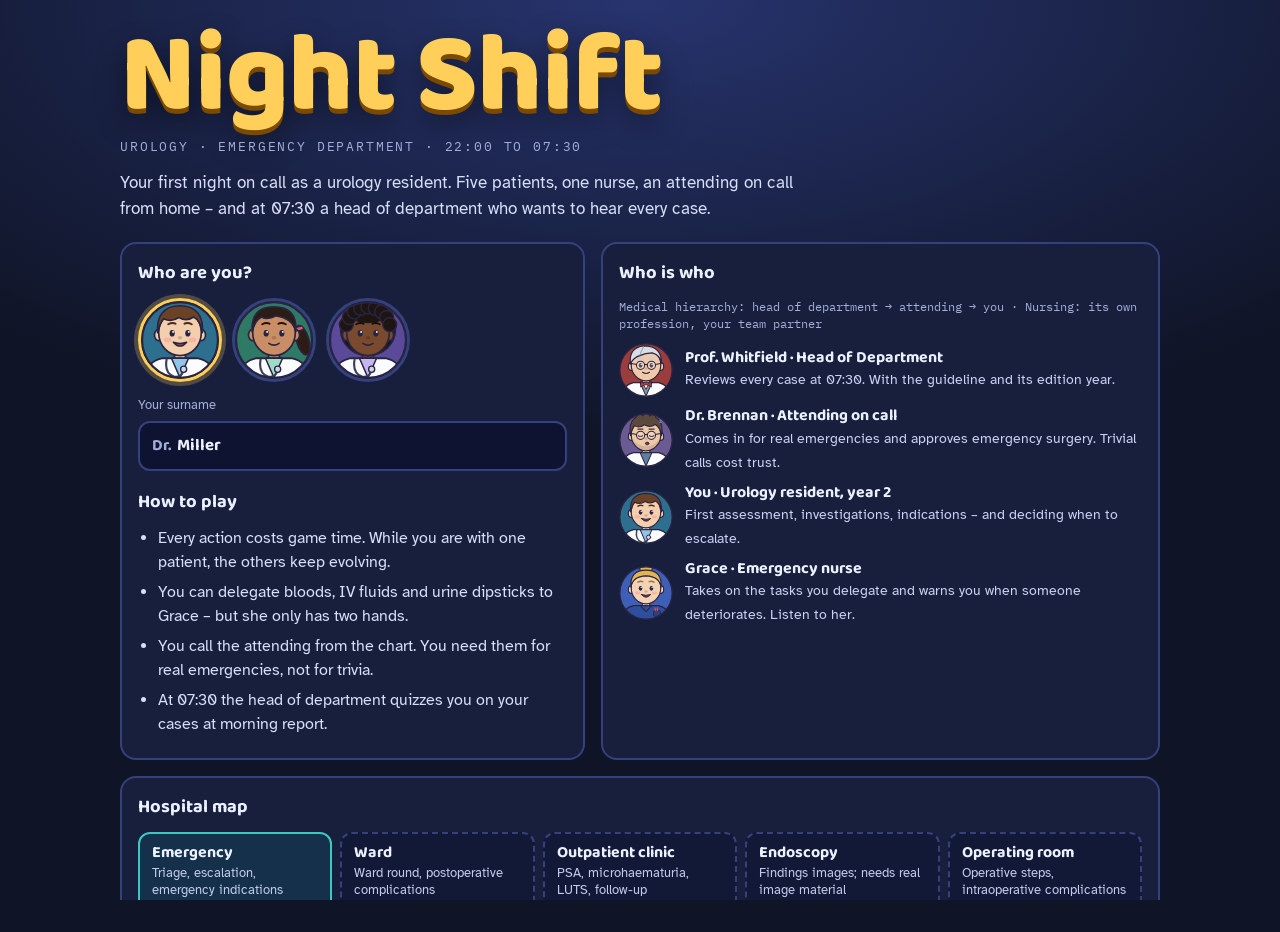
<file: classic/urology-night-shift.html>
<!doctype html>
<html lang="en">
<head>
<meta charset="utf-8">
<meta name="viewport" content="width=device-width, initial-scale=1, viewport-fit=cover">
<title>Urology Night Shift</title>
<link rel="preconnect" href="https://fonts.googleapis.com">
<link rel="preconnect" href="https://fonts.gstatic.com" crossorigin>
<link rel="stylesheet" href="https://fonts.googleapis.com/css2?family=Atkinson+Hyperlegible:ital,wght@0,400;0,700;1,400&family=Baloo+2:wght@500;600;700;800&family=IBM+Plex+Mono:wght@500;600&display=swap">
<style>:root{padding-top:env(safe-area-inset-top,0px);padding-bottom:env(safe-area-inset-bottom,0px)}body{margin:0}img{max-width:100%}[hidden]{display:none!important}</style>
<style>
/* Layout: Nachtdienst-Konsole – HUD oben, Flur-Szene als Bühne, ZNA-Board darunter, Patientenakte als Papier-Overlay.
   Bewusst eine einzige Optik (Nachtschicht): dunkler Grund, MTS-Triagefarben als Semantik, Papier für die Akte. */
:root{
  color-scheme: dark;
  --night:#0f1426; --night-2:#171f3d; --night-3:#212b55; --line:#34417c;
  --text:#ecf1ff; --muted:#a3afd9;
  --paper:#f6f8fc; --paper-2:#e9eff8; --grid:#dbe3ef; --ink:#1c2138; --ink-2:#4d5675;
  --accent:#3cc7c1; --accent-ink:#0b6e6a; --gold:#ffcf5a;
  --mts-rot:#e5484d; --mts-orange:#f28c28; --mts-gelb:#f2c230; --mts-gruen:#36b37e; --mts-blau:#3b82f6;
  --f-display:"Baloo 2","Trebuchet MS",system-ui,sans-serif;
  --f-body:"Atkinson Hyperlegible",system-ui,-apple-system,"Segoe UI",Roboto,sans-serif;
  --f-mono:"IBM Plex Mono",ui-monospace,SFMono-Regular,Menlo,Consolas,monospace;
  --r:14px;
}
*{box-sizing:border-box}
html,body{background:var(--night);color:var(--text)}
body{font-family:var(--f-body);font-size:16px;line-height:1.5;-webkit-font-smoothing:antialiased}
button{font:inherit;color:inherit;cursor:pointer}
:focus-visible{outline:3px solid var(--gold);outline-offset:2px}
h1,h2,h3{text-wrap:balance}

.app{max-width:1320px;margin:0 auto;padding-inline:16px;padding-block:14px 32px;display:flex;flex-direction:column;gap:12px}

.btn{display:inline-flex;align-items:center;justify-content:center;gap:8px;font-family:var(--f-display);font-weight:700;font-size:1rem;line-height:1.1;padding:10px 14px;border-radius:12px;border:2px solid var(--line);background:var(--night-3);color:var(--text);transition:background .15s,border-color .15s,transform .08s}
.btn:hover{background:#2b376b}
.btn:active{transform:translateY(1px)}
.btn.primary{background:var(--accent);color:#052522;border-color:#8be6e1}
.btn.primary:hover{background:#5bd8d2}
.btn[disabled]{opacity:.45;cursor:not-allowed}
.cost{font-family:var(--f-mono);font-size:.72rem;font-weight:600;padding:2px 6px;border-radius:6px;background:rgba(255,255,255,.12);white-space:nowrap}

/* HUD */
.hud{display:flex;flex-wrap:wrap;align-items:center;justify-content:space-between;gap:10px 18px;padding:10px 14px;background:var(--night-2);border:2px solid var(--line);border-radius:var(--r)}
.brand{display:flex;flex-direction:column;line-height:1}
.brand-name{font-family:var(--f-display);font-weight:800;font-size:1.75rem;color:var(--gold);letter-spacing:.01em}
.brand-sub{font-size:.72rem;letter-spacing:.14em;text-transform:uppercase;color:var(--muted);margin-top:2px}
.clock{display:flex;flex-direction:column;align-items:center;line-height:1.05}
.clock-time{font-family:var(--f-mono);font-weight:600;font-size:2rem;font-variant-numeric:tabular-nums;color:#fff}
.clock-sub{font-size:.72rem;color:var(--muted)}
.team{display:flex;flex-wrap:wrap;gap:8px}
.who{display:flex;align-items:center;gap:8px;padding:4px 12px 4px 4px;border-radius:999px;border:2px solid var(--line);background:var(--night-3);text-align:left}
.who:hover{border-color:var(--accent)}
.who svg{width:42px;height:42px;flex:none}
.who-txt{display:flex;flex-direction:column;line-height:1.15;min-width:0}
.who-txt b{font-family:var(--f-display);font-size:.95rem}
.who-txt small{font-size:.7rem;color:var(--muted)}
.meter{display:block;width:92px;height:6px;border-radius:4px;background:#0b1023;margin-top:4px;overflow:hidden}
.meter i{display:block;height:100%;width:50%;background:var(--accent);transition:width .5s,background .5s}

/* Bühne */
.stage{position:relative;border-radius:var(--r);overflow:hidden;border:2px solid var(--line);background:#0b1020}
#scene{display:block;width:100%;height:auto;user-select:none;-webkit-user-select:none}
#player{pointer-events:none}
.stage-hint{display:none;font-size:.74rem;color:var(--muted);margin:-4px 0 0}
@media (max-width:700px){.stage{overflow-x:auto;overscroll-behavior-x:contain;-webkit-overflow-scrolling:touch}#scene{width:900px;max-width:none}.stage-hint{display:block}.board-actions .btn{padding:8px 10px;font-size:.92rem}}
#scene text{font-family:var(--f-display);font-weight:700}
#scene .mono{font-family:var(--f-mono);font-weight:600}
.hit{cursor:pointer;outline:none}
.hit .hl{opacity:0;transition:opacity .15s}
.hit:hover .hl,.hit:focus-visible .hl{opacity:1}
.chip-pulse{transform-box:fill-box;transform-origin:center;animation:pulse 1.1s ease-in-out infinite}
.walking .legL{transform-box:fill-box;transform-origin:50% 0;animation:legA .44s linear infinite}
.walking .legR{transform-box:fill-box;transform-origin:50% 0;animation:legB .44s linear infinite}
.walking .body{animation:bob .22s linear infinite}
.breathe{animation:breathe 3.2s ease-in-out infinite}
.flasher{opacity:0}
.flasher.on{animation:blue .5s linear 6}
.steam path{opacity:0}
.steam.on path{animation:steam 1.6s ease-out 2}
.zzz{font-family:var(--f-display);font-weight:800;font-size:16px;fill:#6c7bb3}
@keyframes pulse{0%,100%{transform:scale(1)}50%{transform:scale(1.2)}}
@keyframes legA{0%,100%{transform:rotate(16deg)}50%{transform:rotate(-16deg)}}
@keyframes legB{0%,100%{transform:rotate(-16deg)}50%{transform:rotate(16deg)}}
@keyframes bob{0%,100%{transform:translateY(0)}50%{transform:translateY(-4px)}}
@keyframes breathe{0%,100%{transform:translateY(0)}50%{transform:translateY(-1.5px)}}
@keyframes blue{0%,100%{opacity:0}30%,70%{opacity:.95}50%{opacity:.25}}
@keyframes steam{0%{opacity:0;transform:translateY(0)}30%{opacity:.85}100%{opacity:0;transform:translateY(-26px)}}

/* ZNA-Board */
.board-head{display:flex;flex-wrap:wrap;align-items:center;justify-content:space-between;gap:10px}
.board-head h2{font-family:var(--f-display);font-size:1.3rem;margin:0;letter-spacing:.02em}
.board-head .hint{display:block;font-size:.8rem;color:var(--muted);margin:2px 0 0}
.board-actions{display:flex;flex-wrap:wrap;gap:8px}
.board{display:grid;grid-template-columns:repeat(5,minmax(0,1fr));gap:10px;margin-top:10px}
@media (max-width:1100px){.board{grid-template-columns:repeat(3,minmax(0,1fr))}}
@media (max-width:720px){.board{grid-template-columns:repeat(2,minmax(0,1fr))}.slot.empty{min-height:0}}
@media (max-width:340px){.board{grid-template-columns:1fr}}
.slot{position:relative;display:flex;flex-direction:column;gap:6px;min-width:0;min-height:138px;padding:10px 12px 12px 18px;border-radius:12px;background:var(--night-2);border:2px solid var(--line);text-align:left;color:var(--text)}
button.slot:hover{border-color:var(--accent)}
.slot::before{content:"";position:absolute;left:0;top:0;bottom:0;width:8px;border-radius:10px 0 0 10px;background:var(--tri,#3a4572)}
.slot .k{font-family:var(--f-mono);font-size:.7rem;color:var(--muted);letter-spacing:.05em;text-transform:uppercase}
.slot .n{font-family:var(--f-display);font-weight:700;font-size:1.06rem;line-height:1.1}
.slot .c{font-size:.84rem;color:#c9d2f2;line-height:1.3}
.slot.empty{border-style:dashed;opacity:.6}
.slot.done{background:#141a33}
.tri-rot{--tri:var(--mts-rot)} .tri-orange{--tri:var(--mts-orange)} .tri-gelb{--tri:var(--mts-gelb)} .tri-gruen{--tri:var(--mts-gruen)} .tri-blau{--tri:var(--mts-blau)}
.bar{display:block;height:8px;border-radius:5px;background:#0b1023;overflow:hidden;margin-top:auto}
.bar i{display:block;height:100%;transition:width .5s}
.bar-l{display:flex;justify-content:space-between;font-size:.68rem;color:var(--muted)}
.badges{display:flex;flex-wrap:wrap;gap:4px}
.badge{font-family:var(--f-mono);font-size:.66rem;font-weight:600;padding:2px 6px;border-radius:6px;background:#27326a;color:#dfe6ff;white-space:nowrap}
.badge.alert{background:var(--mts-rot);color:#fff;animation:pulse 1.2s ease-in-out infinite}
.badge.new{background:var(--gold);color:#3a2a00}
.badge.oa{background:#5b47a8;color:#fff}
.grade{align-self:flex-start;font-family:var(--f-mono);font-size:.7rem;font-weight:600;padding:3px 8px;border-radius:999px}
.g-best{background:#1f6e4d;color:#dbffef} .g-ok{background:#7a5b0e;color:#fff3cf} .g-wrong{background:#8a3f12;color:#ffe7d6} .g-critical{background:#8f1d22;color:#ffe1e1}
.legend{display:flex;flex-wrap:wrap;gap:6px 12px;align-items:center;font-size:.78rem;color:var(--muted);margin:10px 0 0}
.legend span{display:inline-flex;align-items:center;gap:5px}
.legend i{display:inline-block;width:12px;height:12px;border-radius:3px}
.foot{font-size:.78rem;color:var(--muted);max-width:75ch}

/* Akte (Overlay) */
.overlay{position:fixed;inset:0;z-index:40;background:rgba(5,8,20,.72);overflow-y:auto;overscroll-behavior:contain;padding:16px;display:flex;justify-content:center;align-items:flex-start}
.akte{width:min(1000px,100%);background:var(--paper);color:var(--ink);border-radius:18px;box-shadow:0 24px 60px rgba(0,0,0,.55);overflow:hidden;margin-block:auto}
.akte-top{display:flex;align-items:center;justify-content:space-between;gap:10px;padding:8px 10px 8px 16px;background:var(--ink);color:#fff}
.akte-top .lbl{font-family:var(--f-mono);font-size:.74rem;letter-spacing:.08em;text-transform:uppercase}
.x{border:0;background:transparent;color:#fff;font-size:1.4rem;line-height:1;padding:4px 10px;border-radius:8px}
.x:hover{background:rgba(255,255,255,.12)}
.akte-head{display:grid;grid-template-columns:auto minmax(0,1fr);gap:14px;align-items:center;padding:14px 16px;border-bottom:2px solid var(--grid);background-color:var(--paper);background-image:linear-gradient(var(--grid) 1px,transparent 1px),linear-gradient(90deg,var(--grid) 1px,transparent 1px);background-size:22px 22px}
.akte-head svg{width:96px;height:96px}
.akte-name{font-family:var(--f-display);font-size:1.6rem;font-weight:800;line-height:1.05;margin:0}
.akte-meta{font-size:.9rem;color:var(--ink-2);margin-top:4px}
.akte-cc{font-size:1rem;margin-top:6px;font-weight:700}
.pill{display:inline-block;font-family:var(--f-mono);font-size:.7rem;font-weight:600;padding:3px 9px;border-radius:999px;color:#fff;vertical-align:middle}
.pill.gelb{color:#3a2c00}
.vitals{display:grid;grid-template-columns:repeat(6,minmax(0,1fr));gap:8px;padding:12px 16px;border-bottom:2px solid var(--grid)}
@media(max-width:680px){.vitals{grid-template-columns:repeat(3,minmax(0,1fr))}}
.vital{background:#fff;border:2px solid var(--grid);border-radius:10px;padding:6px 9px;min-width:0}
.vital .l{display:block;font-size:.72rem;color:var(--ink-2);letter-spacing:.02em}
.vital .v{display:block;font-family:var(--f-mono);font-weight:600;font-size:1.04rem;font-variant-numeric:tabular-nums;white-space:nowrap;overflow:hidden;text-overflow:ellipsis}
.vital.bad{border-color:#f2a5a5;background:#fff4f4}
.vital.bad .v{color:#b3261e}
.akte-body{display:grid;grid-template-columns:minmax(0,1.05fr) minmax(0,1fr);gap:18px;padding:14px 16px 16px}
@media(max-width:780px){.akte-body{grid-template-columns:1fr}}
.akte h3{font-family:var(--f-display);font-size:1.08rem;margin:0 0 8px}
.groups{display:flex;flex-direction:column;gap:12px}
.group-l{font-size:.7rem;letter-spacing:.1em;text-transform:uppercase;color:var(--ink-2);margin-bottom:6px;font-weight:700}
.acts{display:flex;flex-wrap:wrap;gap:6px}
.aw{display:inline-flex;border-radius:10px}
.act{display:inline-flex;align-items:center;gap:6px;font-weight:700;font-size:.88rem;line-height:1.2;padding:8px 10px;border-radius:10px;border:2px solid #c6d1e4;background:#fff;color:var(--ink);text-align:left}
.act:hover:not([disabled]){border-color:var(--accent-ink);background:#f1fbfa}
.act .cost{background:#e8eef7;color:var(--ink-2)}
.aw .act:first-child:not(:last-child){border-top-right-radius:0;border-bottom-right-radius:0}
.act.del{border-left:0;border-top-left-radius:0;border-bottom-left-radius:0;background:#eef2ff;color:#2e3f8f;font-size:.8rem}
.act.done{background:#e6f5ee;border-color:#a5d8bf;color:#1d5c40}
.act.pending{background:#fff7df;border-color:#efd389;color:#6a4e00}
.act[disabled]{cursor:default}
.findings{list-style:none;margin:0;padding:0;display:flex;flex-direction:column;gap:8px;max-height:430px;overflow-y:auto}
@media(max-width:780px){.findings{max-height:none}}
.finding{background:#fff;border:2px solid var(--grid);border-radius:10px;padding:8px 10px;font-size:.92rem;line-height:1.42}
.finding .t{display:block;font-family:var(--f-mono);font-size:.7rem;color:var(--ink-2);margin-bottom:2px}
.finding.fresh{border-color:var(--accent-ink);box-shadow:0 0 0 3px rgba(11,110,106,.15)}
.akte-foot{display:flex;flex-wrap:wrap;gap:8px;justify-content:space-between;align-items:center;padding:12px 16px 16px;border-top:2px solid var(--grid);background:var(--paper-2)}
.akte-foot .l,.akte-foot .r{display:flex;flex-wrap:wrap;gap:8px}
.akte .btn{background:#fff;color:var(--ink);border-color:#c6d1e4}
.akte .btn:hover{background:#f1f5fb}
.akte .btn.primary{background:var(--accent-ink);color:#fff;border-color:var(--accent-ink)}
.akte .btn.primary:hover{background:#0d827d}
.akte .btn.oa{background:#efeafe;color:#3b2a7c;border-color:#bcaef0}
.akte .btn .cost{background:rgba(0,0,0,.08)}
.akte .btn.primary .cost{background:rgba(255,255,255,.2)}
.disp-q{font-family:var(--f-display);font-size:1.2rem;margin:0 0 10px}
.disp-list{display:flex;flex-direction:column;gap:8px}
.disp{display:flex;gap:12px;align-items:flex-start;text-align:left;padding:12px 14px;border-radius:12px;border:2px solid #c6d1e4;background:#fff;color:var(--ink);font-size:1rem;line-height:1.35}
.disp:hover:not([disabled]){border-color:var(--accent-ink)}
.disp.sel{border-color:var(--accent-ink);background:#e5f6f5;box-shadow:0 0 0 3px rgba(11,110,106,.15)}
.disp[disabled]{opacity:.5;cursor:not-allowed}
.disp .key{flex:none;display:inline-grid;place-items:center;width:26px;height:26px;border-radius:8px;background:var(--paper-2);font-family:var(--f-mono);font-weight:600;font-size:.85rem}
.disp .veto{display:block;font-size:.8rem;color:#8f1d22;margin-top:3px}
.result-head{display:flex;gap:14px;align-items:center;padding:14px;border-radius:14px;border:2px solid}
.result-head svg{width:64px;height:64px;flex:none}
.rh-best{background:#e4f6ec;border-color:#93d5b3} .rh-ok{background:#fff6da;border-color:#ecd187} .rh-wrong{background:#ffeedd;border-color:#f3b789} .rh-critical{background:#ffe4e4;border-color:#ee9b9b}
.result-title{font-family:var(--f-display);font-size:1.3rem;font-weight:800;margin:0;line-height:1.1}
.result-grade{font-family:var(--f-mono);font-size:.72rem;letter-spacing:.06em;text-transform:uppercase;color:var(--ink-2)}
.result p{margin:.6em 0}
.why{margin:6px 0 0;padding-left:20px}
.why li{margin-bottom:6px}
.src{font-size:.8rem;color:var(--ink-2);margin-top:8px}
.logline{display:inline-block;margin-top:6px;font-family:var(--f-mono);font-size:.78rem;background:#eef2ff;color:#2e3f8f;padding:4px 8px;border-radius:8px}
.chosen{font-size:.9rem;color:var(--ink-2);margin-top:8px}
.warn{color:#9a5b00;font-weight:700}

/* Dialog im RPG-Stil */
.scrim{position:fixed;inset:0;z-index:70;background:rgba(5,8,20,.28)}
.dialog{position:fixed;left:50%;transform:translateX(-50%);bottom:calc(16px + env(safe-area-inset-bottom,0px));width:min(940px,calc(100% - 32px));max-height:calc(100% - 32px - env(safe-area-inset-bottom,0px));overflow-y:auto;overscroll-behavior:contain;z-index:80;display:grid;grid-template-columns:auto minmax(0,1fr);gap:14px;padding:14px 16px;border-radius:16px;background:#121a36;border:3px solid #e9eefc;box-shadow:0 0 0 4px #121a36,0 18px 50px rgba(0,0,0,.6);color:var(--text)}
.dlg-portrait svg{width:96px;height:96px;display:block}
@media(max-width:520px){.dlg-portrait svg{width:60px;height:60px}.dialog{gap:10px;padding:12px}}
.dlg-name{font-family:var(--f-display);font-weight:800;font-size:1.12rem;color:var(--gold);line-height:1.1}
.dlg-name small{font-family:var(--f-body);font-weight:400;font-size:.76rem;color:var(--muted);margin-left:8px}
.dlg-text{margin:6px 0 10px;font-size:1.04rem;min-height:3em}
.dlg-choices{display:flex;flex-direction:column;gap:6px;margin-bottom:6px}
.dlg-choice{text-align:left;font-size:.95rem;line-height:1.35;padding:10px 12px;border-radius:10px;border:2px solid var(--line);background:var(--night-3);color:var(--text)}
.dlg-choice:hover{border-color:var(--accent)}
.dlg-row{display:flex;justify-content:flex-end}

/* Toasts */
.toasts{position:fixed;top:calc(12px + env(safe-area-inset-top,0px));right:16px;z-index:90;display:flex;flex-direction:column;gap:8px;width:min(360px,calc(100% - 32px));pointer-events:none}
.toast{background:#121a36;color:var(--text);border:2px solid var(--line);border-left:6px solid var(--accent);padding:9px 12px;border-radius:10px;font-size:.9rem;box-shadow:0 8px 24px rgba(0,0,0,.45);animation:tin .25s ease}
@keyframes tin{from{opacity:0;transform:translateY(-6px)}to{opacity:1;transform:none}}

/* Vollbild-Screens */
html.locked,html.locked body{overflow:hidden}
.screen{position:fixed;inset:0;z-index:50;overflow-y:auto;overscroll-behavior:contain;background:radial-gradient(120% 80% at 50% 0%,#27346e 0%,var(--night) 62%);padding:16px;display:flex;justify-content:center;align-items:flex-start}
.screen-inner{width:min(1040px,100%);margin-block:auto;padding-block:12px 28px}
.title-word{font-family:var(--f-display);font-weight:800;font-size:clamp(3.2rem,11vw,7rem);line-height:.88;letter-spacing:-.01em;color:var(--gold);margin:0;text-shadow:0 5px 0 #7a4a00,0 12px 30px rgba(0,0,0,.45)}
.title-sub{font-family:var(--f-mono);font-size:.82rem;letter-spacing:.14em;text-transform:uppercase;color:var(--muted);margin:10px 0 0}
.title-lede{font-size:1.08rem;max-width:62ch;margin:14px 0 0;color:#d7def7}
.title-grid{display:grid;grid-template-columns:minmax(0,1fr) minmax(0,1.2fr);gap:16px;margin-top:20px}
@media(max-width:820px){.title-grid{grid-template-columns:1fr}}
.card{background:var(--night-2);border:2px solid var(--line);border-radius:16px;padding:16px;min-width:0}
.card h2{font-family:var(--f-display);font-size:1.15rem;margin:0 0 10px}
.avatars{display:flex;gap:10px;flex-wrap:wrap}
.av{border:3px solid var(--line);border-radius:50%;padding:0;background:transparent;line-height:0}
.av svg{width:78px;height:78px}
.av[aria-pressed="true"]{border-color:var(--gold);box-shadow:0 0 0 4px rgba(255,207,90,.25)}
.field{display:flex;flex-direction:column;gap:6px;margin-top:14px}
.field label{font-size:.82rem;color:var(--muted)}
.namebox{display:flex;align-items:center;border:2px solid var(--line);border-radius:12px;background:#0d1330;overflow:hidden}
.namebox span{padding:10px 0 10px 12px;font-family:var(--f-display);font-weight:700;color:var(--muted)}
.namebox input{flex:1;min-width:0;border:0;background:transparent;color:var(--text);font:inherit;font-family:var(--f-display);font-weight:700;font-size:1.05rem;padding:10px 12px 10px 6px}
.namebox input:focus{outline:none}
.namebox span:has(select){padding:6px 0 6px 8px}
.namebox select{appearance:none;-webkit-appearance:none;border:0;border-radius:8px;background:rgba(255,255,255,.07) url("data:image/svg+xml,%3Csvg xmlns='http://www.w3.org/2000/svg' width='10' height='6'%3E%3Cpath d='M1 1l4 4 4-4' fill='none' stroke='%23a3afd9' stroke-width='1.6' stroke-linecap='round'/%3E%3C/svg%3E") no-repeat right 7px center;color:var(--gold);font:inherit;font-family:var(--f-display);font-weight:700;font-size:1.05rem;padding:4px 22px 4px 8px;cursor:pointer}
.namebox select:hover{background-color:rgba(255,255,255,.13)}
.namebox select:focus-visible{outline:2px solid var(--gold);outline-offset:1px}
.namebox select option{background:#0d1330;color:var(--text)}
.namebox:focus-within{border-color:var(--gold)}
.roles{display:flex;flex-direction:column;gap:10px}
.role{display:grid;grid-template-columns:auto minmax(0,1fr);gap:12px;align-items:center}
.role svg{width:54px;height:54px}
.role b{font-family:var(--f-display);font-size:1rem;display:block;line-height:1.15}
.role span{font-size:.86rem;color:#c9d2f2}
.chain{font-family:var(--f-mono);font-size:.74rem;color:var(--muted);margin:2px 0 10px}
.howto{margin:0;padding-left:20px;color:#d7def7}
.howto li{margin-bottom:6px}
.start-row{display:flex;flex-wrap:wrap;gap:12px;align-items:center;margin-top:18px}
.best{font-family:var(--f-mono);font-size:.8rem;color:var(--muted)}
.disclaimer{font-size:.76rem;color:var(--muted);margin-top:16px;max-width:80ch}

/* Frühbesprechung (Bosskampf) */
.boss-stage{border-radius:16px;overflow:hidden;border:2px solid var(--line);background:#141b38}
.boss-stage svg{display:block;width:100%;height:auto}
.hpbar{display:flex;align-items:center;gap:10px;margin:12px 0}
.hpbar b{font-family:var(--f-display);font-size:1rem;white-space:nowrap}
.hp{flex:1;height:14px;border-radius:8px;background:#0b1023;border:2px solid var(--line);overflow:hidden}
.hp i{display:block;height:100%;background:linear-gradient(90deg,#e5484d,#f28c28);transition:width .6s}
.hpbar span{font-family:var(--f-mono);font-size:.8rem;color:var(--muted);white-space:nowrap}
.qcard{background:var(--paper);color:var(--ink);border-radius:16px;padding:16px;margin-top:12px}
.qnum{font-family:var(--f-mono);font-size:.74rem;letter-spacing:.08em;text-transform:uppercase;color:var(--ink-2)}
.qtext{font-family:var(--f-display);font-size:1.25rem;line-height:1.2;margin:4px 0 12px}
.qopts{display:flex;flex-direction:column;gap:8px}
.qopt{display:flex;gap:12px;align-items:flex-start;text-align:left;padding:11px 14px;border-radius:12px;border:2px solid #c6d1e4;background:#fff;color:var(--ink);font-size:1rem;line-height:1.35}
.qopt:hover:not([disabled]){border-color:var(--accent-ink)}
.qopt .key{flex:none;display:inline-grid;place-items:center;width:26px;height:26px;border-radius:8px;background:var(--paper-2);font-family:var(--f-mono);font-weight:600;font-size:.85rem}
.qopt.right{border-color:#2f9a6a;background:#e4f6ec}
.qopt.wrong{border-color:#d0574f;background:#ffe9e7}
.qopt[disabled]{cursor:default}
.qwhy{margin-top:12px;padding:12px;border-radius:12px;background:var(--paper-2);font-size:.95rem}
.qwhy .src{margin-top:6px}

/* Schichtbericht */
.report{background:var(--paper);color:var(--ink);border-radius:18px;overflow:hidden}
.rep-head{padding:18px;background:var(--ink);color:#fff;display:flex;flex-wrap:wrap;gap:14px;align-items:center;justify-content:space-between}
.rep-head h1{font-family:var(--f-display);font-size:1.9rem;margin:0;line-height:1}
.rep-score{font-family:var(--f-mono);font-size:2.2rem;font-weight:600;color:var(--gold);font-variant-numeric:tabular-nums}
.rep-score small{font-size:.9rem;color:#c9d2f2}
.rank{font-family:var(--f-display);font-size:1.1rem;color:#fff}
.rep-body{padding:16px;display:flex;flex-direction:column;gap:16px}
.kpis{display:grid;grid-template-columns:repeat(4,minmax(0,1fr));gap:10px}
@media(max-width:700px){.kpis{grid-template-columns:repeat(2,minmax(0,1fr))}}
.kpi{background:#fff;border:2px solid var(--grid);border-radius:12px;padding:10px 12px;min-width:0}
.kpi .l{font-size:.7rem;text-transform:uppercase;letter-spacing:.07em;color:var(--ink-2)}
.kpi .v{font-family:var(--f-mono);font-size:1.5rem;font-weight:600;font-variant-numeric:tabular-nums}
.rows{display:flex;flex-direction:column;gap:8px}
.row{background:#fff;border:2px solid var(--grid);border-radius:12px;overflow:hidden}
.row summary{display:grid;grid-template-columns:minmax(0,1fr) auto auto;gap:10px;align-items:center;padding:10px 12px;cursor:pointer;list-style:none}
.row summary::-webkit-details-marker{display:none}
.row summary b{font-family:var(--f-display);font-size:1rem}
.row summary .sub{display:block;font-size:.82rem;color:var(--ink-2)}
.row .pts{font-family:var(--f-mono);font-weight:600;font-variant-numeric:tabular-nums}
.row .inner{padding:0 12px 12px;font-size:.92rem}
.quotes{display:grid;grid-template-columns:repeat(3,minmax(0,1fr));gap:10px}
@media(max-width:820px){.quotes{grid-template-columns:1fr}}
.quote{display:grid;grid-template-columns:auto minmax(0,1fr);gap:10px;align-items:start;background:#fff;border:2px solid var(--grid);border-radius:12px;padding:10px}
.quote svg{width:48px;height:48px}
.quote b{font-family:var(--f-display);display:block;font-size:.95rem}
.quote span{font-size:.9rem}
.logbook{list-style:none;margin:0;padding:0;display:flex;flex-wrap:wrap;gap:6px}
.logbook li{font-family:var(--f-mono);font-size:.78rem;background:#eef2ff;color:#2e3f8f;padding:5px 9px;border-radius:8px}
.rep-foot{display:flex;flex-wrap:wrap;gap:10px;padding:0 16px 18px}
.report .btn{background:#fff;color:var(--ink);border-color:#c6d1e4}
.report .btn.primary{background:var(--accent-ink);color:#fff;border-color:var(--accent-ink)}
.report h2{font-family:var(--f-display);font-size:1.15rem;margin:0 0 8px}

@media (prefers-reduced-motion: reduce){
  *,*::before,*::after{animation:none!important;transition:none!important}
}

@media (max-width:600px){
  .hud{gap:8px 12px;padding:10px}
  .brand-name{font-size:1.4rem}
  .clock-time{font-size:1.6rem}
  .team{width:100%;display:grid;grid-template-columns:repeat(3,minmax(0,1fr));gap:6px}
  .who{padding:3px 8px 3px 3px;gap:6px;min-width:0}
  .who svg{width:32px;height:32px}
  .who-txt b{font-size:.8rem;white-space:nowrap;overflow:hidden;text-overflow:ellipsis}
  .who-txt small{display:none}
  .who-txt b .hon{display:none}
  .meter{width:100%}
  #who-chef .who-txt b{max-width:100%}
}

.plan{margin-top:16px}
.plan-grid{display:grid;grid-template-columns:repeat(5,minmax(0,1fr));gap:8px}
@media(max-width:820px){.plan-grid{grid-template-columns:repeat(2,minmax(0,1fr))}}
.loc{display:flex;flex-direction:column;gap:4px;padding:10px 12px;border-radius:12px;border:2px dashed var(--line);background:#121937;min-width:0}
.loc b{font-family:var(--f-display);font-size:1rem;line-height:1.1}
.loc span{font-size:.8rem;color:#c3cbec;line-height:1.3}
.loc i{font-style:normal;font-family:var(--f-mono);font-size:.68rem;color:var(--muted);margin-top:auto;text-transform:uppercase;letter-spacing:.06em}
.loc.on{border-style:solid;border-color:var(--accent);background:#14304a}
.loc.on i{color:var(--accent)}
</style>
</head>
<body>
<div class="app" id="app">
  <header class="hud">
    <div class="brand"><span class="brand-name">Night Shift</span><span class="brand-sub">ED · Urology</span></div>
    <div class="clock" aria-live="off"><span class="clock-time" id="hud-time">22:00</span><span class="clock-sub" id="hud-sub">Morning report 07:30</span></div>
    <div class="team" aria-label="Hierarchy and team">
      <button class="who" id="who-chef" type="button"><span class="who-pt" data-pt="chef"></span><span class="who-txt"><b>Prof. Whitfield</b><small>Head of Department · expects you at 07:30</small></span></button>
      <button class="who" id="who-oa" type="button"><span class="who-pt" data-pt="brenner"></span><span class="who-txt"><b>Dr. Brennan</b><small>Attending on call · trust</small><span class="meter"><i id="m-trust"></i></span></span></button>
      <button class="who" id="who-jana" type="button"><span class="who-pt" data-pt="jana"></span><span class="who-txt"><b>Grace</b><small>Nursing · team spirit</small><span class="meter"><i id="m-team"></i></span></span></button>
    </div>
  </header>

  <section class="stage" aria-label="Emergency department corridor">
    <svg id="scene" viewBox="0 0 1600 560" role="group" aria-label="Emergency department with nurses’ station, five treatment bays and ambulance entrance"></svg>
  </section>
  <p class="stage-hint">Swipe the corridor sideways to see all bays.</p>

  <section aria-labelledby="board-title">
    <div class="board-head">
      <div><h2 id="board-title">ED board</h2><p class="hint">Tap a bay to open the chart.</p></div>
      <div class="board-actions">
        <button class="btn" id="btn-ask" type="button">Ask Grace <span class="cost">1 min</span></button>
        <button class="btn" id="btn-wait" type="button">Grab a coffee <span class="cost">time passes</span></button>
      </div>
    </div>
    <div class="board" id="board"></div>
    <p class="legend">Manchester Triage:
      <span><i style="background:var(--mts-rot)"></i>red · immediate</span>
      <span><i style="background:var(--mts-orange)"></i>orange · 10 min</span>
      <span><i style="background:var(--mts-gelb)"></i>yellow · 30 min</span>
      <span><i style="background:var(--mts-gruen)"></i>green · 90 min</span>
      <span><i style="background:var(--mts-blau)"></i>blue · 120 min</span>
    </p>
  </section>

  <p class="foot">Learning game for urology residents. All people and cases are fictional; the rationales cite their sources (guidelines current in 2026). Drug approvals and doses reflect the European (EMA) context and may differ for the FDA, MHRA or other agencies. The game does not replace clinical judgement.</p>
</div>

<div class="overlay" id="case" hidden>
  <article class="akte" id="akte" role="dialog" aria-modal="true" aria-labelledby="akte-name"></article>
</div>

<div class="screen" id="title-screen">
  <div class="screen-inner">
    <h1 class="title-word">Night Shift</h1>
    <p class="title-sub">Urology · Emergency Department · 22:00 to 07:30</p>
    <p class="title-lede">Your first night on call as a urology resident. Five patients, one nurse, an attending on call from home – and at 07:30 a head of department who wants to hear every case.</p>
    <div class="title-grid">
      <div class="card">
        <h2>Who are you?</h2>
        <div class="avatars" id="avatars" role="group" aria-label="Choose an avatar"></div>
        <div class="field">
          <label for="player-name">Your surname</label>
          <div class="namebox"><span>Dr.</span><input id="player-name" type="text" maxlength="18" autocomplete="off" value="Miller"></div>
        </div>
        <h2 style="margin-top:18px">How to play</h2>
        <ul class="howto">
          <li>Every action costs game time. While you are with one patient, the others keep evolving.</li>
          <li>You can delegate bloods, IV fluids and urine dipsticks to Grace – but she only has two hands.</li>
          <li>You call the attending from the chart. You need them for real emergencies, not for trivia.</li>
          <li>At 07:30 the head of department quizzes you on your cases at morning report.</li>
        </ul>
      </div>
      <div class="card">
        <h2>Who is who</h2>
        <p class="chain">Medical hierarchy: head of department → attending → you · Nursing: its own profession, your team partner</p>
        <div class="roles" id="roles"></div>
      </div>
    </div>
    <div class="card plan">
      <h2>Hospital map</h2>
      <div class="plan-grid">
        <div class="loc on"><b>Emergency</b><span>Triage, escalation, emergency indications</span><i>playable</i></div>
        <div class="loc"><b>Ward</b><span>Ward round, postoperative complications</span><i>planned</i></div>
        <div class="loc"><b>Outpatient clinic</b><span>PSA, microhaematuria, LUTS, follow-up</span><i>planned</i></div>
        <div class="loc"><b>Endoscopy</b><span>Findings images; needs real image material</span><i>planned</i></div>
        <div class="loc"><b>Operating room</b><span>Operative steps, intraoperative complications</span><i>planned</i></div>
      </div>
    </div>
    <div class="start-row">
      <button class="btn primary" id="btn-start" type="button">Start the shift</button>
      <span class="best" id="best"></span>
    </div>
    <p class="disclaimer">Fictional cases for specialist-level training. Sources in the rationales: EAU Guidelines (2026 edition), NICE NG118, Surviving Sepsis Campaign 2021 and the studies cited. Drug approvals reflect the European (EMA) context and may differ for the FDA, MHRA or other agencies.</p>
  </div>
</div>

<div class="screen" id="boss-screen" hidden>
  <div class="screen-inner" id="boss-inner"></div>
</div>

<div class="screen" id="report-screen" hidden>
  <div class="screen-inner" id="report-inner"></div>
</div>

<div class="scrim" id="scrim" hidden></div>
<div class="dialog" id="dlg" role="dialog" aria-live="polite" hidden>
  <div class="dlg-portrait" id="dlg-portrait"></div>
  <div class="dlg-body">
    <div class="dlg-name" id="dlg-name"></div>
    <p class="dlg-text" id="dlg-text"></p>
    <div class="dlg-choices" id="dlg-choices"></div>
    <div class="dlg-row"><button class="btn primary" id="dlg-next" type="button">Next ▸</button></div>
  </div>
</div>
<div class="toasts" id="toasts" aria-live="polite"></div>

<script>
(() => {
'use strict';
/* ============================================================
   LANGUAGE PACK ENGLISH (international, EAU-based) – Urology Night Shift
   British spelling; lab values in conventional and SI units.
   ============================================================ */
const L = {
  code: 'en', htmlLang: 'en', title: 'Urology Night Shift', file: 'urology-night-shift.html',
  decimal: '.', storeKey: 'urology-night-shift-v1', defaultName: 'Miller', namePrefix: 'Dr.',

  markup: {
    brand_name: 'Night Shift', brand_sub: 'ED · Urology', hud_sub: 'Morning report 07:30',
    team_aria: 'Hierarchy and team',
    who_chef_name: 'Prof. Whitfield', who_chef_role: 'Head of Department · expects you at 07:30',
    who_oa_name: 'Dr. Brennan', who_oa_role: 'Attending on call · trust',
    who_nurse_name: 'Grace', who_nurse_role: 'Nursing · team spirit',
    stage_aria: 'Emergency department corridor', scene_aria: 'Emergency department with nurses’ station, five treatment bays and ambulance entrance',
    stage_hint: 'Swipe the corridor sideways to see all bays.',
    board_title: 'ED board', board_hint: 'Tap a bay to open the chart.',
    btn_ask: 'Ask Grace', btn_wait: 'Grab a coffee', cost_wait: 'time passes',
    legend: 'Manchester Triage:', leg_rot: 'red · immediate', leg_orange: 'orange · 10 min', leg_gelb: 'yellow · 30 min', leg_gruen: 'green · 90 min', leg_blau: 'blue · 120 min',
    foot: 'Learning game for urology residents. All people and cases are fictional; the rationales cite their sources (guidelines current in 2026). Drug approvals and doses reflect the European (EMA) context and may differ for the FDA, MHRA or other agencies. The game does not replace clinical judgement.',
    title_word: 'Night Shift', title_sub: 'Urology · Emergency Department · 22:00 to 07:30',
    title_lede: 'Your first night on call as a urology resident. Five patients, one nurse, an attending on call from home – and at 07:30 a head of department who wants to hear every case.',
    who_h: 'Who are you?', avatars_aria: 'Choose an avatar', name_label: 'Your surname',
    howto_h: 'How to play',
    howto_1: 'Every action costs game time. While you are with one patient, the others keep evolving.',
    howto_2: 'You can delegate bloods, IV fluids and urine dipsticks to Grace – but she only has two hands.',
    howto_3: 'You call the attending from the chart. You need them for real emergencies, not for trivia.',
    howto_4: 'At 07:30 the head of department quizzes you on your cases at morning report.',
    roles_h: 'Who is who', chain: 'Medical hierarchy: head of department → attending → you · Nursing: its own profession, your team partner',
    plan_h: 'Hospital map', playable: 'playable', planned: 'planned',
    plan_er: 'Emergency', plan_er_t: 'Triage, escalation, emergency indications',
    plan_ward: 'Ward', plan_ward_t: 'Ward round, postoperative complications',
    plan_opd: 'Outpatient clinic', plan_opd_t: 'PSA, microhaematuria, LUTS, follow-up',
    plan_endo: 'Endoscopy', plan_endo_t: 'Findings images; needs real image material',
    plan_or: 'Operating room', plan_or_t: 'Operative steps, intraoperative complications',
    start: 'Start the shift',
    disclaimer: 'Fictional cases for specialist-level training. Sources in the rationales: EAU Guidelines (2026 edition), NICE NG118, Surviving Sepsis Campaign 2021 and the studies cited. Drug approvals reflect the European (EMA) context and may differ for the FDA, MHRA or other agencies.',
    next: 'Next ▸'
  },

  scene: { station: 'Nurses’ station', er: 'EMERGENCY', erSize: 21, erFit: 0, amb: 'AMBULANCE', coffeeAria: 'Grab a coffee (time passes)', newChip: 'new', hr: 'HR' },

  people: {
    jana: { name: 'Grace', role: 'Emergency nurse' },
    brenner: { name: 'Dr. Brennan', role: 'Attending urologist · on call from home' },
    chef: { name: 'Prof. Whitfield', role: 'Head of Department' },
    mutter: { name: 'Mrs M.', role: 'Leo’s mother' },
    anae: { name: 'Anaesthesia', role: 'On-call anaesthetist, on the phone' }
  },
  playerRole: 'Urology resident · year 2', narrator: 'Night shift',
  tri: { rot: 'red', orange: 'orange', gelb: 'yellow', gruen: 'green', blau: 'blue' },
  grade: { best: 'Guideline-concordant', ok: 'Acceptable', wrong: 'Wrong call', critical: 'Critical event' },
  dest: { home: 'home', ward: 'ward', or: 'OR', orImc: 'OR → intermediate care', orIcu: 'OR → ICU', icu: 'ICU', transfer: 'transfer', early: 'day team' },
  log: {
    sonoKidney: 'Renal and urinary tract ultrasound', met: 'Conservative stone management (MET)', catheter: 'Urethral catheterisation', spc: 'Suprapubic catheter insertion',
    sonoBladder: 'Bladder ultrasound / residual', sonoRenal: 'Renal ultrasound', stentInd: 'Indication: emergency ureteral stent',
    duplexScrot: 'Scrotal colour Doppler', explInd: 'Indication: scrotal exploration', debrInd: 'Indication: emergency debridement'
  },

  ui: {
    initFinding: (tri, cc) => `Nurse triage (Manchester ${tri}): ${cc}.`,
    ignored: ref => `I told you about ${ref} 45 minutes ago. Just so you know.`,
    stCirc: 'Circulation', stIsch: h => `Ischaemia ${h} h`, stPain: n => `Pain NRS ${n}`,
    bay: 'Bay', free: 'free', bedReady: 'Bed is made. For now.', pts: 'pts', since: d => `${d} in ED`,
    bayFree: n => `Bay ${n}: free`,
    bayDone: (n, name, dest) => `Bay ${n}: ${name} – ${dest}. View result`,
    bayHere: (n, name, age, cc) => `Bay ${n}: ${name}, ${age}, ${cc}. Open chart`,
    hudShift: done => `${done} of 5 cases done · Morning report 07:30`, hudOther: 'Morning report 07:30',
    badgeAlert: '! Nurse', badgeNew: 'new', badgeOA: 'Attending informed',
    resultNurse: (s, ref, name) => `Grace: done – ${s} (${name}).`,
    resultBy: (by, s, ref, name) => `${by}: result ready – ${s} (${name}).`,
    by: { lab: 'Lab', rad: 'Radiology' },
    stillFree: n => `Bay ${n} is still free.`,
    thanks: 'Grace: “Thanks for coming straight away.”',
    vit: ['BP mmHg', 'HR /min', 'Temp °C', 'SpO₂ %', 'RR /min', 'Pain NRS'],
    readyAt: t => `ready ${t}`,
    delegate: '→ Grace', delegateTitle: 'Delegate to Grace – costs you 1 min', nurseBusyBtn: t => `Grace until ${t}`, nurseBusyTitle: 'Grace is busy',
    chartTop: (n, t) => `ED chart · Bay ${n} · ${t}`, closeChart: 'Close chart',
    mts: tri => `Manchester ${tri}`, inEd: t => `in the ED since ${t}`, oaInformed: 'Attending informed',
    groups: { hx: 'Assessment', dx: 'Investigations', tx: 'Treatment' },
    actionsH: 'Actions', findingsH: 'Findings and course',
    callOA: 'Call the attending', backHall: 'Back to the corridor', decideBtn: 'Decide disposition ▸',
    dispQ: (name, ref) => `What is the plan for ${name}?`, vetoed: 'Turned down by the attending', backActions: '◂ Back to actions', confirm: 'Confirm',
    yourDecision: 'Your decision:', noDecision: 'You did not set a plan.', why: 'Why?', sources: 'Sources:',
    logPlus: n => `Logbook +${n}:`, casePts: x => `Points for this case: <b>${x}</b> of 100`,
    short: { ab: 'Antibiotics', volumen: 'Fluids', analgesie: 'Analgesia', bk: 'Cultures', ct: 'CT', labor: 'Bloods', radio: 'Doppler', urin: 'Dipstick', insulin: 'Insulin' },
    nurseBusySay: t => `I only have two hands. I’m busy until ${t}.`,
    nurseOk: label => `Grace: “On it.” – ${label}`,
    oaHello: '… Brennan. What’s up?', oaHelloAgain: 'Brennan. … You again?', howPresent: 'How do you present the case?',
    oaAgainNeeded: 'We just spoke. I’m on my way.', oaAgainNot: 'We just went through that. I’m hanging up.',
    oaApproved: 'Attending informed – emergency surgery approved.',
    anaeLine: 'Emergency surgery at this hour? Who is the responsible attending? No attending, no anaesthetic.', anaeCall: 'Call the attending', anaeBack: 'Go back, I’ll reconsider',
    coffeeOpen: (name, ref) => `Coffee? Now? ${name} is waiting!`, coffeeUrgent: (name, ref) => `Coffee? ${name} can’t wait.`, coffeeToast: m => `Coffee. ${m} minutes pass.`,
    janaBusy: 'It’s all on the board. I’m busy.', janaNobody: 'Nobody here right now. That won’t last – go and grab a coffee.', janaAllDone: 'All done. Nice work.',
    lastCase: 'Last case done. Close the chart to finish the shift.',
    handoverTorsion: h => ({ title: 'Handed over without a plan', text: `At 06:00 the day team takes over. After ${h} h of ischaemia, the testis can no longer be saved.`, short: 'Testicular loss' }),
    handover: { title: 'Handed over without a plan', text: 'At 06:00 the day team takes over – with no disposition decided.', short: 'Handed over, no plan' },
    handoverSay: 'The day team is here. Whatever is still open, you hand over now.',
    endGood: 'Breathe. I left a coffee for you at the station. Good shift so far.', endMeh: 'It’s calming down. Next time listen to me earlier, okay?',
    narr1: t => `${t}: The ED goes quiet. Then come two calls from the ward, a blocked catheter at four and far too little sleep.`,
    narr2: '07:30. Morning report. The head of department is waiting.',
    bossAria: 'Morning report in the meeting room', bossHeader: 'Urology morning report · 07:30', bossTitle: 'Questions about the night', bossQ: (i, n) => `Question ${i} / ${n}`,
    chefOpen: who => `${who}. Don’t sit down, this won’t take long.`,
    chefAllBest: 'I have read your notes. Tidy. Unusually tidy. Still: five questions.',
    chefDefault: 'I have read your notes. Let’s go through them. Five questions.',
    skepsis: 'The chief’s scepticism', qOf: (i, n) => `Question ${i} of ${n}`, right: 'Correct.', wrong: 'Incorrect.', nextQ: 'Next question ▸', toReport: 'To the shift report ▸',
    verdict: (r, who) => r === 5 ? 'Five out of five. I am … impressed. Don’t tell anyone.'
      : r === 4 ? 'Solid. Read the guideline again tonight anyway. With the edition year.'
      : r === 3 ? 'Mixed. Summarise the emergencies chapter for me by Friday.'
      : `${who}, come to my office after this meeting.`,
    ranks: ['Consultant material', 'A solid night', 'Steep learning curve', 'The chief wants a word'],
    neverSeen: 'never seen', abAfter: d => `antibiotics after ${d}`, ischTime: h => `ischaemia time to surgery ${h} h`,
    oaCalled: (n, bag) => `attending called ${n}×${bag ? ' (unnecessary)' : ''}`, waste: n => `${n} unnecessary action${n > 1 ? 's' : ''}`,
    contactAfter: w => `seen after ${w}`, decision: 'Decision:',
    janaQuote: v => v >= 70 ? 'Good shift. I’d happily do nights with you again.' : v >= 45 ? 'It was okay. Next time listen to me sooner.' : 'I told you. More than once.',
    oaQuote: v => v >= 70 ? 'Clear handovers, the right calls. That way I can sleep – and get up when it matters.' : v >= 45 ? 'A call or two too many, or too late. You’ll get there.' : 'Call when it’s burning. Not before, not after.',
    chefQuote: v => v >= 85 ? 'I’ll be keeping an eye on you. In a good way.' : v >= 70 ? 'Solid. From next week you do nights on your own.' : v >= 50 ? 'You are learning. Faster would be better.' : 'My office. After the ward round.',
    reportTitle: 'Shift report', kpiCare: 'Patient care', kpiBoss: 'Morning report', kpiTrust: 'Attending’s trust', kpiTeam: 'Team spirit (nursing)',
    yourCases: 'Your cases', othersSay: 'What the others say', logbookH: 'Training logbook', noLog: 'No entries this time.',
    weighting: best => `Weighting: 60% patient care, 25% morning report, 15% team (attending and nursing). Best so far: ${best}.`,
    again: 'New night shift',
    roles: [
      ['Prof. Whitfield · Head of Department', 'Reviews every case at 07:30. With the guideline and its edition year.'],
      ['Dr. Brennan · Attending on call', 'Comes in for real emergencies and approves emergency surgery. Trivial calls cost trust.'],
      ['You · Urology resident, year 2', 'First assessment, investigations, indications – and deciding when to escalate.'],
      ['Grace · Emergency nurse', 'Takes on the tasks you delegate and warns you when someone deteriorates. Listen to her.']
    ],
    bestText: (best, runs) => `Best: ${best} of 100 · ${runs} shift${runs > 1 ? 's' : ''}`,
    avatarAria: i => `Avatar ${i}`,
    oaChip: 'You can call me from the chart. But only if it’s burning.'
  },

  intro: who => [
    ['chef', `Good evening, ${who}. Your first night on call in my department.`, 'neutral'],
    ['chef', 'Three rules. One: the patient comes first. Two: the attending gets woken when it is necessary – not when it is convenient.', 'stern'],
    ['chef', 'Three: at 07:30 you present your cases to me at morning report. With the guideline. With the edition year.', 'smile'],
    ['brenner', 'I’m on call from home tonight. Call me if it’s burning.', 'neutral', true],
    ['brenner', 'And when you call: who, what, how stable, what you want. Short. I’m not chatty at night.', 'sleepy', true],
    ['jana', 'I’m Grace. Bloods, IV fluids, dipsticks: prescribe them and hand them to me, and you save time. But I only have two hands.', 'smile'],
    ['jana', 'If I tell you I don’t like the look of someone, you come. Deal?', 'neutral']
  ],

  cases: {
    kaya: {
      name: 'Mr Khan', ref: 'Mr Khan', complaint: 'Colicky left flank pain for 2 h',
      arrival: 'Bay 1 is already waiting: Mr Khan, 34, left-sided colic for two hours. He can’t keep still. Triage orange.',
      alerts: { schmerz: () => 'Mr Khan is pacing the corridor and has asked for pain relief three times now.' },
      actions: {
        anamnese: { label: 'History', find: 'Sudden, wave-like left flank pain radiating to the groin and testis. Nausea, vomited once. No fever, no rigors. Passed a stone spontaneously 3 years ago. No comorbidities, no regular medication, no allergies.' },
        untersuchung: { label: 'Physical examination', find: 'Restless, cannot find a comfortable position. Left renal angle tenderness. Abdomen soft, no peritonism. Both testes normal.' },
        urin: { label: 'Urine dipstick', find: 'Blood +++, leucocytes negative, nitrites negative.' },
        labor: { label: 'Bloods (FBC, CRP, creatinine, electrolytes)', find: 'Creatinine 0.9 mg/dL (80 µmol/L) · CRP 4 mg/L · WBC 9.8 × 10⁹/L · electrolytes normal.' },
        sono: { label: 'Renal and bladder ultrasound', find: 'Grade I hydronephrosis on the left, right kidney normal. No stone visible. Bladder nearly empty.' },
        ct: { label: 'Low-dose non-contrast CT', find: '6 mm stone in the distal left ureter (prevesical), grade I hydronephrosis. No other stones.' },
        analgesie: { label: 'Diclofenac 75 mg IV (NSAID)', find: 'Diclofenac 75 mg as a short infusion. After 20 min, pain NRS 3/10.' },
        opioid: { label: 'Morphine IV', find: p => p.done.analgesie != null ? 'Additional morphine 5 mg IV. Pain NRS 1/10, patient drowsy.' : 'Morphine 5 mg IV. Pain NRS 4/10. Per the guideline, opioids are second line – NSAIDs first (paracetamol as an alternative).' }
      },
      sbar: {
        good: '34-year-old man, uncomplicated left renal colic: 6 mm distal stone, afebrile, normal creatinine, pain controlled. I plan discharge with MET.',
        incomplete: 'I’ve got a patient with a stone here. Should I stent him tonight?',
        rambling: 'So, Mr Khan, 34, had a stone once before, now the pain is back, he’s very restless, his wife is here too, and …'
      },
      oa: {
        bagatelle: (q, t) => q === 'good'
          ? ['Uncomplicated colic, afebrile, normal creatinine – you don’t need me for that. Go ahead.', 'Good night.']
          : [`It’s ${t}. I don’t stent uncomplicated colic in the middle of the night.`, 'Analgesia, imaging, MET, clear return advice. And now I’m going back to sleep.']
      },
      disps: {
        heim: 'Discharge with analgesia, MET and clear return advice',
        stat: 'Admit to the ward for pain control and observation overnight',
        dj: 'Emergency ureteral stent insertion in the OR this very night',
        urs: 'Ureteroscopy with stone extraction as soon as an OR is free'
      },
      outcomes: {
        stat: () => ({ title: 'Acceptable, but unnecessary', text: 'The ward calls: “Really? For controlled colic?” Mr Khan sleeps well and goes home in the morning. No harm – but a bed blocked.', short: 'Admitted without need' }),
        noAnalgesia: x => ({ title: 'Right plan, pain forgotten', text: `At ${x.back} Mr Khan is back at the door, NRS 9/10. Analgesia first, then home.`, short: 'Back with pain' }),
        noCT: x => ({ title: 'Discharged, stone not confirmed', text: x.sono ? 'Grade I hydronephrosis on ultrasound, but stone size and position are unconfirmed. The MET indication and the prognosis depend on them.' : 'Discharged without imaging: diagnosis, stone size and hydronephrosis unconfirmed.', short: 'Discharged, stone unconfirmed' }),
        best: () => ({ title: 'Cleanly handled', text: 'Mr Khan goes home with little pain – with tamsulosin (off-label, informed), a urine strainer and clear return advice. On day five he passes the stone.', short: 'Discharged, stone passed' })
      },
      veto: 'No. Afebrile, normal creatinine, pain under control – I’m not opening an OR at night for that. He goes home.',
      hint: p => (p.done.analgesie != null || p.done.opioid != null) ? 'Mr Khan has little pain now. He can wait.' : 'Mr Khan mainly needs pain relief. Prescribe it and I’ll give it.',
      rationale: [
        'Uncomplicated colic: afebrile, normal renal function, pain controllable → conservative, outpatient management.',
        'Analgesia: NSAIDs first (e.g. diclofenac, or metamizole where available), paracetamol as an alternative; opioids second line.',
        'Imaging: after ultrasound, low-dose non-contrast CT to confirm stone size and position.',
        'MET with an alpha-blocker for distal ureteral stones > 5 mm. ⚠ Evidence is mixed: SUSPEND (Lancet 2015) showed no overall benefit; meta-analyses favour MET mainly for distal stones > 5 mm. Tamsulosin is off-label for this in most countries → inform the patient.',
        'Emergency decompression only for infection or sepsis, refractory pain, solitary kidney, bilateral obstruction or renal failure.'
      ],
      sources: 'EAU Guidelines on Urolithiasis (2026) · Pickard et al., SUSPEND, Lancet 2015',
      mm: 'Mr Khan, uncomplicated colic. I don’t even want to know how that became complicated.'
    },

    brandt: {
      name: 'Mr Walsh', ref: 'Mr Walsh', complaint: 'Unable to pass urine for 10 h, lower abdominal pain',
      arrival: 'Bay 2: Mr Walsh, 78. Hasn’t passed urine for ten hours, bladder almost up to his belly button. Yellow.',
      alerts: { klingel: () => 'Mr Walsh is pressing the call bell every minute. His bladder is up to his navel by now.' },
      actions: {
        anamnese: { label: 'History', find: 'Weak stream for years, nocturia 3–4×, never treated. For 2 days he has been taking a combination cold remedy with a sedating antihistamine at night. Only dribbling since midday, nothing at all for 10 h.' },
        untersuchung: { label: 'Examination incl. DRE', find: 'Tense, tender bladder palpable two fingerbreadths below the umbilicus. DRE: prostate about 50 mL, smooth, firm-elastic, not suspicious.' },
        sono: { label: 'Bladder and renal ultrasound', find: 'Bladder volume about 1100 mL. No hydronephrosis on either side.' },
        labor: { label: 'Bloods (creatinine, electrolytes, FBC)', find: 'Creatinine 1.3 mg/dL (115 µmol/L) · potassium 4.6 mmol/L · CRP 6 mg/L.' },
        dk: { label: 'Urethral catheter, drain completely', find: 'Uneventful insertion (14 Fr). 1150 mL of clear urine in one go. Mr Walsh: “You’re an angel.”' },
        dkfrak: { label: 'Catheter, drain in steps (clamp every 200 mL)', find: 'Drained in portions over 50 min. Same result, only slower – and Grace is tied up for 40 min.', note: 'Clamp every 200 mL? Wasn’t there a randomised trial showing it makes no difference? I have four other patients.' },
        spk: { label: 'Suprapubic catheter', find: 'Suprapubic catheter inserted uneventfully into the full bladder, 1100 mL. A urethral catheter would have worked just as well – and faster.' },
        alpha: { label: 'Start tamsulosin 0.4 mg', find: 'Tamsulosin 0.4 mg once daily started.' },
        absetzen: { label: 'Stop the cold remedy', find: 'Cold remedy stopped; Mr Walsh informed: no more sedating antihistamines.' }
      },
      sbar: {
        good: '78-year-old man, acute urinary retention from BPO triggered by an antihistamine. 1100 mL, catheter in, creatinine 1.3. Plan: tamsulosin, trial without catheter in three days.',
        incomplete: 'Mr Walsh can’t pass urine. Should I put a catheter in?',
        rambling: 'Mr Walsh, 78, used to be a carpenter, has had trouble passing water for years, his wife says …'
      },
      oa: {
        bagatelle: (q, t) => q === 'good'
          ? ['Sounds like a good plan. You would have had it without me.', 'Good night.']
          : [`It’s ${t}. For urinary retention?`, 'Catheter, alpha-blocker, stop the trigger, trial without catheter in a few days. And now let me sleep.']
      },
      disps: {
        heim: 'Keep catheter, tamsulosin, stop trigger, TWOC in 2–3 days',
        ex: 'Remove the catheter after complete drainage and discharge',
        turp: 'Admit for TURP on the next available elective operating list'
      },
      outcomes: {
        ex: () => ({ title: 'Predictable recurrence', text: 'At 06:40 Mr Walsh is back at the door: retention again. Without an alpha-blocker, with the trigger still in place and after overdistension of the bladder, that was to be expected.', short: 'Back in the morning' }),
        turp: () => ({ title: 'Too much, too soon', text: 'No indication for TURP in the acute phase without a trial without catheter – the trigger was reversible. The attending cancels it in the morning: “Who booked this?”', short: 'TURP cancelled' }),
        lateDK: x => ({ title: 'Right plan, late catheter', text: `The catheter only goes in at discharge – Mr Walsh waited ${x.wait} with a full bladder.`, short: 'Discharged, catheter late' }),
        best: () => ({ title: 'A happy Mr Walsh', text: 'He goes home with a catheter, tamsulosin and without his cold remedy; diuresis was unremarkable in the first hours. Trial without catheter after three days: successful, residual 60 mL.', short: 'Discharged, TWOC successful' })
      },
      veto: 'No.',
      hint: p => p.flags.dk ? 'Mr Walsh is happy. Set the plan and you’re done.' : 'Mr Walsh needs a catheter – then he’ll be happy.',
      rationale: [
        'Acute urinary retention from benign prostatic obstruction, triggered by an antihistamine with anticholinergic effect → the medication history is key.',
        'Immediate complete drainage is safe. Gradual drainage offers no benefit (RCT, n = 294: haematuria 11.3% vs 10.5%, no circulatory collapse).',
        'An alpha-blocker before the trial without catheter increases its success; stop the trigger; TWOC after 2–3 days.',
        'With > 1 L and a raised creatinine, watch for post-obstructive diuresis. TURP is not an emergency procedure.'
      ],
      sources: 'Boettcher et al., Urol Int 2013 · Fisher et al., Cochrane Review 2014 (alpha-blockers before TWOC)',
      mm: 'Mr Walsh. Urinary retention. The most rewarding night-time diagnosis in urology, {name}.'
    },

    albers: {
      name: 'Mrs Morgan', ref: 'Mrs Morgan', complaint: 'Fever, rigors, right flank pain',
      arrival: 'Bay 3 is coming in by ambulance: Mrs Morgan, 58. Temperature 39.4, rigors, right flank. BP 98/60, pulse 118. Orange – and I don’t like the look of her.',
      alerts: {
        warn: (p, v) => `Mrs Morgan: BP now ${v.rr}, pulse ${v.hf}, she’s getting slower. I really don’t like this.`,
        crit: (p, v) => `Mrs Morgan is barely responsive, BP ${v.rr}. I need you in bay 3 NOW.`
      },
      actions: {
        anamnese: { label: 'History', find: 'Right flank pain for 2 days, fever and rigors since today. Known nephrolithiasis. Type 2 diabetes on metformin. No allergies.' },
        untersuchung: { label: 'Physical examination', find: 'Marked right renal angle tenderness. Skin warm, capillary refill 3 s. Abdomen soft, no neck stiffness.' },
        urin: { label: 'Urine dipstick', find: 'Leucocytes +++, nitrites positive, blood ++.' },
        bk: { label: 'Blood cultures + urine culture', find: 'Two sets of blood cultures and a urine culture taken.' },
        labor: { label: 'Bloods incl. lactate, PCT', find: 'WBC 19.8 × 10⁹/L · CRP 214 mg/L · PCT 11 ng/mL · creatinine 1.7 mg/dL (150 µmol/L) · lactate 3.4 mmol/L.' },
        sono: { label: 'Renal ultrasound', find: 'Grade II hydronephrosis on the right, normal parenchyma. Left kidney normal.' },
        ct: { label: 'Low-dose non-contrast CT', find: '8 mm stone in the proximal right ureter, grade II hydronephrosis, perinephric fat stranding.' },
        ab: { label: 'Piperacillin/tazobactam 4.5 g IV', find: p => 'Piperacillin/tazobactam 4.5 g IV running.' + (p.done.bk == null ? ' Cultures only taken afterwards – of limited value. Not delaying antibiotics was still the right call.' : '') },
        volumen: { label: 'Crystalloid 30 mL/kg', find: 'Balanced crystalloid (Hartmann’s) 2000 mL (≈ 30 mL/kg) IV. Blood pressure rises.' },
        metformin: { label: 'Withhold metformin', find: 'Metformin withheld (acute kidney injury, raised lactate).' }
      },
      sbar: {
        good: '58-year-old woman, obstructive right pyelonephritis with sepsis: 39.4 °C, BP 98/60, HR 118, grade II hydronephrosis. Cultures and antibiotics running. I think she needs emergency decompression.',
        incomplete: 'Mrs Morgan has right flank pain and hydronephrosis. I’d admit her and stent her tomorrow morning.',
        rambling: 'So, Mrs Morgan is 58, diabetic, unwell for two days, her GP had already on Friday, and then the ambulance came, and …'
      },
      oa: {
        good: ['Sepsis with hydronephrosis – that’s an emergency. Good that you called.', 'I’ll be in within 20 minutes and do the stent with the OR team. You stay in the ED.'],
        incomplete: ['Hang on. Fever? Blood pressure? … 98 systolic and a pulse of 118?', 'That’s not a stent for tomorrow, that’s an infected, obstructed kidney. It gets decompressed tonight. I’m coming in.'],
        rambling: ['Stop. One sentence: what does she have, how stable is she, what do you want?', '… Urosepsis with hydronephrosis. Right. I’m coming in, book the OR.'],
        missing: { ab: 'And antibiotics are running already, I hope? If not: now, before anything else.', bk: 'Blood cultures first, if it doesn’t delay anything.' }
      },
      disps: {
        entlastung: 'Urgent decompression (stent or nephrostomy) plus IV antibiotics',
        urs: 'Ureteroscopy with stone extraction under the same anaesthetic',
        morgen: 'IV antibiotics, admission, decompression tomorrow on the routine list',
        met: 'IV antibiotics plus alpha-blocker, wait for spontaneous stone passage'
      },
      outcomes: {
        ursFix: x => ({ title: 'Caught by the attending', text: `Brennan in the OR: “Ureteroscopy in urosepsis? No. We put in a stent. The stone comes out once she’s afebrile.” Stent in at ${x.at}, purulent urine drained. The patient stabilises – thanks to the attending.`, short: 'Attending switched to a stent' }),
        shock: x => ({ title: 'Septic shock', text: `At ${x.at}: BP 70/40, lactate 6 mmol/L. Grace calls the attending: emergency nephrostomy, ICU on noradrenaline. Mrs Morgan survives – as an M&M case.${x.met ? ' Antibiotics alone do not clear an obstructed, infected collecting system.' : ''}`, short: 'Septic shock, ICU' }),
        relief: x => ({
          title: x.late ? 'Right, but late' : x.noAb ? 'Right, antibiotics late' : 'Source controlled',
          text: (x.level === 'good' ? `Right ureteral stent at ${x.at}, purulent urine drained. Afebrile by morning, back to the ward after 48 h. Ureteroscopy in three weeks.`
            : x.level === 'late' ? `Stent at ${x.at}. Perioperative noradrenaline, one day in intermediate care, then stable. The right call – but late.`
            : `Stent at ${x.at} in septic shock. Three days in ICU on vasopressors. Survives.`) + (x.noAb ? ' Antibiotics only started in the OR – they belong in the first hour.' : ''),
          short: x.late ? 'Decompressed, late' : 'Decompressed, stable'
        })
      },
      takeover: { title: 'Nursing had to escalate', text: 'Mrs Morgan is in septic shock. Grace called the attending herself: emergency nephrostomy, ICU. The escalation came from nursing, not from you.', short: 'Nurse escalated, ICU', line: 'I’ve called Dr. Brennan. Mrs Morgan is in shock. He’s on his way.', oaLine: 'I’m taking over bay 3. We’ll talk tomorrow.' },
      hint: p => p.flags.ab ? 'Mrs Morgan has antibiotics – but the obstructed kidney is the source. Without decompression this won’t get better.' : 'Bay 3: Mrs Morgan is septic and still has no antibiotics. That comes before everything else.',
      rationale: [
        'Infected, obstructed kidney = urological emergency. Antibiotics do not adequately reach the obstructed collecting system – decompression is source control.',
        'Retrograde stent and percutaneous nephrostomy are equivalent (RCT, Pearle et al., J Urol 1998). With coagulopathy, prefer a stent.',
        'Definitive stone treatment only after the infection has resolved; send urine culture from the decompressed system.',
        'Sepsis bundle: cultures, antibiotics within the first hour, fluids, lactate. Withhold metformin with acute kidney injury and raised lactate.'
      ],
      sources: 'EAU Guidelines on Urolithiasis (2026) · NICE NG118 · Pearle et al., J Urol 1998 · Surviving Sepsis Campaign 2021',
      mm: 'Mrs Morgan is in my ICU. Septic shock with an obstructed kidney. We will discuss this on Thursday at the M&M conference.'
    },

    jonas: {
      name: 'Leo M.', ref: 'Leo', complaint: 'Sudden left testicular pain since 19:45',
      arrival: 'Bay 4: Leo, 15, with his mother. Severe pain in the left testis since football training at 19:45, vomited twice. Orange.',
      alerts: {
        mutter: () => 'Leo’s mother is asking when someone is finally coming. He’s been sick again.',
        uhr: () => 'Leo has been in pain for almost six hours now. Just saying.'
      },
      actions: {
        anamnese: { label: 'History (with his mother)', find: 'Sudden onset during training at 19:45, nausea and two episodes of vomiting since. No trauma, no urinary symptoms, no fever. Similar brief episodes months ago that settled on their own. Came in late out of embarrassment.' },
        untersuchung: { label: 'Scrotal examination', find: 'Left testis high-riding with a horizontal lie, swollen, hard, extremely tender. Left cremasteric reflex absent. Prehn’s sign negative. → TWIST score 7/7 (high risk).' },
        urin: { label: 'Urine dipstick', find: 'Normal.' },
        labor: { label: 'Bloods (FBC, CRP)', find: 'WBC 11.2 × 10⁹/L · CRP 8 mg/L.' },
        doppler: { label: 'Bedside colour Doppler yourself', find: 'No flow in the left testis, whirlpool sign at the spermatic cord. Confirms the diagnosis – but with TWIST 7 it isn’t needed.' },
        radio: { label: 'Colour Doppler by Radiology', find: 'Radiology: no flow on the left – after an hour’s wait.', note: 'Radiology has two CTs ahead of him. That’ll be an hour.' },
        analgesie: { label: 'Morphine + paracetamol IV', find: 'Morphine 3 mg and paracetamol 1 g IV. Pain NRS 5/10.' },
        detorsion: { label: 'Attempt manual detorsion', find: 'Detorsion outwards (“opening the book”): pain slightly better. It does not replace surgical exploration – residual twist or retorsion is possible.' }
      },
      sbar: {
        good: '15-year-old boy, acute left scrotum since 19:45, TWIST 7, high-riding testis, absent cremasteric reflex. I want to book him for immediate exploration.',
        incomplete: 'Teenager with left testicular pain, probably epididymitis. I’d give antibiotics and review him tomorrow.',
        rambling: 'Leo was playing football … his mother is very worried, and I think he had something like this before, but not as bad …'
      },
      oa: {
        good: ['Acute scrotum, TWIST 7 – no discussion. We don’t wait for an ultrasound.', 'I’ll be in within 20 minutes. Consent Leo and his mother, the OR is booked.'],
        incomplete: ['Epididymitis in a 15-year-old with sudden onset and vomiting? High-riding? Cremasteric reflex?', 'That’s torsion until proven otherwise. We explore. Now.'],
        rambling: ['Stop. Since when, and what does the testis look like?', '… Since 19:45? Then the clock is ticking. I’m coming in, book the OR.'],
        missing: { untersuchung: 'And examine him before I get there, please. I want to hear the findings.' }
      },
      disps: {
        op: 'Immediate exploration, detorsion and bilateral orchidopexy',
        duplex: 'Wait for the colour Doppler from Radiology, then make a decision',
        epid: 'Suspected epididymitis: antibiotics, scrotal elevation, morning review',
        morgen: 'Explore him as first case on the routine list at 8 o’clock'
      },
      outcomes: {
        morning: x => ({ title: 'Testicular loss', text: `Morning round: testis hard, no flow. Exploration at 08:00 after ${x.h} h of ischaemia: necrotic – left orchidectomy, right orchidopexy.${x.epid ? ' Sudden onset, vomiting and a high-riding testis do not fit epididymitis.' : ''}`, short: 'Orchidectomy' }),
        saved: x => ({ title: x.duplex ? 'Saved – despite the detour' : 'Testis saved', text: `Exploration at ${x.or} after ${x.h} h of ischaemia: 720° torsion, pink after detorsion. Bilateral orchidopexy.${x.duplex ? ' The hour waiting for Radiology was not needed.' : ''}`, short: 'Testis preserved' }),
        borderline: x => ({ title: 'Borderline', text: `Exploration at ${x.or} after ${x.h} h: perfusion only hesitant after detorsion and warm packs; testis preserved. High risk of atrophy.${x.duplex ? ' The hour waiting for Radiology was not needed.' : ''}`, short: 'Viability doubtful' }),
        lost: x => ({ title: 'Testicular loss', text: `Exploration at ${x.or} after ${x.h} h: necrotic – left orchidectomy, right orchidopexy.${x.duplex ? ' The hour waiting for Radiology was not needed.' : ''}`, short: 'Orchidectomy' })
      },
      hint: (p, h) => `Bay 4. The boy has had testicular pain for ${h} hours. The clock is ticking.`,
      rationale: [
        'Testicular torsion is a clinical diagnosis. TWIST ≥ 5 = high risk → exploration without prior imaging (Barbosa et al., J Urol 2013).',
        'Imaging must not delay surgery. Salvage rate < 6 h 90–100%, after 12 h ≈ 50%, > 24 h < 10%.',
        'An absent cremasteric reflex and Prehn’s sign are unreliable. Manual detorsion does not replace exploration.',
        'Contralateral orchidopexy, as the bell-clapper deformity is usually bilateral. At 15: consent from parents or guardians, with the patient’s assent.'
      ],
      sources: 'EAU Guidelines on Paediatric Urology (2026) · BAUS · Barbosa et al., J Urol 2013 (TWIST)',
      mm: 'The young man from bay 4 has had one testis fewer since this morning. We will discuss this on Thursday at the M&M conference. In detail.'
    },

    petersen: {
      name: 'Mr Peterson', ref: 'Mr Peterson', complaint: 'Painful scrotal swelling for 3 days, fever',
      arrival: 'Bay 5: Mr Peterson, 64, diabetic. Scrotal pain and swelling for three days, temperature 38.9, pulse 122. It doesn’t smell good. Orange.',
      alerts: {
        warn: (p, v) => `Mr Peterson: pulse ${v.hf}, BP dropping, and the redness is spreading – I marked it with a pen an hour ago.`,
        crit: (p, v) => `Mr Peterson is in shock, BP ${v.rr}. Bay 5, now!`
      },
      actions: {
        anamnese: { label: 'History', find: '“A spot” on the perineum four days ago, increasing pain and swelling since. Type 2 diabetes (last HbA1c 9.8%), BMI 38, smoker. No allergies.' },
        untersuchung: { label: 'Genital and perineal examination', find: 'Massively swollen scrotum, erythema up to the left groin, central violaceous-black necrosis, crepitus, foul-smelling discharge. Pain out of proportion to the local findings.' },
        bk: { label: 'Blood cultures + wound swab', find: 'Two sets of blood cultures and a wound swab taken.' },
        labor: { label: 'Bloods incl. lactate, glucose', find: 'WBC 24 × 10⁹/L · CRP 312 mg/L · sodium 131 mmol/L · glucose 412 mg/dL (22.9 mmol/L) · creatinine 1.6 mg/dL (141 µmol/L) · lactate 3.9 mmol/L (high LRINEC).' },
        ct: { label: 'CT pelvis', find: 'Subcutaneous gas in the perineum and scrotum extending to the left groin, no intra-abdominal extension.' },
        ab: { label: 'Pip/taz + clindamycin IV', find: 'Piperacillin/tazobactam 4.5 g and clindamycin 600 mg IV running.' },
        volumen: { label: 'Crystalloid 30 mL/kg', find: 'Balanced crystalloid (Hartmann’s) 2000 mL IV. Blood pressure rises a little.' },
        insulin: { label: 'Insulin infusion', find: 'Variable-rate insulin infusion started per protocol.' }
      },
      sbar: {
        good: '64-year-old diabetic, septic with HR 122 and BP 104/62, scrotal necrosis and crepitus – suspected Fournier’s gangrene. Antibiotics running; I need you for emergency debridement.',
        incomplete: 'Mr Peterson has a scrotal abscess. Can I drain it tomorrow under local anaesthetic?',
        rambling: 'Mr Peterson, 64, diabetic, smoker, saw his GP who gave him a cream, and now it smells, and his wife …'
      },
      oa: {
        good: ['Fournier’s. That’s the emergency of the night.', 'I’ll call the anaesthetist, you book the OR. Wide debridement, second look tomorrow.'],
        incomplete: ['Abscess? Crepitus? Necrosis? Is he septic?', 'That’s Fournier’s gangrene until proven otherwise. It gets debrided tonight. I’m coming in.'],
        rambling: ['Stop. Fever, circulation, skin?', '… Crepitus and necrosis. Fournier’s. I’m coming in, book the OR.'],
        missing: { ab: 'Antibiotics now if not already running – broad-spectrum, with clindamycin.' }
      },
      disps: {
        op: 'Emergency debridement tonight, second look, ICU',
        morgen: 'IV antibiotics, admission, debridement on the day list',
        lokal: 'Incision and drainage under local anaesthetic in the ED',
        hbo: 'Transfer for hyperbaric oxygen therapy before any surgery'
      },
      outcomes: {
        morgen: () => ({ title: 'Progressive necrosis', text: 'Overnight the necrosis spreads to the abdominal wall; septic shock at 04:10. Grace alerts the attending: emergency debridement, ICU with multi-organ failure. An M&M case.', short: 'Debridement delayed, ICU' }),
        lokal: () => ({ title: 'Too little, too superficial', text: 'The incision under local anaesthetic does not reach the necrosis. Progression at 05:30, emergency debridement by the attending under general anaesthetic.', short: 'Debridement delayed' }),
        hbo: () => ({ title: 'Delayed by a detour', text: 'No hyperbaric chamber available, and hyperbaric oxygen does not replace surgery. Debridement only at midday – multi-organ failure, long ICU stay.', short: 'Debridement at midday' }),
        op: x => ({
          title: x.tier === 'fast' ? 'Fast and radical' : x.tier === 'late' ? 'Right, but late' : 'Right, but very late',
          text: (x.tier === 'fast' ? `Radical debridement at ${x.or}: necrosis excised up to the groin, testes preserved. ICU, second look after 24 h. Stable.`
            : x.tier === 'late' ? `Debridement at ${x.or}. Perioperative septic shock on noradrenaline, three second looks. Survives after a long ICU stay.`
            : `Debridement at ${x.or} in shock. Multi-organ failure, weeks in ICU.`) + (x.noAb ? ' Antibiotics only started in the OR – they belong at the start.' : ''),
          short: x.best ? 'Debrided, stable' : 'Debrided, late'
        })
      },
      takeover: { title: 'Nursing had to escalate', text: 'Mr Peterson is in septic shock. Grace called the attending herself: emergency debridement, ICU. The escalation came from nursing, not from you.', short: 'Nurse escalated, ICU', line: 'I’ve called Dr. Brennan. Mr Peterson is in shock. He’s on his way.', oaLine: 'I’m taking over bay 5. We’ll talk tomorrow.' },
      hint: p => 'Bay 5. That smells like Fournier’s. I wouldn’t let him wait a minute.' + (p.flags.ab ? '' : ' Antibiotics first.'),
      rationale: [
        'Fournier’s gangrene = necrotising fasciitis of the perineum. The diagnosis is clinical: pain out of proportion, necrosis, crepitus, sepsis.',
        'Immediate broad-spectrum antibiotics and emergency radical debridement with planned second looks.',
        'Time to debridement is the strongest modifiable factor: > 12 h → mortality 27.7% vs 2.6%; every 3-hour delay increases risk (cohort, n = 125).',
        'CT can show the extent but must not delay surgery. Hyperbaric oxygen: insufficient evidence, no substitute for surgery.'
      ],
      sources: 'EAU Guidelines on Urological Infections (2026) · Fournier cohort, BJS Open 2024',
      mm: 'Mr Peterson: Fournier’s, debridement hours later. Do you know what that means for mortality? You are about to.'
    }
  },

  boss: [
    { q: 'Infected hydronephrosis from an 8 mm ureteral stone. Which statement about decompression is correct?',
      o: ['Nephrostomy and JJ stent are equally effective.', 'With coagulopathy, nephrostomy is preferable.', 'Ideally, the stone is treated under the same anaesthetic.', 'With effective antibiotics, decompression can be omitted.'],
      why: 'In the RCT by Pearle et al. (1998), stent and nephrostomy were equivalent for time to defervescence and length of stay. With coagulopathy, prefer a stent, as no puncture is needed. Definitive stone treatment only after the infection has resolved.', src: 'EAU Guidelines on Urolithiasis (2026) · Pearle et al., J Urol 1998' },
    { q: '15-year-old, testicular pain for 3 h, TWIST score 7. Which is correct?',
      o: ['A present cremasteric reflex rules out torsion.', 'Explore immediately; Doppler is dispensable.', 'Doppler is mandatory before surgery for documentation.', 'After successful manual detorsion, surgery is unnecessary.'],
      why: 'TWIST ≥ 5 means high risk – exploration without imaging. The cremasteric reflex is unreliable. Even after manual detorsion, the testis is explored and fixed, and so is the contralateral side.', src: 'Barbosa et al., J Urol 2013 · EAU Guidelines on Paediatric Urology (2026)' },
    { q: 'In Fournier’s gangrene, which factor is most strongly linked to mortality and also modifiable?',
      o: ['The choice between a carbapenem and piperacillin/tazobactam', 'The time to the first surgical debridement', 'Early hyperbaric oxygen therapy', 'Creating a defunctioning colostomy'],
      why: 'In a cohort of 125 patients, mortality rose with every 3-hour delay; > 12 h to debridement: 27.7% vs 2.6%. Hyperbaric oxygen lacks robust evidence; a stoma is only needed with extensive perianal involvement.', src: 'Fournier cohort, BJS Open 2024 · EAU Guidelines on Urological Infections (2026)' },
    { q: 'Acute urinary retention with 1100 mL. Which statement is evidence-based?',
      o: ['Gradual drainage lowers the risk of haematuria.', 'An alpha-blocker before TWOC improves success.', 'Above 1000 mL, a suprapubic catheter is mandatory.', 'The trial without catheter should wait at least four weeks.'],
      why: 'In the RCT by Boettcher et al. (n = 294), gradual and complete drainage did not differ (haematuria 11.3% vs 10.5%). Alpha-blockers before a trial without catheter increase its success; TWOC usually after 2–3 days.', src: 'Boettcher et al., Urol Int 2013 · Fisher et al., Cochrane 2014' },
    { q: '6 mm distal ureteral stone, afebrile, normal creatinine. Which is correct?',
      o: ['Tamsulosin is licensed for medical expulsive therapy.', 'Without fever, emergency ureteroscopy is first choice.', 'MET with an alpha-blocker is guideline-supported.', 'Opioids are the first-line analgesics for renal colic.'],
      why: 'The EAU recommends alpha-blockers as MET for distal ureteral stones > 5 mm. ⚠ The evidence is mixed (SUSPEND, Lancet 2015). Off-label in most countries, so inform the patient. Analgesia: NSAIDs before opioids.', src: 'EAU Guidelines on Urolithiasis (2026) · Pickard et al., Lancet 2015' }
  ],
  chefRight: ['Correct.', 'Hm. Right.', 'I couldn’t have put it better myself. Almost.', 'Good. Next.', 'Correct. You’ve done your reading.'],
  chefWrong: ['Interesting. Wrong, but interesting.', 'Which textbook is that from? 1987?', 'No. And I think you know that.', 'Wrong. Write that down.', 'No. Guideline, emergencies chapter. Tonight.'],
  chefSayings: [
    'Guidelines are not laws. But if you depart from them, you need a very good reason – and very good documentation.',
    'An attending woken at night is annoyed. An attending who hears about an emergency in the morning is dangerous.',
    'Listen to the nurses. They see the patients more often than you do.',
    'At 07:30 I want cases, not stories.'
  ]
};

/* ============================================================
   KERN – sprachunabhängige Spiellogik (Zeiten, Schwellen, Bewertung)
   Texte kommen ausschließlich aus dem Sprachpaket L.
   ============================================================ */
const T0 = 22 * 60;             // Spielbeginn 22:00
const SHIFT_LIMIT = 480;        // 06:00 – spätestens Übergabe an den Frühdienst
const DISP_MIN = 8;             // Dokumentation + Übergabe pro Procedere
const BAY_X0 = 320;
const BAY_W = 216;

const clamp = (v, a = 0, b = 100) => Math.max(a, Math.min(b, v));
const clockStr = t => { const m = ((T0 + Math.round(t)) % 1440 + 1440) % 1440; return String(Math.floor(m / 60)).padStart(2, '0') + ':' + String(m % 60).padStart(2, '0'); };
const dur = m => { m = Math.max(0, Math.round(m)); return m < 60 ? `${m} min` : `${Math.floor(m / 60)}:${String(m % 60).padStart(2, '0')} h`; };
const fmt1 = x => x.toFixed(1).replace('.', L.decimal);
const hrs = m => fmt1(m / 60);

const AVATARS = [
  { skin: '#f3cfae', hair: 'short', hairColor: '#6b4226', top: '#8ec5e8', outfit: 'coat', stetho: true, badge: '#3cc7c1', bg: '#2d6f8f' },
  { skin: '#c98e66', hair: 'pony', hairColor: '#2b1d16', top: '#9fdcc8', outfit: 'coat', stetho: true, badge: '#3cc7c1', bg: '#2f7a64' },
  { skin: '#7a4a2e', hair: 'curly', hairColor: '#1d1512', top: '#c4b5f0', outfit: 'coat', stetho: true, badge: '#3cc7c1', bg: '#5b4a9a' }
];

const LOOKS = {
  jana: { skin: '#f4d2b5', hair: 'bun', hairColor: '#e0b453', top: '#2f4f9e', outfit: 'scrubs', pens: true, badge: '#e5484d', bg: '#3d5fb8' },
  brenner: { skin: '#efc9a6', hair: 'messy', hairColor: '#5b4a3c', glasses: true, stubble: true, top: '#5f7f9e', outfit: 'coat', bg: '#6b5b95' },
  chef: { skin: '#f0caa8', hair: 'sidepart', hairColor: '#d9dde6', browColor: '#c9ccd6', bushy: true, glasses: true, bowtie: true, outfit: 'coatsuit', bg: '#9b3d3d' },
  mutter: { skin: '#f5d6bc', hair: 'bob', hairColor: '#4a3428', top: '#5aa469', outfit: 'cardigan', bg: '#3f7d55' },
  anae: { skin: '#e9bf9c', hair: 'pony', hairColor: '#7a3b2a', top: '#3d8f7a', outfit: 'scrubs', bg: '#2f6f62' }
};
const PEOPLE = Object.fromEntries(Object.keys(LOOKS).map(k => [k, Object.assign({}, LOOKS[k], L.people[k])]));

/* Rettungswahrscheinlichkeit des Hodens nach Ischämiezeit (min), nach BAUS/EAU: <6 h 90–100 %, 12 h ≈50 %, >24 h <10 % */
function viability(isch) {
  if (isch <= 360) return 95;
  if (isch <= 720) return 95 - (isch - 360) / 360 * 45;
  if (isch <= 1440) return 50 - (isch - 720) / 720 * 40;
  return 5;
}

const CASES = [
/* ---------------------------------------------------------- 1 KOLIK */
{
  id: 'kaya', bay: 0, arrive: 0, triage: 'orange', age: 34, kind: 'pain',
  look: { skin: '#d6a27a', hair: 'short', hairColor: '#1d1714', beard: true, blanket: '#f2c879', gown: '#bcd6ef' },
  stab0: 90, pain0: 9, needsOA: false,
  vitals(p) { const hi = p.pain > 5; return { sys: hi ? 152 : 134, dia: hi ? 92 : 82, hf: hi ? 98 : 80, temp: 36.8, spo2: 99, af: hi ? 18 : 14, nrs: p.pain }; },
  alerts: [
    { id: 'schmerz', level: 'warn', when: p => p.done.analgesie == null && p.done.opioid == null && p.pending.analgesie == null && S.t - p.arrivedAt >= 30 }
  ],
  actions: [
    { id: 'anamnese', g: 'hx', cost: 5, tag: 'key' },
    { id: 'untersuchung', g: 'hx', cost: 5, tag: 'useful' },
    { id: 'urin', g: 'dx', cost: 3, delegable: true, nurseMin: 5, tag: 'useful' },
    { id: 'labor', g: 'dx', cost: 5, async: 40, by: 'lab', delegable: true, nurseMin: 6, tag: 'useful' },
    { id: 'sono', g: 'dx', cost: 10, tag: 'key' },
    { id: 'ct', g: 'dx', cost: 5, async: 40, by: 'rad', tag: 'key' },
    { id: 'analgesie', g: 'tx', cost: 5, delegable: true, nurseMin: 5, tag: 'key', effect: p => { p.pain = Math.min(p.pain, 3); p.flags.iv = true; } },
    { id: 'opioid', g: 'tx', cost: 5, tag: 'neutral', effect: p => { p.pain = Math.min(p.pain, p.done.analgesie != null ? 1 : 4); p.flags.iv = true; } }
  ],
  disps: [
    { id: 'heim', grade: 'best', dest: 'home' },
    { id: 'stat', grade: 'ok', dest: 'ward' },
    { id: 'dj', grade: 'wrong', requiresOA: true, dest: 'or' },
    { id: 'urs', grade: 'wrong', requiresOA: true, dest: 'or' }
  ],
  outcome(p, d) {
    if (d.id === 'stat') return { grade: 'ok', v: 'stat' };
    if (p.done.analgesie == null && p.done.opioid == null) return { grade: 'ok', v: 'noAnalgesia', x: { back: clockStr(S.t + 120) } };
    if (p.done.ct == null) return { grade: 'ok', v: 'noCT', x: { sono: p.done.sono != null } };
    return { grade: 'best', v: 'best' };
  },
  timing(p) { const t = p.done.analgesie ?? p.done.opioid; if (t == null) return 0; const w = t - p.arrivedAt; return w <= 30 ? 10 : w <= 60 ? 6 : 2; },
  logbook(p, d) { const l = []; if (p.done.sono != null) l.push('sonoKidney'); if (d.id === 'heim') l.push('met'); return l; }
},
/* ---------------------------------------------------------- 2 HARNVERHALT */
{
  id: 'brandt', bay: 1, arrive: 15, triage: 'gelb', age: 78, kind: 'pain',
  look: { skin: '#f1cdb2', hair: 'bald', hairColor: '#e8e8ee', browColor: '#c9c9d2', mustache: true, wrinkles: true, blanket: '#a6d49f', gown: '#cfe0f2' },
  stab0: 90, pain0: 7, needsOA: false,
  vitals(p) { return p.flags.dk ? { sys: 146, dia: 84, hf: 78, temp: 36.6, spo2: 96, af: 15, nrs: p.pain } : { sys: 168, dia: 96, hf: 94, temp: 36.6, spo2: 96, af: 17, nrs: p.pain }; },
  alerts: [
    { id: 'klingel', level: 'warn', when: p => !p.flags.dk && S.t - p.arrivedAt >= 40 }
  ],
  actions: [
    { id: 'anamnese', g: 'hx', cost: 5, tag: 'key' },
    { id: 'untersuchung', g: 'hx', cost: 5, tag: 'useful' },
    { id: 'sono', g: 'dx', cost: 5, tag: 'key' },
    { id: 'labor', g: 'dx', cost: 5, async: 40, by: 'lab', delegable: true, nurseMin: 6, tag: 'useful' },
    { id: 'dk', g: 'tx', cost: 10, tag: 'key', excl: 'kath', effect: p => { p.pain = 1; p.flags.dk = true; } },
    { id: 'dkfrak', g: 'tx', cost: 10, tag: 'waste', excl: 'kath', note: { who: 'jana', expr: 'stern' }, effect: p => { p.pain = 2; p.flags.dk = true; S.team = clamp(S.team - 4); S.nurseBusyUntil = Math.max(S.nurseBusyUntil, S.t + 40); } },
    { id: 'spk', g: 'tx', cost: 20, tag: 'neutral', excl: 'kath', effect: p => { p.pain = 2; p.flags.dk = true; } },
    { id: 'alpha', g: 'tx', cost: 2, tag: 'key' },
    { id: 'absetzen', g: 'tx', cost: 2, tag: 'key', requires: 'anamnese' }
  ],
  disps: [
    { id: 'heim', grade: 'best', dest: 'home' },
    { id: 'ex', grade: 'wrong', dest: 'home' },
    { id: 'turp', grade: 'wrong', dest: 'ward' }
  ],
  outcome(p, d) {
    if (d.id === 'ex') return { grade: 'wrong', v: 'ex' };
    if (d.id === 'turp') return { grade: 'wrong', v: 'turp' };
    if (!p.flags.dk) return { grade: 'ok', v: 'lateDK', x: { wait: dur(S.t - p.arrivedAt) } };
    return { grade: 'best', v: 'best' };
  },
  timing(p) { const t = ['dk', 'dkfrak', 'spk'].map(a => p.done[a]).find(v => v != null); if (t == null) return 0; const w = t - p.arrivedAt; return w <= 45 ? 10 : w <= 90 ? 6 : 2; },
  logbook(p) { const l = []; if (p.done.dk != null || p.done.dkfrak != null) l.push('catheter'); if (p.done.spk != null) l.push('spc'); if (p.done.sono != null) l.push('sonoBladder'); return l; }
},
/* ---------------------------------------------------------- 3 UROSEPSIS */
{
  id: 'albers', bay: 2, arrive: 40, triage: 'orange', age: 58, kind: 'sepsis',
  look: { skin: '#f2cfb5', hair: 'bob', hairColor: '#a4472c', blanket: '#f4a6a6', gown: '#d6e4f5' },
  stab0: 62, pain0: 6, needsOA: true, takeover: true, oaMissing: ['ab', 'bk'],
  vitals(p) {
    const s = p.stab, cooling = p.flags.ab && S.t - p.done.ab > 90;
    return { sys: Math.round(64 + s * 0.55), dia: Math.round(36 + s * 0.38), hf: Math.round(160 - s * 0.68), temp: cooling ? 38.4 : 39.4, spo2: Math.round(88 + s * 0.12), af: Math.round(34 - s * 0.16), nrs: p.pain };
  },
  tick(p) { let r = p.flags.ab ? -0.08 : -0.2; if (p.flags.fluids) r += 0.05; p.stab = clamp(p.stab + r); },
  alerts: [
    { id: 'warn', level: 'warn', when: p => p.stab < (S.team >= 60 ? 52 : 46) },
    { id: 'crit', level: 'crit', when: p => p.stab < 30 }
  ],
  actions: [
    { id: 'anamnese', g: 'hx', cost: 5, tag: 'useful' },
    { id: 'untersuchung', g: 'hx', cost: 5, tag: 'useful' },
    { id: 'urin', g: 'dx', cost: 3, delegable: true, nurseMin: 4, tag: 'useful' },
    { id: 'bk', g: 'dx', cost: 5, delegable: true, nurseMin: 6, tag: 'key' },
    { id: 'labor', g: 'dx', cost: 5, async: 40, by: 'lab', delegable: true, nurseMin: 6, tag: 'useful' },
    { id: 'sono', g: 'dx', cost: 10, tag: 'key' },
    { id: 'ct', g: 'dx', cost: 5, async: 40, by: 'rad', tag: 'useful' },
    { id: 'ab', g: 'tx', cost: 5, delegable: true, nurseMin: 5, tag: 'key', effect: p => { p.flags.ab = true; p.flags.iv = true; } },
    { id: 'volumen', g: 'tx', cost: 5, delegable: true, nurseMin: 5, tag: 'key', effect: p => { p.stab = clamp(p.stab + 8); p.flags.fluids = true; p.flags.iv = true; } },
    { id: 'metformin', g: 'tx', cost: 1, requires: 'anamnese', tag: 'useful' }
  ],
  disps: [
    { id: 'entlastung', grade: 'best', requiresOA: true, dest: 'orImc' },
    { id: 'urs', grade: 'wrong', requiresOA: true, dest: 'orImc', oaFix: true },
    { id: 'morgen', grade: 'critical', dest: 'icu' },
    { id: 'met', grade: 'critical', dest: 'icu' }
  ],
  outcome(p, d) {
    const at = clockStr(S.t + 30);
    if (d.id === 'urs') return { grade: 'wrong', v: 'ursFix', x: { at } };
    if (d.id === 'morgen' || d.id === 'met') return { grade: 'critical', v: 'shock', x: { at: clockStr(Math.max(S.t + 70, 330)), met: d.id === 'met' } };
    const s = p.stab, late = s < 45, noAb = !p.flags.ab;
    return { grade: late || noAb ? 'ok' : 'best', v: 'relief', x: { at, level: s >= 45 ? 'good' : s >= 30 ? 'late' : 'shock', late, noAb } };
  },
  timing(p) { if (p.done.ab == null) return 0; const w = p.done.ab - p.arrivedAt; return w <= 60 ? 10 : w <= 120 ? 5 : 0; },
  logbook(p, d) { const l = []; if (p.done.sono != null) l.push('sonoRenal'); if (d.id === 'entlastung' || d.id === 'urs') l.push('stentInd'); return l; }
},
/* ---------------------------------------------------------- 4 HODENTORSION */
{
  id: 'jonas', bay: 3, arrive: 75, triage: 'orange', age: 15, kind: 'torsion', onset: -135,
  look: { skin: '#f5d5bb', hair: 'messy', hairColor: '#e0b84f', freckles: true, blanket: '#9fc9ee', gown: '#d3e6f6' },
  stab0: 80, pain0: 8, needsOA: true, mother: true, oaMissing: ['untersuchung'],
  vitals(p) { return { sys: 132, dia: 80, hf: p.pain > 5 ? 104 : 88, temp: 37.1, spo2: 99, af: 18, nrs: p.pain }; },
  alerts: [
    { id: 'mutter', level: 'warn', when: p => p.seenAt == null && S.t - p.arrivedAt >= 25 },
    { id: 'uhr', level: 'crit', when: () => S.t - CASE.jonas.onset >= 330 }
  ],
  actions: [
    { id: 'anamnese', g: 'hx', cost: 5, tag: 'key' },
    { id: 'untersuchung', g: 'hx', cost: 5, tag: 'key' },
    { id: 'urin', g: 'dx', cost: 3, delegable: true, nurseMin: 4, tag: 'neutral' },
    { id: 'labor', g: 'dx', cost: 5, async: 40, by: 'lab', delegable: true, nurseMin: 6, tag: 'neutral' },
    { id: 'doppler', g: 'dx', cost: 10, tag: 'neutral' },
    { id: 'radio', g: 'dx', cost: 5, async: 60, by: 'rad', tag: 'waste', note: { who: 'jana', expr: 'worried' } },
    { id: 'analgesie', g: 'tx', cost: 5, delegable: true, nurseMin: 5, tag: 'useful', effect: p => { p.pain = Math.min(p.pain, 5); p.flags.iv = true; } },
    { id: 'detorsion', g: 'tx', cost: 5, requires: 'untersuchung', tag: 'neutral', effect: p => { p.pain = Math.min(p.pain, 6); } }
  ],
  disps: [
    { id: 'op', grade: 'best', requiresOA: true, dest: 'or' },
    { id: 'duplex', grade: 'wrong', dest: 'or' },
    { id: 'epid', grade: 'critical', dest: 'ward' },
    { id: 'morgen', grade: 'critical', dest: 'ward' }
  ],
  outcome(p, d) {
    const or = d.id === 'op' ? S.t + 30 : d.id === 'duplex' ? S.t + 95 : 600;
    const isch = or - CASE.jonas.onset, v = viability(isch);
    p.metrics.isch = isch;
    const x = { or: clockStr(or), h: hrs(isch), duplex: d.id === 'duplex', epid: d.id === 'epid' };
    if (d.id === 'epid' || d.id === 'morgen') return { grade: 'critical', v: 'morning', x };
    if (v >= 85) return { grade: d.id === 'op' ? 'best' : 'wrong', v: 'saved', x };
    if (v >= 50) return { grade: d.id === 'op' ? 'ok' : 'wrong', v: 'borderline', x };
    return { grade: 'critical', v: 'lost', x };
  },
  timing(p) { const i = p.metrics.isch; if (i == null) return 0; const v = viability(i); return v >= 85 ? 10 : v >= 50 ? 4 : 0; },
  logbook(p, d) { const l = []; if (p.done.doppler != null) l.push('duplexScrot'); if (d.id === 'op' || d.id === 'duplex') l.push('explInd'); return l; }
},
/* ---------------------------------------------------------- 5 FOURNIER */
{
  id: 'petersen', bay: 4, arrive: 130, triage: 'orange', age: 64, kind: 'sepsis',
  look: { skin: '#eab49a', hair: 'crew', hairColor: '#9ba1aa', stubble: true, heavy: true, blanket: '#c9b6ec', gown: '#d1e2f4' },
  stab0: 55, pain0: 8, needsOA: true, takeover: true, oaMissing: ['ab'],
  vitals(p) { const s = p.stab; return { sys: Math.round(70 + s * 0.62), dia: Math.round(40 + s * 0.4), hf: Math.round(170 - s * 0.87), temp: 38.9, spo2: Math.round(88 + s * 0.13), af: Math.round(33 - s * 0.2), nrs: p.pain }; },
  tick(p) { let r = p.flags.ab ? -0.08 : -0.18; if (p.flags.fluids) r += 0.04; p.stab = clamp(p.stab + r); },
  alerts: [
    { id: 'warn', level: 'warn', when: p => p.stab < (S.team >= 60 ? 48 : 42) },
    { id: 'crit', level: 'crit', when: p => p.stab < 28 }
  ],
  actions: [
    { id: 'anamnese', g: 'hx', cost: 5, tag: 'useful' },
    { id: 'untersuchung', g: 'hx', cost: 5, tag: 'key' },
    { id: 'bk', g: 'dx', cost: 5, delegable: true, nurseMin: 6, tag: 'key' },
    { id: 'labor', g: 'dx', cost: 5, async: 40, by: 'lab', delegable: true, nurseMin: 6, tag: 'useful' },
    { id: 'ct', g: 'dx', cost: 5, async: 45, by: 'rad', tag: 'neutral' },
    { id: 'ab', g: 'tx', cost: 5, delegable: true, nurseMin: 5, tag: 'key', effect: p => { p.flags.ab = true; p.flags.iv = true; } },
    { id: 'volumen', g: 'tx', cost: 5, delegable: true, nurseMin: 5, tag: 'key', effect: p => { p.stab = clamp(p.stab + 6); p.flags.fluids = true; p.flags.iv = true; } },
    { id: 'insulin', g: 'tx', cost: 5, requires: 'anamnese', delegable: true, nurseMin: 5, tag: 'useful' }
  ],
  disps: [
    { id: 'op', grade: 'best', requiresOA: true, dest: 'orIcu' },
    { id: 'morgen', grade: 'critical', dest: 'ward' },
    { id: 'lokal', grade: 'wrong', dest: 'ward' },
    { id: 'hbo', grade: 'critical', dest: 'transfer' }
  ],
  outcome(p, d) {
    if (d.id === 'morgen' || d.id === 'lokal' || d.id === 'hbo') return { grade: d.id === 'lokal' ? 'wrong' : 'critical', v: d.id };
    const or = S.t + 30, delay = or - p.arrivedAt, s = p.stab, noAb = !p.flags.ab;
    p.metrics.delay = delay;
    let grade = 'best', tier = 'fast';
    if (delay <= 180 && s >= 40) tier = 'fast';
    else if (delay <= 360 && s >= 25) { grade = 'ok'; tier = 'late'; }
    else { grade = 'ok'; tier = 'verylate'; }
    if (noAb && grade === 'best') grade = 'ok';
    return { grade, v: 'op', x: { or: clockStr(or), tier, noAb, best: grade === 'best' } };
  },
  timing(p) { let t = 0; if (p.done.ab != null && p.done.ab - p.arrivedAt <= 60) t += 5; const dl = p.metrics.delay; if (dl != null) t += dl <= 180 ? 5 : dl <= 360 ? 2 : 0; return t; },
  logbook(p, d) { return d.id === 'op' ? ['debrInd'] : []; }
}
];
const CASE = Object.fromEntries(CASES.map(c => [c.id, c]));

/* Sprachpaket in die Fallobjekte einhängen (Labels, Befunde, Texte) */
for (const c of CASES) {
  const t = L.cases[c.id];
  Object.assign(c, { name: t.name, ref: t.ref, complaint: t.complaint, arrivalLine: t.arrival, rationale: t.rationale, sources: t.sources, mm: t.mm, vetoLine: t.veto || '', hint: t.hint, oa: t.oa, tx: t });
  c.sbar = ['good', 'incomplete', 'rambling'].map(q => ({ q, text: t.sbar[q] }));
  for (const a of c.actions) {
    const ta = t.actions[a.id];
    a.label = ta.label; a.find = ta.find;
    if (a.note) a.note = Object.assign({}, a.note, { text: ta.note });
  }
  for (const d of c.disps) d.text = t.disps[d.id];
  for (const al of (c.alerts || [])) al.text = t.alerts[al.id];
}

/* Frühbesprechung: richtige Antwort je Frage (Index vor dem Mischen) */
const BOSS_A = [0, 1, 1, 1, 2];
const BOSS_QS = L.boss.map((b, i) => Object.assign({ a: BOSS_A[i] }, b));

/* ============================================================
   ART – per Code gezeichnete Cartoon-Figuren (SVG)
   ============================================================ */
const OL = '#2a2442';
const st = (w = 3) => `stroke="${OL}" stroke-width="${w}" stroke-linejoin="round" stroke-linecap="round"`;

function shade(hex, pct) {
  const n = parseInt(hex.slice(1), 16);
  const f = pct / 100;
  const adj = c => Math.round(Math.max(0, Math.min(255, f < 0 ? c * (1 + f) : c + (255 - c) * f)));
  return '#' + [n >> 16, (n >> 8) & 255, n & 255].map(adj).map(x => x.toString(16).padStart(2, '0')).join('');
}

function hairBack(o) {
  const hc = o.hairColor;
  switch (o.hair) {
    case 'bob': return `<path d="M-46 30 Q-54 -54 0 -53 Q54 -54 46 30 Q41 38 31 33 L30 6 L-30 6 L-31 33 Q-41 38 -46 30Z" fill="${hc}" ${st()}/>`;
    case 'pony': return `<g transform="rotate(-16 40 0)"><ellipse cx="47" cy="16" rx="11" ry="27" fill="${hc}" ${st()}/><rect x="39" y="-9" width="15" height="7" rx="3" fill="#e2566b" ${st(2)}/></g>`;
    case 'bun': return `<circle cx="0" cy="-50" r="16" fill="${hc}" ${st()}/>`;
    case 'curly': return `<ellipse cx="0" cy="-6" rx="49" ry="47" fill="${hc}" ${st()}/>`;
    default: return '';
  }
}

const HAIR_FRONT = {
  short: 'M-40 0 Q-43 -47 0 -48 Q43 -47 40 0 Q37 -22 24 -28 Q12 -19 -2 -27 Q-16 -18 -29 -25 Q-37 -15 -40 0Z',
  messy: 'M-40 2 Q-46 -36 -24 -47 L-20 -60 L-8 -49 L2 -63 L10 -49 L24 -58 L25 -45 Q46 -36 40 2 Q37 -20 24 -27 Q10 -17 -4 -26 Q-18 -16 -30 -24 Q-38 -12 -40 2Z',
  bun: 'M-39 -2 Q-42 -46 0 -46 Q42 -46 39 -2 Q35 -29 0 -31 Q-35 -29 -39 -2Z',
  pony: 'M-39 -2 Q-42 -46 0 -46 Q42 -46 39 -2 Q33 -26 4 -30 Q-12 -22 -22 -28 Q-34 -22 -39 -2Z',
  bob: 'M-40 -2 Q-43 -48 0 -48 Q43 -48 40 -2 Q31 -25 4 -27 Q-6 -17 -18 -25 Q-31 -21 -40 -2Z',
  sidepart: 'M-40 -2 Q-45 -45 -6 -49 Q41 -49 40 -4 Q36 -26 16 -31 Q-2 -31 -16 -24 Q-30 -19 -36 -10Z',
  crew: 'M-39 -8 Q-40 -45 0 -46 Q40 -45 39 -8 Q36 -30 0 -31 Q-36 -30 -39 -8Z',
  bald: 'M-40 4 Q-46 -16 -34 -26 Q-30 -12 -37 10Z M40 4 Q46 -16 34 -26 Q30 -12 37 10Z'
};

function hairFront(o) {
  const hc = o.hairColor;
  if (o.hair === 'curly') {
    let s = `<ellipse cx="0" cy="-31" rx="33" ry="14" fill="${hc}"/>`;
    for (let i = 0; i < 9; i++) {
      const a = Math.PI * (1.08 + i * 0.105);
      s += `<circle cx="${(40 * Math.cos(a)).toFixed(1)}" cy="${(-4 + 42 * Math.sin(a)).toFixed(1)}" r="12.5" fill="${hc}" ${st(2.5)}/>`;
    }
    return s;
  }
  let s = `<path d="${HAIR_FRONT[o.hair] || HAIR_FRONT.short}" fill="${hc}" ${st()}/>`;
  if (o.hair === 'sidepart') s += `<path d="M-6 -48 Q-12 -36 -16 -25" stroke="${shade(hc, -30)}" stroke-width="2.5" fill="none"/>`;
  if (o.hair === 'bald') s += `<ellipse cx="-12" cy="-30" rx="10" ry="5" fill="#fff" opacity=".45" transform="rotate(-20 -12 -30)"/>`;
  return s;
}

function eyesSVG(expr) {
  const e = x => `<ellipse cx="${x}" cy="1" rx="4.6" ry="6" fill="${OL}"/><circle cx="${x + 1.7}" cy="-1.4" r="1.7" fill="#fff"/>`;
  switch (expr) {
    case 'pain': return `<path d="M-21 -4 L-10 1 L-21 6 M21 -4 L10 1 L21 6" fill="none" ${st(3)}/>`;
    case 'relieved': case 'happy': return `<path d="M-20 3 Q-14.5 -5 -9 3 M9 3 Q14.5 -5 20 3" fill="none" ${st(3)}/>`;
    case 'sleepy': return `<path d="M-20 2 Q-14.5 6 -9 2 M9 2 Q14.5 6 20 2" fill="none" ${st(3)}/>`;
    case 'scared': return `<ellipse cx="-14" cy="0" rx="7.5" ry="8.5" fill="#fff" ${st(2.5)}/><ellipse cx="14" cy="0" rx="7.5" ry="8.5" fill="#fff" ${st(2.5)}/><circle cx="-14" cy="1" r="2.6" fill="${OL}"/><circle cx="14" cy="1" r="2.6" fill="${OL}"/>`;
    default: return e(-14) + e(14);
  }
}

function browsSVG(expr, o) {
  const c = o.browColor || (o.hair === 'bald' ? '#9a9098' : shade(o.hairColor || '#444444', -35));
  const w = o.bushy ? 5.5 : 3.4;
  const D = {
    neutral: ['M-21 -15 Q-14 -19 -8 -16', 'M21 -15 Q14 -19 8 -16'],
    worried: ['M-22 -13 Q-15 -16 -8 -21', 'M22 -13 Q15 -16 8 -21'],
    stern: ['M-22 -20 Q-15 -17 -8 -13', 'M22 -20 Q15 -17 8 -13'],
    flat: ['M-21 -15 L-8 -15', 'M21 -15 L8 -15']
  };
  const map = { pain: 'worried', scared: 'worried', ill: 'worried', worried: 'worried', stern: 'stern', sleepy: 'flat' };
  const [L, R] = D[map[expr] || 'neutral'];
  return `<path d="${L}" fill="none" stroke="${c}" stroke-width="${w}" stroke-linecap="round"/><path d="${R}" fill="none" stroke="${c}" stroke-width="${w}" stroke-linecap="round"/>`;
}

function mouthSVG(expr) {
  const M = {
    smile: `<path d="M-12 17 Q0 31 12 17 Q0 21 -12 17Z" fill="#8c3a46" ${st(2.5)}/>`,
    relieved: `<path d="M-9 19 Q0 27 9 19" fill="none" ${st(3)}/>`,
    pain: `<rect x="-12" y="15" width="24" height="11" rx="4" fill="#fff" ${st(2.5)}/><path d="M-12 20.5 H12" stroke="${OL}" stroke-width="1.6"/>`,
    worried: `<path d="M-10 23 Q-5 19 0 23 Q5 27 10 23" fill="none" ${st(3)}/>`,
    scared: `<ellipse cx="0" cy="22" rx="5" ry="6.5" fill="#8c3a46" ${st(2.5)}/>`,
    sleepy: `<ellipse cx="3" cy="22" rx="4.5" ry="3.5" fill="#8c3a46" ${st(2.2)}/>`,
    stern: `<path d="M-9 22 H9" ${st(3)}/>`,
    neutral: `<path d="M-9 19 Q0 25 9 19" fill="none" ${st(3)}/>`
  };
  M.happy = M.smile; M.ill = M.worried;
  return M[expr] || M.neutral;
}

function head(o, expr = 'neutral') {
  const skin = o.skin;
  const rx = o.heavy ? 41 : 38;
  let s = hairBack(o);
  s += `<ellipse cx="-${rx}" cy="4" rx="7.5" ry="10" fill="${skin}" ${st()}/><ellipse cx="${rx}" cy="4" rx="7.5" ry="10" fill="${skin}" ${st()}/>`;
  s += `<ellipse cx="0" cy="0" rx="${rx}" ry="41" fill="${skin}" ${st()}/>`;
  if (o.stubble) s += `<path d="M-34 12 Q-29 39 0 41 Q29 39 34 12 Q23 29 0 29 Q-23 29 -34 12Z" fill="${OL}" opacity=".14"/>`;
  if (o.beard) s += `<path d="M-37 2 Q-37 46 0 47 Q37 46 37 2 Q30 21 18 25 Q8 19 0 20 Q-8 19 -18 25 Q-30 21 -37 2Z" fill="${o.hairColor}" ${st(2.5)}/>`;
  if (o.wrinkles) s += `<path d="M-13 -27 Q0 -31 13 -27 M-9 -22 Q0 -25 9 -22" fill="none" stroke="${OL}" stroke-width="1.6" opacity=".4"/>`;
  s += hairFront(o);
  if (expr === 'ill') s += `<ellipse cx="-22" cy="12" rx="8" ry="5" fill="#ff4d4d" opacity=".42"/><ellipse cx="22" cy="12" rx="8" ry="5" fill="#ff4d4d" opacity=".42"/>`;
  else if (['smile', 'happy', 'relieved', 'scared'].includes(expr) || o.blush) s += `<ellipse cx="-22" cy="13" rx="7" ry="4.2" fill="#ff7f8a" opacity=".35"/><ellipse cx="22" cy="13" rx="7" ry="4.2" fill="#ff7f8a" opacity=".35"/>`;
  if (o.freckles) s += `<g fill="#b9734e" opacity=".55"><circle cx="-24" cy="9" r="1.3"/><circle cx="-19" cy="12" r="1.3"/><circle cx="-26" cy="14" r="1.3"/><circle cx="24" cy="9" r="1.3"/><circle cx="19" cy="12" r="1.3"/><circle cx="26" cy="14" r="1.3"/></g>`;
  s += eyesSVG(expr);
  if (expr === 'ill') s += `<path d="M-20 -6 h12 v5.5 h-12Z M8 -6 h12 v5.5 h-12Z" fill="${skin}"/><path d="M-20 -0.5 h12 M8 -0.5 h12" ${st(2.5)}/>`;
  s += browsSVG(expr, o);
  s += `<ellipse cx="0" cy="9" rx="4.2" ry="3.2" fill="${shade(skin, -16)}"/>`;
  s += mouthSVG(expr);
  if (o.mustache) s += `<path d="M-15 16 Q-8 9 0 14 Q8 9 15 16 Q8 20 0 17 Q-8 20 -15 16Z" fill="${o.hairColor}" ${st(2)}/>`;
  if (expr === 'pain' || expr === 'ill') s += `<path d="M31 -24 q7 10 0 14 q-7 -4 0 -14Z" fill="#9edcff" ${st(1.8)}/>`;
  if (expr === 'sleepy') s += `<text x="33" y="-30" class="zzz">z</text><text x="44" y="-44" class="zzz" style="font-size:12px">z</text>`;
  if (o.glasses) s += `<g fill="rgba(255,255,255,.18)" ${st(2.6)}><circle cx="-14" cy="1" r="10.5"/><circle cx="14" cy="1" r="10.5"/></g><path d="M-3.5 0 Q0 -3 3.5 0 M-24.5 -1 L-${rx - 1} -4 M24.5 -1 L${rx - 1} -4" fill="none" ${st(2.6)}/>`;
  return s;
}

function figure(o, expr = 'neutral') {
  const top = o.top || '#8ec5e8';
  const coat = o.outfit === 'coat' || o.outfit === 'coatsuit';
  const pants = o.pants || (o.outfit === 'coatsuit' ? '#535866' : o.outfit === 'cardigan' ? '#3d4a6e' : shade(top, -8));
  const shoe = o.shoe || (o.outfit === 'cardigan' || o.outfit === 'coatsuit' ? '#2f2c3a' : '#f4f6fb');
  let s = `<ellipse cx="0" cy="0" rx="40" ry="8" fill="#000" opacity=".2"/><g class="body">`;
  s += `<g class="legL"><rect x="-21" y="-64" width="17" height="60" rx="7" fill="${pants}" ${st()}/><ellipse cx="-14" cy="-5" rx="14" ry="7" fill="${shoe}" ${st()}/></g>`;
  s += `<g class="legR"><rect x="4" y="-64" width="17" height="60" rx="7" fill="${pants}" ${st()}/><ellipse cx="14" cy="-5" rx="14" ry="7" fill="${shoe}" ${st()}/></g>`;
  s += `<rect x="-9" y="-128" width="18" height="18" fill="${o.skin}" ${st()}/>`;
  const torso = o.outfit === 'coatsuit' ? '#8b919e' : top;
  s += `<path d="M-34 -116 Q-41 -112 -41 -100 L-37 -56 Q-37 -50 -31 -50 L31 -50 Q37 -50 37 -56 L41 -100 Q41 -112 34 -116 Q18 -120 0 -108 Q-18 -120 -34 -116Z" fill="${torso}" ${st()}/>`;
  if (o.outfit === 'coatsuit') s += `<path d="M-10 -116 L0 -98 L10 -116Z" fill="#fff" ${st(2)}/>`;
  if (o.outfit === 'cardigan') s += `<path d="M-34 -116 L-20 -50 M34 -116 L20 -50" stroke="${shade(top, -25)}" stroke-width="3"/>`;
  if (coat) {
    s += `<path d="M-37 -116 Q-47 -110 -46 -96 L-43 -32 Q-43 -26 -37 -26 L-7 -26 L-4 -100 L-12 -117Z" fill="#fbfcff" ${st()}/>`;
    s += `<path d="M37 -116 Q47 -110 46 -96 L43 -32 Q43 -26 37 -26 L7 -26 L4 -100 L12 -117Z" fill="#fbfcff" ${st()}/>`;
    s += `<path d="M-12 -117 L-4 -100 L-15 -95Z M12 -117 L4 -100 L15 -95Z" fill="#e4e9f4" ${st(2)}/>`;
    s += `<path d="M-38 -62 h17 v12 h-17Z" fill="none" ${st(2)}/>`;
  }
  const sleeve = coat ? '#fbfcff' : top;
  if (coat || o.outfit === 'cardigan') {
    s += `<rect x="-56" y="-112" width="17" height="58" rx="8" fill="${sleeve}" ${st()}/><rect x="39" y="-112" width="17" height="58" rx="8" fill="${sleeve}" ${st()}/>`;
  } else {
    s += `<rect x="-55" y="-112" width="16" height="24" rx="7" fill="${sleeve}" ${st()}/><rect x="39" y="-112" width="16" height="24" rx="7" fill="${sleeve}" ${st()}/>`;
    s += `<rect x="-53" y="-92" width="12" height="38" rx="6" fill="${o.skin}" ${st()}/><rect x="41" y="-92" width="12" height="38" rx="6" fill="${o.skin}" ${st()}/>`;
  }
  s += `<circle cx="-47.5" cy="-52" r="8.5" fill="${o.skin}" ${st()}/><circle cx="47.5" cy="-52" r="8.5" fill="${o.skin}" ${st()}/>`;
  if (o.stetho) s += `<path d="M-13 -117 Q-24 -86 -9 -74 Q3 -68 8 -86" fill="none" stroke="#3a4157" stroke-width="3.5" stroke-linecap="round"/><circle cx="8" cy="-88" r="5.5" fill="#cfd6e6" ${st(2.5)}/>`;
  if (o.badge) s += `<rect x="17" y="-101" width="16" height="11" rx="2" fill="#fff" ${st(2)}/><rect x="17" y="-101" width="16" height="3.5" fill="${o.badge}"/>`;
  if (o.pens) s += `<rect x="13" y="-97" width="17" height="13" rx="2" fill="${shade(top, -14)}" ${st(2)}/><path d="M17 -97 v-7 M21.5 -97 v-8" stroke="#e5484d" stroke-width="3" stroke-linecap="round"/><path d="M26 -97 v-6" stroke="#3cc7c1" stroke-width="3" stroke-linecap="round"/>`;
  if (o.bowtie) s += `<path d="M-12 -121 L-1 -115 L-12 -109Z M12 -121 L1 -115 L12 -109Z" fill="#c0392b" ${st(2)}/><circle cx="0" cy="-115" r="3" fill="#a52f23" ${st(1.8)}/>`;
  s += `<g transform="translate(0 -163)">${head(o, expr)}</g></g>`;
  return s;
}

let clipSeq = 0;
function portrait(o, expr = 'neutral', size = 96, opt = {}) {
  const id = 'pc' + (++clipSeq);
  const coat = o.outfit === 'coat' || o.outfit === 'coatsuit';
  const top = o.outfit === 'coatsuit' ? '#8b919e' : (o.top || '#8ec5e8');
  let body;
  if (o.gown) {
    body = `<path d="M-60 70 Q-58 34 -30 28 L30 28 Q58 34 60 70Z" fill="${o.gown}" ${st()}/><g fill="${shade(o.gown, -22)}"><circle cx="-34" cy="46" r="2.4"/><circle cx="-18" cy="54" r="2.4"/><circle cx="20" cy="50" r="2.4"/><circle cx="36" cy="58" r="2.4"/><circle cx="2" cy="62" r="2.4"/></g><path d="M-14 28 Q0 38 14 28" fill="none" ${st(2.5)}/>`;
  } else {
    body = `<path d="M-60 70 Q-58 34 -30 28 L30 28 Q58 34 60 70Z" fill="${coat ? '#fbfcff' : top}" ${st()}/>`;
    if (coat) body += `<path d="M-14 28 L0 60 L14 28Z" fill="${top}" ${st(2.5)}/>`;
    if (o.outfit === 'coatsuit') body += `<path d="M-8 28 L0 44 L8 28Z" fill="#fff" ${st(2)}/>`;
    if (!coat) body += `<path d="M-14 28 L0 42 L14 28" fill="none" ${st(2.5)}/>`;
    if (o.bowtie) body += `<path d="M-12 26 L-1 32 L-12 38Z M12 26 L1 32 L12 38Z" fill="#c0392b" ${st(2)}/><circle cx="0" cy="32" r="3" fill="#a52f23"/>`;
    if (o.stetho) body += `<path d="M-22 30 Q-26 52 -10 58 Q2 60 6 48" fill="none" stroke="#3a4157" stroke-width="3.5" stroke-linecap="round"/><circle cx="6" cy="46" r="5" fill="#cfd6e6" ${st(2.2)}/>`;
    if (o.pens) body += `<rect x="18" y="40" width="16" height="13" rx="2" fill="${shade(top, -14)}" ${st(2)}/><path d="M22 40 v-6 M27 40 v-7" stroke="#e5484d" stroke-width="3" stroke-linecap="round"/>`;
  }
  const neck = `<rect x="-9" y="16" width="18" height="16" fill="${o.skin}" ${st()}/>`;
  const phone = opt.phone ? `<g transform="translate(30 2) rotate(18)"><rect x="-7" y="-24" width="14" height="40" rx="6" fill="#2d3344" ${st(2.2)}/><circle cx="0" cy="18" r="9" fill="${o.skin}" ${st(2.5)}/></g>` : '';
  return `<svg viewBox="-64 -66 128 128" width="${size}" height="${size}" aria-hidden="true" focusable="false"><defs><clipPath id="${id}"><circle cx="0" cy="-2" r="62"/></clipPath></defs><circle cx="0" cy="-2" r="62" fill="${o.bg || '#2a355f'}"/><g clip-path="url(#${id})">${neck}${body}<g transform="translate(0 -14) scale(.92)">${head(o, expr)}</g>${phone}</g><circle cx="0" cy="-2" r="62" fill="none" stroke="${OL}" stroke-width="3"/></svg>`;
}

function clockPortrait(t, size = 96) {
  const m = ((T0 + Math.round(t)) % 1440 + 1440) % 1440;
  const ha = ((m / 60) % 12) * 30, ma = (m % 60) * 6;
  let ticks = '';
  for (let i = 0; i < 12; i++) ticks += `<path d="M0 -44 V-37" transform="rotate(${i * 30})" ${st(3)}/>`;
  return `<svg viewBox="-64 -64 128 128" width="${size}" height="${size}" aria-hidden="true"><circle r="62" fill="#2a355f"/><circle r="50" fill="#fff" ${st(4)}/>${ticks}<path d="M0 0 V-24" transform="rotate(${ha})" ${st(6)}/><path d="M0 0 V-36" transform="rotate(${ma})" ${st(4)}/><circle r="4" fill="${OL}"/></svg>`;
}

/* --- Betten, Monitore, Szene --- */
function bedFrame() {
  return `<path d="M46 362 V442 M178 362 V442" stroke="#7c879e" stroke-width="6" stroke-linecap="round"/>` +
    `<rect x="28" y="352" width="168" height="13" rx="6" fill="#8e9ab2" ${st()}/>` +
    `<circle cx="46" cy="449" r="8" fill="#3b4256" ${st()}/><circle cx="178" cy="449" r="8" fill="#3b4256" ${st()}/>` +
    `<rect x="26" y="330" width="172" height="26" rx="10" fill="#fff" ${st()}/>` +
    `<ellipse cx="60" cy="324" rx="31" ry="12" fill="#eef3fb" ${st()}/>`;
}

function ivPole() {
  return `<path d="M32 196 V440" stroke="#8a93a8" stroke-width="5" stroke-linecap="round"/><path d="M22 199 h20" stroke="#8a93a8" stroke-width="4" stroke-linecap="round"/>` +
    `<rect x="20" y="202" width="24" height="36" rx="7" fill="#eaf6ff" ${st(2.5)}/><rect x="23" y="215" width="18" height="20" rx="4" fill="#bfe3ff"/>` +
    `<path d="M32 238 Q34 282 72 300 Q86 306 94 320" fill="none" stroke="#9fb3cc" stroke-width="2.5"/>`;
}

function urineBag() {
  return `<path d="M168 340 Q173 356 166 368" fill="none" stroke="#c9b36a" stroke-width="3"/>` +
    `<path d="M152 368 h28 v26 q0 10 -14 10 q-14 0 -14 -10Z" fill="#f2d36b" ${st(2.5)}/><path d="M152 381 h28" stroke="${OL}" stroke-width="1.5" opacity=".4"/>`;
}

function monitorSVG(level, hr) {
  const col = { ok: '#5be37d', warn: '#ffd54a', crit: '#ff5d5d', off: '#2b3a46' }[level];
  const line = level === 'off' ? `<path d="M130 176 H192" stroke="${col}" stroke-width="2"/>` :
    `<text x="129" y="161" class="mono" style="font-size:11px" fill="${col}">${hr}</text><path d="M128 184 h12 l4 -5 l4 5 h6 l3 -16 l4 24 l3 -10 h6 l4 -3 l4 3 h14" fill="none" stroke="${col}" stroke-width="2.4" stroke-linejoin="round"/>`;
  return `<rect x="122" y="146" width="76" height="48" rx="6" fill="#0f1a24" ${st(3)}/>${line}<path d="M160 194 V206" ${st(3)}/>`;
}

function sceneStatic() {
  let s = `<defs>
    <linearGradient id="g-night" x1="0" y1="0" x2="0" y2="1"><stop offset="0" stop-color="#0b1538"/><stop offset="1" stop-color="#26376f"/></linearGradient>
    <radialGradient id="g-blue" cx=".5" cy=".5" r=".5"><stop offset="0" stop-color="#5aa8ff" stop-opacity=".95"/><stop offset="1" stop-color="#5aa8ff" stop-opacity="0"/></radialGradient>
    <linearGradient id="g-wall" x1="0" y1="0" x2="0" y2="1"><stop offset="0" stop-color="#d9ede6"/><stop offset="1" stop-color="#c2dfd6"/></linearGradient>
    <linearGradient id="g-floor" x1="0" y1="0" x2="0" y2="1"><stop offset="0" stop-color="#9eabc6"/><stop offset="1" stop-color="#8495b6"/></linearGradient>
    <linearGradient id="g-lamp" x1="0" y1="0" x2="0" y2="1"><stop offset="0" stop-color="#fffbe6" stop-opacity=".6"/><stop offset="1" stop-color="#fffbe6" stop-opacity="0"/></linearGradient>
  </defs>`;
  s += `<rect x="0" y="0" width="1600" height="470" fill="url(#g-wall)"/>`;
  s += `<rect x="0" y="0" width="1600" height="34" fill="#eef2f8"/><path d="M0 34 H1600" stroke="#b9c6d6" stroke-width="3"/>`;
  for (let x = 140; x < 1420; x += 216) s += `<path d="M${x - 20} 35 L${x + 140} 35 L${x + 190} 260 L${x - 70} 260Z" fill="url(#g-lamp)" opacity=".5"/><rect x="${x}" y="25" width="100" height="10" rx="3" fill="#fffbe8" ${st(2)}/>`;
  s += `<rect x="0" y="470" width="1600" height="90" fill="url(#g-floor)"/><rect x="0" y="462" width="1600" height="12" fill="#7d8aa8"/>`;
  for (let x = 40; x < 1640; x += 110) s += `<path d="M${x} 474 L${x - 34} 560" stroke="#93a1bf" stroke-width="2"/>`;
  s += `<path d="M0 506 H1430" stroke="#e5484d" stroke-width="6" opacity=".8"/><path d="M0 522 H1430" stroke="#3b82f6" stroke-width="6" opacity=".8"/>`;
  /* Pflegestützpunkt */
  s += `<g><rect x="22" y="60" width="128" height="118" rx="10" fill="url(#g-night)" ${st(4)}/>
    <circle cx="114" cy="92" r="14" fill="#f8f1c8"/><circle cx="120" cy="88" r="12" fill="#13204d"/>
    <g fill="#fff"><circle cx="44" cy="82" r="1.6"/><circle cx="66" cy="102" r="1.2"/><circle cx="52" cy="140" r="1.4"/><circle cx="128" cy="150" r="1.2"/><circle cx="96" cy="128" r="1"/></g>
    <path d="M86 60 V178 M22 119 H150" stroke="#eef2f8" stroke-width="5"/><rect x="22" y="60" width="128" height="118" rx="10" fill="none" ${st(4)}/></g>`;
  s += `<g><circle cx="216" cy="106" r="38" fill="#fff" ${st(4)}/>`;
  for (let i = 0; i < 12; i++) s += `<path d="M216 74 V80" transform="rotate(${i * 30} 216 106)" ${st(2.5)}/>`;
  s += `<g id="clock-h"><path d="M216 106 V86" ${st(5)}/></g><g id="clock-m"><path d="M216 106 V78" ${st(3.5)}/></g><circle cx="216" cy="106" r="3.5" fill="${OL}"/></g>`;
  s += `<g id="wallboard"></g>`;
  s += `<g id="nurse" transform="translate(112 468)"></g>`;
  s += `<g><rect x="16" y="382" width="236" height="86" rx="6" fill="#d8c29d" ${st(3)}/><rect x="10" y="372" width="248" height="16" rx="5" fill="#ecdcbd" ${st(3)}/>
    <text x="134" y="432" text-anchor="middle" style="font-size:15px" fill="#6d5634">${esc(L.scene.station)}</text>
    <rect x="150" y="318" width="64" height="46" rx="5" fill="#2b3142" ${st(3)}/><rect x="156" y="324" width="52" height="34" rx="3" fill="#4fd1c5" opacity=".75"/><path d="M182 364 v8 M170 372 h24" ${st(3)}/>
    <path d="M34 372 q0 -14 14 -14 h20 q14 0 14 14Z" fill="#c8402f" ${st(2.5)}/><rect x="226" y="349" width="16" height="23" rx="3" fill="#fff" ${st(2.5)}/><path d="M242 354 q8 0 8 7 q0 7 -8 7" fill="none" ${st(2.5)}/>
    <rect x="96" y="360" width="40" height="12" rx="2" fill="#fff" ${st(2)} transform="rotate(-6 116 366)"/></g>`;
  /* Kaffeemaschine */
  s += `<g id="coffee" class="hit" role="button" tabindex="0" aria-label="${esc(L.scene.coffeeAria)}">
    <rect x="252" y="320" width="52" height="150" rx="8" fill="transparent"/>
    <rect x="256" y="392" width="44" height="76" rx="4" fill="#b9c3d6" ${st(3)}/>
    <rect x="262" y="336" width="32" height="56" rx="5" fill="#3a3346" ${st(3)}/><rect x="267" y="343" width="22" height="9" rx="2" fill="#ffcf5a"/>
    <rect x="270" y="372" width="16" height="16" rx="2" fill="#fff" ${st(2)}/>
    <g class="steam" id="steam"><path d="M274 366 q-4 -8 0 -14 q4 -6 0 -12" fill="none" stroke="#fff" stroke-width="2.5" stroke-linecap="round"/><path d="M282 366 q4 -8 0 -14 q-4 -6 0 -12" fill="none" stroke="#fff" stroke-width="2.5" stroke-linecap="round"/></g>
    <rect class="hl" x="250" y="328" width="56" height="144" rx="10" fill="none" stroke="#ffcf5a" stroke-width="4" stroke-dasharray="8 6"/></g>`;
  /* Kabinen */
  for (let i = 0; i < 5; i++) {
    const x0 = BAY_X0 + i * BAY_W;
    s += `<g transform="translate(${x0} 0)">
      <rect x="0" y="62" width="${BAY_W}" height="404" fill="#cde6de"/>
      <rect x="22" y="78" width="44" height="30" rx="6" fill="#fff" ${st(3)}/><text x="44" y="100" text-anchor="middle" style="font-size:20px" fill="${OL}">${i + 1}</text>
      <g id="bay-${i}"></g>
      <g class="hit" id="hit-${i}" role="button" tabindex="0"><rect x="6" y="64" width="${BAY_W - 12}" height="400" fill="transparent"/><rect class="hl" x="8" y="66" width="${BAY_W - 16}" height="396" rx="10" fill="none" stroke="#ffcf5a" stroke-width="4" stroke-dasharray="10 7"/></g>
    </g>`;
  }
  s += `<path d="M300 58 H1418" stroke="#8a96a8" stroke-width="5" stroke-linecap="round"/>`;
  for (let i = 0; i <= 5; i++) {
    const cx = BAY_X0 + i * BAY_W;
    s += `<path d="M${cx - 16} 60 L${cx + 16} 60 Q${cx + 10} 140 ${cx + 18} 230 Q${cx + 12} 330 ${cx + 20} 444 L${cx - 18} 444 Q${cx - 12} 330 ${cx - 18} 230 Q${cx - 12} 140 ${cx - 16} 60Z" fill="#86bfdc" ${st(3)}/>
      <path d="M${cx - 5} 64 Q${cx - 1} 200 ${cx - 6} 440 M${cx + 7} 64 Q${cx + 11} 200 ${cx + 6} 440" fill="none" stroke="#5f9fc1" stroke-width="2.5"/>`;
  }
  /* Liegendanfahrt */
  s += `<g><rect x="1416" y="40" width="184" height="430" fill="#cfe5de"/>
    <rect x="1424" y="58" width="172" height="44" rx="8" fill="#d93a3a" ${st(3)}/><text x="1510" y="87" text-anchor="middle" ${L.scene.erFit ? `textLength="${L.scene.erFit}" lengthAdjust="spacingAndGlyphs"` : ''} style="font-size:${L.scene.erSize}px" fill="#fff">${esc(L.scene.er)}</text>
    <rect x="1436" y="140" width="148" height="326" fill="url(#g-night)" ${st(4)}/>
    <g fill="#fff" opacity=".85"><circle cx="1460" cy="168" r="1.5"/><circle cx="1530" cy="186" r="1.2"/><circle cx="1566" cy="160" r="1.4"/><circle cx="1490" cy="220" r="1"/></g>
    <g><rect x="1448" y="372" width="124" height="70" rx="9" fill="#f4f6fb" ${st(2.5)}/><rect x="1448" y="400" width="124" height="10" fill="#f28c28"/><rect x="1500" y="360" width="24" height="12" rx="3" fill="#3b82f6" ${st(2)}/><circle cx="1474" cy="446" r="11" fill="#222" ${st(2)}/><circle cx="1546" cy="446" r="11" fill="#222" ${st(2)}/><text x="1510" y="394" text-anchor="middle" style="font-size:13px" fill="#d93a3a">${esc(L.scene.amb)}</text></g>
    <circle id="flasher" class="flasher" cx="1512" cy="366" r="80" fill="url(#g-blue)"/>
    <g id="door-l" style="transition:transform .7s ease"><rect x="1438" y="142" width="72" height="322" fill="#a9d1ff" fill-opacity=".26" stroke="#d6e8ff" stroke-width="3"/><path d="M1448 176 L1486 154 M1448 208 L1500 176" stroke="#fff" stroke-width="3" opacity=".45"/></g>
    <g id="door-r" style="transition:transform .7s ease"><rect x="1510" y="142" width="72" height="322" fill="#a9d1ff" fill-opacity=".26" stroke="#d6e8ff" stroke-width="3"/><path d="M1520 176 L1558 154" stroke="#fff" stroke-width="3" opacity=".45"/></g>
    <rect x="1436" y="140" width="148" height="326" fill="none" ${st(4)}/>
    <rect x="1440" y="474" width="140" height="10" rx="4" fill="#59627a"/></g>`;
  s += `<g id="player" style="transform:translateX(290px)"><g transform="translate(0 470)"><g id="player-fig"></g></g></g>`;
  return s;
}

/* ============================================================
   ENGINE + UI (alle Texte aus dem Sprachpaket L)
   ============================================================ */
const $ = (s, r = document) => r.querySelector(s);
const esc = s => String(s).replace(/[&<>"]/g, ch => ({ '&': '&amp;', '<': '&lt;', '>': '&gt;', '"': '&quot;' }[ch]));
const RM = !!(window.matchMedia && matchMedia('(prefers-reduced-motion: reduce)').matches);
const pick = a => a[Math.floor(Math.random() * a.length)];
const shuffle = a => { const b = a.slice(); for (let i = b.length - 1; i > 0; i--) { const j = Math.floor(Math.random() * (i + 1)); [b[i], b[j]] = [b[j], b[i]]; } return b; };
const TRI = { rot: '#e5484d', orange: '#f28c28', gelb: '#f2c230', gruen: '#36b37e', blau: '#3b82f6' };
const U = L.ui;
const fmtWarn = s => s.replace(/⚠/g, '<span class="warn">⚠</span>');
const AUTO = { on: false, picks: [], log: [] };

let S = null;            // Spielzustand (reine Daten)
let cur = null;          // geöffnete Akte
let mode = 'work';       // work | disp | result
let selDisp = null;
let busy = false;
let playerX = 290;
let freshKey = null;
let lastJana = '';
const animating = new Set();

const P = id => S.patients.find(p => p.id === id);
const who = () => `${S.title || L.namePrefix} ${S.name}`;
const actionOf = (pid, aid) => CASE[pid].actions.find(a => a.id === aid);
const caseOpen = () => !$('#case').hidden;

function store(read, patch) {
  try {
    const cur0 = JSON.parse(localStorage.getItem(L.storeKey) || '{}');
    if (read) return cur0;
    localStorage.setItem(L.storeKey, JSON.stringify(Object.assign(cur0, patch)));
  } catch (e) { return {}; }
}

function newState(name, avatar) {
  return {
    v: 1, phase: 'intro', t: 0, name, avatar, trust: 55, team: 60, nurseBusyUntil: 0,
    patients: CASES.map(c => ({
      id: c.id, status: c.arrive <= 0 ? 'here' : 'future', arrivedAt: c.arrive <= 0 ? 0 : null, seenAt: null,
      stab: c.stab0, pain: c.pain0, flags: {}, done: {}, pending: {}, findings: c.arrive <= 0 ? [initFinding(c, 0)] : [],
      alerts: {}, alert: null, oaCalls: 0, oaApproved: false, bagatelle: false, veto: {}, vetoes: 0,
      disp: null, outcome: null, score: null, waste: 0, metrics: {}, order: null, sbarOrder: null, doneAt: null
    })),
    tasks: [], events: [], boss: null, coffee: 0
  };
}
function initFinding(c, t) { return { t, text: U.initFinding(L.tri[c.triage], c.complaint) }; }

/* Vitalwerte: Zahlen aus dem Kern, Formatierung nach Sprache */
function fmtVitals(c, p) {
  const v = c.vitals(p);
  return { rr: `${v.sys}/${v.dia}`, hf: v.hf, temp: fmt1(v.temp), spo2: v.spo2, af: v.af, nrs: v.nrs, raw: v };
}

/* ---------- Zeit ---------- */
function advance(min) { for (let k = 0; k < min; k++) { S.t++; tick(); } }

function tick() {
  for (const c of CASES) {
    const p = P(c.id);
    if (p.status === 'future' && S.t >= c.arrive) {
      p.status = 'here'; p.arrivedAt = S.t; p.findings.push(initFinding(c, S.t));
      S.events.push({ type: 'arrival', pid: c.id });
    }
  }
  for (const task of S.tasks) {
    if (task.done || task.readyAt > S.t) continue;
    task.done = true;
    const p = P(task.pid);
    if (p.status !== 'here') continue;
    complete(p, actionOf(task.pid, task.aid));
    S.events.push({ type: 'result', pid: task.pid, aid: task.aid, by: task.by });
  }
  for (const c of CASES) {
    const p = P(c.id);
    if (p.status !== 'here') continue;
    if (c.tick) c.tick(p);
    for (const al of (c.alerts || [])) {
      if (p.alerts[al.id] != null || !al.when(p)) continue;
      p.alerts[al.id] = S.t;
      const watching = cur === c.id && caseOpen();
      p.alert = { id: al.id, level: al.level, at: S.t, acked: watching, penalized: false };
      S.events.push({ type: 'alert', pid: c.id, level: al.level, text: al.text(p, fmtVitals(c, p)) });
    }
    if (p.alert && !p.alert.acked && !p.alert.penalized && S.t - p.alert.at >= 45) {
      p.alert.penalized = true;
      S.team = clamp(S.team - 6);
      S.events.push({ type: 'ignored', pid: c.id, text: U.ignored(c.ref) });
    }
    if (c.takeover && p.stab <= 15) takeover(c, p);
  }
}

function complete(p, a) {
  p.done[a.id] = S.t;
  delete p.pending[a.id];
  const text = typeof a.find === 'function' ? a.find(p) : a.find;
  p.findings.push({ t: S.t, text: `${a.label}: ${text}` });
  if (a.effect) a.effect(p);
  if (a.tag === 'waste') p.waste++;
  freshKey = p.id + ':' + p.findings.length;
}

function takeover(c, p) {
  const t = c.tx.takeover;
  p.status = 'done'; p.disp = 'takeover'; p.doneAt = S.t;
  p.outcome = { grade: 'critical', title: t.title, text: t.text, short: t.short, dest: L.dest.icu };
  p.score = scorePatient(c, p, p.outcome);
  S.trust = clamp(S.trust - 15); S.team = clamp(S.team - 8);
  S.events.push({ type: 'takeover', pid: c.id });
}

function resolveOutcome(c, p, d) {
  const r = c.outcome(p, d);
  const t = c.tx.outcomes[r.v](r.x || {});
  return { grade: r.grade, title: t.title, text: t.text, short: t.short, dest: L.dest[d.dest] };
}

function scorePatient(c, p, o) {
  const base = { best: 70, ok: 45, wrong: 15, critical: 0 }[o.grade];
  const keys = c.actions.filter(a => a.tag === 'key');
  const isDone = a => p.done[a.id] != null || (a.excl && c.actions.some(x => x.excl === a.excl && p.done[x.id] != null));
  const proc = Math.round(20 * keys.filter(isDone).length / keys.length);
  const pen = Math.min(15, p.waste * 5) + p.vetoes * 10;
  return clamp(base + proc + (c.timing ? c.timing(p, o) : 0) - pen);
}

/* ---------- Darstellung: Szene ---------- */
function patientExpr(c, p) {
  if (c.kind === 'sepsis') return p.stab < 42 ? 'ill' : p.flags.ab ? 'worried' : 'ill';
  if (p.pain >= 7) return 'pain';
  if (p.pain >= 4) return 'worried';
  return 'relieved';
}
function statusOf(c, p) {
  let pct, label;
  if (c.kind === 'sepsis') { pct = p.stab; label = U.stCirc; }
  else if (c.kind === 'torsion') { const i = S.t - c.onset; pct = clamp((360 - i) / 360 * 100); label = U.stIsch(hrs(i)); }
  else { pct = clamp(100 - p.pain * 9, 8, 100); label = U.stPain(p.pain); }
  const color = pct >= 70 ? TRI.gruen : pct >= 50 ? TRI.gelb : pct >= 30 ? TRI.orange : TRI.rot;
  return { pct: Math.round(pct), label, color };
}
function monitorLevel(c, p) {
  if (c.kind === 'sepsis') return p.stab >= 55 ? 'ok' : p.stab >= 35 ? 'warn' : 'crit';
  if (c.kind === 'torsion') return 'warn';
  return p.pain >= 6 ? 'warn' : 'ok';
}
function bayLabel(c, p) {
  if (p.status === 'future') return U.bayFree(c.bay + 1);
  if (p.status === 'done') return U.bayDone(c.bay + 1, c.name, p.outcome.dest);
  return U.bayHere(c.bay + 1, c.name, c.age, c.complaint);
}

function renderBay(i) {
  if (animating.has(i)) return;
  const c = CASES[i], p = P(c.id);
  let s = '';
  if (p.status === 'here') {
    const v = c.vitals(p);
    s += monitorSVG(monitorLevel(c, p), L.scene.hr + ' ' + v.hf);
    s += `<g id="bedgrp-${i}">`;
    if (p.flags.iv) s += ivPole();
    if (c.mother) s += `<g transform="translate(132 402) scale(.66)">${figure(PEOPLE.mutter, 'worried')}</g>`;
    s += bedFrame();
    s += `<g transform="translate(60 300) scale(.6)">${head(c.look, patientExpr(c, p))}</g>`;
    s += `<path d="M74 344 C72 306 104 300 124 306 C144 312 152 304 170 302 C188 300 198 316 196 344Z" fill="${c.look.blanket}" ${st()}/><path d="M86 320 Q120 315 152 319" fill="none" stroke="${OL}" stroke-width="2" opacity=".3"/>`;
    if (p.flags.dk) s += urineBag();
    s += `</g>`;
    if (p.alert && !p.alert.acked) s += `<g transform="translate(108 236)"><g class="chip-pulse"><circle r="17" fill="${p.alert.level === 'crit' ? TRI.rot : TRI.orange}" ${st(3)}/><text y="8" text-anchor="middle" style="font-size:24px" fill="#fff">!</text></g></g>`;
    else if (p.seenAt == null) s += `<g transform="translate(108 236)"><g class="chip-pulse"><rect x="-28" y="-14" width="56" height="28" rx="14" fill="#ffcf5a" ${st(3)}/><text y="6" text-anchor="middle" style="font-size:15px" fill="#3a2a00">${esc(L.scene.newChip)}</text></g></g>`;
  } else {
    s += monitorSVG('off', '') + bedFrame() + `<rect x="128" y="318" width="56" height="13" rx="5" fill="#dbe3f1" ${st(2.5)}/>`;
    if (p.status === 'done') {
      const lbl = '→ ' + p.outcome.dest, fs = lbl.length > 18 ? 12.5 : 14, w = Math.min(204, Math.max(96, 22 + lbl.length * fs * 0.56));
      s += `<g transform="translate(112 290)"><rect x="${-w / 2}" y="-17" width="${w}" height="30" rx="8" fill="#fff" ${st(2.5)}/><text y="4" text-anchor="middle" style="font-size:${fs}px" fill="${OL}">${esc(lbl)}</text></g>`;
    }
  }
  $('#bay-' + i).innerHTML = s;
  $('#hit-' + i).setAttribute('aria-label', bayLabel(c, p));
}

function renderScene() {
  const m = ((T0 + S.t) % 1440 + 1440) % 1440;
  $('#clock-h').setAttribute('transform', `rotate(${((m / 60) % 12) * 30} 216 106)`);
  $('#clock-m').setAttribute('transform', `rotate(${(m % 60) * 6} 216 106)`);
  CASES.forEach((c, i) => renderBay(i));
  const alertOpen = S.patients.some(p => p.status === 'here' && p.alert && !p.alert.acked);
  const je = alertOpen ? 'worried' : S.team >= 70 ? 'smile' : S.team < 40 ? 'stern' : 'neutral';
  if (je !== lastJana) { $('#nurse').innerHTML = `<g class="breathe">${figure(PEOPLE.jana, je)}</g>`; lastJana = je; }
  let w = `<rect x="22" y="190" width="128" height="58" rx="6" fill="#141b2e" ${st(3)}/>`;
  CASES.forEach((c, i) => {
    const p = P(c.id), y = 197 + i * 9.5;
    const col = p.status === 'here' ? TRI[c.triage] : p.status === 'done' ? '#3d4a6b' : '#232b42';
    w += `<rect x="30" y="${y}" width="${p.status === 'here' ? 92 : 58}" height="6" rx="2" fill="${col}"/>`;
    if (p.status === 'here' && p.alert && !p.alert.acked) w += `<circle cx="136" cy="${y + 3}" r="3.6" fill="#ff5d5d"/>`;
  });
  $('#wallboard').innerHTML = w;
}

function setPlayerFigure() { $('#player-fig').innerHTML = figure(AVATARS[S.avatar], 'neutral'); }

function walkTo(x) {
  return new Promise(res => {
    const el = $('#player');
    const d = Math.abs(x - playerX);
    if (d < 4 || RM || AUTO.on) { el.style.transition = 'none'; el.style.transform = `translateX(${x}px)`; playerX = x; return res(); }
    const ms = Math.min(1250, 260 + d * 0.85);
    followPlayer(x);
    el.style.transition = `transform ${ms}ms linear`;
    el.classList.add('walking');
    requestAnimationFrame(() => { el.style.transform = `translateX(${x}px)`; });
    setTimeout(() => { el.classList.remove('walking'); playerX = x; res(); }, ms + 40);
  });
}
const bayX = pid => BAY_X0 + CASE[pid].bay * BAY_W + 200;
function followPlayer(x) {
  const stage = $('.stage');
  if (!stage || stage.scrollWidth <= stage.clientWidth + 4) return;
  const scale = stage.scrollWidth / 1600;
  stage.scrollTo({ left: Math.max(0, x * scale - stage.clientWidth / 2), behavior: RM ? 'auto' : 'smooth' });
}
function lockPage(on) { document.documentElement.classList.toggle('locked', !!on); }

function animateArrival(i) {
  if (RM || AUTO.on) return;
  const g = $('#bedgrp-' + i);
  if (!g) return;
  animating.add(i);
  const dx = 1450 - (BAY_X0 + i * BAY_W + 40);
  const dl = $('#door-l'), dr = $('#door-r'), fl = $('#flasher');
  dl.style.transform = 'translateX(-60px)'; dr.style.transform = 'translateX(60px)';
  fl.classList.remove('on'); void fl.getBBox(); fl.classList.add('on');
  g.style.transition = 'none'; g.style.transform = `translateX(${dx}px)`;
  requestAnimationFrame(() => requestAnimationFrame(() => { g.style.transition = 'transform 1.7s cubic-bezier(.3,.7,.3,1)'; g.style.transform = 'translateX(0px)'; }));
  setTimeout(() => { dl.style.transform = ''; dr.style.transform = ''; animating.delete(i); }, 1900);
  setTimeout(() => fl.classList.remove('on'), 3200);
}

/* ---------- Darstellung: HUD + Board ---------- */
function meterColor(v) { return v >= 60 ? 'var(--accent)' : v >= 40 ? 'var(--gold)' : 'var(--mts-rot)'; }
function renderHUD() {
  $('#hud-time').textContent = clockStr(S.t);
  const done = S.patients.filter(p => p.status === 'done').length;
  $('#hud-sub').textContent = S.phase === 'shift' ? U.hudShift(done) : U.hudOther;
  const mt = $('#m-trust'), mm = $('#m-team');
  mt.style.width = S.trust + '%'; mt.style.background = meterColor(S.trust);
  mm.style.width = S.team + '%'; mm.style.background = meterColor(S.team);
}

function renderBoard() {
  $('#board').innerHTML = CASES.map((c, i) => {
    const p = P(c.id);
    if (p.status === 'future') return `<div class="slot empty"><span class="k">${U.bay} ${i + 1}</span><span class="n">${U.free}</span><span class="c">${U.bedReady}</span></div>`;
    if (p.status === 'done') return `<button class="slot done tri-${c.triage}" type="button" data-pid="${c.id}"><span class="k">${U.bay} ${i + 1} · → ${esc(p.outcome.dest)}</span><span class="n">${esc(c.name)}, ${c.age}</span><span class="c">${esc(p.outcome.short)}</span><span class="grade g-${p.outcome.grade}">${L.grade[p.outcome.grade]} · ${p.score} ${U.pts}</span></button>`;
    const sv = statusOf(c, p);
    const b = [];
    if (p.alert && !p.alert.acked) b.push(`<span class="badge alert">${U.badgeAlert}</span>`);
    if (p.seenAt == null) b.push(`<span class="badge new">${U.badgeNew}</span>`);
    for (const [aid, ready] of Object.entries(p.pending)) b.push(`<span class="badge">${esc(shortOf(c.id, aid))} ${clockStr(ready)}</span>`);
    if (p.oaApproved) b.push(`<span class="badge oa">${U.badgeOA}</span>`);
    return `<button class="slot tri-${c.triage}" type="button" data-pid="${c.id}"><span class="k">${U.bay} ${i + 1} · ${U.since(dur(S.t - p.arrivedAt))}</span><span class="n">${esc(c.name)}, ${c.age}</span><span class="c">${esc(c.complaint)}</span><span class="bar-l"><span>${sv.label}</span></span><span class="bar"><i style="width:${sv.pct}%;background:${sv.color}"></i></span>${b.length ? `<span class="badges">${b.join('')}</span>` : ''}</button>`;
  }).join('');
}

function renderAll() {
  if (!S) return;
  renderHUD(); renderBoard(); renderScene();
  if (cur && caseOpen()) renderCase();
}

/* ---------- Dialoge ---------- */
let dlgChain = Promise.resolve();
function speaker(key) {
  if (key === 'player') return { name: who(), role: L.playerRole, look: AVATARS[S.avatar] };
  if (key === 'narrator') return { name: L.narrator, role: '', look: null };
  const p = PEOPLE[key];
  return { name: p.name, role: p.role, look: p };
}
const say = (key, text, expr, opt = {}) => dialog(Object.assign({ key, text, expr, choices: null }, opt));
const choose = (key, text, choices, expr, opt = {}) => dialog(Object.assign({ key, text, expr, choices }, opt));

function dialog(d) {
  const run = () => new Promise(resolve => {
    if (AUTO.on) {
      AUTO.log.push(`${d.key}: ${d.text}`);
      if (d.choices) { const k = AUTO.picks.length ? AUTO.picks.shift() : 0; AUTO.log.push(`  → ${d.choices[Math.min(k, d.choices.length - 1)]}`); return resolve(Math.min(k, d.choices.length - 1)); }
      return resolve();
    }
    const sp = speaker(d.key);
    $('#dlg-portrait').innerHTML = d.key === 'narrator' ? clockPortrait(S ? S.t : 0) : portrait(sp.look, d.expr || 'neutral', 96, { phone: d.phone });
    $('#dlg-name').innerHTML = `${esc(sp.name)}${sp.role ? `<small>${esc(sp.role)}</small>` : ''}`;
    const tEl = $('#dlg-text'), cEl = $('#dlg-choices'), next = $('#dlg-next'), scrim = $('#scrim'), box = $('#dlg');
    cEl.innerHTML = ''; tEl.textContent = '';
    next.hidden = false; next.textContent = L.markup.next;
    box.hidden = false; scrim.hidden = false;
    let i = 0, typing = true, timer = null;
    const full = d.text;
    const close = () => { clearInterval(timer); box.hidden = true; scrim.hidden = true; next.onclick = null; scrim.onclick = null; };
    const showChoices = () => {
      next.hidden = true;
      cEl.innerHTML = d.choices.map((ch, k) => `<button class="dlg-choice" type="button" data-k="${k}">${esc(ch)}</button>`).join('');
      cEl.querySelectorAll('button').forEach(b => { b.onclick = () => { close(); resolve(+b.dataset.k); }; });
      const f = cEl.querySelector('button'); if (f) f.focus();
    };
    const finish = () => { typing = false; clearInterval(timer); tEl.textContent = full; if (d.choices) showChoices(); };
    const advanceDlg = () => { if (typing) return finish(); if (!d.choices) { close(); resolve(); } };
    next.onclick = advanceDlg;
    scrim.onclick = advanceDlg;
    next.focus();
    if (RM) finish();
    else timer = setInterval(() => { i += 2; tEl.textContent = full.slice(0, i); if (i >= full.length) finish(); }, 16);
  });
  const pr = dlgChain.then(run);
  dlgChain = pr.catch(() => {});
  return pr;
}

function toast(text) {
  if (AUTO.on) { AUTO.log.push('toast: ' + text); return; }
  const el = document.createElement('div');
  el.className = 'toast'; el.textContent = text;
  $('#toasts').appendChild(el);
  setTimeout(() => el.remove(), 4200);
}

async function flushEvents() {
  while (S.events.length) {
    const e = S.events.shift();
    const c = CASE[e.pid], p = P(e.pid);
    if (e.type === 'arrival') { renderAll(); animateArrival(c.bay); await say('jana', c.arrivalLine, 'neutral'); }
    else if (e.type === 'alert') { if (p.status === 'here') { renderAll(); await say('jana', e.text, e.level === 'crit' ? 'stern' : 'worried'); } }
    else if (e.type === 'ignored') { if (p.status === 'here') await say('jana', e.text, 'stern'); }
    else if (e.type === 'result') toast(e.by === 'nurse' ? U.resultNurse(shortOf(e.pid, e.aid), c.ref, c.name) : U.resultBy(U.by[e.by], shortOf(e.pid, e.aid), c.ref, c.name));
    else if (e.type === 'takeover') {
      renderAll();
      await say('jana', c.tx.takeover.line, 'stern');
      await say('brenner', c.tx.takeover.oaLine, 'stern', { phone: true });
      if (cur === e.pid && caseOpen()) { mode = 'result'; }
    }
  }
  renderAll();
  await checkEnd();
}

/* ---------- Akte ---------- */
async function openCase(pid) {
  if (!S || blocked() || S.phase !== 'shift') return;
  const p = P(pid);
  if (p.status === 'future') { toast(U.stillFree(CASE[pid].bay + 1)); return; }
  busy = true;
  try {
    await walkTo(bayX(pid));
    cur = pid; selDisp = null;
    mode = p.status === 'done' ? 'result' : 'work';
    if (p.status === 'here') {
      if (p.seenAt == null) p.seenAt = S.t;
      if (p.alert && !p.alert.acked) {
        p.alert.acked = true;
        if (S.t - p.alert.at <= 20) { S.team = clamp(S.team + 4); toast(U.thanks); }
      }
    }
    $('#case').hidden = false;
    $('#case').scrollTop = 0;
    renderAll();
    const f = $('#akte .act:not([disabled])') || $('#akte [data-close]');
    if (f) f.focus({ preventScroll: true });
  } finally { busy = false; }
}
function closeCase() {
  $('#case').hidden = true;
  const was = cur; cur = null; mode = 'work'; selDisp = null;
  if (S) renderAll();
  if (was && !AUTO.on) { const b = $(`#board [data-pid="${was}"]`); if (b) b.focus({ preventScroll: true }); }
  if (S && S.endPending && S.phase === 'shift') { S.endPending = false; endShift(false); }
}

function vitalsHTML(fv) {
  const v = fv.raw;
  const it = [[U.vit[0], fv.rr, v.sys < 100], [U.vit[1], fv.hf, v.hf > 110], [U.vit[2], fv.temp, v.temp >= 38.5], [U.vit[3], fv.spo2, v.spo2 < 94], [U.vit[4], fv.af, v.af >= 22], [U.vit[5], fv.nrs, v.nrs >= 7]];
  return `<div class="vitals">${it.map(([l, val, bad]) => `<div class="vital${bad ? ' bad' : ''}"><span class="l">${l}</span><span class="v">${val}</span></div>`).join('')}</div>`;
}

function findingsHTML(p) {
  const n = p.findings.length;
  return `<ul class="findings">${p.findings.slice().reverse().map((f, k) => `<li class="finding${freshKey === p.id + ':' + (n - k) && k === 0 ? ' fresh' : ''}"><span class="t">${clockStr(f.t)}</span>${fmtWarn(esc(f.text))}</li>`).join('')}</ul>`;
}

function actBtn(c, p, a) {
  if (p.done[a.id] != null) return `<button class="act done" type="button" disabled>✓ ${esc(a.label)}</button>`;
  if (p.pending[a.id] != null) return `<button class="act pending" type="button" disabled>${esc(a.label)} · ${U.readyAt(clockStr(p.pending[a.id]))}</button>`;
  if (a.excl && c.actions.some(x => x.excl === a.excl && x.id !== a.id && (p.done[x.id] != null || p.pending[x.id] != null))) return '';
  const cost = a.async ? `${a.cost} + ${a.async} min` : `${a.cost} min`;
  const main = `<button class="act" type="button" data-a="${a.id}">${esc(a.label)} <span class="cost">${cost}</span></button>`;
  if (!a.delegable) return `<span class="aw">${main}</span>`;
  const free = S.nurseBusyUntil <= S.t;
  const del = free
    ? `<button class="act del" type="button" data-a="${a.id}" data-del="1" title="${esc(U.delegateTitle)}">${esc(U.delegate)}</button>`
    : `<button class="act del" type="button" disabled title="${esc(U.nurseBusyTitle)}">${esc(U.nurseBusyBtn(clockStr(S.nurseBusyUntil)))}</button>`;
  return `<span class="aw">${main}${del}</span>`;
}

function renderCase() {
  const c = CASE[cur], p = P(cur);
  const tri = TRI[c.triage];
  const top = `<div class="akte-top"><span class="lbl">${esc(U.chartTop(c.bay + 1, clockStr(S.t)))}</span><button class="x" type="button" data-close aria-label="${esc(U.closeChart)}">×</button></div>`;
  const expr = p.status === 'done' ? ({ best: 'relieved', ok: 'neutral', wrong: 'worried', critical: 'ill' }[p.outcome.grade]) : patientExpr(c, p);
  const headH = `<div class="akte-head">${portrait(Object.assign({}, c.look, { bg: shade(tri, 45) }), expr, 96)}<div style="min-width:0"><h2 class="akte-name" id="akte-name">${esc(c.name)}, ${c.age}</h2>
    <div class="akte-meta"><span class="pill ${c.triage}" style="background:${tri}">${esc(U.mts(L.tri[c.triage]))}</span> · ${esc(U.inEd(clockStr(p.arrivedAt)))}${p.status === 'here' ? ` (${dur(S.t - p.arrivedAt)})` : ''}${p.oaApproved ? ` · <b>${esc(U.oaInformed)}</b>` : ''}</div>
    <div class="akte-cc">${esc(c.complaint)}</div></div></div>`;
  let body = '';
  if (mode === 'work') {
    const groups = ['hx', 'dx', 'tx'].map(g => {
      const list = c.actions.filter(a => a.g === g && (!a.requires || p.done[a.requires] != null)).map(a => actBtn(c, p, a)).join('');
      return list ? `<div><div class="group-l">${esc(U.groups[g])}</div><div class="acts">${list}</div></div>` : '';
    }).join('');
    body = vitalsHTML(fmtVitals(c, p)) + `<div class="akte-body"><div style="min-width:0"><h3>${esc(U.actionsH)}</h3><div class="groups">${groups}</div></div><div style="min-width:0"><h3>${esc(U.findingsH)}</h3>${findingsHTML(p)}</div></div>
      <div class="akte-foot"><div class="l"><button class="btn oa" type="button" data-oa>${esc(U.callOA)} <span class="cost">5 min</span></button></div><div class="r"><button class="btn" type="button" data-close>${esc(U.backHall)}</button><button class="btn primary" type="button" data-disp>${esc(U.decideBtn)}</button></div></div>`;
  } else if (mode === 'disp') {
    if (!p.order) p.order = shuffle(c.disps.map(d => d.id));
    const opts = p.order.map((id, k) => {
      const d = c.disps.find(x => x.id === id), veto = p.veto[id];
      return `<button class="disp${selDisp === id ? ' sel' : ''}" type="button" data-d="${id}" aria-pressed="${selDisp === id}" ${veto ? 'disabled' : ''}><span class="key">${'ABCD'[k]}</span><span>${esc(d.text)}${veto ? `<span class="veto">${esc(U.vetoed)}</span>` : ''}</span></button>`;
    }).join('');
    body = vitalsHTML(fmtVitals(c, p)) + `<div class="akte-body"><div style="min-width:0"><p class="disp-q">${esc(U.dispQ(c.name, c.ref))}</p><div class="disp-list">${opts}</div></div><div style="min-width:0"><h3>${esc(U.findingsH)}</h3>${findingsHTML(p)}</div></div>
      <div class="akte-foot"><div class="l"><button class="btn" type="button" data-back>${esc(U.backActions)}</button></div><div class="r"><button class="btn primary" type="button" data-confirm ${selDisp ? '' : 'disabled'}>${esc(U.confirm)} <span class="cost">${DISP_MIN} min</span></button></div></div>`;
  } else {
    const o = p.outcome, d = c.disps.find(x => x.id === p.disp);
    const log = c.logbook ? c.logbook(p, d || { id: p.disp }).map(k => L.log[k]) : [];
    body = `<div class="akte-body" style="grid-template-columns:minmax(0,1fr)"><div class="result" style="min-width:0">
      <div class="result-head rh-${o.grade}">${portrait(c.look, expr, 64)}<div style="min-width:0"><div class="result-grade">${esc(L.grade[o.grade])} · → ${esc(o.dest)}</div><p class="result-title">${esc(o.title)}</p></div></div>
      <p>${esc(o.text)}</p>
      ${d ? `<p class="chosen">${esc(U.yourDecision)} <b>${esc(d.text)}</b></p>` : `<p class="chosen">${esc(U.noDecision)}</p>`}
      <h3>${esc(U.why)}</h3><ul class="why">${c.rationale.map(r => `<li>${fmtWarn(esc(r))}</li>`).join('')}</ul>
      <p class="src">${esc(U.sources)} ${esc(c.sources)}</p>
      ${log.length ? `<span class="logline">${esc(U.logPlus(log.length))} ${esc(log.join(' · '))}</span>` : ''}
      </div></div>
      <div class="akte-foot"><div class="l"><span class="src" style="margin:0">${U.casePts(p.score)}</span></div><div class="r"><button class="btn primary" type="button" data-close>${esc(U.backHall)}</button></div></div>`;
  }
  $('#akte').innerHTML = top + headH + body;
}

/* ---------- Handlungen ---------- */
const shortOf = (pid, aid) => U.short[aid] || actionOf(pid, aid).label;
const blocked = () => busy || (!AUTO.on && !$('#dlg').hidden);

async function performAction(c, p, a, delegate) {
  if (delegate && a.delegable) {
    if (S.nurseBusyUntil > S.t) { await say('jana', U.nurseBusySay(clockStr(S.nurseBusyUntil)), 'stern'); return; }
    const nm = a.nurseMin || a.cost;
    S.nurseBusyUntil = S.t + 1 + nm;
    const ready = S.t + 1 + nm + (a.async || 0);
    p.pending[a.id] = ready;
    S.tasks.push({ pid: c.id, aid: a.id, readyAt: ready, by: a.async ? a.by : 'nurse' });
    if ((S.delegations = (S.delegations || 0) + 1) <= 6) S.team = clamp(S.team + 2);
    toast(U.nurseOk(a.label));
    advance(1);
    return;
  }
  advance(a.cost);
  if (p.status !== 'here') return;
  if (a.async) {
    const ready = S.t + a.async;
    p.pending[a.id] = ready;
    S.tasks.push({ pid: c.id, aid: a.id, readyAt: ready, by: a.by });
  } else {
    complete(p, a);
    renderAll();
  }
  if (a.note) await say(a.note.who, a.note.text, a.note.expr);
}

async function doAction(pid, aid, delegate) {
  if (blocked() || !S || S.phase !== 'shift') return;
  const c = CASE[pid], p = P(pid), a = actionOf(pid, aid);
  if (!a || p.status !== 'here' || p.done[aid] != null || p.pending[aid] != null) return;
  if (a.excl && c.actions.some(x => x.excl === a.excl && (p.done[x.id] != null || p.pending[x.id] != null))) return;
  busy = true;
  try { await performAction(c, p, a, delegate); } finally { busy = false; renderAll(); }
  await flushEvents();
}

async function callOA(pid) {
  const c = CASE[pid], p = P(pid);
  advance(2);
  await say('brenner', p.oaCalls > 0 ? U.oaHelloAgain : U.oaHello, 'sleepy', { phone: true });
  if (!p.sbarOrder) p.sbarOrder = shuffle([0, 1, 2]);
  const opts = p.sbarOrder.map(k => c.sbar[k]);
  const k = await choose('player', U.howPresent, opts.map(o => o.text), 'neutral');
  const q = opts[k].q;
  advance(3);
  p.oaCalls++;
  if (p.oaCalls > 1) {
    S.trust = clamp(S.trust - 4);
    await say('brenner', c.needsOA ? U.oaAgainNeeded : U.oaAgainNot, 'stern', { phone: true });
    return;
  }
  if (c.needsOA) {
    p.oaApproved = true;
    const lines = c.oa[q].slice();
    for (const aid of (c.oaMissing || [])) if (p.done[aid] == null && p.pending[aid] == null) lines.push(c.oa.missing[aid]);
    S.trust = clamp(S.trust + (q === 'good' ? 8 : q === 'incomplete' ? 1 : -3));
    for (let i = 0; i < lines.length; i++) await say('brenner', lines[i], i === 0 && q !== 'good' ? 'stern' : 'neutral', { phone: true });
    toast(U.oaApproved);
  } else {
    S.trust = clamp(S.trust - (q === 'good' ? 5 : 9));
    p.bagatelle = true;
    for (const l of c.oa.bagatelle(q, clockStr(S.t))) await say('brenner', l, 'sleepy', { phone: true });
  }
}

async function doCall(pid) {
  if (blocked() || !S || S.phase !== 'shift' || P(pid).status !== 'here') return;
  busy = true;
  try { await callOA(pid); } finally { busy = false; renderAll(); }
  await flushEvents();
}

async function performDecision(c, p, d) {
  if (d.requiresOA && !p.oaApproved) {
    const k = await choose('anae', U.anaeLine, [U.anaeCall, U.anaeBack], 'stern', { phone: true });
    if (k === 1) return false;
    await callOA(c.id);
    if (!p.oaApproved) {
      p.veto[d.id] = true; p.vetoes++;
      await say('brenner', c.vetoLine, 'stern', { phone: true });
      selDisp = null;
      return false;
    }
  }
  advance(DISP_MIN);
  if (p.status !== 'here') return false;
  p.disp = d.id; p.status = 'done'; p.doneAt = S.t;
  const o = resolveOutcome(c, p, d);
  p.outcome = o;
  if (d.oaFix) S.trust = clamp(S.trust - 8);
  if (o.grade === 'critical' && c.kind === 'sepsis') S.trust = clamp(S.trust - 6);
  if (o.grade === 'best' && c.needsOA) S.trust = clamp(S.trust + 3);
  p.score = scorePatient(c, p, o);
  mode = 'result';
  return true;
}

async function decide(pid, did) {
  if (blocked() || !S || S.phase !== 'shift') return;
  const c = CASE[pid], p = P(pid), d = c.disps.find(x => x.id === did);
  if (!d || p.status !== 'here' || p.veto[did]) return;
  busy = true;
  let decided = false;
  try { decided = await performDecision(c, p, d); } finally { busy = false; renderAll(); }
  if (decided && caseOpen()) $('#case').scrollTop = 0;
  await flushEvents();
}

async function coffee() {
  if (blocked() || !S || S.phase !== 'shift') return;
  busy = true;
  try {
    await walkTo(278);
    const open = S.patients.find(p => p.status === 'here' && p.alert && !p.alert.acked);
    const urgent = S.patients.find(p => p.status === 'here' && ['sepsis', 'torsion'].includes(CASE[p.id].kind));
    if (open || urgent) {
      S.team = clamp(S.team - 3);
      await say('jana', open ? U.coffeeOpen(CASE[open.id].name, CASE[open.id].ref) : U.coffeeUrgent(CASE[urgent.id].name, CASE[urgent.id].ref), 'stern');
    }
    const nexts = [...CASES.filter(c => P(c.id).status === 'future').map(c => c.arrive), ...S.tasks.filter(t => !t.done).map(t => t.readyAt)];
    const target = nexts.length ? Math.min(...nexts) : S.t + 15;
    const m = clamp(target - S.t, 5, 30);
    const steam = $('#steam'); steam.classList.remove('on'); void steam.getBBox(); steam.classList.add('on');
    toast(U.coffeeToast(m));
    advance(m); S.coffee++;
  } finally { busy = false; renderAll(); }
  await flushEvents();
}

function urgency(p) {
  const c = CASE[p.id];
  if (c.id === 'albers') return 120 - p.stab + (p.flags.ab ? 0 : 25);
  if (c.id === 'petersen') return 125 - p.stab + (p.flags.ab ? 0 : 25);
  if (c.id === 'jonas') return 75 + (S.t - c.onset - 210) / 4;
  if (c.id === 'kaya') return (p.done.analgesie != null || p.done.opioid != null) ? 12 : 40;
  return p.flags.dk ? 10 : 35;
}
async function askJana() {
  if (blocked() || !S || S.phase !== 'shift') return;
  busy = true;
  try {
    await walkTo(300);
    advance(1);
    const here = S.patients.filter(p => p.status === 'here').sort((a, b) => urgency(b) - urgency(a));
    if (S.team < 50) await say('jana', U.janaBusy, 'stern');
    else if (!here.length) {
      const nx = CASES.filter(c => P(c.id).status === 'future');
      await say('jana', nx.length ? U.janaNobody : U.janaAllDone, 'smile');
    } else {
      const c = CASE[here[0].id];
      await say('jana', c.hint(here[0], hrs(S.t - (c.onset || 0))), 'neutral');
    }
  } finally { busy = false; renderAll(); }
  await flushEvents();
}

/* ---------- Ablauf ---------- */
async function checkEnd() {
  if (!S || S.phase !== 'shift') return;
  if (S.patients.every(p => p.status === 'done')) {
    if (caseOpen() && !AUTO.on) {
      if (!S.endPending) toast(U.lastCase);
      S.endPending = true;
      return;
    }
    await endShift(false);
  } else if (S.t >= SHIFT_LIMIT) await endShift(true);
}

async function endShift(forced) {
  S.phase = 'night-end';
  if (forced) {
    for (const p of S.patients) {
      if (p.status === 'done') continue;
      const c = CASE[p.id];
      if (p.status === 'future') { p.arrivedAt = S.t; }
      p.status = 'done'; p.disp = 'uebergabe'; p.doneAt = S.t;
      const h = c.kind === 'torsion' ? U.handoverTorsion(hrs(S.t - c.onset)) : U.handover;
      p.outcome = { grade: c.kind === 'torsion' ? 'critical' : 'wrong', title: h.title, text: h.text, short: h.short, dest: L.dest.early };
      p.score = scorePatient(c, p, p.outcome);
    }
  }
  renderAll();
  if (forced) await say('jana', U.handoverSay, 'neutral');
  if (caseOpen()) closeCase();
  await say('jana', S.team >= 60 ? U.endGood : U.endMeh, S.team >= 60 ? 'smile' : 'neutral');
  await say('narrator', U.narr1(clockStr(S.t)));
  await say('narrator', U.narr2);
  await startBoss();
}

function bossScene(expr) {
  let s = `<svg viewBox="0 0 1000 300" role="img" aria-label="${esc(U.bossAria)}"><defs><linearGradient id="g-morning" x1="0" y1="0" x2="0" y2="1"><stop offset="0" stop-color="#ffb37a"/><stop offset="1" stop-color="#ffe4b8"/></linearGradient></defs>
    <rect width="1000" height="300" fill="#dfe6f2"/><rect y="250" width="1000" height="50" fill="#9aa6bf"/>
    <rect x="40" y="40" width="130" height="120" rx="8" fill="url(#g-morning)" ${st(4)}/><circle cx="120" cy="120" r="22" fill="#fff3c4"/><path d="M105 40 V160 M40 100 H170" stroke="#eef2f8" stroke-width="5"/><rect x="40" y="40" width="130" height="120" rx="8" fill="none" ${st(4)}/>
    <rect x="400" y="26" width="500" height="190" rx="6" fill="#fff" ${st(4)}/><rect x="400" y="26" width="500" height="34" fill="#2b3a6b"/>
    <text x="650" y="50" text-anchor="middle" style="font-size:18px" fill="#fff">${esc(U.bossHeader)}</text>
    <text x="650" y="104" text-anchor="middle" style="font-size:30px" fill="${OL}">${esc(U.bossTitle)}</text>
    <text x="650" y="140" text-anchor="middle" class="mono" style="font-size:16px" fill="#4d5675">${esc(U.bossQ(S.boss.i + 1, BOSS_QS.length))}</text>
    <path d="M470 184 h360" stroke="#dbe3ef" stroke-width="6" stroke-linecap="round"/><path d="M470 184 h${Math.round(360 * (S.boss.i + (S.boss.answered ? 1 : 0)) / BOSS_QS.length)}" stroke="#3cc7c1" stroke-width="6" stroke-linecap="round"/>
    <g transform="translate(280 292) scale(.92)">${figure(PEOPLE.chef, expr)}</g>
    <path d="M325 244 L404 168" stroke="#6d5634" stroke-width="5" stroke-linecap="round"/><circle cx="324" cy="244" r="8" fill="${PEOPLE.chef.skin}" ${st(2.5)}/>`;
  const hair = ['#3b2a20', '#c9a24a', '#1f1b1a', '#8a8f99', '#6b3a2a', '#2f2a26'];
  for (let i = 0; i < 6; i++) {
    const x = 470 + i * 88;
    s += `<g transform="translate(${x} 300) scale(.62)"><path d="M-62 0 Q-60 -62 0 -68 Q60 -62 62 0Z" fill="${i % 2 ? '#fbfcff' : '#5f7f9e'}" ${st(3)}/><ellipse cx="-40" cy="-112" rx="7" ry="10" fill="#e8c4a2" ${st(3)}/><ellipse cx="40" cy="-112" rx="7" ry="10" fill="#e8c4a2" ${st(3)}/><ellipse cx="0" cy="-116" rx="40" ry="44" fill="${hair[i]}" ${st(3)}/></g>`;
  }
  s += `<rect x="430" y="282" width="560" height="18" fill="#6d5634"/></svg>`;
  return s;
}

async function startBoss() {
  S.phase = 'boss';
  S.boss = { i: 0, right: 0, answered: false, pick: null, last: null, order: BOSS_QS.map(q => shuffle(q.o.map((_, k) => k))) };
  $('#boss-screen').hidden = false;
  lockPage(true);
  renderBoss();
  const crit = S.patients.find(p => p.outcome && p.outcome.grade === 'critical');
  const allBest = S.patients.every(p => p.outcome && p.outcome.grade === 'best');
  await say('chef', U.chefOpen(who()), 'neutral');
  if (crit) await say('chef', CASE[crit.id].mm.replace('{name}', who()), 'stern');
  else if (allBest) await say('chef', U.chefAllBest, 'smile');
  else await say('chef', U.chefDefault, 'neutral');
}

function renderBoss() {
  const b = S.boss, q = BOSS_QS[b.i], ord = b.order[b.i];
  const hp = 100 - b.right * 20;
  const expr = b.answered ? (b.last ? 'smile' : 'stern') : 'neutral';
  const opts = ord.map((oi, k) => {
    let cls = '';
    if (b.answered) { if (oi === q.a) cls = ' right'; else if (oi === b.pick) cls = ' wrong'; }
    return `<button class="qopt${cls}" type="button" data-o="${oi}" ${b.answered ? 'disabled' : ''}><span class="key">${'ABCD'[k]}</span><span>${esc(q.o[oi])}</span></button>`;
  }).join('');
  $('#boss-inner').innerHTML = `<div class="boss-stage">${bossScene(expr)}</div>
    <div class="hpbar"><b>${esc(U.skepsis)}</b><span class="hp"><i style="width:${hp}%"></i></span><span>${hp} %</span></div>
    <div class="qcard"><div class="qnum">${esc(U.qOf(b.i + 1, BOSS_QS.length))}</div><p class="qtext">${esc(q.q)}</p><div class="qopts">${opts}</div>
    ${b.answered ? `<div class="qwhy"><b>${esc(b.last ? U.right : U.wrong)}</b> ${fmtWarn(esc(q.why))}<div class="src">${esc(U.sources)} ${esc(q.src)}</div></div><div class="start-row"><button class="btn primary" type="button" data-next>${esc(b.i + 1 < BOSS_QS.length ? U.nextQ : U.toReport)}</button></div>` : ''}</div>`;
}

async function bossAnswer(oi) {
  const b = S.boss;
  if (!b || b.answered || busy) return;
  busy = true;
  try {
    const q = BOSS_QS[b.i];
    b.answered = true; b.pick = oi; b.last = oi === q.a;
    if (b.last) b.right++;
    renderBoss();
    await say('chef', pick(b.last ? L.chefRight : L.chefWrong), b.last ? 'smile' : 'stern');
  } finally { busy = false; }
  const nb = $('#boss-inner [data-next]'); if (nb && !AUTO.on) nb.focus();
}

async function bossNext() {
  const b = S.boss;
  if (!b || !b.answered || busy) return;
  if (b.i + 1 < BOSS_QS.length) {
    b.i++; b.answered = false; b.pick = null; b.last = null;
    renderBoss();
    $('#boss-screen').scrollTop = 0;
    const f = $('#boss-inner .qopt'); if (f && !AUTO.on) f.focus({ preventScroll: true });
    return;
  }
  busy = true;
  try { await say('chef', U.verdict(b.right, who()), b.right >= 4 ? 'smile' : 'stern'); } finally { busy = false; }
  showReport();
}

function computeResult() {
  const avg = Math.round(S.patients.reduce((s, p) => s + (p.score || 0), 0) / S.patients.length);
  const boss = S.boss ? S.boss.right * 20 : 0;
  const rel = Math.round((S.trust + S.team) / 2);
  const total = Math.round(0.6 * avg + 0.25 * boss + 0.15 * rel);
  const rank = U.ranks[total >= 85 ? 0 : total >= 70 ? 1 : total >= 50 ? 2 : 3];
  return { avg, boss, rel, total, rank };
}

function showReport() {
  S.phase = 'report';
  const r = computeResult();
  const prev = store(true) || {};
  const best = Math.max(prev.best || 0, r.total);
  store(false, { best, runs: (prev.runs || 0) + 1, name: S.name, avatar: S.avatar, title: S.title });
  const log = [];
  for (const p of S.patients) { const c = CASE[p.id]; const d = c.disps.find(x => x.id === p.disp) || { id: p.disp }; if (c.logbook) log.push(...c.logbook(p, d).map(k => L.log[k])); }
  const rows = S.patients.map(p => {
    const c = CASE[p.id], d = c.disps.find(x => x.id === p.disp), o = p.outcome;
    const wait = p.seenAt != null ? dur(p.seenAt - p.arrivedAt) : U.neverSeen;
    const extra = [];
    if (p.done.ab != null) extra.push(U.abAfter(dur(p.done.ab - p.arrivedAt)));
    if (p.metrics.isch != null) extra.push(U.ischTime(hrs(p.metrics.isch)));
    if (p.oaCalls) extra.push(U.oaCalled(p.oaCalls, p.bagatelle));
    if (p.waste) extra.push(U.waste(p.waste));
    return `<details class="row"><summary><span><b>${esc(c.name)}, ${c.age}</b><span class="sub">${esc(o.short)} · ${esc(U.contactAfter(wait))}</span></span><span class="grade g-${o.grade}">${esc(L.grade[o.grade])}</span><span class="pts">${p.score}</span></summary>
      <div class="inner"><p><b>${esc(o.title)}.</b> ${esc(o.text)}</p>${d ? `<p class="chosen">${esc(U.decision)} ${esc(d.text)}</p>` : ''}${extra.length ? `<p class="chosen">${esc(extra.join(' · '))}</p>` : ''}
      <ul class="why">${c.rationale.map(x => `<li>${fmtWarn(esc(x))}</li>`).join('')}</ul><p class="src">${esc(U.sources)} ${esc(c.sources)}</p></div></details>`;
  }).join('');
  $('#report-inner').innerHTML = `<div class="report">
    <div class="rep-head"><div><h1>${esc(U.reportTitle)}</h1><div class="rank">${esc(r.rank)}</div></div><div class="rep-score">${r.total}<small> / 100</small></div></div>
    <div class="rep-body">
      <div class="kpis">
        <div class="kpi"><div class="l">${esc(U.kpiCare)}</div><div class="v">${r.avg}</div></div>
        <div class="kpi"><div class="l">${esc(U.kpiBoss)}</div><div class="v">${S.boss.right}/5</div></div>
        <div class="kpi"><div class="l">${esc(U.kpiTrust)}</div><div class="v">${Math.round(S.trust)}</div></div>
        <div class="kpi"><div class="l">${esc(U.kpiTeam)}</div><div class="v">${Math.round(S.team)}</div></div>
      </div>
      <div><h2>${esc(U.yourCases)}</h2><div class="rows">${rows}</div></div>
      <div><h2>${esc(U.othersSay)}</h2><div class="quotes">
        <div class="quote">${portrait(PEOPLE.jana, S.team >= 60 ? 'smile' : 'stern', 48)}<div><b>${esc(PEOPLE.jana.name)}</b><span>${esc(U.janaQuote(S.team))}</span></div></div>
        <div class="quote">${portrait(PEOPLE.brenner, S.trust >= 60 ? 'smile' : 'sleepy', 48)}<div><b>${esc(PEOPLE.brenner.name)}</b><span>${esc(U.oaQuote(S.trust))}</span></div></div>
        <div class="quote">${portrait(PEOPLE.chef, r.total >= 70 ? 'smile' : 'stern', 48)}<div><b>${esc(PEOPLE.chef.name)}</b><span>${esc(U.chefQuote(r.total))}</span></div></div>
      </div></div>
      <div><h2>${esc(U.logbookH)}</h2>${log.length ? `<ul class="logbook">${log.map(x => `<li>${esc(x)}</li>`).join('')}</ul>` : `<p class="chosen">${esc(U.noLog)}</p>`}</div>
      <p class="chosen">${esc(U.weighting(best))}</p>
    </div>
    <div class="rep-foot"><button class="btn primary" type="button" id="btn-again">${esc(U.again)}</button></div>
  </div>`;
  $('#report-screen').hidden = false;
  $('#boss-screen').hidden = true;
  lockPage(true);
  $('#report-screen').scrollTop = 0;
  $('#btn-again').onclick = () => { $('#report-screen').hidden = true; S = null; initTitle(); };
}

/* ---------- Start ---------- */
let avatarSel = 0;
function initTitle() {
  const saved = store(true) || {};
  if (typeof saved.avatar === 'number') avatarSel = saved.avatar;
  if (saved.name) $('#player-name').value = saved.name;
  if (L.titles && !$('#player-title')) {
    const span = $('.namebox span');
    span.innerHTML = `<select id="player-title" aria-label="${esc(L.titlesAria)}">${L.titles.map(t => `<option value="${esc(t)}">${esc(t)}</option>`).join('')}</select>`;
  }
  if (L.titles && saved.title) $('#player-title').value = saved.title;
  $('#avatars').innerHTML = AVATARS.map((a, i) => `<button class="av" type="button" data-av="${i}" aria-pressed="${i === avatarSel}" aria-label="${esc(U.avatarAria(i + 1))}">${portrait(a, i === avatarSel ? 'smile' : 'neutral', 78)}</button>`).join('');
  const looks = [[PEOPLE.chef, 'neutral'], [PEOPLE.brenner, 'sleepy'], [AVATARS[avatarSel], 'smile'], [PEOPLE.jana, 'smile']];
  $('#roles').innerHTML = U.roles.map(([name, txt], i) => `<div class="role">${portrait(looks[i][0], looks[i][1], 54)}<div><b>${esc(name)}</b><span>${esc(txt)}</span></div></div>`).join('');
  $('#best').textContent = saved.best ? U.bestText(saved.best, saved.runs || 1) : '';
  $('#title-screen').hidden = false;
  lockPage(true);
}

async function startGame(name, avatar, title) {
  S = newState(name || L.defaultName, avatar || 0);
  S.title = title || L.namePrefix;
  cur = null; mode = 'work'; selDisp = null; busy = false; lastJana = ''; playerX = 290; animating.clear();
  $('#title-screen').hidden = true; $('#report-screen').hidden = true; $('#boss-screen').hidden = true;
  lockPage(false);
  const pl = $('#player'); pl.style.transition = 'none'; pl.style.transform = 'translateX(290px)';
  setPlayerFigure();
  renderAll();
  for (const [spk, text, expr, phone] of L.intro(who())) await say(spk, text, expr, { phone: !!phone });
  await say('jana', CASE.kaya.arrivalLine, 'smile');
  S.phase = 'shift';
  renderAll();
}

function bind() {
  $('#avatars').addEventListener('click', e => {
    const b = e.target.closest('[data-av]'); if (!b) return;
    avatarSel = +b.dataset.av; initTitle();
    const nb = $(`#avatars [data-av="${avatarSel}"]`); if (nb) nb.focus();
  });
  $('#btn-start').addEventListener('click', () => {
    const n = ($('#player-name').value || '').trim().replace(/^Dra?\.?\s*/i, '') || L.defaultName;
    const tsel = $('#player-title');
    startGame(n.slice(0, 18), avatarSel, tsel ? tsel.value : L.namePrefix);
  });
  $('#player-name').addEventListener('keydown', e => { if (e.key === 'Enter') $('#btn-start').click(); });
  $('#board').addEventListener('click', e => { const b = e.target.closest('[data-pid]'); if (b) openCase(b.dataset.pid); });
  for (let i = 0; i < 5; i++) {
    const h = $('#hit-' + i);
    const go = () => openCase(CASES[i].id);
    h.addEventListener('click', go);
    h.addEventListener('keydown', e => { if (e.key === 'Enter' || e.key === ' ') { e.preventDefault(); go(); } });
  }
  const cf = $('#coffee');
  cf.addEventListener('click', coffee);
  cf.addEventListener('keydown', e => { if (e.key === 'Enter' || e.key === ' ') { e.preventDefault(); coffee(); } });
  $('#btn-wait').addEventListener('click', coffee);
  $('#btn-ask').addEventListener('click', askJana);
  $('#who-jana').addEventListener('click', askJana);
  $('#who-oa').addEventListener('click', () => { if (S && !blocked()) say('brenner', U.oaChip, 'sleepy', { phone: true }); });
  $('#who-chef').addEventListener('click', () => { if (S && !blocked()) say('chef', pick(L.chefSayings), 'neutral'); });
  $('#akte').addEventListener('click', e => {
    const b = e.target.closest('button');
    if (!b || b.disabled) return;
    if (b.hasAttribute('data-close')) return closeCase();
    if (b.dataset.a) return doAction(cur, b.dataset.a, !!b.dataset.del);
    if (b.hasAttribute('data-oa')) return doCall(cur);
    if (b.hasAttribute('data-disp')) { mode = 'disp'; selDisp = null; renderCase(); const f = $('#akte .disp'); if (f) f.focus(); return; }
    if (b.hasAttribute('data-back')) { mode = 'work'; renderCase(); return; }
    if (b.dataset.d) { selDisp = b.dataset.d; renderCase(); const f = $(`#akte [data-d="${selDisp}"]`); if (f) f.focus(); return; }
    if (b.hasAttribute('data-confirm')) return decide(cur, selDisp);
  });
  $('#case').addEventListener('click', e => { if (e.target.id === 'case' && !busy) closeCase(); });
  $('#boss-inner').addEventListener('click', e => {
    const o = e.target.closest('[data-o]'); if (o && !o.disabled) return bossAnswer(+o.dataset.o);
    if (e.target.closest('[data-next]')) return bossNext();
  });
  document.addEventListener('keydown', e => {
    if (e.key === 'Escape' && caseOpen() && $('#dlg').hidden && !busy) closeCase();
  });
}

function boot(data) {
  $('#scene').innerHTML = sceneStatic();
  ['jana', 'brenner', 'chef'].forEach(k => { const el = $(`[data-pt="${k}"]`); if (el) el.innerHTML = portrait(PEOPLE[k], k === 'brenner' ? 'sleepy' : 'neutral', 42); });
  // Anrede (Prof./Dr./Dra.) separat setzen, damit sie auf schmalen Displays ausgeblendet werden kann.
  document.querySelectorAll('.who-txt b').forEach(b => { const m = b.textContent.match(/^(\S+\.)\s+(.+)$/); if (m) b.innerHTML = `<span class="hon">${esc(m[1])} </span>${esc(m[2])}`; });
  bind();
  if (data && data.S && data.S.phase === 'shift') {
    S = data.S;
    $('#title-screen').hidden = true;
    lockPage(false);
    setPlayerFigure();
    renderAll();
  } else {
    S = newState(L.defaultName, 0);
    setPlayerFigure();
    renderAll();
    S = null;
    initTitle();
  }
}

window.__nd = {
  AUTO, L, get S() { return S; }, CASES, BOSS_QS,
  start: startGame, act: doAction, call: doCall, decide, open: openCase, close: closeCase,
  coffee, ask: askJana, answer: bossAnswer, next: bossNext, advance: m => { advance(m); renderAll(); return flushEvents(); },
  get mode() { return mode; }
};

try { if (window.claude && window.claude.hot && window.claude.hot.snapshot) window.claude.hot.snapshot(() => (S && S.phase === 'shift' && !busy ? { S: JSON.parse(JSON.stringify(S)) } : {})); } catch (e) { /* optional */ }
if (window.claude && window.claude.hot && window.claude.hot.ready) window.claude.hot.ready(boot);
else boot((window.claude && window.claude.hot && window.claude.hot.data) || {});

})();
</script>
</body>
</html>
</file>
<file: assets/styles.css>
@charset "UTF-8";
:root{color-scheme:dark;--bg:#0b1220;--panel:#101c2c;--panel2:#162537;--line:#2b3a4d;--text:#edf3f8;--muted:#a0b1c4;--cyan:#73e1ce;--orange:#e9ad72;--purple:#a6a5ee;--red:#ff9998;--r:16px;--font:Inter,"Segoe UI",system-ui,sans-serif;--mono:"Cascadia Code",Consolas,monospace}
*{box-sizing:border-box}body{margin:0;background:var(--bg);color:var(--text);font-family:var(--font);line-height:1.6}button,input,select{font:inherit}button,a,input,select,summary{-webkit-tap-highlight-color:transparent}button{cursor:pointer}a{color:var(--cyan);text-decoration:none}a:hover{text-decoration:underline}button{color:inherit}button:disabled{opacity:.45;cursor:not-allowed}button:focus-visible,a:focus-visible,input:focus-visible,select:focus-visible,summary:focus-visible{outline:3px solid var(--orange);outline-offset:4px}[hidden]{display:none!important}h1,h2,h3,p{margin:0}h1,h2,h3{line-height:1.14;letter-spacing:-.035em}h1{font-size:clamp(2.2rem,4.8vw,4.6rem);font-weight:750}h2{font-size:clamp(1.65rem,3vw,2.35rem);font-weight:650}h3{font-size:1.18rem;font-weight:650}small{font-size:.78rem}.muted{color:var(--muted)}.mono{font-family:var(--mono);font-variant-numeric:tabular-nums}.eyebrow{font-size:.69rem;font-weight:700;letter-spacing:.15em;color:var(--cyan);text-transform:uppercase}.skip{position:fixed;left:16px;top:-100px;z-index:100;background:var(--cyan);color:#0b1220;padding:10px 20px}.skip:focus{top:12px}.container{max-width:1296px;margin:auto;padding:0 36px}.topbar{border-bottom:1px solid var(--line);background:#0b1220f5;position:sticky;top:0;z-index:20}.top-inner{min-height:88px;display:flex;align-items:center;gap:28px;justify-content:space-between}.brand{display:flex;align-items:center;gap:12px;color:var(--text);white-space:nowrap}.brand:hover{text-decoration:none}.brand-icon{height:42px;width:42px;background:#183631;border:1px solid #427568;border-radius:13px;display:grid;place-items:center;color:var(--cyan);font-size:26px}.brand strong{font-size:1rem;letter-spacing:-.02em}.brand small{display:block;font-size:.56rem;letter-spacing:.11em;color:var(--muted);margin-top:2px}.nav{display:flex;align-items:center;gap:6px}.nav-btn,.lang button{border:0;background:transparent;border-radius:7px;padding:9px 13px;color:var(--muted);font-size:.82rem;font-weight:600}.nav-btn:hover,.nav-btn.active{color:var(--text);background:#192637}.lang{display:flex;border:1px solid var(--line);border-radius:9px;padding:3px;flex-shrink:0}.lang button{padding:5px 8px;font-size:.7rem}.lang button.active{background:var(--cyan);color:#0d2423}.btn{border:1px solid var(--line);background:#192a3b;color:var(--text);border-radius:9px;padding:11px 19px;font-size:.84rem;font-weight:650;display:inline-flex;align-items:center;justify-content:center;gap:10px;line-height:1.45}.btn:hover{border-color:var(--muted);background:#203247;text-decoration:none}.btn.primary{color:#0a2723;background:var(--cyan);border-color:var(--cyan)}.btn.primary:hover{background:#9bf0e3}.btn.quiet{background:transparent}.btn.danger{color:var(--red);border-color:#765054}.btn.small{padding:7px 12px;font-size:.76rem}.arrow{font-size:1.2em}.actions{display:flex;gap:10px;flex-wrap:wrap;align-items:center}.hero{padding:64px 0 44px;display:grid;grid-template-columns:1.12fr 1fr;align-items:center;gap:52px}.hero h1{margin:18px 0 24px}.hero .lede{font-size:.97rem;max-width:555px;color:var(--muted);line-height:1.75;margin-bottom:30px}.hero .offline{font-size:.66rem;color:var(--muted);margin-top:18px}.hero-art{position:relative;min-height:310px;border:1px solid #355165;border-radius:22px;padding:25px;overflow:hidden;background:radial-gradient(ellipse at 50% 12%,#23494f65,transparent 75%),linear-gradient(135deg,#142638,#0d1927);box-shadow:0 25px 70px #0004}.hero-art:before{content:"";position:absolute;inset:0;background-image:linear-gradient(#5b7f8b12 1px,transparent 1px),linear-gradient(90deg,#5b7f8b12 1px,transparent 1px);background-size:22px 22px;pointer-events:none}.art-header{position:relative;display:flex;justify-content:space-between;align-items:center;font-size:.66rem;color:var(--muted);letter-spacing:.09em}.status-dot{width:6px;height:6px;background:var(--cyan);display:inline-block;border-radius:50%;margin-right:7px;box-shadow:0 0 12px #73e1ce77}.hospital-svg{width:100%;height:auto;position:relative;margin-top:22px}.art-label{font-size:.8rem;color:var(--text);position:relative;text-align:center;border-top:1px solid #37525e;padding-top:14px;margin-top:5px}.stats-band{display:flex;gap:0;border-top:1px solid var(--line);border-bottom:1px solid var(--line);padding:22px 0}.stat{flex:1;display:flex;align-items:baseline;gap:12px;border-right:1px solid var(--line);padding:0 30px}.stat:first-child{padding-left:0}.stat:last-child{border:0}.stat strong{font-family:var(--mono);font-size:1.8rem;color:var(--text)}.stat span{font-size:.78rem;color:var(--muted)}.section{padding:48px 0}.section-head{display:flex;justify-content:space-between;gap:20px;align-items:flex-end;margin-bottom:24px}.section-head p{color:var(--muted);font-size:.83rem;margin-top:10px}.section-code{font-family:var(--mono);font-size:.68rem;color:var(--muted)}.area-grid{display:grid;grid-template-columns:repeat(5,minmax(0,1fr));gap:12px}.area-card{text-align:left;border:1px solid var(--line);background:var(--panel);border-radius:var(--r);padding:20px 17px;min-height:216px;display:flex;flex-direction:column;transition:transform .15s,border-color .15s}.area-card:hover{border-color:var(--cyan);transform:translateY(-3px)}.area-icon{font-family:var(--mono);color:var(--cyan);background:#73e1ce13;border:1px solid #73e1ce25;border-radius:11px;width:42px;height:42px;display:grid;place-items:center;font-size:1rem;margin-bottom:19px}.area-card[data-area="ward"] .area-icon{color:var(--purple);background:#a6a5ee15;border-color:#a6a5ee30}.area-card[data-area="clinic"] .area-icon{color:var(--orange);background:#e9ad7215;border-color:#e9ad7230}.area-card p{font-size:.74rem;color:var(--muted);margin:10px 0 16px}.area-card footer{margin-top:auto;font-size:.69rem;color:var(--cyan);display:flex;justify-content:space-between}.intro-bottom{display:grid;grid-template-columns:1.2fr 1fr;gap:38px;padding-bottom:44px}.how-steps{display:grid;gap:22px;margin-top:26px}.how-step{display:grid;grid-template-columns:36px 1fr;gap:14px}.step-number{font-family:var(--mono);color:var(--cyan);font-size:.8rem;border:1px solid var(--line);border-radius:50%;width:30px;height:30px;display:grid;place-items:center}.how-step p{color:var(--muted);font-size:.8rem;margin-top:7px;max-width:450px}.mode-card{border:1px solid var(--line);border-radius:var(--r);background:var(--panel);padding:27px}.mode-card h2{font-size:1.4rem;margin-bottom:22px}.mode-detail+.mode-detail{margin-top:22px;padding-top:22px;border-top:1px solid var(--line)}.mode-detail p{font-size:.79rem;color:var(--muted);margin-top:8px}.classic-bar{display:flex;gap:24px;align-items:center;justify-content:space-between;padding:26px;border:1px solid var(--line);border-radius:var(--r);background:#14202d;margin-bottom:26px}.classic-bar p{font-size:.8rem;color:var(--muted);margin-top:7px}.footer{border-top:1px solid var(--line);padding:24px 0 32px;color:var(--muted);font-size:.68rem}.footer-inner{display:flex;gap:30px;justify-content:space-between}.footer p{max-width:840px}.footer button{background:transparent;color:var(--muted);border:0;font-size:.72rem;padding:0;text-decoration:underline}.page-head{padding:45px 0 27px}.page-head h1{font-size:clamp(2rem,4vw,3.1rem);margin-top:12px}.page-head p{font-size:.9rem;color:var(--muted);max-width:750px;margin-top:16px}.toolbar{display:flex;gap:12px;flex-wrap:wrap;align-items:center;margin-bottom:18px}.search{background:var(--panel);border:1px solid var(--line);border-radius:9px;color:var(--text);padding:11px 14px;width:min(100%,340px);font-size:.83rem}.chips{display:flex;gap:7px;flex-wrap:wrap}.chip{background:transparent;border:1px solid var(--line);color:var(--muted);border-radius:999px;padding:6px 13px;font-size:.74rem}.chip.active{border-color:var(--cyan);background:#73e1ce16;color:var(--cyan)}.case-grid{display:grid;grid-template-columns:repeat(3,minmax(0,1fr));gap:15px;padding:10px 0 46px}.case-card{border:1px solid var(--line);border-radius:var(--r);background:var(--panel);padding:22px;display:flex;flex-direction:column;gap:12px;min-height:260px}.case-meta{display:flex;gap:10px;justify-content:space-between;align-items:center;font-size:.68rem;color:var(--muted)}.case-card h3{line-height:1.25}.case-card p{font-size:.78rem;color:var(--muted)}.case-card .card-footer{margin-top:auto;display:flex;justify-content:space-between;align-items:center;gap:10px;padding-top:12px}.bookmark{border:1px solid var(--line);background:transparent;color:var(--muted);font-size:1.2rem;width:34px;height:34px;border-radius:8px;display:grid;place-items:center}.bookmark.on{color:var(--orange);border-color:var(--orange)}.badge{display:inline-flex;align-items:center;gap:5px;padding:3px 8px;border-radius:5px;font-size:.66rem;font-weight:600;background:#273447;color:var(--muted)}.badge.urgent{background:#e9ad7214;color:var(--orange)}.badge.critical{background:#ff999818;color:var(--red)}.badge.routine,.badge.done{background:#73e1ce14;color:var(--cyan)}.empty{border:1px dashed var(--line);padding:30px;border-radius:var(--r);color:var(--muted);font-size:.88rem;grid-column:1/-1}.dialog{background:#132032;color:var(--text);border:1px solid #527082;border-radius:20px;padding:30px;width:min(590px,calc(100vw - 28px));box-shadow:0 40px 120px #0009;max-height:calc(100vh - 40px);overflow:auto}.dialog::backdrop{background:#050a14bb;backdrop-filter:blur(5px)}.dialog h2{margin:14px 0 15px;font-size:2rem}.dialog p{font-size:.85rem;color:var(--muted);margin:14px 0}.field{display:block;font-size:.78rem;color:var(--muted);margin:20px 0 7px}.text-input,select{border:1px solid var(--line);background:#0b1728;border-radius:9px;width:100%;padding:11px 12px;color:var(--text)}.radio-grid{display:grid;grid-template-columns:1fr 1fr;gap:10px}.radio-card{display:block;border:1px solid var(--line);padding:14px;border-radius:9px;font-size:.8rem;cursor:pointer}.radio-card:has(input:checked){border-color:var(--cyan);background:#73e1ce12}.radio-card input{accent-color:var(--cyan);margin-right:6px}.file-label{display:inline-block;text-decoration:underline;color:var(--cyan);cursor:pointer;font-size:.79rem}.warning-note{border-left:2px solid var(--orange);padding:8px 12px;font-size:.76rem!important}.small-note{font-size:.71rem!important;color:var(--muted)}.dialog .actions{margin-top:25px}.play-head{padding:25px 0 20px;display:flex;align-items:center;justify-content:space-between;gap:20px}.play-head h1{font-size:1.8rem;margin-top:7px}.play-kpis{display:flex;gap:20px}.play-kpi{display:flex;flex-direction:column;font-size:.65rem;color:var(--muted)}.play-kpi strong{font-family:var(--mono);font-size:1.45rem;font-weight:500;color:var(--text)}.play-grid{display:grid;grid-template-columns:260px minmax(0,1fr);gap:22px;padding-bottom:24px;align-items:start}.queue{border:1px solid var(--line);border-radius:var(--r);background:var(--panel);overflow:hidden}.queue-head{padding:18px;display:flex;justify-content:space-between;font-size:.78rem;color:var(--muted);border-bottom:1px solid var(--line)}.queue-item{width:100%;text-align:left;background:transparent;color:var(--text);border:0;border-bottom:1px solid #28384b;padding:16px;display:block;position:relative}.queue-item.active{background:#73e1ce0c;box-shadow:inset 3px 0 var(--cyan)}.queue-item:hover:not(:disabled){background:#203045}.queue-item:last-child{border-bottom:0}.queue-item b{display:block;font-size:.83rem;font-weight:600;margin:7px 0 4px}.queue-item small{font-size:.65rem;color:var(--muted);display:block}.queue-item .queue-top{display:flex;justify-content:space-between;align-items:center}.queue-item.future{opacity:.65}.queue-foot{padding:16px}.queue-foot .btn{width:100%;font-size:.68rem}.chart{border:1px solid var(--line);border-radius:var(--r);overflow:hidden;background:var(--panel)}.chart-top{display:flex;justify-content:space-between;align-items:center;gap:12px;padding:16px 24px;border-bottom:1px solid var(--line);font-size:.7rem;color:var(--muted)}.chart-body{padding:26px}.patient-head{display:flex;gap:15px;align-items:center;justify-content:space-between}.patient-name h2{font-size:1.9rem}.patient-name p{font-size:.8rem;color:var(--muted);margin-top:5px}.patient-icon{height:52px;width:52px;border:1px solid #51716e;border-radius:14px;background:#73e1ce15;display:grid;place-items:center;color:var(--cyan);font-family:var(--mono);font-size:1.15rem;flex-shrink:0}.patient-identity{display:flex;gap:16px;align-items:center}.story{padding:22px 0}.label{font-size:.68rem;color:var(--muted);text-transform:uppercase;letter-spacing:.1em;font-weight:650;margin-bottom:8px;display:block}.story p{font-size:.91rem;line-height:1.8}.vital-grid{display:grid;grid-template-columns:repeat(5,1fr);gap:10px;margin:4px 0 22px}.vital{border:1px solid var(--line);border-radius:9px;padding:12px 10px;text-align:center;background:#0d1928}.vital small{display:block;color:var(--muted);font-size:.6rem;margin-bottom:4px}.vital strong{font-family:var(--mono);font-size:1.06rem;font-weight:500}.goals{border:1px solid #355a53;background:#73e1ce08;padding:15px 18px;border-radius:9px;margin-bottom:22px;font-size:.76rem;color:#b6d9d2}.goals ul{margin:5px 0 0;padding-left:18px}.decision-panel{border-top:1px solid var(--line);padding-top:23px}.step-track{display:flex;gap:8px;align-items:center;margin-bottom:17px}.step-track span{height:4px;flex:1;border-radius:4px;background:#324151}.step-track .past{background:var(--cyan)}.step-track .now{background:var(--orange)}.step-meta{display:flex;justify-content:space-between;font-size:.7rem;color:var(--muted);margin-bottom:12px}.decision-panel h3{font-size:1.14rem;line-height:1.55;font-weight:550;letter-spacing:-.015em}.options{display:grid;gap:10px;margin-top:19px}.option{display:flex;align-items:start;gap:14px;width:100%;border:1px solid var(--line);background:#152538;text-align:left;padding:17px 18px;border-radius:10px;font-size:.83rem;line-height:1.7;color:var(--text)}.option:hover:not(:disabled){border-color:var(--cyan);background:#1b3043}.option-letter{font-family:var(--mono);font-size:.72rem;width:24px;height:24px;display:grid;place-items:center;border:1px solid #526375;border-radius:6px;flex-shrink:0;margin-top:2px;color:var(--muted)}.option-text{flex:1}.option-time{font-family:var(--mono);font-size:.63rem;color:var(--muted);white-space:nowrap;margin-top:4px}.option.chosen{border-color:var(--orange);opacity:1}.option:disabled:not(.chosen){opacity:.55}.feedback{margin-top:22px;border:1px solid #385f54;background:#73e1ce09;border-radius:12px;padding:21px}.feedback.partial{border-color:#736147;background:#e9ad7209}.feedback.unsafe{border-color:#765054;background:#ff999809}.feedback h3{font-size:1.05rem;color:var(--cyan)}.feedback.partial h3{color:var(--orange)}.feedback.unsafe h3{color:var(--red)}.feedback p{font-size:.83rem;line-height:1.75;margin-top:10px;color:#c2d0dd}.feedback .preferred{padding-top:12px;border-top:1px solid #ffffff16;margin-top:14px}.feedback .actions{margin-top:20px}.hint-box{margin:18px 0 0;font-size:.8rem;color:var(--muted)}.hint-box p{padding:12px;border-left:2px solid var(--cyan)}.debrief-score{font-family:var(--mono);font-size:3.8rem;color:var(--cyan);line-height:1.2;margin:20px 0}.debrief-score small{font-size:1rem;color:var(--muted)}.takeaway{background:#73e1ce09;border-left:3px solid var(--cyan);padding:20px;border-radius:0 9px 9px 0;margin-bottom:22px}.takeaway p{font-size:.88rem;margin-top:10px;line-height:1.8}.answer-review{margin:18px 0;border-bottom:1px solid var(--line);padding-bottom:18px}.answer-review h3{font-size:.83rem;line-height:1.6}.answer-review p{font-size:.8rem;color:var(--muted);margin-top:8px}.answer-review .badge{margin-top:10px}.case-refs{margin-top:20px;font-size:.76rem}.case-refs ul{margin:10px 0 20px;padding-left:18px}.game-note{font-size:.69rem;color:var(--muted);padding:4px 0 30px;max-width:920px}.metric-grid{display:grid;grid-template-columns:repeat(4,1fr);gap:16px;margin:4px 0 26px}.metric-card{border:1px solid var(--line);border-radius:var(--r);background:var(--panel);padding:23px}.metric-card strong{display:block;font-family:var(--mono);font-size:2.3rem;font-weight:500;margin-top:10px;color:var(--cyan)}.metric-card span{font-size:.74rem;color:var(--muted)}.progress-grid{display:grid;grid-template-columns:1fr 1.3fr;gap:25px;padding:8px 0 35px}.progress-panel{border:1px solid var(--line);border-radius:var(--r);padding:25px;background:var(--panel)}.progress-panel h2{font-size:1.3rem;margin-bottom:22px}.bar-row{margin-top:18px}.bar-label{font-size:.77rem;display:flex;justify-content:space-between;margin-bottom:7px;color:var(--muted)}.bar-track{height:6px;background:#2b3a4b;border-radius:4px;overflow:hidden}.bar-fill{height:100%;background:var(--cyan);border-radius:4px}.history-row{display:flex;justify-content:space-between;align-items:center;gap:14px;padding:15px 0;border-top:1px solid var(--line)}.history-row:first-of-type{border:0}.history-row b{font-size:.84rem;font-weight:550;display:block}.history-row small{font-size:.69rem;color:var(--muted)}.history-row .score{font-family:var(--mono);font-size:1.15rem;color:var(--cyan)}.history-row button{background:transparent;border:0;padding:0;text-align:left;color:var(--text)}.refs-list{display:grid;grid-template-columns:repeat(2,1fr);gap:15px;padding-bottom:45px}.ref-card{border:1px solid var(--line);background:var(--panel);border-radius:var(--r);padding:23px}.ref-card h3{font-size:1rem;line-height:1.4}.ref-card p{color:var(--muted);font-size:.76rem;margin:12px 0}.ref-card small{color:var(--muted)}.toast{position:fixed;bottom:20px;right:20px;z-index:90;background:#204c44;border:1px solid var(--cyan);padding:12px 19px;border-radius:10px;max-width:min(90vw,500px);font-size:.8rem;color:var(--text);box-shadow:0 10px 40px #0005}.storage-banner{border:1px solid #765c3f;padding:10px 20px;font-size:.75rem;color:var(--orange);background:#332515;margin-top:15px;border-radius:9px}.report-list{padding-bottom:40px}.report-list .history-row{border:1px solid var(--line);border-radius:10px;margin-top:10px;padding:18px;background:var(--panel)}
@media(min-width:1450px){.hero{padding-top:80px;padding-bottom:60px}.hero-art{min-height:350px}.hospital-svg{margin-top:35px}.section{padding:58px 0}}
@media(max-width:1050px){.container{padding:0 24px}.top-inner{gap:15px}.nav-btn{padding:9px 8px;font-size:.76rem}.brand small{display:none}.hero{gap:30px}.area-grid{grid-template-columns:repeat(3,1fr)}.area-card{min-height:185px}.play-grid{grid-template-columns:225px 1fr}.chart-body{padding:22px}.case-grid{grid-template-columns:repeat(2,1fr)}.vital strong{font-size:.9rem}.option-time{display:none}}
@media(max-width:760px){.container{padding:0 18px}.top-inner{flex-wrap:wrap;gap:8px;min-height:98px;padding-top:13px;padding-bottom:8px}.brand{gap:9px}.brand-icon{width:34px;height:34px;font-size:20px}.brand strong{font-size:.9rem}.nav{order:3;width:100%;justify-content:space-between}.nav-btn{padding:6px 8px;font-size:.74rem}.hero{grid-template-columns:1fr;padding:36px 0 30px;gap:30px}.hero h1{font-size:2.9rem}.hero-art{min-height:0;max-width:560px}.hero .lede{font-size:.9rem}.stats-band{padding:18px 0}.stat{padding:0 15px;flex-direction:column;gap:0}.stat strong{font-size:1.55rem}.stat span{font-size:.66rem}.section{padding:32px 0}.section-code{display:none}.area-grid{grid-template-columns:repeat(2,1fr)}.area-card{padding:18px;min-height:190px}.area-card:last-child{grid-column:1/-1;min-height:135px}.intro-bottom{grid-template-columns:1fr;gap:28px}.classic-bar{flex-direction:column;align-items:flex-start;gap:17px;padding:22px}.footer-inner{display:block}.footer button{margin-top:12px}.page-head{padding:32px 0 24px}.case-grid{grid-template-columns:1fr}.case-card{min-height:230px}.play-head{align-items:flex-start;gap:14px}.play-head h1{font-size:1.35rem}.play-kpis{gap:13px}.play-kpi strong{font-size:1.1rem}.play-kpi{font-size:.58rem}.play-grid{grid-template-columns:1fr;gap:15px}.queue{display:flex;overflow-x:auto;align-items:stretch;border-radius:12px}.queue-head{display:none}.queue-item{width:180px;flex-shrink:0;padding:12px;border-bottom:0;border-right:1px solid var(--line)}.queue-foot{flex-shrink:0;display:flex;align-items:center;width:160px;padding:10px}.chart-top{padding:13px 18px;font-size:.65rem}.chart-body{padding:19px}.patient-name h2{font-size:1.5rem}.patient-icon{height:42px;width:42px;font-size:.85rem}.patient-identity{gap:10px}.vital-grid{gap:6px}.vital{padding:10px 3px}.vital strong{font-size:.82rem}.vital small{font-size:.51rem}.story p{font-size:.84rem}.option{font-size:.81rem;padding:14px 12px;gap:10px}.step-meta{font-size:.64rem}.decision-panel h3{font-size:1.02rem}.metric-grid{grid-template-columns:repeat(2,1fr);gap:12px}.metric-card{padding:17px}.metric-card strong{font-size:1.8rem}.progress-grid{grid-template-columns:1fr}.refs-list{grid-template-columns:1fr}.dialog{padding:24px}.dialog h2{font-size:1.8rem}.radio-grid{grid-template-columns:1fr}.toolbar{gap:10px}.search{width:100%}.game-note{font-size:.64rem}}
@media(prefers-reduced-motion:reduce){*{scroll-behavior:auto!important;transition:none!important;animation:none!important}}
@media print{.topbar,.footer,.actions,.queue,.bookmark,.toast{display:none!important}body{color:#111;background:#fff}.container{max-width:100%;padding:0}.chart,.progress-panel,.metric-card{background:#fff;border-color:#aaa;color:#111}.muted,p,small{color:#333!important}.play-grid,.progress-grid{display:block}}
</file>
<file: assets/cartoon.css>
@charset "UTF-8";
/* Cartoon treatment added around the original user-provided character art.
   Clinical charts stay legible; staff humour lives in speech bubbles. */
:root {
  --bg:#11162c; --panel:#1d2747; --panel2:#263351; --line:#55506e;
  --text:#faf5e5; --muted:#c0c7db; --cyan:#91dfcd; --orange:#ffcf5a;
  --purple:#c4b5f0; --red:#ffa0aa; --r:19px;
  --font:"Segoe UI",system-ui,sans-serif;
}
body{background-color:var(--bg);background-image:radial-gradient(#85819c14 .8px,transparent .8px);background-size:11px 11px}
h1,h2,h3,.brand strong,.cartoon-room text,.cartoon-hero text{font-family:"Trebuchet MS","Segoe UI",system-ui,sans-serif;font-weight:800}
h1,h2,h3{letter-spacing:-.025em}
.topbar{background:#151b34f5;border-bottom:3px solid #514665}
.brand-icon{border:3px solid #2a2442;background:#ffcf5a;color:#2a2442;box-shadow:2px 3px 0 #2a2442;border-radius:12px}
.nav-btn.active{background:#363455;color:#fff4d6}
.lang{border:2px solid #625c7d}
.lang button.active{background:#ffcf5a;color:#2a2442;font-weight:800}
.btn{border:3px solid #4f4868;border-radius:13px;font-weight:800;box-shadow:0 3px 0 #0b1123;transition:transform .12s,background .12s}
.btn:hover{transform:translateY(-1px);border-color:#b1a6cc}
.btn:active{transform:translateY(2px);box-shadow:none}
.btn.primary{background:#ffcf5a;border-color:#2a2442;color:#2a2442;box-shadow:0 4px 0 #796132}
.btn.primary:hover{background:#ffe18b;border-color:#2a2442}
.btn.quiet{background:#202b49}
.btn.danger{border-color:#a5728c}
button:focus-visible,a:focus-visible,summary:focus-visible,input:focus-visible{outline:3px solid #ffcf5a;outline-offset:4px}
.hero{grid-template-columns:minmax(0,.92fr) minmax(0,1.18fr);gap:32px;padding-top:43px}
.hero h1{font-size:clamp(2.6rem,4.5vw,4.1rem)}
.hero .lede{color:#cbd1e3}
.cartoon-hero-art{position:relative;align-self:center;filter:drop-shadow(0 13px 0 #080c1b66)}
.cartoon-hero{display:block;width:100%;height:auto;max-height:530px;overflow:visible}
.cartoon-sticker{position:absolute;right:2%;bottom:1%;background:#ffcf5a;color:#2a2442;border:3px solid #2a2442;border-radius:12px;padding:8px 15px;font-weight:850;font-size:.76rem;transform:rotate(-3deg);box-shadow:3px 4px 0 #2a2442}
.cartoon-room text,.cartoon-hero text{paint-order:stroke;line-height:1.1}
.cartoon-hero .zzz,.cartoon-room .zzz{font-family:"Trebuchet MS",sans-serif;font-size:19px;font-weight:900;fill:#6f569c}
.cast-intro{padding:22px 0 38px}
.cast-grid{display:grid;grid-template-columns:repeat(3,minmax(0,1fr));gap:18px}
.cast-card{display:flex;align-items:center;gap:16px;text-align:left;border:3px solid #655776;border-radius:21px;padding:21px 17px;background:#232d4a;color:#faf5e5;box-shadow:0 6px 0 #090e22;transition:transform .15s}
.cast-card:hover{transform:translateY(-3px);border-color:#ffcf5a}
.cast-card svg{width:88px;height:88px;flex-shrink:0}
.cast-card h3{font-size:1.13rem}
.cast-card small{display:block;color:#ffd47a;font-weight:700;font-size:.72rem;margin:5px 0 10px}
.cast-card p{font-size:.79rem;line-height:1.65;color:#e1e4f0}
.area-card,.case-card,.mode-card,.metric-card,.progress-panel,.ref-card,.classic-bar{border-width:3px;border-color:#574e72;box-shadow:0 5px 0 #0a1025}
.area-card:hover{border-color:#ffcf5a}
.area-cartoon{width:66px;height:62px;border:3px solid #2a2442;border-radius:14px;background:#fff4d6;display:grid;place-items:center;margin-bottom:17px;transform:rotate(-3deg)}
.area-cartoon svg{display:block;width:46px;height:46px}
.case-cartoon-portrait{float:right;margin:0 0 10px 14px}
.case-cartoon-portrait svg{display:block;filter:drop-shadow(2px 3px 0 #0a102577)}
.case-card h3{font-size:1.19rem}
.case-format{font-size:.68rem;line-height:1.5;color:#f4dda5;margin:11px 0;clear:both}
.case-format .badge{font-size:.6rem;margin:3px 3px 0 0}
.toolbar{flex-wrap:wrap;align-items:center}
.topic-select{display:flex;gap:10px;align-items:center;font-size:.76rem;color:#cbd1e3;max-width:100%}
.topic-select select{max-width:100%;background:#263351;color:#faf5e5;border:2px solid #655776;border-radius:11px;padding:10px}
.library-pagination{display:flex;align-items:center;justify-content:space-between;flex-wrap:wrap;gap:14px;margin:18px 0 24px;font-size:.78rem}
.library-pagination .mono{font-size:.72rem}
.source-note{font-size:.75rem;color:#685a70;margin:15px 0}
.source-origin{margin:0 0 22px;padding:12px 15px;border:2px solid #b8a8bd;border-radius:13px;background:#efe5ce;color:#564763;font-size:.76rem;overflow-wrap:anywhere}
.source-origin summary{cursor:pointer;font-weight:700;line-height:1.6}
.source-origin p{margin-top:12px;white-space:pre-line}
.source-origin h3{margin-top:16px;font-size:.85rem}
.source-origin ul{padding-left:20px;margin:10px 0 0}
.source-origin a{color:#365182;text-decoration:underline}
.update-note{margin:0 0 22px;padding:11px 15px;border:2px solid #3f8e72;border-radius:13px;background:#e3f3ea;color:#24493b;font-size:.74rem;line-height:1.6}
.update-note a{color:#1f5f8b;text-decoration:underline}
.save-note{margin:-12px 0 26px;max-width:72ch}
.save-summary{margin:12px 0 14px;padding-left:20px;line-height:1.65}
.source-evidence-note{border-left:3px solid #a97b28;padding-left:12px}
.takeaway p,.feedback p,.answer-review p{white-space:pre-line}
@media(max-width:760px){.topic-select{width:100%;flex-wrap:wrap}.topic-select select{width:100%}.library-pagination{align-items:flex-start}.case-origin{font-size:.7rem}}
.patient-cartoon{width:86px;height:86px;flex-shrink:0;display:grid;place-items:center}
.patient-cartoon svg{display:block;width:86px;height:86px}
.cartoon-stage{margin:6px 0 27px;border:4px solid #51456a;border-radius:23px;overflow:hidden;background:#202b47;box-shadow:0 7px 0 #080e20}
.game-scene-heading{display:flex;align-items:center;justify-content:space-between;gap:20px;padding:14px 20px;background:#26324f;border-bottom:3px solid #2a2442}
.game-scene-heading h2{font-size:1.2rem;color:#ffdf88}
.scene-tip{font-size:.74rem;color:#e0e3ee}
.cartoon-scene-wrap{width:100%;overflow-x:auto;overflow-y:hidden;background:#cadfdc;scrollbar-color:#8f79ad #24324e;scrollbar-width:thin}
.cartoon-room{display:block;width:100%;height:310px;min-width:1128px;max-width:none}
.scene-hit{cursor:pointer;outline:none}
.scene-focus{opacity:0;pointer-events:none;transition:opacity .12s}
.scene-hit:hover .scene-focus,.scene-hit:focus .scene-focus,.scene-hit:focus-visible .scene-focus{opacity:1}
.scene-door.selected .scene-focus{opacity:.65}
.scene-patient.selected>rect:first-of-type{stroke:#aa7221;stroke-width:5}
.scene-patient.future{opacity:.55;cursor:default}
.scene-patient.future:hover .scene-focus{opacity:0}
.game-team{display:flex;align-items:center;flex-wrap:wrap;gap:10px;padding:13px 15px;border-top:3px solid #2a2442}
.team-character{display:flex;align-items:center;gap:9px;padding:5px 10px 5px 5px;border:2px solid #6b5b7d;border-radius:16px;background:#303655;color:#fff4d6;text-align:left;min-height:64px}
.team-character:hover{border-color:#ffcf5a;background:#3c3f60}
.team-character svg{flex-shrink:0;display:block}
.team-character b{display:block;font-size:.75rem;line-height:1.3}
.team-character small{display:block;font-size:.65rem;color:#e2d4f1;line-height:1.5;margin-top:3px}
.coffee-button{background:#ffcf5a;color:#2a2442;border-color:#2a2442;box-shadow:0 3px 0 #75603d;font-size:.76rem;margin-left:auto}
.coffee-button .mono{font-size:.65rem}
.sound-button{font-size:.72rem}
.scene-banter{font-size:.8rem;line-height:1.6;margin:0;padding:0 18px 15px;color:#f4dda5;font-style:italic}
.character-comment,.chief-verdict{display:flex;gap:18px;align-items:center;margin:22px 0}
.character-comment>svg{flex-shrink:0;width:88px;height:88px;filter:drop-shadow(2px 3px 0 #2a244233)}
.comic-speech{position:relative;flex:1;padding:18px 20px;border:3px solid #2a2442;border-radius:19px;background:#fff4d6;color:#2a2442;box-shadow:3px 5px 0 #2a24422b}
.comic-speech:before{content:"";position:absolute;left:-13px;top:28px;width:18px;height:18px;background:#fff4d6;border-left:3px solid #2a2442;border-bottom:3px solid #2a2442;transform:rotate(45deg)}
.comic-speech b{font-size:.84rem;color:#50405c}
.comic-speech p{font-size:.84rem;margin-top:7px;line-height:1.65;color:#42374e}
.comic-speech h2{font-size:1.45rem;color:#2a2442}
.chart{background:#fff6df;color:#302944;border:3px solid #2a2442;box-shadow:0 7px 0 #090e21}
.chart-top{background:#e8d4a7;border-bottom:3px solid #bba582;color:#504255;font-weight:750}
.chart-body{background-image:linear-gradient(#2a244207 1px,transparent 1px);background-size:100% 30px}
.chart .muted,.chart .patient-name p,.chart .label,.chart .step-meta,.chart .hint-box,.chart .option-time{color:#685a70}
.chart .patient-name h2{color:#302944}
.chart .patient-name p{line-height:1.5}
.chart .story p{color:#342c45;font-size:.94rem}
.chart .bookmark{color:#66506c;border:2px solid #8a7795}
.chart .bookmark.on{background:#ffdf85;color:#5a3d13;border-color:#5a3d13}
.chart .vital{background:#fffbed;border:2px solid #b8a8bd;box-shadow:0 2px 0 #2a244215}
.chart .vital small{color:#67576d}
.chart .vital strong{color:#302944;font-weight:750}
.chart .goals{background:#e5efdc;border:2px solid #8fa181;color:#3c5145}
.chart .goals .label{color:#3c5145}
.chart .decision-panel{border-color:#b9a5b7;border-width:2px}
.chart .step-track span{background:#d9cbcf;height:6px}
.chart .step-track .past{background:#3f8e72}
.chart .step-track .now{background:#e8b43f}
.chart .option,.boss-modal .option{background:#fffbed;color:#302944;border:3px solid #9b89a6;box-shadow:0 3px 0 #2a24421b}
.chart .option:hover:not(:disabled),.boss-modal .option:hover:not(:disabled){background:#fff0bb;border-color:#5a486e}
.chart .option-letter,.boss-modal .option-letter{border:2px solid #786285;background:#eee2f0;color:#3b3050;font-weight:800}
.chart .option.chosen,.boss-modal .option.chosen{background:#fff0bd;border-color:#ab7d1e}
.chart .feedback,.boss-modal .feedback{background:#e2efdd;border:3px solid #809b70;color:#344c3b}
.chart .feedback.partial,.boss-modal .feedback.partial{background:#fff0c6;border-color:#bd9852;color:#624719}
.chart .feedback.unsafe{background:#f6dddc;border-color:#b68084;color:#6c3841}
.chart .feedback h3,.boss-modal .feedback h3{color:#28563e;font-weight:800}
.chart .feedback.partial h3,.boss-modal .feedback.partial h3{color:#785419}
.chart .feedback.unsafe h3{color:#813b45}
.chart .feedback p,.boss-modal .feedback p{color:#423c47}
.chart .feedback .preferred,.boss-modal .feedback .preferred{border-color:#a18c983d}
.chart .hint-box p{background:#f0e7cc;border-color:#806198;color:#564763}
.chart .takeaway{background:#e2efdc;border-color:#3b805e;border-width:4px;color:#314b3a}
.chart .debrief-score{color:#286f57}
.chart .debrief-score small{color:#685a70}
.chart .answer-review{border-color:#c7b6c4}
.chart .answer-review p{color:#51465e}
.chart .case-refs a{color:#365182;text-decoration:underline}
.chart .badge.done,.chart .badge.routine{background:#d8eddb;color:#28583e}
.chart .badge.urgent{background:#ffe5a1;color:#704915}
.chart .badge.critical{background:#f4d3d8;color:#7f3545}
.dialog{border:4px solid #2a2442;border-radius:23px;background:#fff4d6;color:#302944;box-shadow:8px 10px 0 #080e2188;width:min(670px,calc(100vw - 28px))}
.dialog::backdrop{background:#080d23cc}
.dialog p,.dialog .small-note,.dialog .field,.dialog small{color:#685771}
.dialog h2,.dialog h3{color:#302944}
.dialog .eyebrow{color:#7e5b23}
.dialog .text-input,.dialog select{background:#fffbef;border:2px solid #9a84a5;color:#302944}
.dialog .radio-card{background:#fffbef;border:2px solid #9a84a5;color:#302944}
.dialog .btn.quiet{background:#e7d9ed;color:#40324f;border-color:#8b7397;box-shadow:0 3px 0 #aa94b4}
.dialog .warning-note{background:#ffe6b6;border:2px solid #b58a47;color:#6a4a1d;padding:10px 13px;border-radius:11px}
.avatar-field{border:0;padding:0;margin:23px 0}
.avatar-field legend{font-size:.81rem;color:#685771;font-weight:750;margin-bottom:10px}
.avatar-choices{display:flex;flex-wrap:wrap;gap:15px}
.avatar-choice{border:3px solid #b6a0bb;border-radius:17px;padding:7px;background:#e7d9ed;box-shadow:0 3px 0 #aa94b4}
.avatar-choice.selected{border-color:#80582a;background:#ffde82;box-shadow:0 4px 0 #b18b3f}
.avatar-choice svg{display:block}
.story-modal{width:min(770px,calc(100vw - 28px))}
.story-dialogue{display:flex;align-items:center;gap:26px}
.story-portrait{flex-shrink:0}
.story-portrait svg{display:block;filter:drop-shadow(3px 5px 0 #aa94b433)}
.story-bubble{position:relative;flex:1}
.story-bubble p{font-size:.92rem;line-height:1.7}
.story-bubble h2{margin:9px 0 17px;font-size:1.75rem}
.story-bubble .actions{margin-top:23px}
.story-bubble>.btn{margin-top:20px}
.chief-verdict{padding:20px;margin:15px 0 28px;border-radius:21px;background:#27314e;border:3px solid #625273}
.verdict-portrait{flex-shrink:0}
.verdict-portrait svg{display:block}
.chief-verdict .label{color:#6e586e}
.boss-score{font-weight:800;color:#785419!important}
.boss-modal{width:min(850px,calc(100vw - 28px))}
.boss-header{display:flex;align-items:center;gap:20px}
.boss-header svg{display:block;flex-shrink:0}
.boss-header h2{margin:8px 0;font-size:1.7rem}
.boss-intro{line-height:1.75}
.boss-case{background:#e7d9ed;border:3px solid #8e75a0;border-radius:15px;padding:16px 19px;margin:20px 0}
.boss-case h3{font-size:1.1rem;line-height:1.55;margin-top:10px}
.boss-case small{color:#63506e}
.boss-modal .feedback .btn{margin-top:20px}
.boss-finish{margin-top:18px}
.boss-button{background:#e0b06c;color:#2a2442;border-color:#2a2442}
.cartoon-breathe .body{transform-origin:0 -65px;animation:cartoon-breath 4.7s ease-in-out infinite}
.cartoon-rest .zzz{animation:cartoon-z 3.9s ease-in-out infinite}
.cartoon-hero .steam,.cartoon-room .steam{animation:cartoon-steam 3.4s ease-in-out infinite}
.cartoon-pager{animation:cartoon-page 8s ease-in-out infinite}
@keyframes cartoon-breath{0%,100%{transform:translateY(0)}50%{transform:translateY(-1.7px)}}
@keyframes cartoon-steam{0%,100%{opacity:.35}50%{opacity:.9}}
@keyframes cartoon-z{0%,100%{opacity:.35}50%{opacity:1}}
@keyframes cartoon-page{0%,92%,100%{opacity:1}94%,98%{opacity:.4}96%{opacity:1}}
@media(max-width:1080px){
  .cast-card{flex-direction:column;align-items:flex-start;padding:19px}
  .cast-card svg{width:86px;height:86px}
  .team-character{flex:1 1 190px}
  .coffee-button{margin-left:0}
  .cartoon-room{height:310px}
}
@media(max-width:760px){
  .hero{grid-template-columns:1fr;gap:22px;padding-top:31px}
  .cartoon-hero-art{width:100%;max-width:720px;margin:auto}
  .cartoon-hero{max-height:none}
  .cartoon-sticker{font-size:.65rem;padding:6px 10px;right:2%;bottom:-1%}
  .cast-grid{grid-template-columns:1fr;gap:15px}
  .cast-card{flex-direction:row;align-items:center;gap:15px}
  .cast-card svg{width:86px;height:86px}
  .cast-card p{font-size:.8rem}
  .cast-intro{padding-top:14px}
  .patient-cartoon,.patient-cartoon svg{width:68px;height:68px}
  .cartoon-stage{border-width:3px;border-radius:17px;margin-bottom:20px}
  .game-scene-heading{display:block;padding:12px 15px}
  .game-scene-heading h2{font-size:1.07rem}
  .scene-tip{display:block;font-size:.68rem;margin-top:5px}
  .cartoon-room{height:310px;min-width:1128px}
  .game-team{gap:9px;padding:11px}
  .team-character{flex:1 1 145px;min-height:61px;padding-right:8px}
  .team-character svg{width:46px;height:46px}
  .team-character b{font-size:.7rem}
  .team-character small{font-size:.62rem}
  .coffee-button,.sound-button{flex:1 1 125px;margin-left:0;padding:9px 8px}
  .scene-banter{font-size:.74rem;padding:2px 13px 13px}
  .chart-body{padding:17px}
  .chart .story p{font-size:.88rem}
  .character-comment{gap:12px}
  .character-comment>svg{width:65px;height:65px}
  .comic-speech{padding:13px 15px}
  .comic-speech p{font-size:.8rem}
  .story-dialogue{flex-direction:column;gap:12px;text-align:center;align-items:stretch}
  .story-portrait{align-self:center}
  .story-portrait svg{width:125px;height:125px}
  .story-bubble h2{font-size:1.55rem}
  .story-bubble .actions{justify-content:center}
  .story-bubble p{font-size:.85rem}
  .avatar-choices{justify-content:center;gap:10px}
  .avatar-choice{padding:4px}
  .avatar-choice svg{width:76px;height:76px}
  .chief-verdict{align-items:flex-start;gap:12px;padding:14px}
  .verdict-portrait svg{width:80px;height:80px}
  .chief-verdict .comic-speech h2{font-size:1.07rem}
  .boss-header{gap:14px}
  .boss-header svg{width:85px;height:85px}
  .boss-header h2{font-size:1.4rem}
  .boss-case{padding:14px}
}
@media(prefers-reduced-motion:reduce){
  .cartoon-breathe .body,.cartoon-rest .zzz,.cartoon-hero .steam,.cartoon-room .steam,.cartoon-pager{animation:none!important}
  .scene-focus,.btn,.cast-card,.area-card{transition:none!important}
}
/* Game-feel extras: answer marking, explanations, nurse joker, streaks, career ladder and stickers. */
.sr-only{position:absolute;width:1px;height:1px;padding:0;margin:-1px;overflow:hidden;clip:rect(0,0,0,0);white-space:nowrap;border:0}
.blitz-button{background:#c4b5f0;color:#2a2442;border-color:#2a2442;box-shadow:0 4px 0 #6f5d9c}
.blitz-button:hover{background:#d8ccf7;border-color:#2a2442}
.rank-chip{display:inline-flex;align-items:center;gap:6px;margin-top:16px;padding:6px 13px;border:2px solid #655776;border-radius:999px;background:#232d4a;color:#ffd47a;font-weight:800;font-size:.74rem;box-shadow:0 3px 0 #090e22;transform:rotate(-1deg)}
.rank-chip:hover{border-color:#ffcf5a}
.chart .option{position:relative}
.option-mark{font-size:1.15rem;font-weight:900;line-height:1;margin-top:2px;width:28px;height:28px;border-radius:50%;display:grid;place-items:center;flex-shrink:0;border:2px solid currentColor}
.chart .option.correct,.chart .option:disabled.correct{opacity:1;background:#dff1e1;border-color:#3f8e72;color:#24402f}
.chart .option.correct .option-mark{color:#2c7a59;background:#fff}
.chart .option.correct .option-letter{background:#3f8e72;border-color:#2a5a44;color:#fff}
.chart .option.wrong{opacity:1;background:#f8dfe0;border-color:#b6505d;color:#5d2a33}
.chart .option.wrong .option-mark{color:#a93f4c;background:#fff}
.chart .option.meh{opacity:1;background:#fff0c6;border-color:#bd9852;color:#5f4415}
.chart .option.meh .option-mark{color:#a07118;background:#fff}
.chart .option.struck{border-style:dashed;opacity:.5}
.chart .option.struck .option-text{text-decoration:line-through 2px #b6505d}
.chart .option.struck:after{content:"✎";position:absolute;right:14px;top:50%;transform:translateY(-50%) rotate(-12deg);font-size:1.3rem;color:#b6505d}
.option.shake{animation:nsa-shake .45s ease-in-out 1}
@keyframes nsa-shake{0%,100%{transform:translateX(0)}20%{transform:translateX(-7px) rotate(-.6deg)}40%{transform:translateX(6px) rotate(.5deg)}60%{transform:translateX(-4px)}80%{transform:translateX(3px)}}
.keys-hint{font-size:.7rem;color:#685a70;margin:14px 0 0}
@media(hover:none){.keys-hint{display:none}}
.feedback .why-correct{background:#ffffff8c;border:2px dashed #809b70;border-radius:11px;padding:10px 13px}
.all-options{margin-top:16px;border:2px solid #b9a5b7;border-radius:13px;background:#fffbed;color:#302944;padding:10px 14px}
.all-options summary{cursor:pointer;font-weight:800;font-size:.8rem;color:#50405c}
.all-options ol{list-style:none;margin:12px 0 2px;padding:0;display:grid;gap:10px}
.all-options li{display:flex;gap:11px;align-items:flex-start;padding:10px 12px;border-radius:11px;border:2px solid #d9cbcf;background:#fff}
.all-options li.correct{border-color:#3f8e72;background:#eef8ef}
.all-options li.wrong.chosen{border-color:#b6505d;background:#fcefef}
.all-options li.meh{border-color:#d8b56b}
.all-options li b{font-size:.8rem;line-height:1.5;color:#302944}
.all-options li p{font-size:.78rem!important;margin-top:5px!important;color:#51465e!important;line-height:1.6!important}
.all-options .explain-tag{display:inline-block;font-size:.66rem;font-weight:800;color:#685a70;white-space:nowrap}
.all-options li.correct .explain-tag{color:#2c7a59}
.all-options li.wrong .explain-tag{color:#a93f4c}
.dialog .all-options,.dialog .preferred{margin-top:12px}
.answer-review .preferred{border-left:3px solid #3f8e72;padding-left:12px;margin-top:10px}
.play-kpis{align-items:flex-end}
.streak-kpi strong{transition:transform .2s}
.streak-kpi.hot strong{color:#ffcf5a;animation:nsa-flame 1.6s ease-in-out infinite}
@keyframes nsa-flame{0%,100%{transform:scale(1)}50%{transform:scale(1.12) rotate(-2deg)}}
.character-comment.streak .comic-speech{background:#fff0bb;border-color:#ab7d1e;box-shadow:0 0 0 4px #ffcf5a66,3px 5px 0 #2a24422b}
.character-comment.streak .comic-speech:before{background:#fff0bb;border-color:#ab7d1e}
.confetti{position:fixed;inset:0;pointer-events:none;overflow:hidden;z-index:120}
.confetti i{position:absolute;top:-16px;width:10px;height:15px;border-radius:3px;border:1.5px solid #2a2442;animation:nsa-confetti 1.6s cubic-bezier(.25,.7,.4,1) forwards}
.confetti i:nth-child(3n){width:12px;height:12px;border-radius:50%}
@keyframes nsa-confetti{0%{transform:translate(0,0) rotate(0);opacity:1}85%{opacity:1}100%{transform:translate(var(--drift),105vh) rotate(var(--spin));opacity:0}}
.career-card{display:grid;grid-template-columns:auto minmax(0,1fr) minmax(190px,250px);gap:24px;align-items:center;margin:0 0 26px;padding:22px 24px;border:3px solid #655776;border-radius:23px;background:linear-gradient(135deg,#2a2f55,#232d4a);box-shadow:0 6px 0 #090e22}
.career-avatar{position:relative;width:112px;height:112px;border:4px solid #2a2442;border-radius:50%;background:#fff4d6;display:grid;place-items:center;overflow:hidden;box-shadow:0 5px 0 #0a1025}
.career-avatar svg{display:block}
.career-medal{position:absolute;right:2px;bottom:2px;width:34px;height:34px;border-radius:50%;background:#ffcf5a;border:3px solid #2a2442;color:#2a2442;font-weight:900;display:grid;place-items:center;font-size:.9rem}
.career-body h2{font-size:1.7rem;color:#ffdf88;margin:6px 0 4px}
.career-joke{font-style:italic;color:#e1e4f0;font-size:.86rem}
.xp-track{height:18px;margin:16px 0 8px;border:3px solid #2a2442;border-radius:999px;background:#151b34;overflow:hidden;box-shadow:inset 0 2px 0 #00000055}
.xp-fill{height:100%;min-width:6px;border-radius:999px;background:repeating-linear-gradient(-45deg,#ffcf5a 0 12px,#ffdf88 12px 24px);transition:width .6s}
.xp-line{font-size:.8rem;color:#e1e4f0}
.xp-line b{color:#ffcf5a}
.career-card small{display:block;margin-top:6px;color:#a9b0c8;font-size:.68rem}
.career-ladder{list-style:none;margin:0;padding:0;display:flex;flex-direction:column-reverse;gap:4px}
.career-ladder li{font-size:.66rem;line-height:1.3;padding:4px 9px;border-radius:8px;border:2px solid #3b3f63;color:#8d93ad;background:#1b2240}
.career-ladder li.past{color:#cfe9df;border-color:#3f8e72;background:#1f3a3a}
.career-ladder li.now{color:#2a2442;border-color:#2a2442;background:#ffcf5a;font-weight:800;transform:translateX(-6px);box-shadow:3px 3px 0 #0a1025}
.topic-panel{margin:0 0 30px}
.topic-panel>p{font-size:.78rem;margin:-12px 0 6px}
.topic-list{display:grid;grid-template-columns:repeat(2,minmax(0,1fr));column-gap:30px}
.topic-row{display:flex;align-items:flex-end;gap:12px}
.topic-row .bar-row{flex:1;min-width:0}
.topic-row .bar-label{gap:10px}
.topic-row .bar-label span:first-child{min-width:0;overflow:hidden;text-overflow:ellipsis;white-space:nowrap}
.topic-row .bar-label span:last-child{white-space:nowrap;font-size:.68rem}
.topic-row .bar-track{height:9px;border:2px solid #2a2442}
.topic-row .bar-fill{background:#91dfcd}
.topic-row .btn{flex-shrink:0;padding:5px 10px;font-size:.68rem}
.sticker-section{padding:4px 0 34px}
.sticker-grid{list-style:none;margin:0;padding:0;display:grid;grid-template-columns:repeat(auto-fill,minmax(170px,1fr));gap:16px}
.sticker{position:relative;display:flex;flex-direction:column;align-items:center;text-align:center;gap:6px;padding:18px 14px 16px;border:3px solid #2a2442;border-radius:22px;background:#fff4d6;color:#302944;box-shadow:0 5px 0 #090e22;transform:rotate(var(--tilt,0deg))}
.sticker-icon{font-size:2.2rem;line-height:1;width:64px;height:64px;display:grid;place-items:center;border-radius:50%;background:#ffcf5a;border:3px solid #2a2442;box-shadow:0 3px 0 #2a244244}
.sticker b{font-size:.86rem;line-height:1.3}
.sticker small{font-size:.68rem;line-height:1.45;color:#5f5070}
.sticker-check{position:absolute;top:-10px;right:-8px;width:28px;height:28px;border-radius:50%;background:#3f8e72;color:#fff;border:3px solid #2a2442;display:grid;place-items:center;font-weight:900;font-size:.8rem}
.sticker.locked{background:#2a3352;color:#a9b0c8;border-style:dashed;border-color:#5d6487;box-shadow:none;transform:none}
.sticker.locked .sticker-icon{filter:grayscale(1);opacity:.45;background:#3a4366;border-color:#5d6487;box-shadow:none}
.sticker.locked small{color:#a9b0c8}
.promotion .career-joke{color:#685771}
.promotion-stickers{font-weight:800;color:#785419!important}
@media(max-width:1080px){.career-card{grid-template-columns:auto minmax(0,1fr)}.career-ladder{grid-column:1/-1;flex-direction:row;flex-wrap:wrap}.career-ladder li.now{transform:none}}
@media(max-width:760px){
  .career-card{grid-template-columns:1fr;justify-items:center;text-align:center;padding:18px}
  .career-body{width:100%}
  .topic-list{grid-template-columns:minmax(0,1fr)}
  .topic-row .bar-label{flex-wrap:wrap;row-gap:2px}
  .topic-row .bar-label span:first-child{white-space:normal}
  .sticker-grid{grid-template-columns:repeat(2,minmax(0,1fr));gap:12px}
  .play-head{flex-wrap:wrap}
  .play-kpis{gap:14px}
  .option-mark{width:24px;height:24px;font-size:1rem}
}
/* Duties: night shift, tumour board, clinic and elective list each have their own accent. */
.duty-night{--duty:#6f86d6}.duty-board{--duty:#b07cc6}.duty-clinic{--duty:#4fb38f}.duty-elective{--duty:#e0995a}.duty-mixed{--duty:#a9b0c8}.duty-dayclinic{--duty:#e06c8a}.duty-radiotherapy{--duty:#3cc7c1}.duty-urodynamics{--duty:#e3b341}
.duty-section{padding-top:8px}
.duty-grid{display:grid;grid-template-columns:repeat(4,minmax(0,1fr));gap:16px}
.duty-card{display:flex;flex-direction:column;gap:8px;padding:20px 18px;border:3px solid #574e72;border-top:8px solid var(--duty,#a9b0c8);border-radius:21px;background:#232d4a;box-shadow:0 5px 0 #0a1025}
.duty-card .duty-icon{font-size:2rem;line-height:1}
.duty-card h3{font-size:1.15rem;color:#fff4d6}
.duty-card .duty-time{font-size:.72rem;font-weight:800;color:var(--duty,#a9b0c8)}
.duty-card p{font-size:.78rem;color:#cbd1e3;line-height:1.55}
.duty-card .btn{margin-top:auto;align-self:flex-start}
.case-duty{display:inline-block;align-self:flex-start;font-size:.66rem;font-weight:800;padding:3px 9px;border-radius:999px;border:2px solid var(--duty,#a9b0c8);color:#fff4d6;background:#1b2240}
.duty-field{border:0;margin:6px 0 0;padding:0}
.duty-choices{display:grid;grid-template-columns:repeat(2,minmax(0,1fr));gap:10px}
.duty-choice{position:relative;display:grid;grid-template-columns:auto 1fr;column-gap:10px;row-gap:2px;align-items:center;padding:11px 12px;border:2px solid #9a84a5;border-left:7px solid var(--duty,#a9b0c8);border-radius:13px;background:#fffbef;color:#302944;cursor:pointer}
.duty-choice:has(input:checked){background:#fff0bb;border-color:#ab7d1e;border-left-color:var(--duty,#a9b0c8);box-shadow:0 3px 0 #b18b3f}
.duty-choice input{position:absolute;opacity:0;width:1px;height:1px}
.duty-choice:has(input:focus-visible){outline:3px solid #ffcf5a;outline-offset:3px}
.duty-choice .duty-icon{grid-row:span 3;font-size:1.6rem}
.duty-choice b{font-size:.86rem}
.duty-choice small{font-size:.68rem;color:#685771!important}
.duty-choice span:last-child{font-size:.7rem;line-height:1.45;color:#51465e}
.cartoon-stage.duty-board .game-scene-heading h2{color:#e7c6f5}
@media(max-width:1080px){.duty-grid{grid-template-columns:repeat(2,minmax(0,1fr))}}
@media(max-width:760px){
  .duty-grid,.duty-choices{grid-template-columns:minmax(0,1fr)}
}
@media(max-width:760px){
  /* Long German labels must fit narrow phones without sideways page scrolling. */
  .area-grid{grid-template-columns:repeat(2,minmax(0,1fr))}
  .area-card h3{overflow-wrap:anywhere;hyphens:auto}
  .chart .feedback{padding:15px}
  .all-options{padding:8px 9px}
  .all-options li{padding:8px;gap:8px}
}
/* With six menu entries (Atlas and Protocols included) the row needs wrapping up to 560 px. */
@media(max-width:560px){
  .nav{flex-wrap:wrap;justify-content:flex-start;gap:2px 4px}
  .nav-btn{padding:5px 6px;font-size:.7rem}
}
/* Teaching schemas: tappable structures, glowing key structures, legend chips. */
.case-visuals{display:grid;gap:14px;margin:16px 0}
.schema{margin:0;padding:14px;border:3px solid #2a2442;border-radius:18px;background:#fffbed;color:#302944;box-shadow:0 4px 0 #2a24422b}
.schema figcaption b{display:block;font-size:.95rem}
.schema figcaption small{display:block;font-size:.7rem;color:#685a70;margin-top:3px}
.schema-svg{margin:10px 0;border-radius:12px;background:#f3ead2;overflow:hidden}
.schema-svg svg{display:block;width:100%;height:auto;max-height:440px}
.schema [data-part]{cursor:pointer;transition:opacity .18s,filter .18s;outline:none}
.schema [data-part]:hover,.schema [data-part]:focus-visible{filter:drop-shadow(0 0 3px #ffcf5a) drop-shadow(0 0 6px #ffcf5a)}
.schema [data-part].hl{animation:nsa-glow 1.6s ease-in-out infinite}
@keyframes nsa-glow{0%,100%{filter:drop-shadow(0 0 2px #ff9f1a)}50%{filter:drop-shadow(0 0 7px #ff9f1a) drop-shadow(0 0 3px #ff9f1a)}}
.schema.focus [data-part]:not(.on):not(.right):not(.wrong):not(:focus-visible){opacity:.32}
.schema [data-part].on{filter:drop-shadow(0 0 4px #ffcf5a) drop-shadow(0 0 8px #ffcf5a);opacity:1}
.schema [data-part].right{filter:drop-shadow(0 0 5px #3f8e72) drop-shadow(0 0 9px #3f8e72);opacity:1}
.schema [data-part].wrong{filter:drop-shadow(0 0 5px #d35468) drop-shadow(0 0 9px #d35468);opacity:1}
/* A glowing (★) structure stops glowing while focused or selected, so the focus ring and the selection stay visible (also under reduced motion). */
.schema [data-part].hl:focus-visible,.schema [data-part].hl.on{animation:none}
.schema [data-part]:focus-visible,.schema [data-part].hl:focus-visible{filter:drop-shadow(0 0 1.5px #2a2442) drop-shadow(0 0 1.5px #2a2442) drop-shadow(0 0 7px #ffcf5a)}
.schema [data-part].hl.on{filter:drop-shadow(0 0 4px #ffcf5a) drop-shadow(0 0 8px #ffcf5a)}
/* In the quiz a focused answer keeps its verdict colour inside the focus ring. */
.schema [data-part].right:focus-visible{filter:drop-shadow(0 0 1.5px #2a2442) drop-shadow(0 0 1.5px #2a2442) drop-shadow(0 0 7px #3f8e72)}
.schema [data-part].wrong:focus-visible{filter:drop-shadow(0 0 1.5px #2a2442) drop-shadow(0 0 1.5px #2a2442) drop-shadow(0 0 7px #d35468)}
/* In dialogs the drawing shrinks on short screens so the verdict and the next button fit below it. */
.schema-modal .schema-svg svg{max-height:max(190px,min(440px,calc(100vh - 340px)))}
/* Six menu entries plus the language switch: the menu gets its own row between the phone and desktop layouts. */
@media(min-width:761px) and (max-width:1120px){.top-inner{flex-wrap:wrap;gap:8px;padding-top:13px;padding-bottom:8px}.nav{order:3;width:100%;justify-content:space-between}.nav-btn{padding:6px 8px;font-size:.76rem}}
.schema-legend{display:flex;flex-wrap:wrap;gap:6px}
.schema-chip{border:2px solid #9b89a6;background:#fff;color:#302944;border-radius:999px;padding:4px 10px;font-size:.72rem;font-weight:700}
.schema-chip.hl{border-color:#ff9f1a;background:#fff0bb}
.schema-chip.on{background:#2a2442;color:#fff4d6;border-color:#2a2442}
.schema-note{min-height:1.4em;margin:10px 0;font-size:.8rem!important;line-height:1.5;color:#42374e!important}
.case-media{margin:0;padding:12px;border:3px solid #2a2442;border-radius:18px;background:#fffbed}
.case-media img{display:block;max-width:100%;height:auto;border-radius:10px;margin:0 auto}
.case-media figcaption{font-size:.78rem;color:#42374e;margin-top:8px}
.case-media figcaption small{display:block;font-size:.68rem;color:#685a70;margin-top:3px}
.atlas-grid{display:grid;grid-template-columns:repeat(auto-fill,minmax(250px,1fr));gap:16px;padding-bottom:40px}
.atlas-card{display:flex;flex-direction:column;gap:8px;padding:14px;border:3px solid #574e72;border-radius:20px;background:#232d4a;box-shadow:0 5px 0 #0a1025}
.atlas-thumb{border-radius:12px;background:#f3ead2;overflow:hidden;border:2px solid #2a2442}
.atlas-thumb svg{display:block;width:100%;height:auto;pointer-events:none}
.atlas-card h3{font-size:1rem;color:#fff4d6}
.atlas-card p{font-size:.74rem;color:#cbd1e3;line-height:1.45}
.atlas-card small{font-size:.68rem;color:#a9b0c8}
.atlas-card .actions{margin-top:auto}
.schema-modal{width:min(900px,calc(100vw - 28px))}
.quiz-prompt{font-size:1.4rem!important}
/* Phones: let the drawing use nearly the full width so small structures stay tappable. */
@media(max-width:760px){.schema{padding:6px;border-width:2px}.schema-chip{font-size:.68rem}.feedback .case-visuals{margin-inline:-26px}.dialog .case-visuals{margin-inline:-14px}.dialog.schema-modal{padding:16px}.schema-modal .schema{margin-inline:-8px}}
/* Wrong answers: a cartoon urine splash. Right answers keep the confetti. */
.splash{position:fixed;width:0;height:0;pointer-events:none;z-index:125}
.splash .drop{position:absolute;left:-7px;top:-7px;width:14px;height:14px;background:#f6d53c;border:2px solid #a8861a;border-radius:50% 0 50% 50%;transform:rotate(var(--r)) scale(var(--s));animation:nsa-drop .9s cubic-bezier(.2,.7,.4,1) forwards}
.splash .puddle{position:absolute;left:-46px;top:6px;width:92px;height:22px;border-radius:50%;background:#f6d53cbb;border:2px solid #a8861a;transform:scale(.2);animation:nsa-puddle 1.4s ease-out forwards}
.splash .splash-word{position:absolute;left:-60px;top:-62px;width:240px;font:900 1.35rem/1 "Trebuchet MS",system-ui,sans-serif;color:#f6d53c;-webkit-text-stroke:1.5px #2a2442;text-shadow:2px 3px 0 #2a2442;transform:rotate(-8deg) scale(.4);opacity:0;animation:nsa-splash-word 1.2s ease-out forwards}
@keyframes nsa-drop{0%{transform:translate(0,0) rotate(var(--r)) scale(var(--s));opacity:1}70%{transform:translate(var(--dx),var(--dy)) rotate(var(--r)) scale(var(--s));opacity:1}100%{transform:translate(var(--dx),calc(var(--dy) + 46px)) rotate(var(--r)) scale(calc(var(--s) * .6));opacity:0}}
@keyframes nsa-puddle{0%{transform:scale(.2);opacity:0}25%{opacity:1}55%{transform:scale(1)}100%{transform:scale(1.15);opacity:0}}
@keyframes nsa-splash-word{0%{opacity:0;transform:rotate(-8deg) scale(.4)}20%{opacity:1;transform:rotate(-8deg) scale(1.15)}35%{transform:rotate(-8deg) scale(1)}80%{opacity:1}100%{opacity:0;transform:rotate(-8deg) translateY(-14px)}}
.toast.sticker-toast{background:#fff4d6;color:#2a2442;border:3px solid #2a2442;box-shadow:4px 5px 0 #2a2442;font-weight:800;animation:nsa-sticker .55s cubic-bezier(.2,1.6,.4,1) 1}
@keyframes nsa-sticker{0%{transform:scale(.3) rotate(-14deg);opacity:0}60%{transform:scale(1.08) rotate(3deg);opacity:1}100%{transform:scale(1) rotate(-1deg)}}
@media(prefers-reduced-motion:reduce){
  .option.shake,.streak-kpi.hot strong{animation:none!important}
  .confetti,.splash{display:none}
  .schema [data-part].hl{animation:none;filter:drop-shadow(0 0 5px #ff9f1a)}
  .toast.sticker-toast{animation:none}
  .xp-fill{transition:none}
}
/* Therapy protocols: dark cards like the atlas, readable dose tables that scroll sideways on small phones. */
.protocol-warning{margin:0 0 18px;max-width:90ch}
.protocol-tabs{display:flex;flex-wrap:wrap;gap:8px;margin:0 0 18px}
.protocol-tab{border:2px solid #574e72;background:#232d4a;color:#e7e2f2;border-radius:999px;padding:7px 13px;font-weight:700;font-size:.8rem;cursor:pointer}
.protocol-tab.active{background:#ffcf5a;color:#2a2442;border-color:#ffcf5a}
.protocol-tab .mono{opacity:.75;font-size:.72rem}
/* Systemic therapy or radiotherapy: a two-way switch above the tumour tabs. */
.protocol-kinds{display:inline-flex;flex-wrap:wrap;max-width:100%;gap:4px;margin:0 0 14px;padding:4px;border:2px solid #574e72;border-radius:14px;background:#1a2238}
.protocol-kind{border:0;background:transparent;color:#e7e2f2;border-radius:10px;padding:8px 14px;font-weight:800;font-size:.84rem;cursor:pointer}
.protocol-kind.active{background:#3cc7c1;color:#13202a}
.rt-card .protocol-table td.mono{white-space:nowrap}
.protocol-grid{display:grid;grid-template-columns:repeat(auto-fill,minmax(min(100%,470px),1fr));gap:16px;padding-bottom:40px}
.protocol-card{display:flex;flex-direction:column;gap:6px;padding:16px;border:3px solid #574e72;border-radius:20px;background:#232d4a;box-shadow:0 5px 0 #0a1025;min-width:0;hyphens:auto}.protocol-card h2,.protocol-card>p,.protocol-more p{overflow-wrap:anywhere}
.protocol-card h2{font-size:1.05rem;color:#fff4d6;margin:0}.protocol-role{margin:0;align-self:flex-start;border-radius:999px;padding:2px 10px;font-size:.72rem;font-weight:800;letter-spacing:.04em;text-transform:uppercase;background:#3cc7c1;color:#13202a}.role-alternative .protocol-role{background:#3a4466;color:#e7e2f2}.protocol-card.role-alternative{border-style:dashed}.protocol-alternatives{display:flex;flex-wrap:wrap;align-items:center;gap:10px 14px;margin:0 0 18px}.protocol-alternatives span{color:#c9c3dc;font-size:.85rem}
.protocol-card p{font-size:.78rem;color:#cbd1e3;line-height:1.5;margin:0}
.protocol-card b{color:#fff4d6}
.protocol-table-wrap{overflow-x:auto;margin:6px 0;border-radius:12px;border:1px solid #574e72}
.protocol-table{width:100%;border-collapse:collapse;font-size:.78rem;color:#e7e2f2}
.protocol-table th,.protocol-table td{border-bottom:1px solid #3a4466;padding:7px 9px;text-align:left;vertical-align:top}
.protocol-table thead th{background:#1a2238;color:#ffcf5a;font-size:.68rem;text-transform:uppercase;letter-spacing:.05em}
.protocol-table tbody th{color:#fff4d6;font-weight:700}
.protocol-table td.mono{color:#91dfcd;overflow-wrap:break-word}
/* On phones each drug row becomes a small card, so doses never hide behind sideways scrolling. */
@media(max-width:560px){.rt-card td.mono{white-space:normal}.page-head h1{overflow-wrap:anywhere;hyphens:auto}.protocol-table thead{display:none}.protocol-table tr{display:block;border-bottom:1px solid #3a4466;padding:6px 0}.protocol-table tr:last-child{border-bottom:0}.protocol-table th[scope=row],.protocol-table td{display:block;border:0;padding:2px 10px}.protocol-table td{display:grid;grid-template-columns:6.8em minmax(0,1fr);gap:8px}.protocol-table td::before{content:attr(data-label);color:#ffcf5a;font-family:system-ui,sans-serif;font-size:.64rem;font-weight:700;letter-spacing:.04em;text-transform:uppercase;padding-top:2px}}
.protocol-more summary{cursor:pointer;font-weight:700;font-size:.78rem;color:#ffcf5a;padding:4px 0}
.protocol-more p{margin:6px 0}
.protocol-sources a{color:#91dfcd}
.protocol-card .actions{margin-top:4px}

/* Per-question improvement notes are distinct from the star bookmark. */
.question-review{border:2px dashed #9b89a6;border-radius:14px;padding:10px;margin:12px 0;min-width:0}
.review-toggle{background:#f3ead2;color:#2a2442;border:2px solid #2a2442;white-space:normal;text-align:left}
.review-toggle.on{background:#ffcf5a;color:#2a2442}
.review-note-label{display:grid;gap:6px;margin-top:10px;font-size:.75rem;font-weight:700}
.review-note{box-sizing:border-box;width:100%;min-height:72px;resize:vertical;background:#fffbed;color:#302944;border:2px solid #9b89a6;font-size:.83rem}
.review-card-details{padding:8px 0;font-size:.8rem}.review-card-details summary{cursor:pointer;font-weight:700}
.case-card>.question-review,.case-card>.review-card-details{width:100%;box-sizing:border-box}
.marked-panel{margin:18px 0 30px}.marked-panel>p{font-size:.84rem;line-height:1.6}
.marked-list{display:grid;grid-template-columns:repeat(auto-fit,minmax(min(100%,320px),1fr));gap:16px;margin-top:18px}
.marked-list article{background:#232d4a;border:2px solid #574e72;border-radius:16px;padding:14px;min-width:0}
.marked-list h3{font-size:.94rem;margin:0 0 8px}.marked-list p{font-size:.82rem}
.classification-tabs{display:grid;gap:16px;margin:0 0 24px}.classification-tabs b{display:block;color:#ffcf5a;margin-bottom:8px}
.classification-tabs .actions{gap:8px;flex-wrap:wrap}
.classification-guide{display:grid;grid-template-columns:minmax(0,1.45fr) minmax(0,.85fr);gap:24px;margin-bottom:36px}
.classification-guide>div{min-width:0}.classification-guide aside{align-self:start;position:sticky;top:100px;min-width:0}
.classification-guide h3{font-size:1rem;margin-top:22px}
.classification-edition{font-size:.8rem;color:#91dfcd}.classification-cautions{padding:14px;border-left:4px solid #ffcf5a;background:#232d4a;font-size:.85rem;line-height:1.65}
.classification-joke{font-size:.83rem;color:#ffcf5a}.classification-guide .protocol-table td{line-height:1.6}
.boss-case>p{font-size:.88rem;line-height:1.6;white-space:pre-line}
@media(max-width:980px){.classification-guide{grid-template-columns:1fr}.classification-guide aside{position:static;max-width:620px}.top-inner{flex-wrap:wrap}.nav{overflow-x:auto;max-width:100%;flex-wrap:nowrap}}
.attending-warning .comic-speech{border-color:#b6505d}
.attending-warning .comic-speech:before{border-color:#b6505d}
.attending-hint{margin-top:6px}
/* Detailed stage lessons: illustration first, full tables below. */
.learning-head{display:flex;align-items:center;gap:24px;justify-content:space-between;margin-bottom:20px}.learning-head h1{font-size:2rem}.learning-head p{max-width:740px}.learning-head>.btn{flex-shrink:0}.classification-picker{border:1px solid #536080;border-radius:14px;background:#1f2944;padding:14px 18px;margin:0 0 24px}.classification-picker summary,.learning-reference summary{cursor:pointer;font-weight:700;color:#ffdc82;line-height:1.6}.classification-picker .classification-tabs{margin:18px 0 0}.classification-guide.illustrated{display:block}.learning-title h2{margin:0 0 4px;font-size:1.55rem}.learning-title{scroll-margin-top:100px}.learning-title .classification-edition{margin:0 0 18px}
.learning-dimensions,.learning-stages{display:flex;flex-wrap:wrap;gap:8px;margin-bottom:14px}.learning-dimensions button,.learning-stages button{border:1px solid #64718e;background:#283551;border-radius:10px;color:#edf0fa;padding:10px 14px;cursor:pointer}.learning-dimensions button.active{background:#ffcf5a;color:#25213a;border-color:#ffcf5a}.learning-stages button{display:flex;align-items:center;gap:8px;min-height:44px}.learning-stages button span{font-size:.8rem}.learning-stages button.active{background:#773e60;border-color:#f09aac;color:#fff3f0;box-shadow:0 0 0 1px #f09aac}
.learning-workspace{display:grid;grid-template-columns:minmax(0,2.05fr) minmax(260px,.95fr);gap:22px;align-items:start}.learning-image-panel{min-width:0;background:#fffdf8;border:2px solid #bca9a0;border-radius:18px;overflow:hidden;box-shadow:4px 6px 0 #131c32}.learning-image-tools{display:flex;align-items:center;justify-content:space-between;gap:12px;padding:12px 16px;color:#493d4d;border-bottom:1px solid #dfd3c5}.learning-image-tools b{font-size:.92rem}.learning-image-tools .btn{color:#493d4d;background:#f1e5d8;border-color:#b7a195;white-space:nowrap}.learning-figure{margin:0;color:#493d4d;background:#fffdf8}.learning-canvas svg{display:block;width:100%;height:auto}.learning-figure figcaption{padding:8px 18px 18px}.learning-orientation{font-size:.83rem;line-height:1.55;margin:0 0 8px}.learning-colour{font-size:.75rem;color:#715963;line-height:1.5;margin:0 0 12px}.learning-legend{display:grid;grid-template-columns:repeat(2,minmax(0,1fr));gap:7px 12px}.learning-legend button{display:flex;align-items:center;text-align:left;gap:9px;background:transparent;color:#493d4d;border:1px solid #ded0c5;border-radius:8px;padding:6px 8px;min-height:38px;font-size:.78rem;cursor:pointer}.learning-legend span{display:grid;place-items:center;border-radius:50%;background:#f0e2d4;color:#624453;width:25px;height:25px;flex-shrink:0;font-weight:800}.learning-legend button[aria-pressed=true]{background:#f5dce2;border-color:#b94566}.learning-highlight{filter:drop-shadow(0 0 5px #b94566);outline:none}.learning-dimensions button:focus-visible,.learning-stages button:focus-visible,.learning-legend button:focus-visible{outline:3px solid #84d5c0;outline-offset:3px}
.learning-explanation{background:#222d49;border:1px solid #4e5f7e;border-radius:16px;padding:20px;position:static!important;max-width:none!important}.learning-stage-code{font-size:2rem;font-weight:900;color:#ffcf5a;margin:0}.learning-explanation h3{font-size:.92rem;margin:18px 0 8px!important;color:#9ee3d4}.learning-explanation p{font-size:.88rem;line-height:1.65}.learning-explanation .learning-boundary{font-size:1rem;color:#fff0da}.learning-staff{display:flex;align-items:center;gap:10px;border-top:1px solid #4f5b77;margin-top:20px;padding-top:14px}.learning-staff svg{flex-shrink:0;width:64px;height:64px}.learning-staff p{color:#ffdc82;font-size:.77rem;margin:0}.learning-reference{margin:22px 0;padding:15px 18px;border:1px solid #52607e;border-radius:12px}.learning-reference>section{margin-top:20px}.learning-modal{max-width:1160px!important;width:calc(100vw - 28px)!important}.learning-modal .learning-figure{border-radius:12px;overflow:hidden}.learning-modal .learning-legend{grid-template-columns:repeat(3,minmax(0,1fr))}.learning-modal .enlarged{overflow:auto}.learning-modal .enlarged svg{min-width:900px}
@media(max-width:980px){.learning-workspace{grid-template-columns:1fr}.learning-head{align-items:flex-start;flex-direction:column;gap:10px}.learning-head>.btn{font-size:.85rem}.learning-explanation{padding:16px}.learning-explanation .learning-stage-code{font-size:1.7rem}.learning-modal .learning-legend{grid-template-columns:repeat(2,minmax(0,1fr))}}
@media(max-width:520px){.learning-head h1{font-size:1.6rem}.learning-image-tools{padding:10px;align-items:flex-start}.learning-image-tools b{font-size:.78rem}.learning-image-tools .btn{padding:7px 9px;font-size:.73rem}.learning-figure figcaption{padding:8px 10px 12px}.learning-legend{gap:6px}.learning-legend button{font-size:.71rem;padding:5px;gap:5px;overflow-wrap:anywhere}.learning-legend span{width:22px;height:22px}.learning-stages button{padding:8px 10px}.learning-title h2{font-size:1.28rem}.learning-modal .enlarged svg{min-width:880px}}

/* Urodynamics lab: six departments fill two rows of three (two columns on phones). */
.area-grid{grid-template-columns:repeat(3,minmax(0,1fr))}
@media(max-width:760px){.area-grid .area-card:last-child{grid-column:auto;min-height:190px}}
/* Urodynamic tracings (assets/urodynamics.js): a light measuring sheet inside the chart, the debrief and dialogs. */
.case-tracing{margin:6px 0 22px}
.udy{margin:0;padding:14px;border:3px solid #2a2442;border-radius:18px;background:#fffbed;color:#302944;box-shadow:0 4px 0 #2a24422b}
.udy figcaption b{display:block;font-size:.95rem}
.udy figcaption small{display:block;font-size:.7rem;color:#685a70;margin-top:3px}
.udy-views{display:flex;flex-wrap:wrap;gap:6px;margin:10px 0 2px}
.udy-view{border:2px solid #9b89a6;background:#fff;color:#302944;border-radius:999px;padding:4px 11px;font-size:.74rem;font-weight:700;cursor:pointer}
.udy-view.on{background:#302944;color:#fff4d6;border-color:#302944}
.udy-plot{margin:10px 0 6px;border-radius:12px;background:#f6eedb;outline:none;touch-action:pan-y;cursor:crosshair}
.udy-plot:focus-visible{box-shadow:0 0 0 3px #ffcf5a}
.udy-svg{display:block;width:100%;height:auto;font-family:Inter,"Segoe UI",system-ui,sans-serif;user-select:none;-webkit-user-select:none}
.udy-readout{margin:4px 0 0;padding:8px 10px;border-radius:10px;background:#fff;border:2px solid #d9cbb3;font-size:.8rem;line-height:1.5;font-variant-numeric:tabular-nums;min-height:2.6em}
.udy-readout em{font-style:normal;color:#8a4b12;font-weight:700}
.udy-hint{margin:6px 0 0;font-size:.7rem;color:#685a70}
.udy-findings{margin:10px 0 0;padding-left:1.4em;font-size:.82rem;line-height:1.45}
.udy-findings li{margin:3px 0}
.udy-findings li::marker{font-weight:800;color:#b46d12}
.udy-findings li.tone-good::marker{color:#3f8e72}
.udy-legend{margin-top:8px;font-size:.74rem;color:#4b4057}
.udy-legend summary{cursor:pointer;font-weight:700}
.udy-legend ul{margin:6px 0 0;padding-left:1.1em;columns:2;column-gap:20px}
@media(max-width:640px){.udy{padding:10px}.udy-legend ul{columns:1}.udy-readout{font-size:.76rem}}
.udy-plot svg text{pointer-events:none}
.dialog .case-tracing{margin:14px 0}
@media(max-width:760px){.chart .case-tracing{margin-inline:-8px}.dialog .case-tracing{margin-inline:-10px}}
</file>
